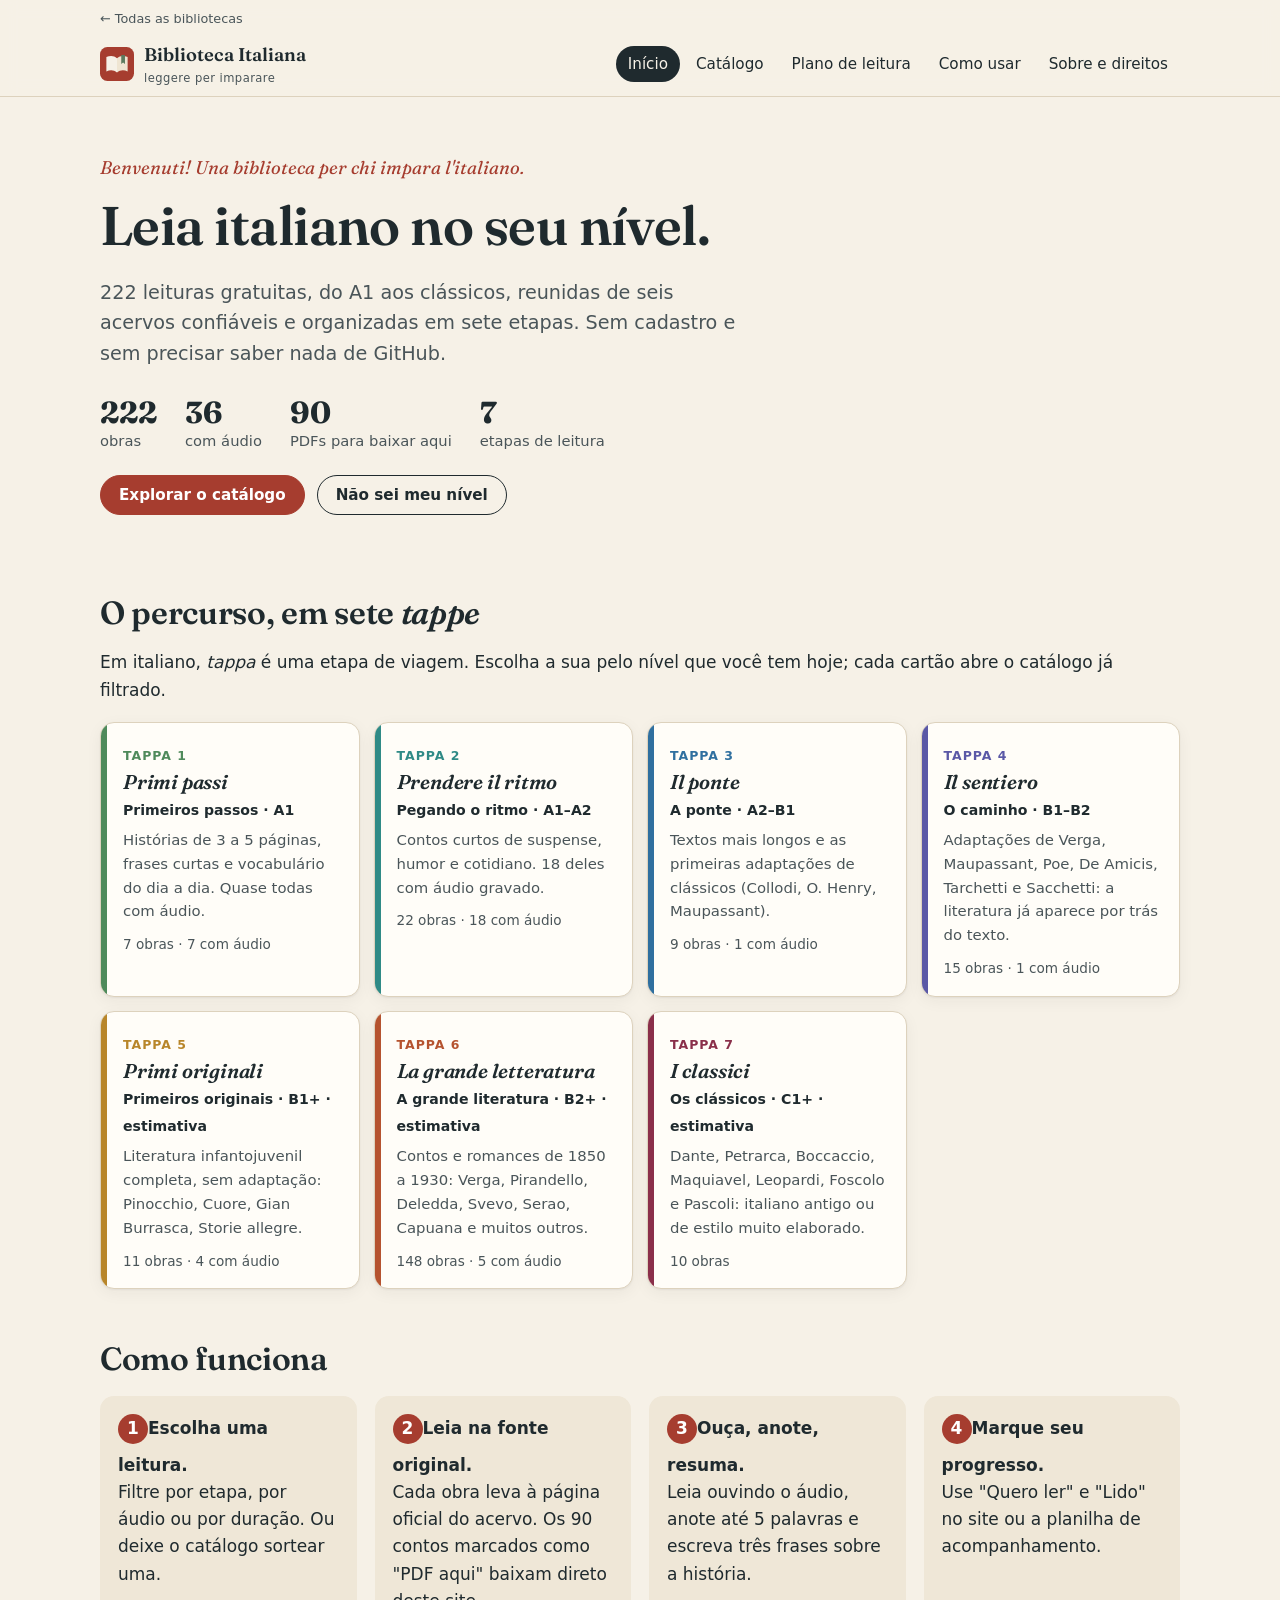
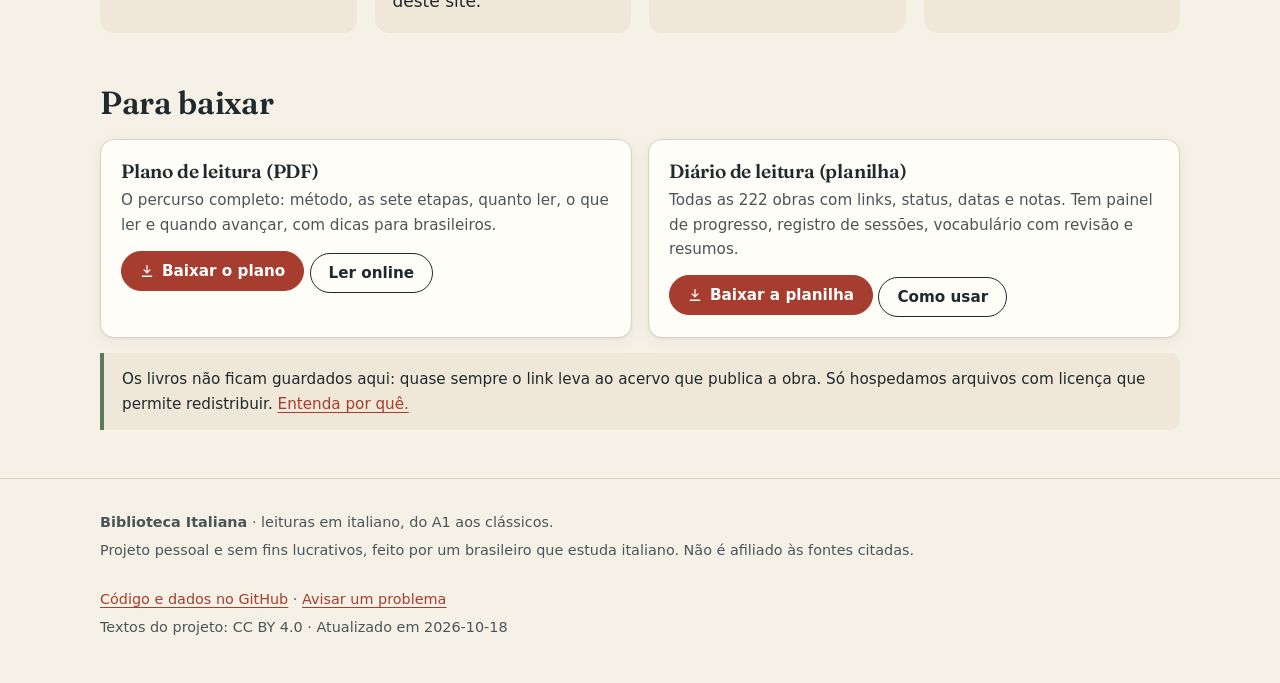
<file: docs/index.html>
<!doctype html>
<html lang="pt-BR">
<head>
<meta charset="utf-8">
<meta name="viewport" content="width=device-width, initial-scale=1">
<title>Biblioteca Italiana — leituras em italiano por nível, do A1 aos clássicos</title>
<meta name="description" content="222 leituras gratuitas em italiano organizadas por nível (A1 a C1): histórias graduadas com áudio, contos e clássicos. Com plano de leitura em PDF e planilha de acompanhamento.">
<link rel="canonical" href="https://oaleffemanuel.github.io/biblioteca-italiana/">
<meta property="og:url" content="https://oaleffemanuel.github.io/biblioteca-italiana/">
<meta property="og:type" content="website">
<meta property="og:site_name" content="Biblioteca Italiana">
<meta property="og:title" content="Biblioteca Italiana — leituras em italiano por nível, do A1 aos clássicos">
<meta property="og:description" content="222 leituras gratuitas em italiano organizadas por nível (A1 a C1): histórias graduadas com áudio, contos e clássicos. Com plano de leitura em PDF e planilha de acompanhamento.">
<meta property="og:image" content="https://oaleffemanuel.github.io/biblioteca-italiana/assets/og.png">
<meta property="og:locale" content="pt_BR">
<meta name="twitter:card" content="summary_large_image">
<meta name="theme-color" content="#a63d2f">
<link rel="icon" href="assets/favicon.svg" type="image/svg+xml">
<link rel="preconnect" href="https://fonts.googleapis.com">
<link rel="preconnect" href="https://fonts.gstatic.com" crossorigin>
<link href="https://fonts.googleapis.com/css2?family=Fraunces:ital,opsz,wght@0,9..144,500;0,9..144,600;1,9..144,500;1,9..144,600&display=swap" rel="stylesheet">
<link rel="stylesheet" href="assets/style.css?v=6dc48381">
<script type="application/ld+json">{"@context": "https://schema.org", "@type": "WebSite", "name": "Biblioteca Italiana", "url": "https://oaleffemanuel.github.io/biblioteca-italiana/", "inLanguage": "pt-BR", "description": "Catálogo gratuito de leituras em italiano organizadas por nível, do A1 à literatura clássica."}</script>
</head>
<body>
<a class="skip" href="#conteudo">Pular para o conteúdo</a>
<header class="site-header">
<div class="eco"><a href="https://lg.korium.co/">← Todas as bibliotecas</a></div>
<div class="wrap">
<a class="brand" href="./"><img src="assets/favicon.svg" alt="" width="34" height="34"><span>Biblioteca Italiana<small>leggere per imparare</small></span></a>
<button class="nav-toggle" type="button" id="nav-toggle" aria-expanded="false" aria-controls="menu" hidden>Menu</button>
<nav class="nav" id="menu" aria-label="Principal"><a href="./" aria-current="page">Início</a><a href="catalogo.html">Catálogo</a><a href="plano.html">Plano de leitura</a><a href="guia.html">Como usar</a><a href="sobre.html">Sobre e direitos</a></nav>
</div></header>
<main id="conteudo">
<section class="hero"><div class="wrap">
<p class="kicker">Benvenuti! Una biblioteca per chi impara l'italiano.</p>
<h1>Leia italiano no seu nível.</h1>
<p class="lead">222 leituras gratuitas, do A1 aos clássicos, reunidas de seis acervos confiáveis e organizadas em sete etapas. Sem cadastro e sem precisar saber nada de GitHub.</p>
<ul class="stats"><li><b>222</b>obras</li><li><b>36</b>com áudio</li><li><b>90</b>PDFs para baixar aqui</li><li><b>7</b>etapas de leitura</li></ul>
<div class="cta"><a class="btn accent" href="catalogo.html">Explorar o catálogo</a><a class="btn ghost" href="plano.html#onde-comecar">Não sei meu nível</a></div>
</div></section>
<section class="wrap"><h2>O percurso, em sete <i>tappe</i></h2>
<p>Em italiano, <i>tappa</i> é uma etapa de viagem. Escolha a sua pelo nível que você tem hoje; cada cartão abre o catálogo já filtrado.</p>
<div class="tappe"><a class="tappa c1" href="catalogo.html?tappa=1"><span class="num">Tappa 1</span><h3>Primi passi</h3><span class="lvl">Primeiros passos · A1</span><p>Histórias de 3 a 5 páginas, frases curtas e vocabulário do dia a dia. Quase todas com áudio.</p><div class="count">7 obras · 7 com áudio</div></a><a class="tappa c2" href="catalogo.html?tappa=2"><span class="num">Tappa 2</span><h3>Prendere il ritmo</h3><span class="lvl">Pegando o ritmo · A1–A2</span><p>Contos curtos de suspense, humor e cotidiano. 18 deles com áudio gravado.</p><div class="count">22 obras · 18 com áudio</div></a><a class="tappa c3" href="catalogo.html?tappa=3"><span class="num">Tappa 3</span><h3>Il ponte</h3><span class="lvl">A ponte · A2–B1</span><p>Textos mais longos e as primeiras adaptações de clássicos (Collodi, O. Henry, Maupassant).</p><div class="count">9 obras · 1 com áudio</div></a><a class="tappa c4" href="catalogo.html?tappa=4"><span class="num">Tappa 4</span><h3>Il sentiero</h3><span class="lvl">O caminho · B1–B2</span><p>Adaptações de Verga, Maupassant, Poe, De Amicis, Tarchetti e Sacchetti: a literatura já aparece por trás do texto.</p><div class="count">15 obras · 1 com áudio</div></a><a class="tappa c5" href="catalogo.html?tappa=5"><span class="num">Tappa 5</span><h3>Primi originali</h3><span class="lvl">Primeiros originais · B1+ · estimativa</span><p>Literatura infantojuvenil completa, sem adaptação: Pinocchio, Cuore, Gian Burrasca, Storie allegre.</p><div class="count">11 obras · 4 com áudio</div></a><a class="tappa c6" href="catalogo.html?tappa=6"><span class="num">Tappa 6</span><h3>La grande letteratura</h3><span class="lvl">A grande literatura · B2+ · estimativa</span><p>Contos e romances de 1850 a 1930: Verga, Pirandello, Deledda, Svevo, Serao, Capuana e muitos outros.</p><div class="count">148 obras · 5 com áudio</div></a><a class="tappa c7" href="catalogo.html?tappa=7"><span class="num">Tappa 7</span><h3>I classici</h3><span class="lvl">Os clássicos · C1+ · estimativa</span><p>Dante, Petrarca, Boccaccio, Maquiavel, Leopardi, Foscolo e Pascoli: italiano antigo ou de estilo muito elaborado.</p><div class="count">10 obras</div></a></div>
</section>
<section class="wrap"><h2>Como funciona</h2>
<ol class="steps">
<li><b>Escolha uma leitura.</b><br>Filtre por etapa, por áudio ou por duração. Ou deixe o catálogo sortear uma.</li>
<li><b>Leia na fonte original.</b><br>Cada obra leva à página oficial do acervo. Os 90 contos marcados como "PDF aqui" baixam direto deste site.</li>
<li><b>Ouça, anote, resuma.</b><br>Leia ouvindo o áudio, anote até 5 palavras e escreva três frases sobre a história.</li>
<li><b>Marque seu progresso.</b><br>Use "Quero ler" e "Lido" no site ou a planilha de acompanhamento.</li>
</ol></section>
<section class="wrap"><h2>Para baixar</h2>
<div class="downloads">
<div class="dl"><h3>Plano de leitura (PDF)</h3><p>O percurso completo: método, as sete etapas, quanto ler, o que ler e quando avançar, com dicas para brasileiros.</p><a class="btn accent" href="downloads/plano-de-leitura-biblioteca-italiana.pdf" download><svg aria-hidden="true" width="14" height="14" viewBox="0 0 24 24" fill="none" stroke="currentColor" stroke-width="2.2" stroke-linecap="round"><path d="M12 3v12m0 0-5-5m5 5 5-5M4 21h16"/></svg> Baixar o plano</a> <a class="btn ghost" href="plano.html">Ler online</a></div>
<div class="dl"><h3>Diário de leitura (planilha)</h3><p>Todas as 222 obras com links, status, datas e notas. Tem painel de progresso, registro de sessões, vocabulário com revisão e resumos.</p><a class="btn accent" href="downloads/diario-de-leitura-biblioteca-italiana.xlsx" download><svg aria-hidden="true" width="14" height="14" viewBox="0 0 24 24" fill="none" stroke="currentColor" stroke-width="2.2" stroke-linecap="round"><path d="M12 3v12m0 0-5-5m5 5 5-5M4 21h16"/></svg> Baixar a planilha</a> <a class="btn ghost" href="guia.html#planilha">Como usar</a></div>
</div>
<p class="note">Os livros não ficam guardados aqui: quase sempre o link leva ao acervo que publica a obra. Só hospedamos arquivos com licença que permite redistribuir. <a href="sobre.html#direitos">Entenda por quê.</a></p>
</section>
</main>
<footer class="site-footer"><div class="wrap">
<div><p><b>Biblioteca Italiana</b> · leituras em italiano, do A1 aos clássicos.</p>
<p>Projeto pessoal e sem fins lucrativos, feito por um brasileiro que estuda italiano. Não é afiliado às fontes citadas.</p></div>
<div><p><a href="https://github.com/oaleffemanuel/biblioteca-italiana">Código e dados no GitHub</a> · <a href="https://github.com/oaleffemanuel/biblioteca-italiana/issues">Avisar um problema</a></p>
<p>Textos do projeto: CC BY 4.0 · Atualizado em 2026-10-18</p></div>
</div></footer>
<script src="assets/app.js?v=6dc48381" defer></script>
</body>
</html>
</file>
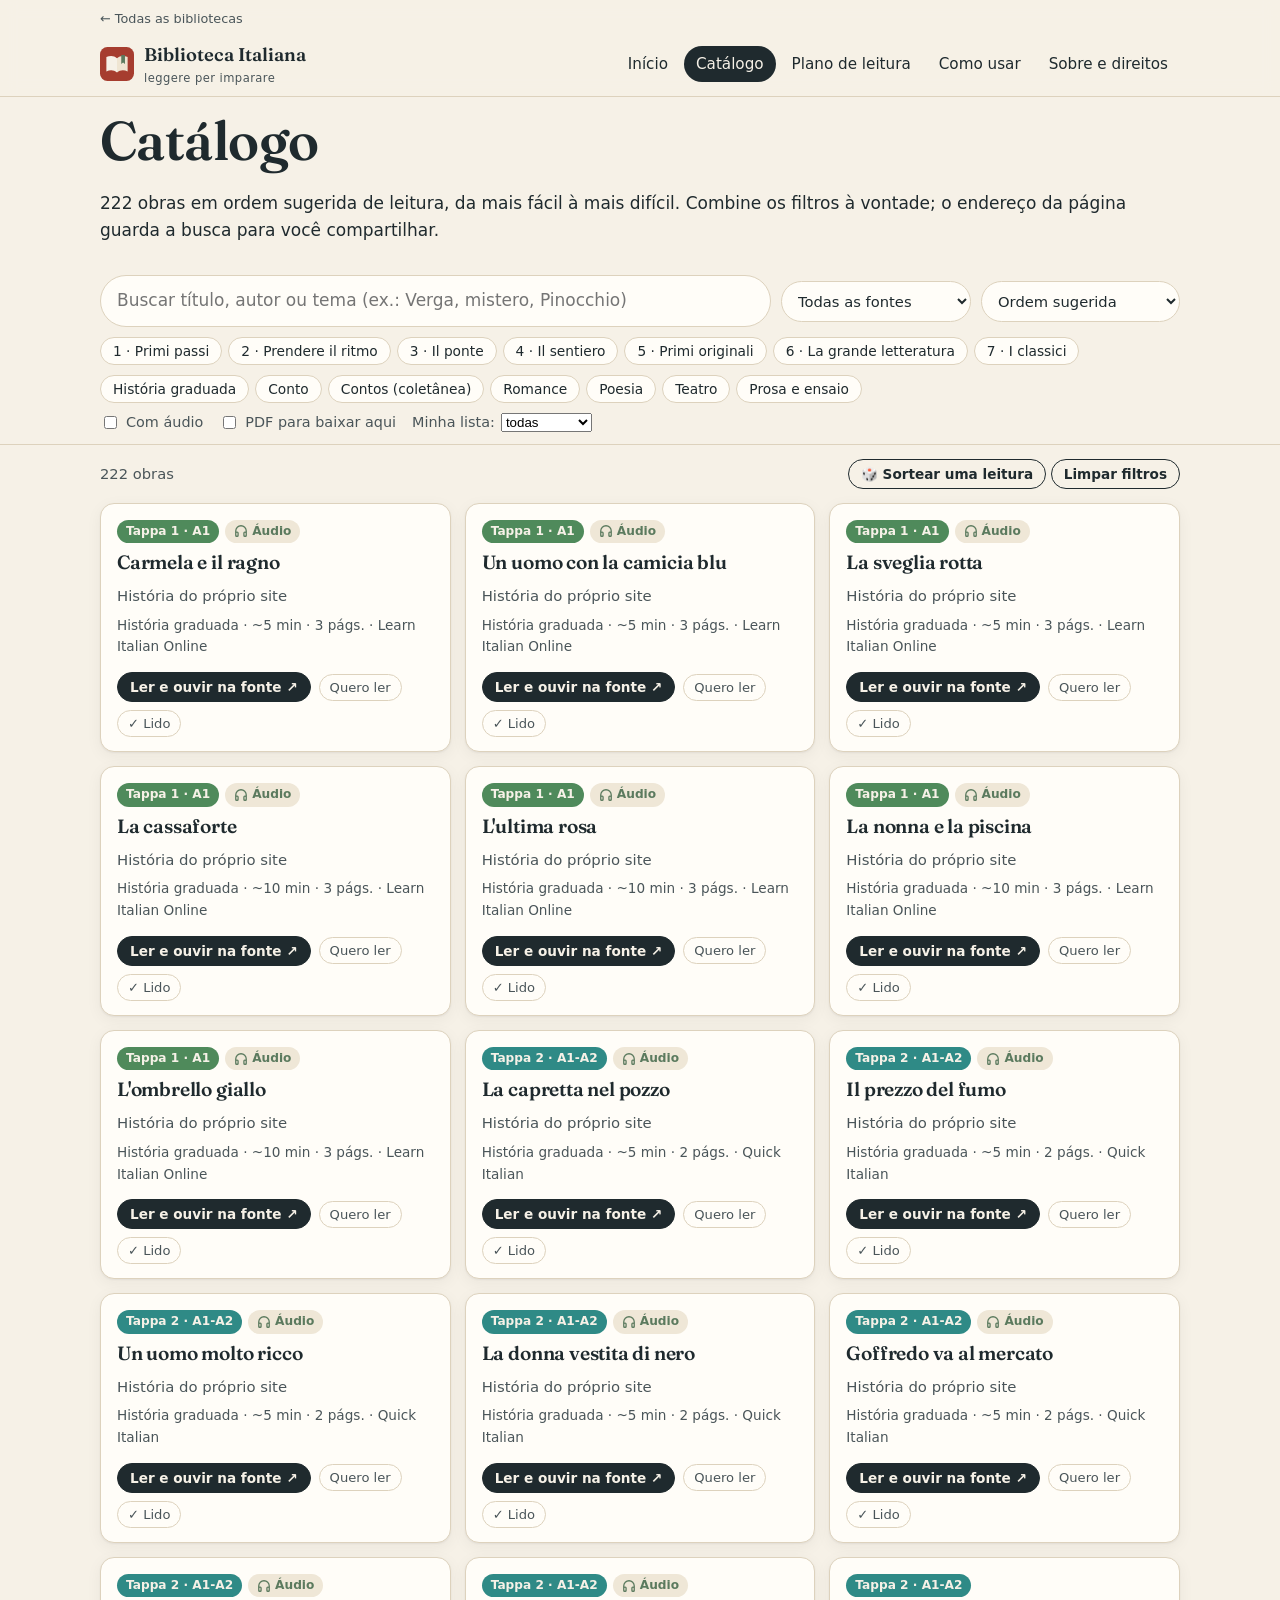
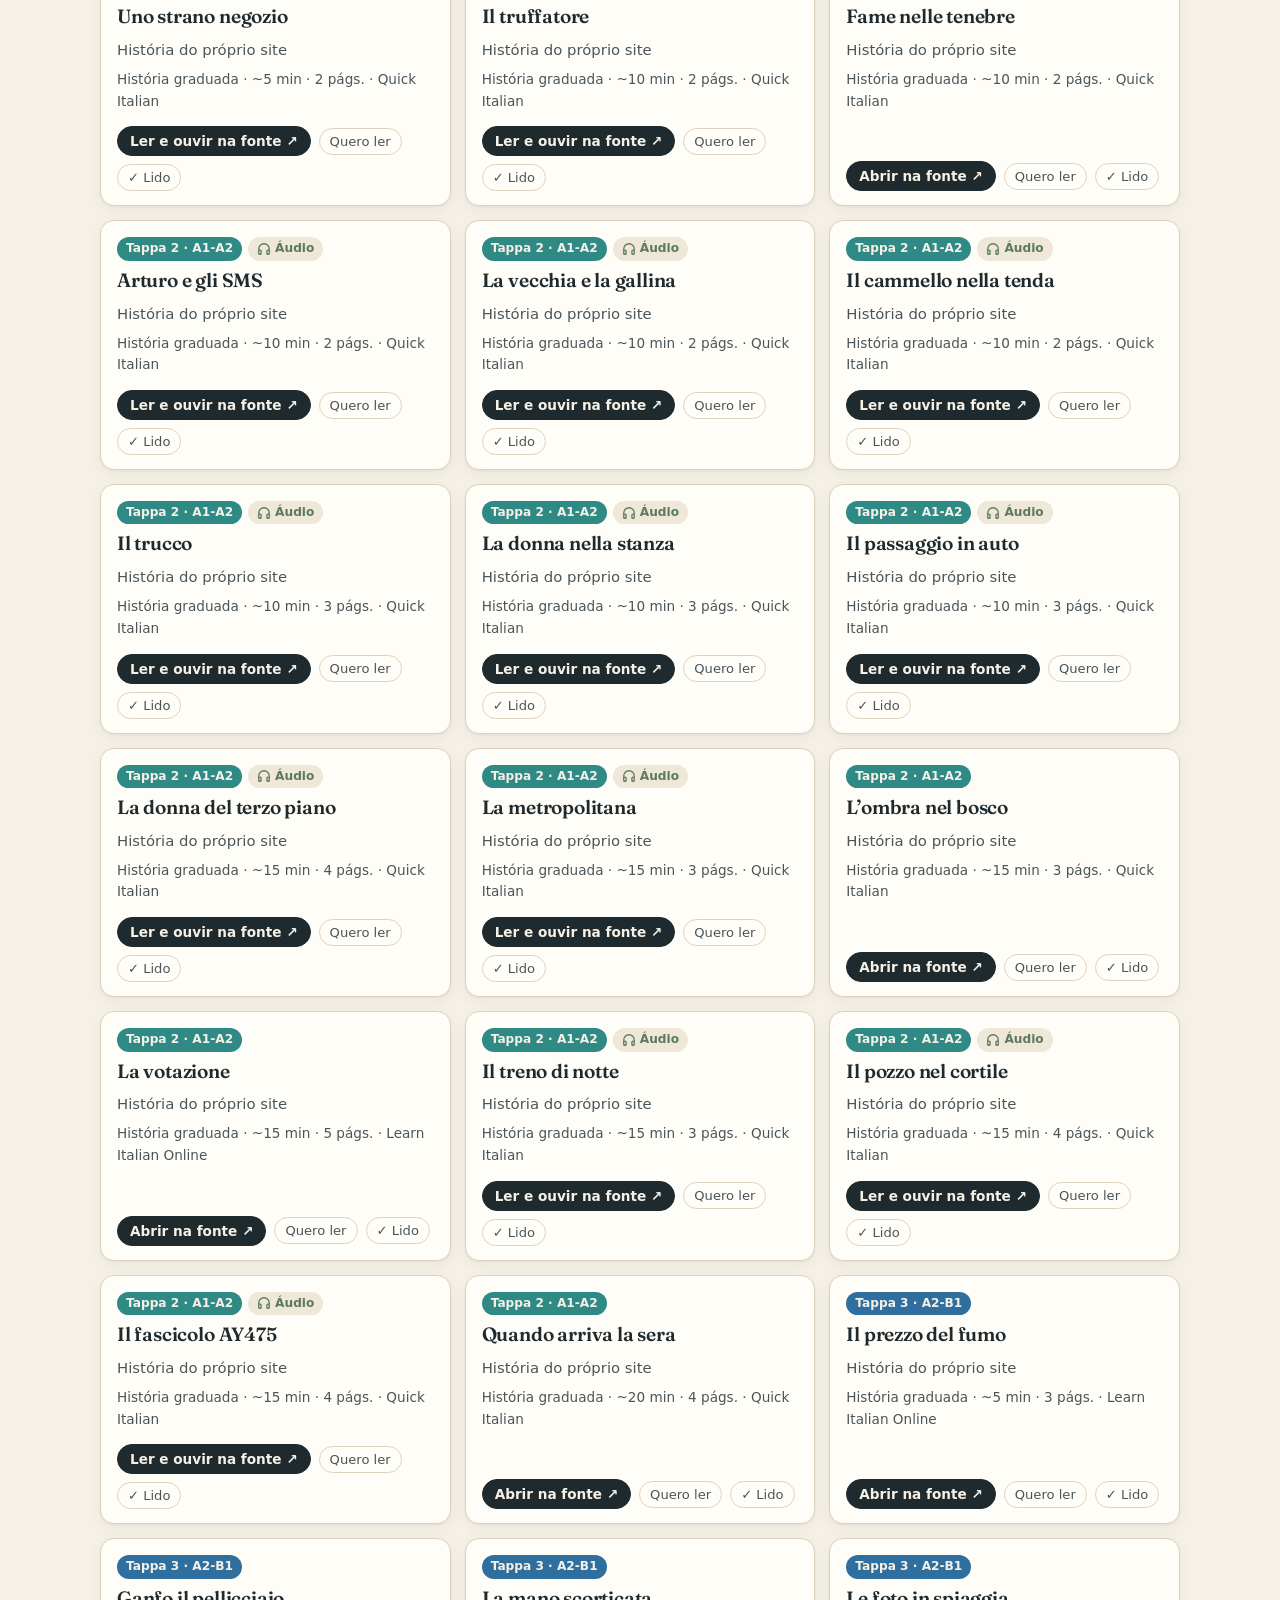
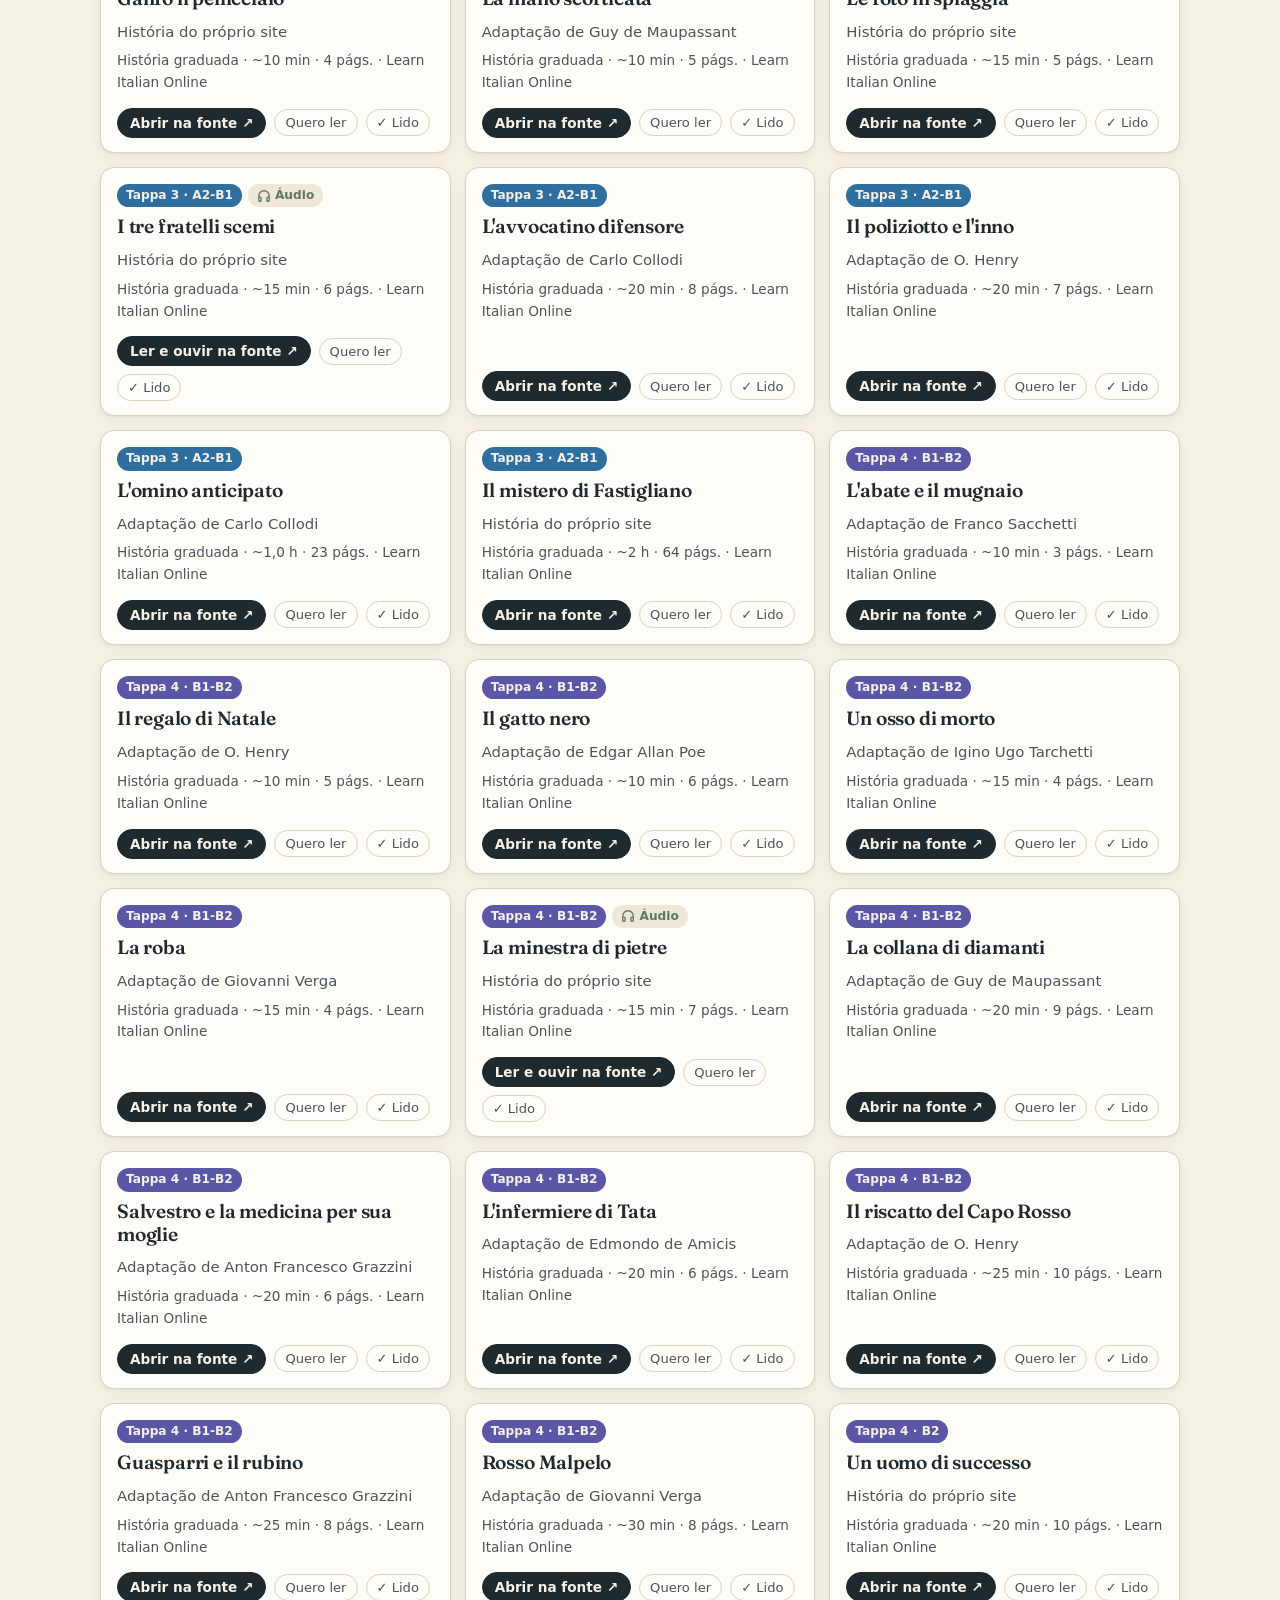
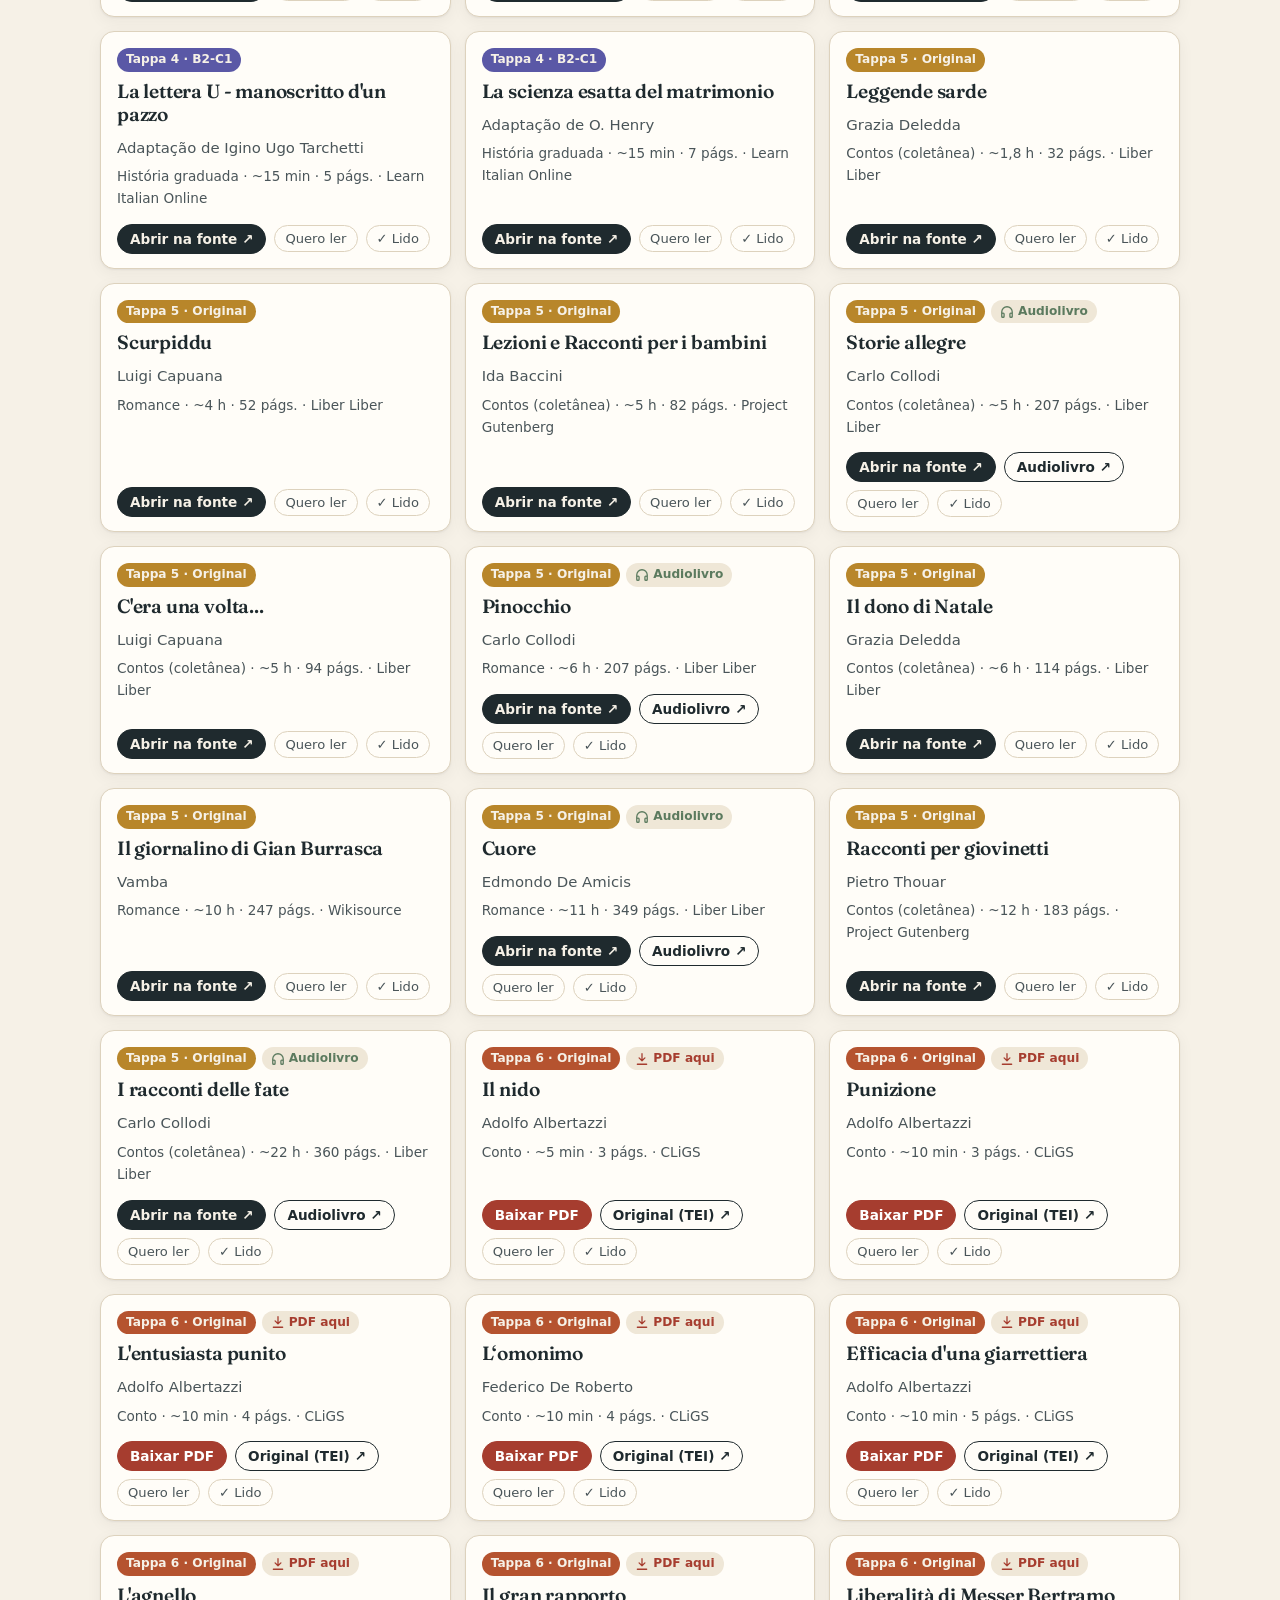
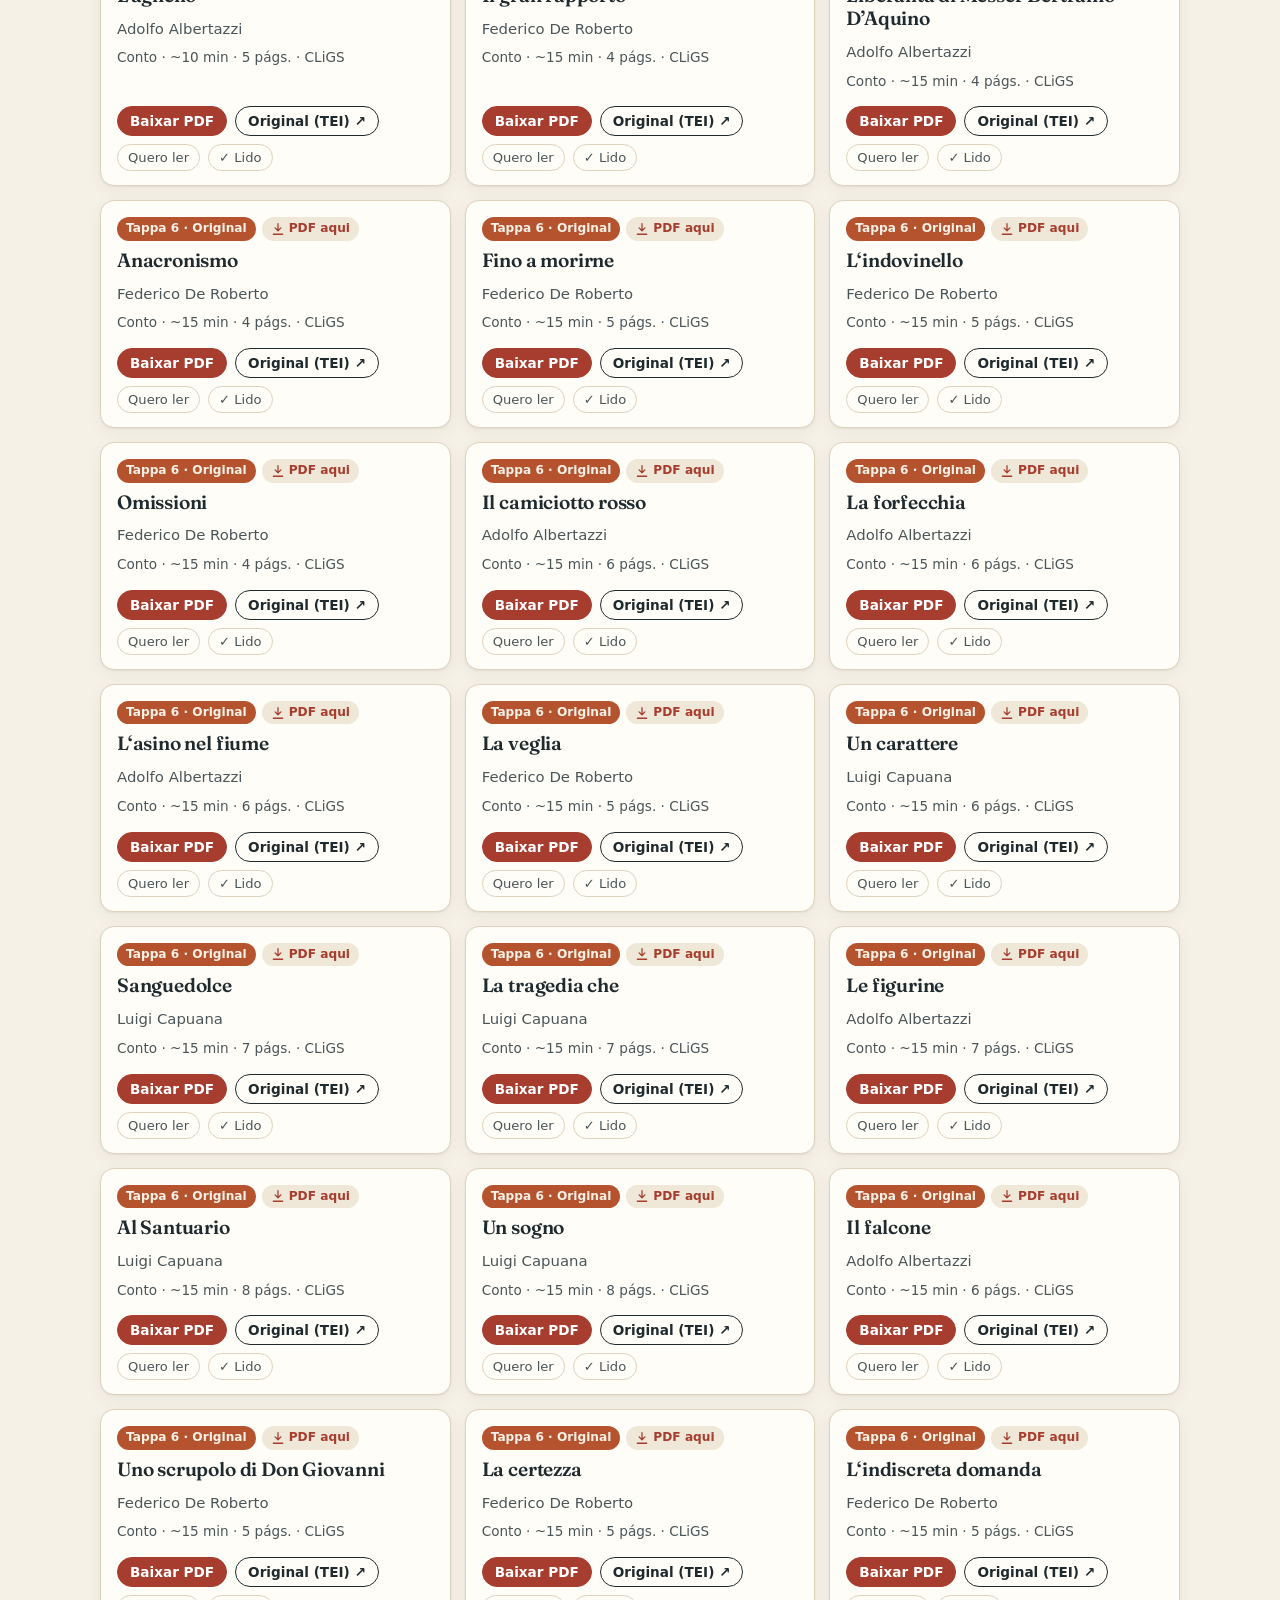
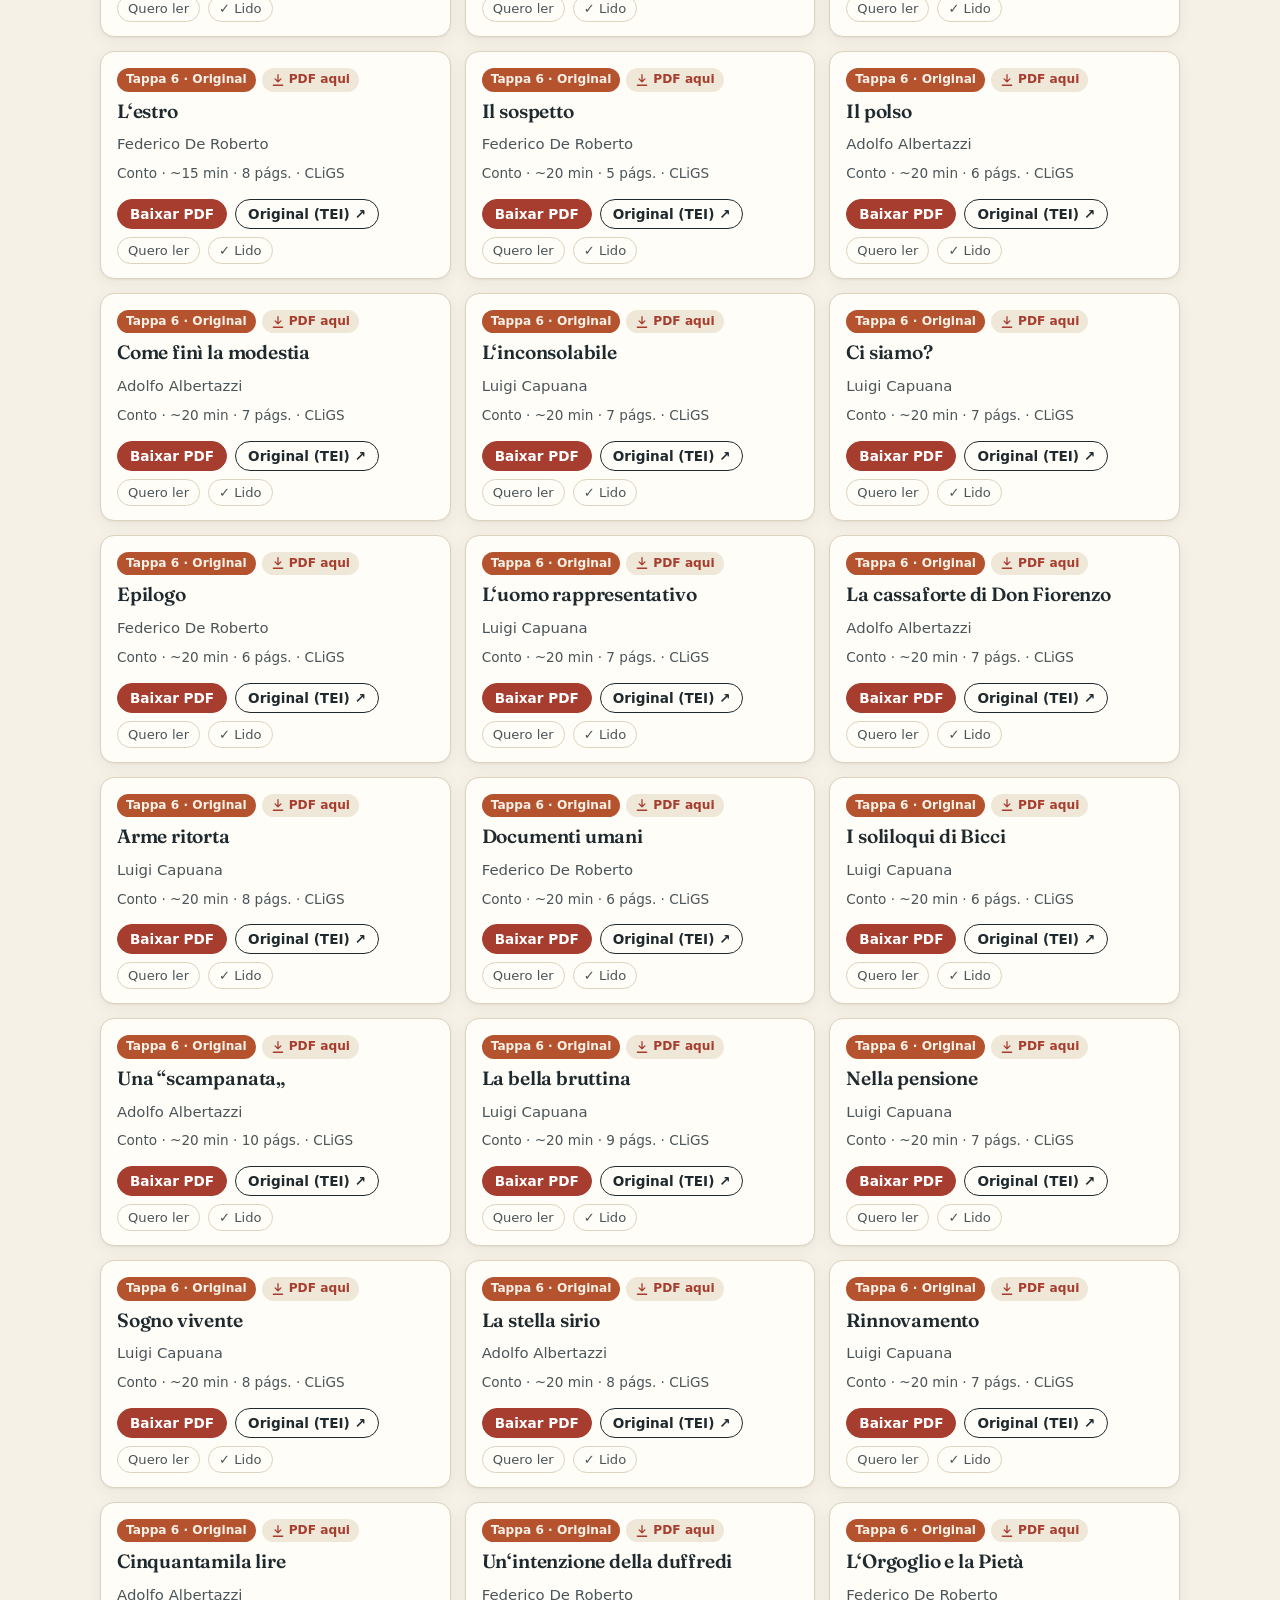
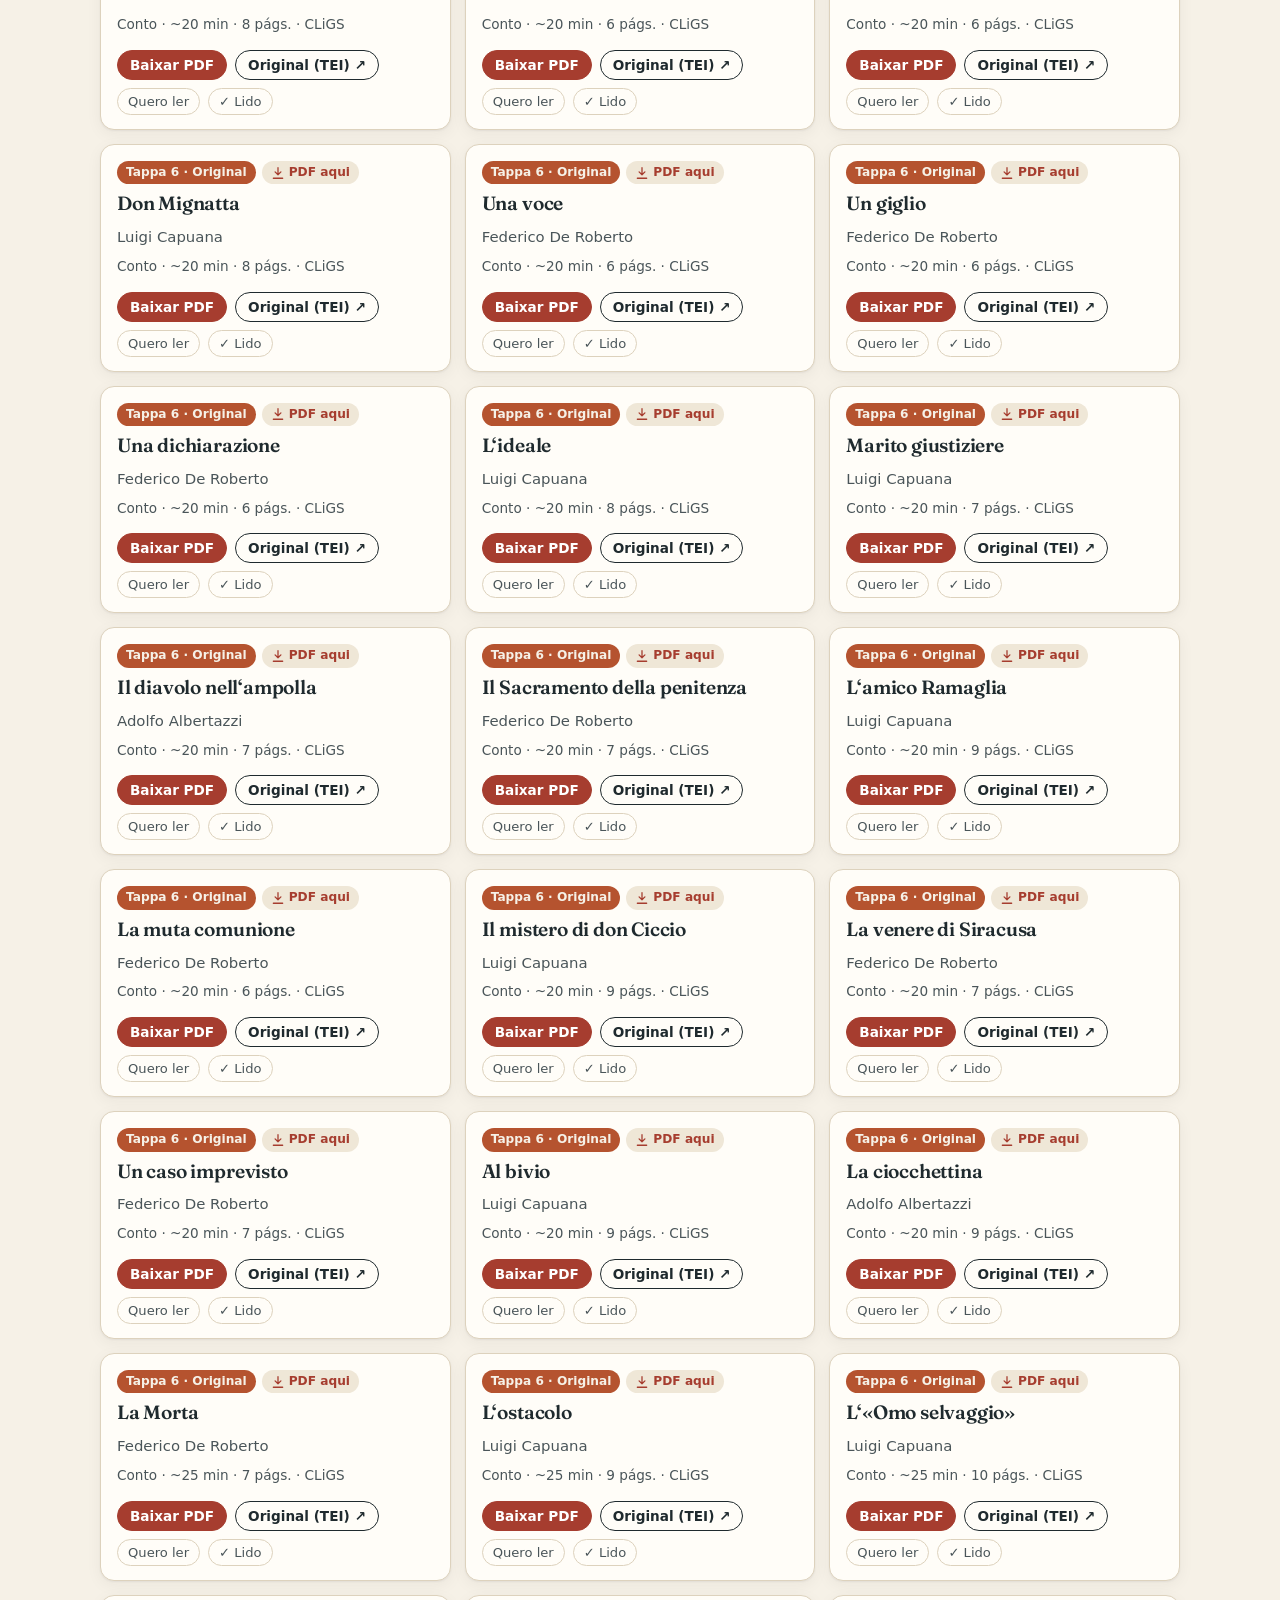
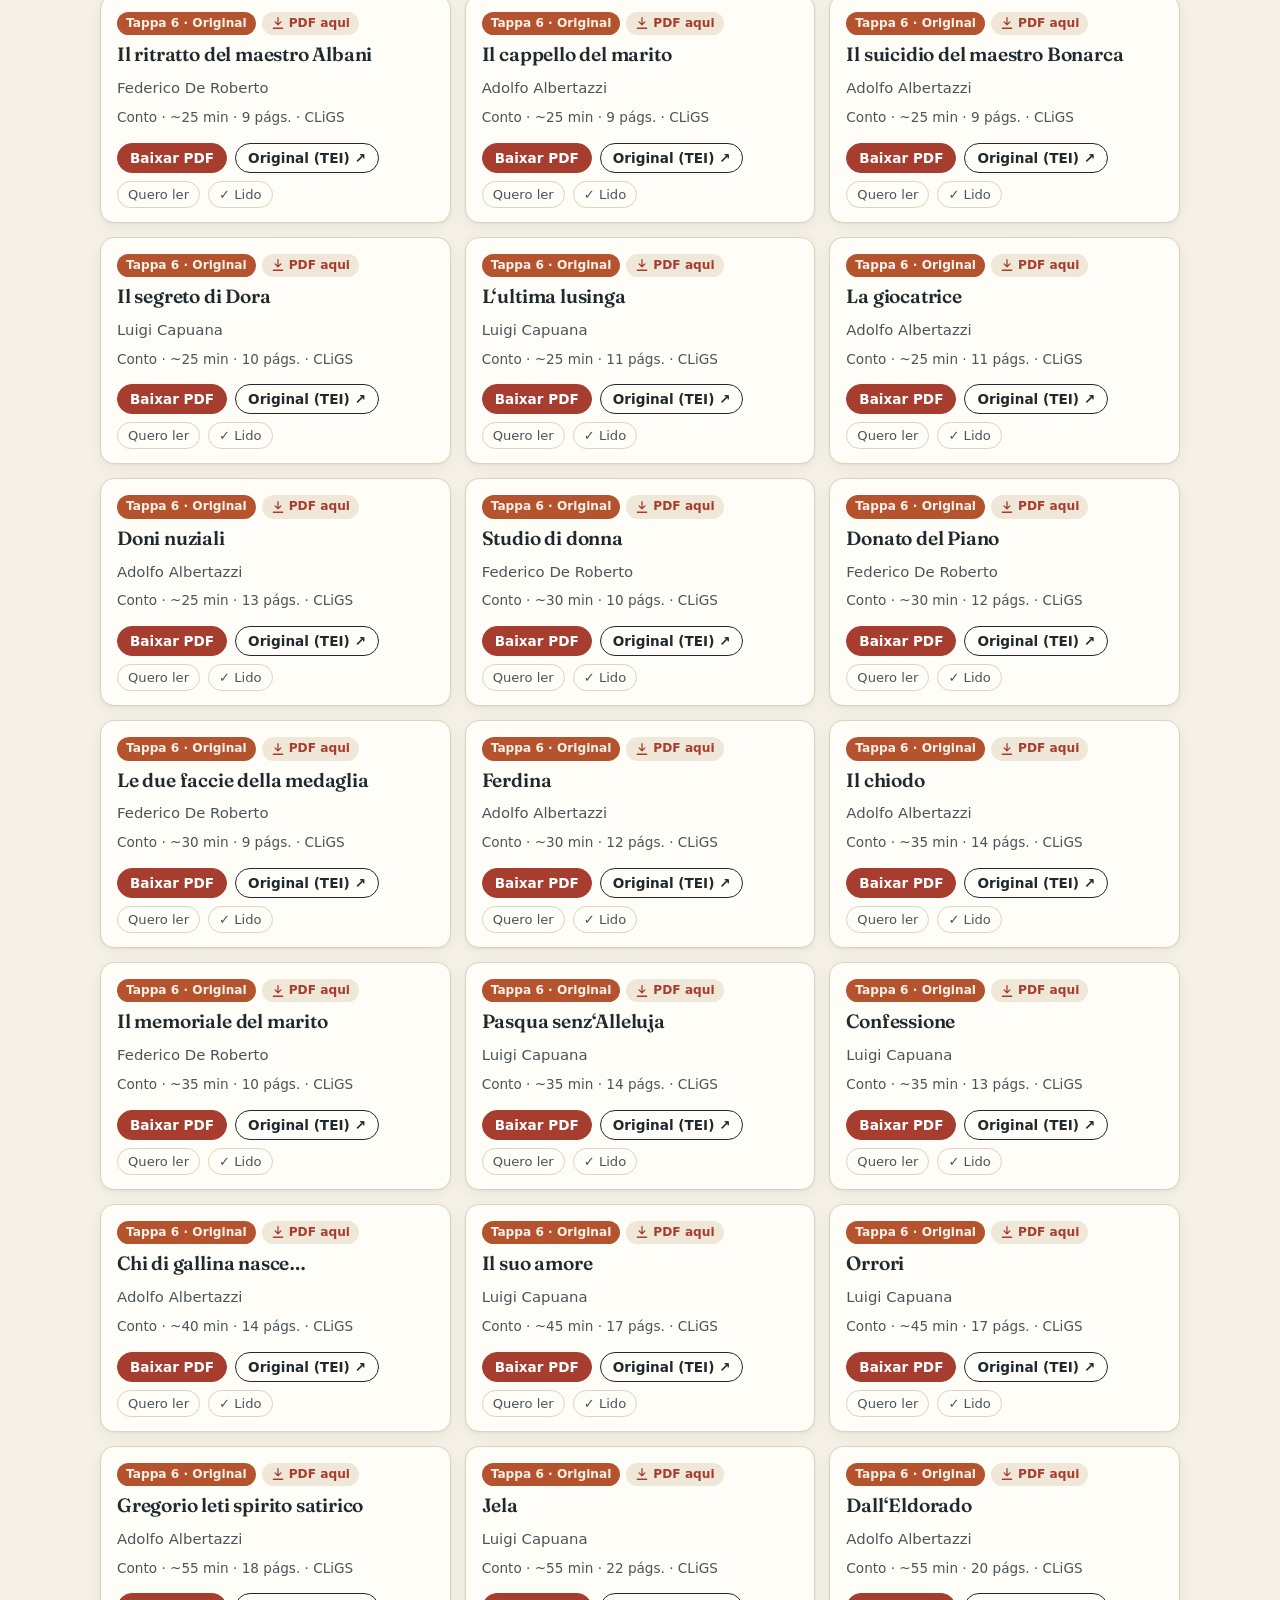
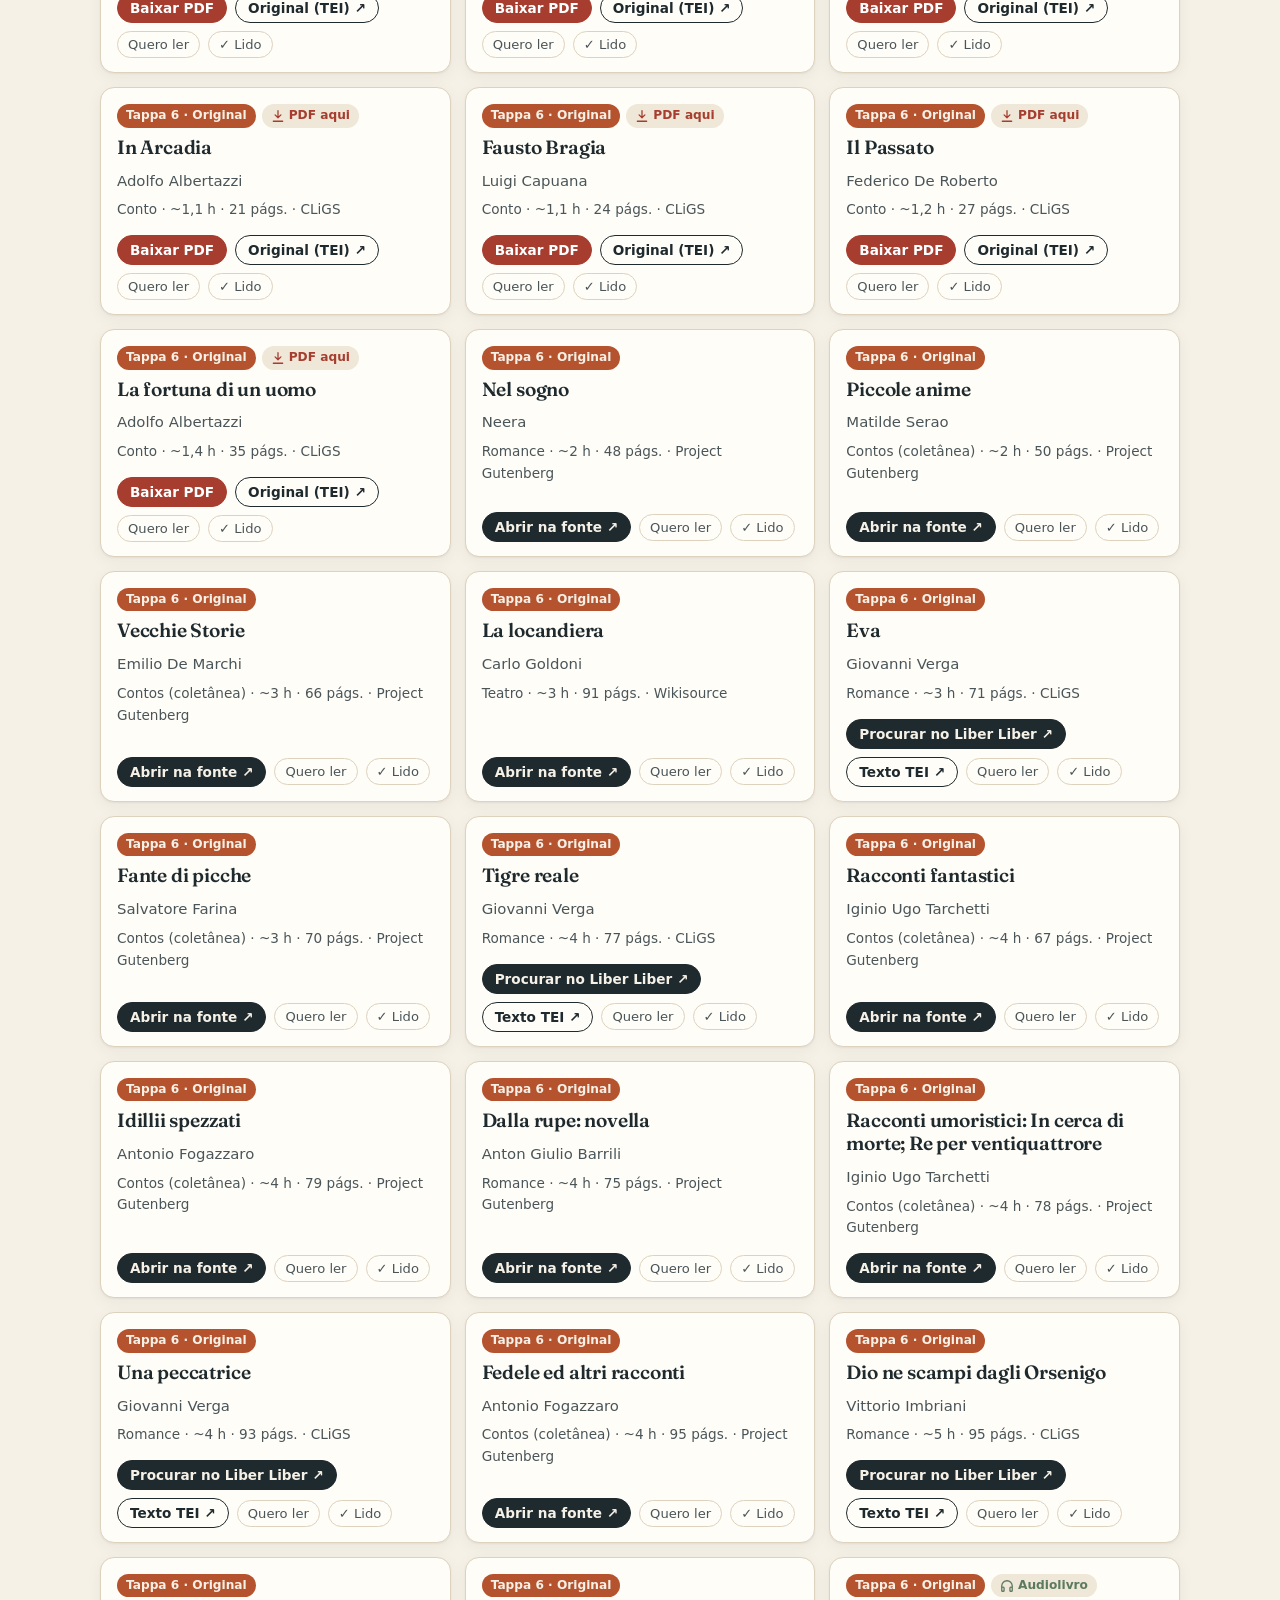
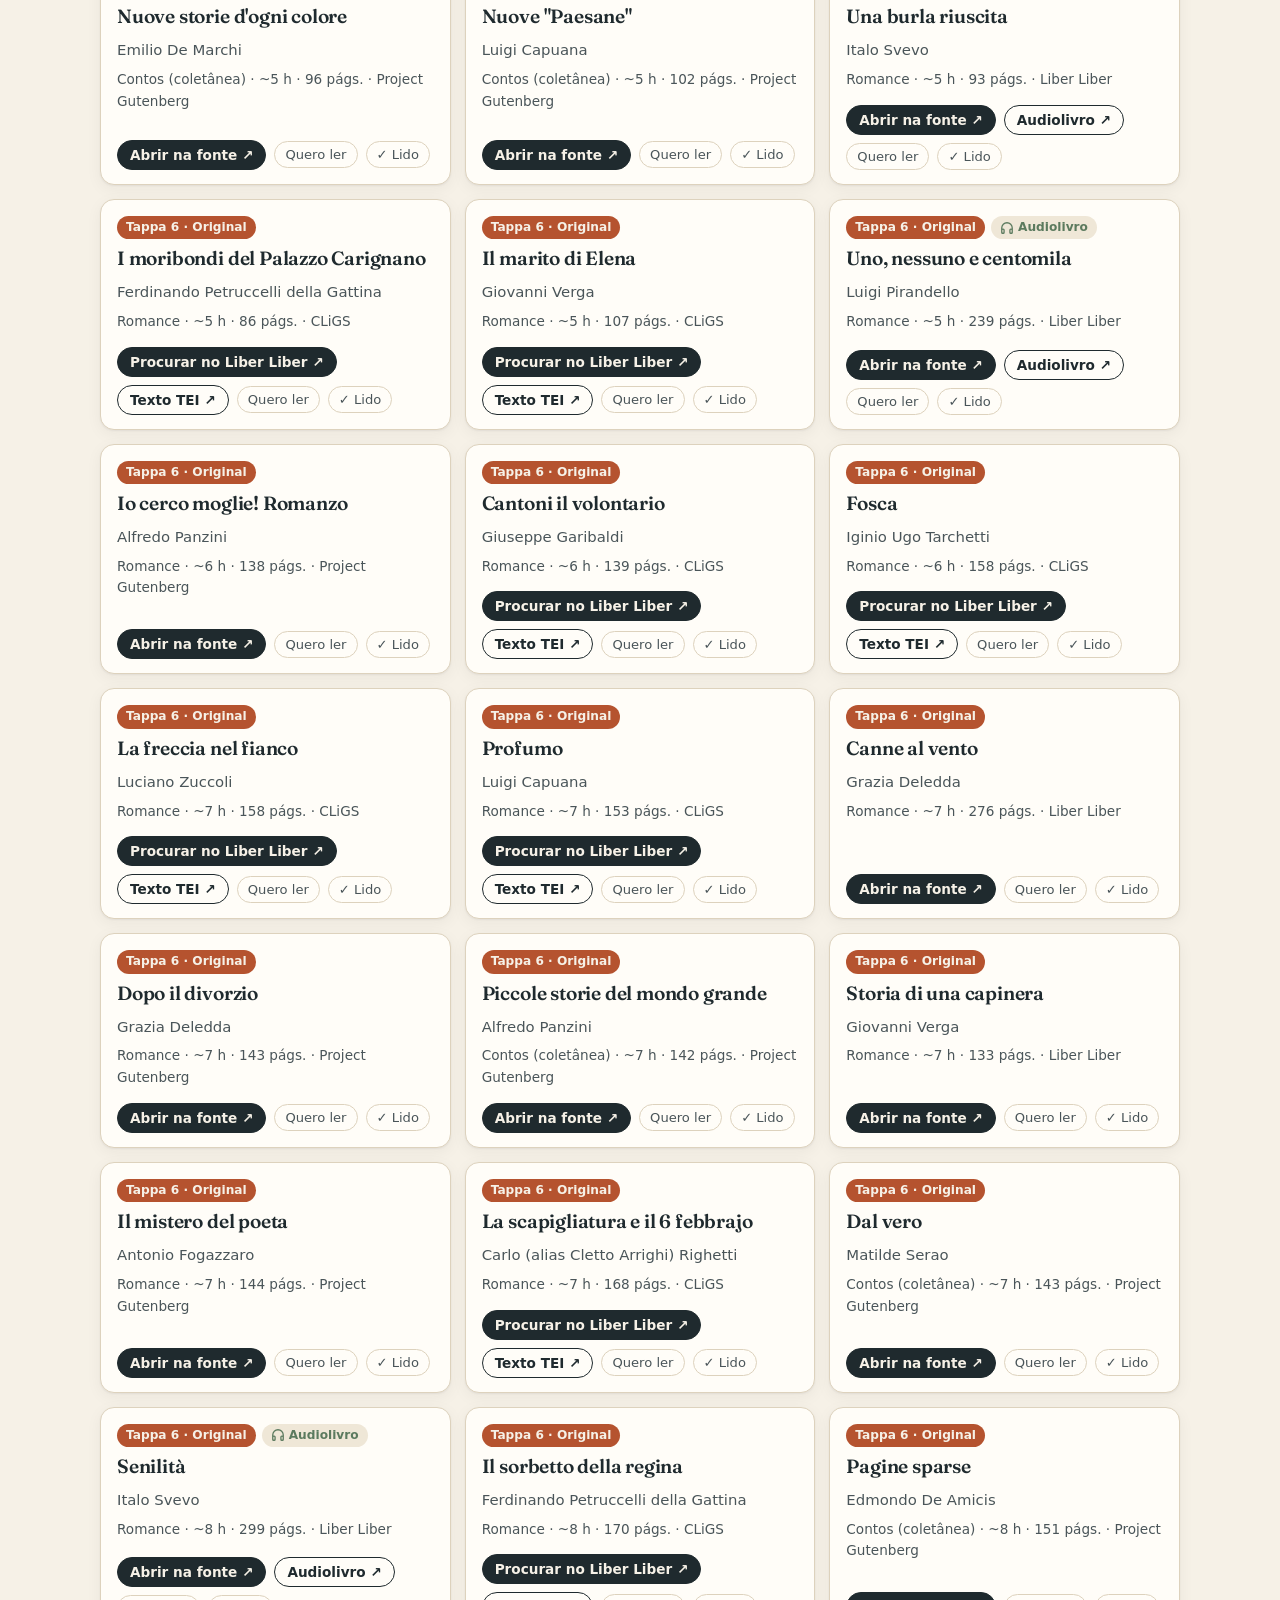
<file: docs/catalogo.html>
<!doctype html>
<html lang="pt-BR">
<head>
<meta charset="utf-8">
<meta name="viewport" content="width=device-width, initial-scale=1">
<title>Catálogo de leituras em italiano por nível · Biblioteca Italiana</title>
<meta name="description" content="Catálogo com 222 leituras em italiano: filtre por nível (A1 a C1), áudio, duração e forma. Histórias graduadas, contos e romances clássicos com links para as fontes oficiais.">
<link rel="canonical" href="https://oaleffemanuel.github.io/biblioteca-italiana/catalogo.html">
<meta property="og:url" content="https://oaleffemanuel.github.io/biblioteca-italiana/catalogo.html">
<meta property="og:type" content="website">
<meta property="og:site_name" content="Biblioteca Italiana">
<meta property="og:title" content="Catálogo de leituras em italiano por nível · Biblioteca Italiana">
<meta property="og:description" content="Catálogo com 222 leituras em italiano: filtre por nível (A1 a C1), áudio, duração e forma. Histórias graduadas, contos e romances clássicos com links para as fontes oficiais.">
<meta property="og:image" content="https://oaleffemanuel.github.io/biblioteca-italiana/assets/og.png">
<meta property="og:locale" content="pt_BR">
<meta name="twitter:card" content="summary_large_image">
<meta name="theme-color" content="#a63d2f">
<link rel="icon" href="assets/favicon.svg" type="image/svg+xml">
<link rel="preconnect" href="https://fonts.googleapis.com">
<link rel="preconnect" href="https://fonts.gstatic.com" crossorigin>
<link href="https://fonts.googleapis.com/css2?family=Fraunces:ital,opsz,wght@0,9..144,500;0,9..144,600;1,9..144,500;1,9..144,600&display=swap" rel="stylesheet">
<link rel="stylesheet" href="assets/style.css?v=6dc48381">
</head>
<body>
<a class="skip" href="#conteudo">Pular para o conteúdo</a>
<header class="site-header">
<div class="eco"><a href="https://lg.korium.co/">← Todas as bibliotecas</a></div>
<div class="wrap">
<a class="brand" href="./"><img src="assets/favicon.svg" alt="" width="34" height="34"><span>Biblioteca Italiana<small>leggere per imparare</small></span></a>
<button class="nav-toggle" type="button" id="nav-toggle" aria-expanded="false" aria-controls="menu" hidden>Menu</button>
<nav class="nav" id="menu" aria-label="Principal"><a href="./">Início</a><a href="catalogo.html" aria-current="page">Catálogo</a><a href="plano.html">Plano de leitura</a><a href="guia.html">Como usar</a><a href="sobre.html">Sobre e direitos</a></nav>
</div></header>
<main id="conteudo">
<div class="wrap"><h1>Catálogo</h1>
<p>222 obras em ordem sugerida de leitura, da mais fácil à mais difícil. Combine os filtros à vontade; o endereço da página guarda a busca para você compartilhar.</p></div>
<div class="filters"><div class="wrap">
<div class="search">
<label class="sr" for="q" hidden>Buscar</label>
<input id="q" type="search" placeholder="Buscar título, autor ou tema (ex.: Verga, mistero, Pinocchio)" autocomplete="off">
<select id="fonte" aria-label="Fonte"><option value="">Todas as fontes</option><option>CLiGS</option><option>Learn Italian Online</option><option>Liber Liber</option><option>Project Gutenberg</option><option>Quick Italian</option><option>Wikisource</option></select>
<select id="ordem" aria-label="Ordenar"><option value="sugerida">Ordem sugerida</option><option value="curtas">Mais curtas primeiro</option><option value="longas">Mais longas primeiro</option><option value="titulo">Título (A–Z)</option></select>
</div>
<button type="button" class="filters-toggle" id="filtros-botao" aria-expanded="true" aria-controls="filtros-mais" hidden>Mais filtros</button>
<div class="filters-more" id="filtros-mais">
<div class="chips" role="group" aria-label="Etapa"><button type="button" class="chip-btn c1" data-group="tappa" data-value="1" aria-pressed="false">1 · Primi passi</button><button type="button" class="chip-btn c2" data-group="tappa" data-value="2" aria-pressed="false">2 · Prendere il ritmo</button><button type="button" class="chip-btn c3" data-group="tappa" data-value="3" aria-pressed="false">3 · Il ponte</button><button type="button" class="chip-btn c4" data-group="tappa" data-value="4" aria-pressed="false">4 · Il sentiero</button><button type="button" class="chip-btn c5" data-group="tappa" data-value="5" aria-pressed="false">5 · Primi originali</button><button type="button" class="chip-btn c6" data-group="tappa" data-value="6" aria-pressed="false">6 · La grande letteratura</button><button type="button" class="chip-btn c7" data-group="tappa" data-value="7" aria-pressed="false">7 · I classici</button></div>
<div class="chips" role="group" aria-label="Forma"><button type="button" class="chip-btn" data-group="forma" data-value="História graduada" aria-pressed="false">História graduada</button><button type="button" class="chip-btn" data-group="forma" data-value="Conto" aria-pressed="false">Conto</button><button type="button" class="chip-btn" data-group="forma" data-value="Contos (coletânea)" aria-pressed="false">Contos (coletânea)</button><button type="button" class="chip-btn" data-group="forma" data-value="Romance" aria-pressed="false">Romance</button><button type="button" class="chip-btn" data-group="forma" data-value="Poesia" aria-pressed="false">Poesia</button><button type="button" class="chip-btn" data-group="forma" data-value="Teatro" aria-pressed="false">Teatro</button><button type="button" class="chip-btn" data-group="forma" data-value="Prosa e ensaio" aria-pressed="false">Prosa e ensaio</button></div>
<div class="toggles">
<label><input type="checkbox" id="f-audio"> Com áudio</label>
<label><input type="checkbox" id="f-pdf"> PDF para baixar aqui</label>
<label>Minha lista: <select id="lista"><option value="">todas</option><option value="quero">quero ler</option><option value="lido">já li</option><option value="nao-lido">ainda não li</option></select></label>
</div></div></div></div>
<div class="wrap">
<div class="result-bar"><span id="count" aria-live="polite">222 obras</span>
<span><button type="button" class="btn small ghost" id="sorteio">🎲 Sortear uma leitura</button> <button type="button" class="btn small ghost" id="limpar">Limpar filtros</button></span></div>
<div class="grid" id="grid"><article class="obra c1" id="learn-italian-online-carmela-e-il-ragno" data-i="0" data-tappa="1" data-forma="História graduada" data-fonte="Learn Italian Online" data-audio="1" data-pdf="0" data-min="5" data-t="Carmela e il ragno" data-q="carmela e il ragno learn italian online historia graduada a1 realista"><div class="top"><span class="tag t">Tappa 1 · A1</span><span class="tag audio"><svg aria-hidden="true" width="14" height="14" viewBox="0 0 24 24" fill="none" stroke="currentColor" stroke-width="2.2" stroke-linecap="round"><path d="M3 14v-2a9 9 0 0 1 18 0v2"/><rect x="3" y="14" width="4" height="7" rx="1.5"/><rect x="17" y="14" width="4" height="7" rx="1.5"/></svg> Áudio</span></div><h3>Carmela e il ragno</h3><p class="autor">História do próprio site</p><p class="meta">História graduada · ~5 min · 3 págs. · Learn Italian Online</p><div class="acts"><a class="btn small" href="https://learn-italian-online.net/resources/italian-short-stories/1110-carmela-e-il-ragno.html" target="_blank" rel="noopener">Ler e ouvir na fonte ↗</a><button type="button" class="mark want" data-kind="quero" aria-pressed="false">Quero ler</button><button type="button" class="mark" data-kind="lido" aria-pressed="false">✓ Lido</button></div></article><article class="obra c1" id="learn-italian-online-un-uomo-con-la-camicia-blu" data-i="1" data-tappa="1" data-forma="História graduada" data-fonte="Learn Italian Online" data-audio="1" data-pdf="0" data-min="5" data-t="Un uomo con la camicia blu" data-q="un uomo con la camicia blu learn italian online historia graduada a1 realista humor"><div class="top"><span class="tag t">Tappa 1 · A1</span><span class="tag audio"><svg aria-hidden="true" width="14" height="14" viewBox="0 0 24 24" fill="none" stroke="currentColor" stroke-width="2.2" stroke-linecap="round"><path d="M3 14v-2a9 9 0 0 1 18 0v2"/><rect x="3" y="14" width="4" height="7" rx="1.5"/><rect x="17" y="14" width="4" height="7" rx="1.5"/></svg> Áudio</span></div><h3>Un uomo con la camicia blu</h3><p class="autor">História do próprio site</p><p class="meta">História graduada · ~5 min · 3 págs. · Learn Italian Online</p><div class="acts"><a class="btn small" href="https://learn-italian-online.net/resources/italian-short-stories/1108-un-uomo-con-la-camicia-bl.html" target="_blank" rel="noopener">Ler e ouvir na fonte ↗</a><button type="button" class="mark want" data-kind="quero" aria-pressed="false">Quero ler</button><button type="button" class="mark" data-kind="lido" aria-pressed="false">✓ Lido</button></div></article><article class="obra c1" id="learn-italian-online-la-sveglia-rotta" data-i="2" data-tappa="1" data-forma="História graduada" data-fonte="Learn Italian Online" data-audio="1" data-pdf="0" data-min="5" data-t="La sveglia rotta" data-q="la sveglia rotta learn italian online historia graduada a1 realista"><div class="top"><span class="tag t">Tappa 1 · A1</span><span class="tag audio"><svg aria-hidden="true" width="14" height="14" viewBox="0 0 24 24" fill="none" stroke="currentColor" stroke-width="2.2" stroke-linecap="round"><path d="M3 14v-2a9 9 0 0 1 18 0v2"/><rect x="3" y="14" width="4" height="7" rx="1.5"/><rect x="17" y="14" width="4" height="7" rx="1.5"/></svg> Áudio</span></div><h3>La sveglia rotta</h3><p class="autor">História do próprio site</p><p class="meta">História graduada · ~5 min · 3 págs. · Learn Italian Online</p><div class="acts"><a class="btn small" href="https://learn-italian-online.net/resources/italian-short-stories/1113-la-sveglia-rotta.html" target="_blank" rel="noopener">Ler e ouvir na fonte ↗</a><button type="button" class="mark want" data-kind="quero" aria-pressed="false">Quero ler</button><button type="button" class="mark" data-kind="lido" aria-pressed="false">✓ Lido</button></div></article><article class="obra c1" id="learn-italian-online-la-cassaforte" data-i="3" data-tappa="1" data-forma="História graduada" data-fonte="Learn Italian Online" data-audio="1" data-pdf="0" data-min="10" data-t="La cassaforte" data-q="la cassaforte learn italian online historia graduada a1 realista"><div class="top"><span class="tag t">Tappa 1 · A1</span><span class="tag audio"><svg aria-hidden="true" width="14" height="14" viewBox="0 0 24 24" fill="none" stroke="currentColor" stroke-width="2.2" stroke-linecap="round"><path d="M3 14v-2a9 9 0 0 1 18 0v2"/><rect x="3" y="14" width="4" height="7" rx="1.5"/><rect x="17" y="14" width="4" height="7" rx="1.5"/></svg> Áudio</span></div><h3>La cassaforte</h3><p class="autor">História do próprio site</p><p class="meta">História graduada · ~10 min · 3 págs. · Learn Italian Online</p><div class="acts"><a class="btn small" href="https://learn-italian-online.net/resources/italian-short-stories/1111-la-cassaforte.html" target="_blank" rel="noopener">Ler e ouvir na fonte ↗</a><button type="button" class="mark want" data-kind="quero" aria-pressed="false">Quero ler</button><button type="button" class="mark" data-kind="lido" aria-pressed="false">✓ Lido</button></div></article><article class="obra c1" id="learn-italian-online-l-ultima-rosa" data-i="4" data-tappa="1" data-forma="História graduada" data-fonte="Learn Italian Online" data-audio="1" data-pdf="0" data-min="10" data-t="L&#x27;ultima rosa" data-q="l&#x27;ultima rosa learn italian online historia graduada a1 realista drama"><div class="top"><span class="tag t">Tappa 1 · A1</span><span class="tag audio"><svg aria-hidden="true" width="14" height="14" viewBox="0 0 24 24" fill="none" stroke="currentColor" stroke-width="2.2" stroke-linecap="round"><path d="M3 14v-2a9 9 0 0 1 18 0v2"/><rect x="3" y="14" width="4" height="7" rx="1.5"/><rect x="17" y="14" width="4" height="7" rx="1.5"/></svg> Áudio</span></div><h3>L&#x27;ultima rosa</h3><p class="autor">História do próprio site</p><p class="meta">História graduada · ~10 min · 3 págs. · Learn Italian Online</p><div class="acts"><a class="btn small" href="https://learn-italian-online.net/resources/italian-short-stories/1114-l-ultima-rosa.html" target="_blank" rel="noopener">Ler e ouvir na fonte ↗</a><button type="button" class="mark want" data-kind="quero" aria-pressed="false">Quero ler</button><button type="button" class="mark" data-kind="lido" aria-pressed="false">✓ Lido</button></div></article><article class="obra c1" id="learn-italian-online-la-nonna-e-la-piscina" data-i="5" data-tappa="1" data-forma="História graduada" data-fonte="Learn Italian Online" data-audio="1" data-pdf="0" data-min="10" data-t="La nonna e la piscina" data-q="la nonna e la piscina learn italian online historia graduada a1 realista"><div class="top"><span class="tag t">Tappa 1 · A1</span><span class="tag audio"><svg aria-hidden="true" width="14" height="14" viewBox="0 0 24 24" fill="none" stroke="currentColor" stroke-width="2.2" stroke-linecap="round"><path d="M3 14v-2a9 9 0 0 1 18 0v2"/><rect x="3" y="14" width="4" height="7" rx="1.5"/><rect x="17" y="14" width="4" height="7" rx="1.5"/></svg> Áudio</span></div><h3>La nonna e la piscina</h3><p class="autor">História do próprio site</p><p class="meta">História graduada · ~10 min · 3 págs. · Learn Italian Online</p><div class="acts"><a class="btn small" href="https://learn-italian-online.net/resources/italian-short-stories/1112-la-nonna-e-la-piscina.html" target="_blank" rel="noopener">Ler e ouvir na fonte ↗</a><button type="button" class="mark want" data-kind="quero" aria-pressed="false">Quero ler</button><button type="button" class="mark" data-kind="lido" aria-pressed="false">✓ Lido</button></div></article><article class="obra c1" id="learn-italian-online-l-ombrello-giallo" data-i="6" data-tappa="1" data-forma="História graduada" data-fonte="Learn Italian Online" data-audio="1" data-pdf="0" data-min="10" data-t="L&#x27;ombrello giallo" data-q="l&#x27;ombrello giallo learn italian online historia graduada a1 realista"><div class="top"><span class="tag t">Tappa 1 · A1</span><span class="tag audio"><svg aria-hidden="true" width="14" height="14" viewBox="0 0 24 24" fill="none" stroke="currentColor" stroke-width="2.2" stroke-linecap="round"><path d="M3 14v-2a9 9 0 0 1 18 0v2"/><rect x="3" y="14" width="4" height="7" rx="1.5"/><rect x="17" y="14" width="4" height="7" rx="1.5"/></svg> Áudio</span></div><h3>L&#x27;ombrello giallo</h3><p class="autor">História do próprio site</p><p class="meta">História graduada · ~10 min · 3 págs. · Learn Italian Online</p><div class="acts"><a class="btn small" href="https://learn-italian-online.net/resources/italian-short-stories/1109-l-ombrello-giallo.html" target="_blank" rel="noopener">Ler e ouvir na fonte ↗</a><button type="button" class="mark want" data-kind="quero" aria-pressed="false">Quero ler</button><button type="button" class="mark" data-kind="lido" aria-pressed="false">✓ Lido</button></div></article><article class="obra c2" id="quick-italian-la-capretta-nel-pozzo" data-i="7" data-tappa="2" data-forma="História graduada" data-fonte="Quick Italian" data-audio="1" data-pdf="0" data-min="5" data-t="La capretta nel pozzo" data-q="la capretta nel pozzo quick italian historia graduada a1-a2"><div class="top"><span class="tag t">Tappa 2 · A1-A2</span><span class="tag audio"><svg aria-hidden="true" width="14" height="14" viewBox="0 0 24 24" fill="none" stroke="currentColor" stroke-width="2.2" stroke-linecap="round"><path d="M3 14v-2a9 9 0 0 1 18 0v2"/><rect x="3" y="14" width="4" height="7" rx="1.5"/><rect x="17" y="14" width="4" height="7" rx="1.5"/></svg> Áudio</span></div><h3>La capretta nel pozzo</h3><p class="autor">História do próprio site</p><p class="meta">História graduada · ~5 min · 2 págs. · Quick Italian</p><div class="acts"><a class="btn small" href="https://quickitalian.eu/la-capretta-nel-pozzo/" target="_blank" rel="noopener">Ler e ouvir na fonte ↗</a><button type="button" class="mark want" data-kind="quero" aria-pressed="false">Quero ler</button><button type="button" class="mark" data-kind="lido" aria-pressed="false">✓ Lido</button></div></article><article class="obra c2" id="quick-italian-il-prezzo-del-fumo" data-i="8" data-tappa="2" data-forma="História graduada" data-fonte="Quick Italian" data-audio="1" data-pdf="0" data-min="5" data-t="Il prezzo del fumo" data-q="il prezzo del fumo quick italian historia graduada a1-a2"><div class="top"><span class="tag t">Tappa 2 · A1-A2</span><span class="tag audio"><svg aria-hidden="true" width="14" height="14" viewBox="0 0 24 24" fill="none" stroke="currentColor" stroke-width="2.2" stroke-linecap="round"><path d="M3 14v-2a9 9 0 0 1 18 0v2"/><rect x="3" y="14" width="4" height="7" rx="1.5"/><rect x="17" y="14" width="4" height="7" rx="1.5"/></svg> Áudio</span></div><h3>Il prezzo del fumo</h3><p class="autor">História do próprio site</p><p class="meta">História graduada · ~5 min · 2 págs. · Quick Italian</p><div class="acts"><a class="btn small" href="https://quickitalian.eu/il-prezzo-del-fumo/" target="_blank" rel="noopener">Ler e ouvir na fonte ↗</a><button type="button" class="mark want" data-kind="quero" aria-pressed="false">Quero ler</button><button type="button" class="mark" data-kind="lido" aria-pressed="false">✓ Lido</button></div></article><article class="obra c2" id="quick-italian-un-uomo-molto-ricco" data-i="9" data-tappa="2" data-forma="História graduada" data-fonte="Quick Italian" data-audio="1" data-pdf="0" data-min="5" data-t="Un uomo molto ricco" data-q="un uomo molto ricco quick italian historia graduada a1-a2"><div class="top"><span class="tag t">Tappa 2 · A1-A2</span><span class="tag audio"><svg aria-hidden="true" width="14" height="14" viewBox="0 0 24 24" fill="none" stroke="currentColor" stroke-width="2.2" stroke-linecap="round"><path d="M3 14v-2a9 9 0 0 1 18 0v2"/><rect x="3" y="14" width="4" height="7" rx="1.5"/><rect x="17" y="14" width="4" height="7" rx="1.5"/></svg> Áudio</span></div><h3>Un uomo molto ricco</h3><p class="autor">História do próprio site</p><p class="meta">História graduada · ~5 min · 2 págs. · Quick Italian</p><div class="acts"><a class="btn small" href="https://quickitalian.eu/un-uomo-molto-ricco/" target="_blank" rel="noopener">Ler e ouvir na fonte ↗</a><button type="button" class="mark want" data-kind="quero" aria-pressed="false">Quero ler</button><button type="button" class="mark" data-kind="lido" aria-pressed="false">✓ Lido</button></div></article><article class="obra c2" id="quick-italian-la-donna-vestita-di-nero" data-i="10" data-tappa="2" data-forma="História graduada" data-fonte="Quick Italian" data-audio="1" data-pdf="0" data-min="5" data-t="La donna vestita di nero" data-q="la donna vestita di nero quick italian historia graduada a1-a2"><div class="top"><span class="tag t">Tappa 2 · A1-A2</span><span class="tag audio"><svg aria-hidden="true" width="14" height="14" viewBox="0 0 24 24" fill="none" stroke="currentColor" stroke-width="2.2" stroke-linecap="round"><path d="M3 14v-2a9 9 0 0 1 18 0v2"/><rect x="3" y="14" width="4" height="7" rx="1.5"/><rect x="17" y="14" width="4" height="7" rx="1.5"/></svg> Áudio</span></div><h3>La donna vestita di nero</h3><p class="autor">História do próprio site</p><p class="meta">História graduada · ~5 min · 2 págs. · Quick Italian</p><div class="acts"><a class="btn small" href="https://quickitalian.eu/la-donna-vestita-di-nero/" target="_blank" rel="noopener">Ler e ouvir na fonte ↗</a><button type="button" class="mark want" data-kind="quero" aria-pressed="false">Quero ler</button><button type="button" class="mark" data-kind="lido" aria-pressed="false">✓ Lido</button></div></article><article class="obra c2" id="quick-italian-goffredo-va-al-mercato" data-i="11" data-tappa="2" data-forma="História graduada" data-fonte="Quick Italian" data-audio="1" data-pdf="0" data-min="5" data-t="Goffredo va al mercato" data-q="goffredo va al mercato quick italian historia graduada a1-a2"><div class="top"><span class="tag t">Tappa 2 · A1-A2</span><span class="tag audio"><svg aria-hidden="true" width="14" height="14" viewBox="0 0 24 24" fill="none" stroke="currentColor" stroke-width="2.2" stroke-linecap="round"><path d="M3 14v-2a9 9 0 0 1 18 0v2"/><rect x="3" y="14" width="4" height="7" rx="1.5"/><rect x="17" y="14" width="4" height="7" rx="1.5"/></svg> Áudio</span></div><h3>Goffredo va al mercato</h3><p class="autor">História do próprio site</p><p class="meta">História graduada · ~5 min · 2 págs. · Quick Italian</p><div class="acts"><a class="btn small" href="https://quickitalian.eu/goffredo-va-al-mercato/" target="_blank" rel="noopener">Ler e ouvir na fonte ↗</a><button type="button" class="mark want" data-kind="quero" aria-pressed="false">Quero ler</button><button type="button" class="mark" data-kind="lido" aria-pressed="false">✓ Lido</button></div></article><article class="obra c2" id="quick-italian-uno-strano-negozio" data-i="12" data-tappa="2" data-forma="História graduada" data-fonte="Quick Italian" data-audio="1" data-pdf="0" data-min="5" data-t="Uno strano negozio" data-q="uno strano negozio quick italian historia graduada a1-a2"><div class="top"><span class="tag t">Tappa 2 · A1-A2</span><span class="tag audio"><svg aria-hidden="true" width="14" height="14" viewBox="0 0 24 24" fill="none" stroke="currentColor" stroke-width="2.2" stroke-linecap="round"><path d="M3 14v-2a9 9 0 0 1 18 0v2"/><rect x="3" y="14" width="4" height="7" rx="1.5"/><rect x="17" y="14" width="4" height="7" rx="1.5"/></svg> Áudio</span></div><h3>Uno strano negozio</h3><p class="autor">História do próprio site</p><p class="meta">História graduada · ~5 min · 2 págs. · Quick Italian</p><div class="acts"><a class="btn small" href="https://quickitalian.eu/uno-strano-negozio/" target="_blank" rel="noopener">Ler e ouvir na fonte ↗</a><button type="button" class="mark want" data-kind="quero" aria-pressed="false">Quero ler</button><button type="button" class="mark" data-kind="lido" aria-pressed="false">✓ Lido</button></div></article><article class="obra c2" id="quick-italian-il-truffatore" data-i="13" data-tappa="2" data-forma="História graduada" data-fonte="Quick Italian" data-audio="1" data-pdf="0" data-min="10" data-t="Il truffatore" data-q="il truffatore quick italian historia graduada a1-a2"><div class="top"><span class="tag t">Tappa 2 · A1-A2</span><span class="tag audio"><svg aria-hidden="true" width="14" height="14" viewBox="0 0 24 24" fill="none" stroke="currentColor" stroke-width="2.2" stroke-linecap="round"><path d="M3 14v-2a9 9 0 0 1 18 0v2"/><rect x="3" y="14" width="4" height="7" rx="1.5"/><rect x="17" y="14" width="4" height="7" rx="1.5"/></svg> Áudio</span></div><h3>Il truffatore</h3><p class="autor">História do próprio site</p><p class="meta">História graduada · ~10 min · 2 págs. · Quick Italian</p><div class="acts"><a class="btn small" href="https://quickitalian.eu/il-truffatore/" target="_blank" rel="noopener">Ler e ouvir na fonte ↗</a><button type="button" class="mark want" data-kind="quero" aria-pressed="false">Quero ler</button><button type="button" class="mark" data-kind="lido" aria-pressed="false">✓ Lido</button></div></article><article class="obra c2" id="quick-italian-fame-nelle-tenebre" data-i="14" data-tappa="2" data-forma="História graduada" data-fonte="Quick Italian" data-audio="0" data-pdf="0" data-min="10" data-t="Fame nelle tenebre" data-q="fame nelle tenebre quick italian historia graduada a1-a2"><div class="top"><span class="tag t">Tappa 2 · A1-A2</span></div><h3>Fame nelle tenebre</h3><p class="autor">História do próprio site</p><p class="meta">História graduada · ~10 min · 2 págs. · Quick Italian</p><div class="acts"><a class="btn small" href="https://quickitalian.eu/fame-nelle-tenebre/" target="_blank" rel="noopener">Abrir na fonte ↗</a><button type="button" class="mark want" data-kind="quero" aria-pressed="false">Quero ler</button><button type="button" class="mark" data-kind="lido" aria-pressed="false">✓ Lido</button></div></article><article class="obra c2" id="quick-italian-arturo-e-gli-sms" data-i="15" data-tappa="2" data-forma="História graduada" data-fonte="Quick Italian" data-audio="1" data-pdf="0" data-min="10" data-t="Arturo e gli SMS" data-q="arturo e gli sms quick italian historia graduada a1-a2"><div class="top"><span class="tag t">Tappa 2 · A1-A2</span><span class="tag audio"><svg aria-hidden="true" width="14" height="14" viewBox="0 0 24 24" fill="none" stroke="currentColor" stroke-width="2.2" stroke-linecap="round"><path d="M3 14v-2a9 9 0 0 1 18 0v2"/><rect x="3" y="14" width="4" height="7" rx="1.5"/><rect x="17" y="14" width="4" height="7" rx="1.5"/></svg> Áudio</span></div><h3>Arturo e gli SMS</h3><p class="autor">História do próprio site</p><p class="meta">História graduada · ~10 min · 2 págs. · Quick Italian</p><div class="acts"><a class="btn small" href="https://quickitalian.eu/arturo-e-gli-sms/" target="_blank" rel="noopener">Ler e ouvir na fonte ↗</a><button type="button" class="mark want" data-kind="quero" aria-pressed="false">Quero ler</button><button type="button" class="mark" data-kind="lido" aria-pressed="false">✓ Lido</button></div></article><article class="obra c2" id="quick-italian-la-vecchia-e-la-gallina" data-i="16" data-tappa="2" data-forma="História graduada" data-fonte="Quick Italian" data-audio="1" data-pdf="0" data-min="10" data-t="La vecchia e la gallina" data-q="la vecchia e la gallina quick italian historia graduada a1-a2"><div class="top"><span class="tag t">Tappa 2 · A1-A2</span><span class="tag audio"><svg aria-hidden="true" width="14" height="14" viewBox="0 0 24 24" fill="none" stroke="currentColor" stroke-width="2.2" stroke-linecap="round"><path d="M3 14v-2a9 9 0 0 1 18 0v2"/><rect x="3" y="14" width="4" height="7" rx="1.5"/><rect x="17" y="14" width="4" height="7" rx="1.5"/></svg> Áudio</span></div><h3>La vecchia e la gallina</h3><p class="autor">História do próprio site</p><p class="meta">História graduada · ~10 min · 2 págs. · Quick Italian</p><div class="acts"><a class="btn small" href="https://quickitalian.eu/la-vecchia-e-la-gallina/" target="_blank" rel="noopener">Ler e ouvir na fonte ↗</a><button type="button" class="mark want" data-kind="quero" aria-pressed="false">Quero ler</button><button type="button" class="mark" data-kind="lido" aria-pressed="false">✓ Lido</button></div></article><article class="obra c2" id="quick-italian-il-cammello-nella-tenda" data-i="17" data-tappa="2" data-forma="História graduada" data-fonte="Quick Italian" data-audio="1" data-pdf="0" data-min="10" data-t="Il cammello nella tenda" data-q="il cammello nella tenda quick italian historia graduada a1-a2"><div class="top"><span class="tag t">Tappa 2 · A1-A2</span><span class="tag audio"><svg aria-hidden="true" width="14" height="14" viewBox="0 0 24 24" fill="none" stroke="currentColor" stroke-width="2.2" stroke-linecap="round"><path d="M3 14v-2a9 9 0 0 1 18 0v2"/><rect x="3" y="14" width="4" height="7" rx="1.5"/><rect x="17" y="14" width="4" height="7" rx="1.5"/></svg> Áudio</span></div><h3>Il cammello nella tenda</h3><p class="autor">História do próprio site</p><p class="meta">História graduada · ~10 min · 2 págs. · Quick Italian</p><div class="acts"><a class="btn small" href="https://quickitalian.eu/il-cammello-nella-tenda/" target="_blank" rel="noopener">Ler e ouvir na fonte ↗</a><button type="button" class="mark want" data-kind="quero" aria-pressed="false">Quero ler</button><button type="button" class="mark" data-kind="lido" aria-pressed="false">✓ Lido</button></div></article><article class="obra c2" id="quick-italian-il-trucco" data-i="18" data-tappa="2" data-forma="História graduada" data-fonte="Quick Italian" data-audio="1" data-pdf="0" data-min="10" data-t="Il trucco" data-q="il trucco quick italian historia graduada a1-a2"><div class="top"><span class="tag t">Tappa 2 · A1-A2</span><span class="tag audio"><svg aria-hidden="true" width="14" height="14" viewBox="0 0 24 24" fill="none" stroke="currentColor" stroke-width="2.2" stroke-linecap="round"><path d="M3 14v-2a9 9 0 0 1 18 0v2"/><rect x="3" y="14" width="4" height="7" rx="1.5"/><rect x="17" y="14" width="4" height="7" rx="1.5"/></svg> Áudio</span></div><h3>Il trucco</h3><p class="autor">História do próprio site</p><p class="meta">História graduada · ~10 min · 3 págs. · Quick Italian</p><div class="acts"><a class="btn small" href="https://quickitalian.eu/il-trucco/" target="_blank" rel="noopener">Ler e ouvir na fonte ↗</a><button type="button" class="mark want" data-kind="quero" aria-pressed="false">Quero ler</button><button type="button" class="mark" data-kind="lido" aria-pressed="false">✓ Lido</button></div></article><article class="obra c2" id="quick-italian-la-donna-nella-stanza" data-i="19" data-tappa="2" data-forma="História graduada" data-fonte="Quick Italian" data-audio="1" data-pdf="0" data-min="10" data-t="La donna nella stanza" data-q="la donna nella stanza quick italian historia graduada a1-a2"><div class="top"><span class="tag t">Tappa 2 · A1-A2</span><span class="tag audio"><svg aria-hidden="true" width="14" height="14" viewBox="0 0 24 24" fill="none" stroke="currentColor" stroke-width="2.2" stroke-linecap="round"><path d="M3 14v-2a9 9 0 0 1 18 0v2"/><rect x="3" y="14" width="4" height="7" rx="1.5"/><rect x="17" y="14" width="4" height="7" rx="1.5"/></svg> Áudio</span></div><h3>La donna nella stanza</h3><p class="autor">História do próprio site</p><p class="meta">História graduada · ~10 min · 3 págs. · Quick Italian</p><div class="acts"><a class="btn small" href="https://quickitalian.eu/la-donna-nella-stanza/" target="_blank" rel="noopener">Ler e ouvir na fonte ↗</a><button type="button" class="mark want" data-kind="quero" aria-pressed="false">Quero ler</button><button type="button" class="mark" data-kind="lido" aria-pressed="false">✓ Lido</button></div></article><article class="obra c2" id="quick-italian-il-passaggio-in-auto" data-i="20" data-tappa="2" data-forma="História graduada" data-fonte="Quick Italian" data-audio="1" data-pdf="0" data-min="10" data-t="Il passaggio in auto" data-q="il passaggio in auto quick italian historia graduada a1-a2"><div class="top"><span class="tag t">Tappa 2 · A1-A2</span><span class="tag audio"><svg aria-hidden="true" width="14" height="14" viewBox="0 0 24 24" fill="none" stroke="currentColor" stroke-width="2.2" stroke-linecap="round"><path d="M3 14v-2a9 9 0 0 1 18 0v2"/><rect x="3" y="14" width="4" height="7" rx="1.5"/><rect x="17" y="14" width="4" height="7" rx="1.5"/></svg> Áudio</span></div><h3>Il passaggio in auto</h3><p class="autor">História do próprio site</p><p class="meta">História graduada · ~10 min · 3 págs. · Quick Italian</p><div class="acts"><a class="btn small" href="https://quickitalian.eu/il-passaggio-in-auto/" target="_blank" rel="noopener">Ler e ouvir na fonte ↗</a><button type="button" class="mark want" data-kind="quero" aria-pressed="false">Quero ler</button><button type="button" class="mark" data-kind="lido" aria-pressed="false">✓ Lido</button></div></article><article class="obra c2" id="quick-italian-la-donna-del-terzo-piano" data-i="21" data-tappa="2" data-forma="História graduada" data-fonte="Quick Italian" data-audio="1" data-pdf="0" data-min="15" data-t="La donna del terzo piano" data-q="la donna del terzo piano quick italian historia graduada a1-a2"><div class="top"><span class="tag t">Tappa 2 · A1-A2</span><span class="tag audio"><svg aria-hidden="true" width="14" height="14" viewBox="0 0 24 24" fill="none" stroke="currentColor" stroke-width="2.2" stroke-linecap="round"><path d="M3 14v-2a9 9 0 0 1 18 0v2"/><rect x="3" y="14" width="4" height="7" rx="1.5"/><rect x="17" y="14" width="4" height="7" rx="1.5"/></svg> Áudio</span></div><h3>La donna del terzo piano</h3><p class="autor">História do próprio site</p><p class="meta">História graduada · ~15 min · 4 págs. · Quick Italian</p><div class="acts"><a class="btn small" href="https://quickitalian.eu/la-donna-del-terzo-piano/" target="_blank" rel="noopener">Ler e ouvir na fonte ↗</a><button type="button" class="mark want" data-kind="quero" aria-pressed="false">Quero ler</button><button type="button" class="mark" data-kind="lido" aria-pressed="false">✓ Lido</button></div></article><article class="obra c2" id="quick-italian-la-metropolitana" data-i="22" data-tappa="2" data-forma="História graduada" data-fonte="Quick Italian" data-audio="1" data-pdf="0" data-min="15" data-t="La metropolitana" data-q="la metropolitana quick italian historia graduada a1-a2"><div class="top"><span class="tag t">Tappa 2 · A1-A2</span><span class="tag audio"><svg aria-hidden="true" width="14" height="14" viewBox="0 0 24 24" fill="none" stroke="currentColor" stroke-width="2.2" stroke-linecap="round"><path d="M3 14v-2a9 9 0 0 1 18 0v2"/><rect x="3" y="14" width="4" height="7" rx="1.5"/><rect x="17" y="14" width="4" height="7" rx="1.5"/></svg> Áudio</span></div><h3>La metropolitana</h3><p class="autor">História do próprio site</p><p class="meta">História graduada · ~15 min · 3 págs. · Quick Italian</p><div class="acts"><a class="btn small" href="https://quickitalian.eu/la-metropolitana/" target="_blank" rel="noopener">Ler e ouvir na fonte ↗</a><button type="button" class="mark want" data-kind="quero" aria-pressed="false">Quero ler</button><button type="button" class="mark" data-kind="lido" aria-pressed="false">✓ Lido</button></div></article><article class="obra c2" id="quick-italian-lombra-nel-bosco" data-i="23" data-tappa="2" data-forma="História graduada" data-fonte="Quick Italian" data-audio="0" data-pdf="0" data-min="15" data-t="L’ombra nel bosco" data-q="l’ombra nel bosco quick italian historia graduada a1-a2"><div class="top"><span class="tag t">Tappa 2 · A1-A2</span></div><h3>L’ombra nel bosco</h3><p class="autor">História do próprio site</p><p class="meta">História graduada · ~15 min · 3 págs. · Quick Italian</p><div class="acts"><a class="btn small" href="https://quickitalian.eu/lombra-nel-bosco/" target="_blank" rel="noopener">Abrir na fonte ↗</a><button type="button" class="mark want" data-kind="quero" aria-pressed="false">Quero ler</button><button type="button" class="mark" data-kind="lido" aria-pressed="false">✓ Lido</button></div></article><article class="obra c2" id="learn-italian-online-la-votazione" data-i="24" data-tappa="2" data-forma="História graduada" data-fonte="Learn Italian Online" data-audio="0" data-pdf="0" data-min="15" data-t="La votazione" data-q="la votazione learn italian online historia graduada a1-a2 distopia"><div class="top"><span class="tag t">Tappa 2 · A1-A2</span></div><h3>La votazione</h3><p class="autor">História do próprio site</p><p class="meta">História graduada · ~15 min · 5 págs. · Learn Italian Online</p><div class="acts"><a class="btn small" href="https://learn-italian-online.net/resources/italian-short-stories/1086-la-votazione.html" target="_blank" rel="noopener">Abrir na fonte ↗</a><button type="button" class="mark want" data-kind="quero" aria-pressed="false">Quero ler</button><button type="button" class="mark" data-kind="lido" aria-pressed="false">✓ Lido</button></div></article><article class="obra c2" id="quick-italian-il-treno-di-notte" data-i="25" data-tappa="2" data-forma="História graduada" data-fonte="Quick Italian" data-audio="1" data-pdf="0" data-min="15" data-t="Il treno di notte" data-q="il treno di notte quick italian historia graduada a1-a2"><div class="top"><span class="tag t">Tappa 2 · A1-A2</span><span class="tag audio"><svg aria-hidden="true" width="14" height="14" viewBox="0 0 24 24" fill="none" stroke="currentColor" stroke-width="2.2" stroke-linecap="round"><path d="M3 14v-2a9 9 0 0 1 18 0v2"/><rect x="3" y="14" width="4" height="7" rx="1.5"/><rect x="17" y="14" width="4" height="7" rx="1.5"/></svg> Áudio</span></div><h3>Il treno di notte</h3><p class="autor">História do próprio site</p><p class="meta">História graduada · ~15 min · 3 págs. · Quick Italian</p><div class="acts"><a class="btn small" href="https://quickitalian.eu/il-treno-di-notte/" target="_blank" rel="noopener">Ler e ouvir na fonte ↗</a><button type="button" class="mark want" data-kind="quero" aria-pressed="false">Quero ler</button><button type="button" class="mark" data-kind="lido" aria-pressed="false">✓ Lido</button></div></article><article class="obra c2" id="quick-italian-il-pozzo-nel-cortile" data-i="26" data-tappa="2" data-forma="História graduada" data-fonte="Quick Italian" data-audio="1" data-pdf="0" data-min="15" data-t="Il pozzo nel cortile" data-q="il pozzo nel cortile quick italian historia graduada a1-a2"><div class="top"><span class="tag t">Tappa 2 · A1-A2</span><span class="tag audio"><svg aria-hidden="true" width="14" height="14" viewBox="0 0 24 24" fill="none" stroke="currentColor" stroke-width="2.2" stroke-linecap="round"><path d="M3 14v-2a9 9 0 0 1 18 0v2"/><rect x="3" y="14" width="4" height="7" rx="1.5"/><rect x="17" y="14" width="4" height="7" rx="1.5"/></svg> Áudio</span></div><h3>Il pozzo nel cortile</h3><p class="autor">História do próprio site</p><p class="meta">História graduada · ~15 min · 4 págs. · Quick Italian</p><div class="acts"><a class="btn small" href="https://quickitalian.eu/il-pozzo-nel-cortile/" target="_blank" rel="noopener">Ler e ouvir na fonte ↗</a><button type="button" class="mark want" data-kind="quero" aria-pressed="false">Quero ler</button><button type="button" class="mark" data-kind="lido" aria-pressed="false">✓ Lido</button></div></article><article class="obra c2" id="quick-italian-il-fascicolo-ay475" data-i="27" data-tappa="2" data-forma="História graduada" data-fonte="Quick Italian" data-audio="1" data-pdf="0" data-min="15" data-t="Il fascicolo AY475" data-q="il fascicolo ay475 quick italian historia graduada a1-a2"><div class="top"><span class="tag t">Tappa 2 · A1-A2</span><span class="tag audio"><svg aria-hidden="true" width="14" height="14" viewBox="0 0 24 24" fill="none" stroke="currentColor" stroke-width="2.2" stroke-linecap="round"><path d="M3 14v-2a9 9 0 0 1 18 0v2"/><rect x="3" y="14" width="4" height="7" rx="1.5"/><rect x="17" y="14" width="4" height="7" rx="1.5"/></svg> Áudio</span></div><h3>Il fascicolo AY475</h3><p class="autor">História do próprio site</p><p class="meta">História graduada · ~15 min · 4 págs. · Quick Italian</p><div class="acts"><a class="btn small" href="https://quickitalian.eu/il-fascicolo-ay475/" target="_blank" rel="noopener">Ler e ouvir na fonte ↗</a><button type="button" class="mark want" data-kind="quero" aria-pressed="false">Quero ler</button><button type="button" class="mark" data-kind="lido" aria-pressed="false">✓ Lido</button></div></article><article class="obra c2" id="quick-italian-quando-arriva-la-sera" data-i="28" data-tappa="2" data-forma="História graduada" data-fonte="Quick Italian" data-audio="0" data-pdf="0" data-min="20" data-t="Quando arriva la sera" data-q="quando arriva la sera quick italian historia graduada a1-a2"><div class="top"><span class="tag t">Tappa 2 · A1-A2</span></div><h3>Quando arriva la sera</h3><p class="autor">História do próprio site</p><p class="meta">História graduada · ~20 min · 4 págs. · Quick Italian</p><div class="acts"><a class="btn small" href="https://quickitalian.eu/quando-arriva-la-sera/" target="_blank" rel="noopener">Abrir na fonte ↗</a><button type="button" class="mark want" data-kind="quero" aria-pressed="false">Quero ler</button><button type="button" class="mark" data-kind="lido" aria-pressed="false">✓ Lido</button></div></article><article class="obra c3" id="learn-italian-online-il-prezzo-del-fumo" data-i="29" data-tappa="3" data-forma="História graduada" data-fonte="Learn Italian Online" data-audio="0" data-pdf="0" data-min="5" data-t="Il prezzo del fumo" data-q="il prezzo del fumo learn italian online historia graduada a2-b1 humor medieval"><div class="top"><span class="tag t">Tappa 3 · A2-B1</span></div><h3>Il prezzo del fumo</h3><p class="autor">História do próprio site</p><p class="meta">História graduada · ~5 min · 3 págs. · Learn Italian Online</p><div class="acts"><a class="btn small" href="https://learn-italian-online.net/resources/italian-short-stories/1081-il-prezzo-del-fumo.html" target="_blank" rel="noopener">Abrir na fonte ↗</a><button type="button" class="mark want" data-kind="quero" aria-pressed="false">Quero ler</button><button type="button" class="mark" data-kind="lido" aria-pressed="false">✓ Lido</button></div></article><article class="obra c3" id="learn-italian-online-ganfo-il-pellicciaio" data-i="30" data-tappa="3" data-forma="História graduada" data-fonte="Learn Italian Online" data-audio="0" data-pdf="0" data-min="10" data-t="Ganfo il pellicciaio" data-q="ganfo il pellicciaio learn italian online historia graduada a2-b1 humor medieval"><div class="top"><span class="tag t">Tappa 3 · A2-B1</span></div><h3>Ganfo il pellicciaio</h3><p class="autor">História do próprio site</p><p class="meta">História graduada · ~10 min · 4 págs. · Learn Italian Online</p><div class="acts"><a class="btn small" href="https://learn-italian-online.net/resources/italian-short-stories/1080-ganfo-il-pellicciaio.html" target="_blank" rel="noopener">Abrir na fonte ↗</a><button type="button" class="mark want" data-kind="quero" aria-pressed="false">Quero ler</button><button type="button" class="mark" data-kind="lido" aria-pressed="false">✓ Lido</button></div></article><article class="obra c3" id="learn-italian-online-la-mano-scorticata" data-i="31" data-tappa="3" data-forma="História graduada" data-fonte="Learn Italian Online" data-audio="0" data-pdf="0" data-min="10" data-t="La mano scorticata" data-q="la mano scorticata guy de maupassant learn italian online historia graduada a2-b1 terror"><div class="top"><span class="tag t">Tappa 3 · A2-B1</span></div><h3>La mano scorticata</h3><p class="autor">Adaptação de Guy de Maupassant</p><p class="meta">História graduada · ~10 min · 5 págs. · Learn Italian Online</p><div class="acts"><a class="btn small" href="https://learn-italian-online.net/resources/italian-short-stories/1099-la-mano-scorticata.html" target="_blank" rel="noopener">Abrir na fonte ↗</a><button type="button" class="mark want" data-kind="quero" aria-pressed="false">Quero ler</button><button type="button" class="mark" data-kind="lido" aria-pressed="false">✓ Lido</button></div></article><article class="obra c3" id="learn-italian-online-le-foto-in-spiaggia" data-i="32" data-tappa="3" data-forma="História graduada" data-fonte="Learn Italian Online" data-audio="0" data-pdf="0" data-min="15" data-t="Le foto in spiaggia" data-q="le foto in spiaggia learn italian online historia graduada a2-b1 realista humor"><div class="top"><span class="tag t">Tappa 3 · A2-B1</span></div><h3>Le foto in spiaggia</h3><p class="autor">História do próprio site</p><p class="meta">História graduada · ~15 min · 5 págs. · Learn Italian Online</p><div class="acts"><a class="btn small" href="https://learn-italian-online.net/resources/italian-short-stories/1115-le-foto-in-spiaggia.html" target="_blank" rel="noopener">Abrir na fonte ↗</a><button type="button" class="mark want" data-kind="quero" aria-pressed="false">Quero ler</button><button type="button" class="mark" data-kind="lido" aria-pressed="false">✓ Lido</button></div></article><article class="obra c3" id="learn-italian-online-i-tre-fratelli-scemi" data-i="33" data-tappa="3" data-forma="História graduada" data-fonte="Learn Italian Online" data-audio="1" data-pdf="0" data-min="15" data-t="I tre fratelli scemi" data-q="i tre fratelli scemi learn italian online historia graduada a2-b1 humor conto popular"><div class="top"><span class="tag t">Tappa 3 · A2-B1</span><span class="tag audio"><svg aria-hidden="true" width="14" height="14" viewBox="0 0 24 24" fill="none" stroke="currentColor" stroke-width="2.2" stroke-linecap="round"><path d="M3 14v-2a9 9 0 0 1 18 0v2"/><rect x="3" y="14" width="4" height="7" rx="1.5"/><rect x="17" y="14" width="4" height="7" rx="1.5"/></svg> Áudio</span></div><h3>I tre fratelli scemi</h3><p class="autor">História do próprio site</p><p class="meta">História graduada · ~15 min · 6 págs. · Learn Italian Online</p><div class="acts"><a class="btn small" href="https://learn-italian-online.net/resources/italian-short-stories/399-i-tre-fratelli-scemi.html" target="_blank" rel="noopener">Ler e ouvir na fonte ↗</a><button type="button" class="mark want" data-kind="quero" aria-pressed="false">Quero ler</button><button type="button" class="mark" data-kind="lido" aria-pressed="false">✓ Lido</button></div></article><article class="obra c3" id="learn-italian-online-l-avvocatino-difensore" data-i="34" data-tappa="3" data-forma="História graduada" data-fonte="Learn Italian Online" data-audio="0" data-pdf="0" data-min="20" data-t="L&#x27;avvocatino difensore" data-q="l&#x27;avvocatino difensore carlo collodi learn italian online historia graduada a2-b1 humor"><div class="top"><span class="tag t">Tappa 3 · A2-B1</span></div><h3>L&#x27;avvocatino difensore</h3><p class="autor">Adaptação de Carlo Collodi</p><p class="meta">História graduada · ~20 min · 8 págs. · Learn Italian Online</p><div class="acts"><a class="btn small" href="https://learn-italian-online.net/resources/italian-short-stories/595-l-avvocatino-difensore.html" target="_blank" rel="noopener">Abrir na fonte ↗</a><button type="button" class="mark want" data-kind="quero" aria-pressed="false">Quero ler</button><button type="button" class="mark" data-kind="lido" aria-pressed="false">✓ Lido</button></div></article><article class="obra c3" id="learn-italian-online-il-poliziotto-e-l-inno" data-i="35" data-tappa="3" data-forma="História graduada" data-fonte="Learn Italian Online" data-audio="0" data-pdf="0" data-min="20" data-t="Il poliziotto e l&#x27;inno" data-q="il poliziotto e l&#x27;inno o. henry learn italian online historia graduada a2-b1 humor"><div class="top"><span class="tag t">Tappa 3 · A2-B1</span></div><h3>Il poliziotto e l&#x27;inno</h3><p class="autor">Adaptação de O. Henry</p><p class="meta">História graduada · ~20 min · 7 págs. · Learn Italian Online</p><div class="acts"><a class="btn small" href="https://learn-italian-online.net/resources/italian-short-stories/1076-il-poliziotto-e-l’inno.html" target="_blank" rel="noopener">Abrir na fonte ↗</a><button type="button" class="mark want" data-kind="quero" aria-pressed="false">Quero ler</button><button type="button" class="mark" data-kind="lido" aria-pressed="false">✓ Lido</button></div></article><article class="obra c3" id="learn-italian-online-l-omino-anticipato" data-i="36" data-tappa="3" data-forma="História graduada" data-fonte="Learn Italian Online" data-audio="0" data-pdf="0" data-min="60" data-t="L&#x27;omino anticipato" data-q="l&#x27;omino anticipato carlo collodi learn italian online historia graduada a2-b1 humor"><div class="top"><span class="tag t">Tappa 3 · A2-B1</span></div><h3>L&#x27;omino anticipato</h3><p class="autor">Adaptação de Carlo Collodi</p><p class="meta">História graduada · ~1,0 h · 23 págs. · Learn Italian Online</p><div class="acts"><a class="btn small" href="https://learn-italian-online.net/resources/italian-short-stories/598-l-omino-anticipato.html" target="_blank" rel="noopener">Abrir na fonte ↗</a><button type="button" class="mark want" data-kind="quero" aria-pressed="false">Quero ler</button><button type="button" class="mark" data-kind="lido" aria-pressed="false">✓ Lido</button></div></article><article class="obra c3" id="learn-italian-online-il-mistero-di-fastigliano" data-i="37" data-tappa="3" data-forma="História graduada" data-fonte="Learn Italian Online" data-audio="0" data-pdf="0" data-min="130" data-t="Il mistero di Fastigliano" data-q="il mistero di fastigliano learn italian online historia graduada a2-b1 drama misterio"><div class="top"><span class="tag t">Tappa 3 · A2-B1</span></div><h3>Il mistero di Fastigliano</h3><p class="autor">História do próprio site</p><p class="meta">História graduada · ~2 h · 64 págs. · Learn Italian Online</p><div class="acts"><a class="btn small" href="https://learn-italian-online.net/resources/italian-short-stories/1077-il-mistero-di-fastigliano.html" target="_blank" rel="noopener">Abrir na fonte ↗</a><button type="button" class="mark want" data-kind="quero" aria-pressed="false">Quero ler</button><button type="button" class="mark" data-kind="lido" aria-pressed="false">✓ Lido</button></div></article><article class="obra c4" id="learn-italian-online-l-abate-e-il-mugnaio" data-i="38" data-tappa="4" data-forma="História graduada" data-fonte="Learn Italian Online" data-audio="0" data-pdf="0" data-min="10" data-t="L&#x27;abate e il mugnaio" data-q="l&#x27;abate e il mugnaio franco sacchetti learn italian online historia graduada b1-b2 humor"><div class="top"><span class="tag t">Tappa 4 · B1-B2</span></div><h3>L&#x27;abate e il mugnaio</h3><p class="autor">Adaptação de Franco Sacchetti</p><p class="meta">História graduada · ~10 min · 3 págs. · Learn Italian Online</p><div class="acts"><a class="btn small" href="https://learn-italian-online.net/resources/italian-short-stories/703-l-abate-e-il-mugnaio.html" target="_blank" rel="noopener">Abrir na fonte ↗</a><button type="button" class="mark want" data-kind="quero" aria-pressed="false">Quero ler</button><button type="button" class="mark" data-kind="lido" aria-pressed="false">✓ Lido</button></div></article><article class="obra c4" id="learn-italian-online-il-regalo-di-natale" data-i="39" data-tappa="4" data-forma="História graduada" data-fonte="Learn Italian Online" data-audio="0" data-pdf="0" data-min="10" data-t="Il regalo di Natale" data-q="il regalo di natale o. henry learn italian online historia graduada b1-b2 sentimental"><div class="top"><span class="tag t">Tappa 4 · B1-B2</span></div><h3>Il regalo di Natale</h3><p class="autor">Adaptação de O. Henry</p><p class="meta">História graduada · ~10 min · 5 págs. · Learn Italian Online</p><div class="acts"><a class="btn small" href="https://learn-italian-online.net/resources/italian-short-stories/333-il-regalo-di-natale.html" target="_blank" rel="noopener">Abrir na fonte ↗</a><button type="button" class="mark want" data-kind="quero" aria-pressed="false">Quero ler</button><button type="button" class="mark" data-kind="lido" aria-pressed="false">✓ Lido</button></div></article><article class="obra c4" id="learn-italian-online-il-gatto-nero" data-i="40" data-tappa="4" data-forma="História graduada" data-fonte="Learn Italian Online" data-audio="0" data-pdf="0" data-min="10" data-t="Il gatto nero" data-q="il gatto nero edgar allan poe learn italian online historia graduada b1-b2 terror"><div class="top"><span class="tag t">Tappa 4 · B1-B2</span></div><h3>Il gatto nero</h3><p class="autor">Adaptação de Edgar Allan Poe</p><p class="meta">História graduada · ~10 min · 6 págs. · Learn Italian Online</p><div class="acts"><a class="btn small" href="https://learn-italian-online.net/resources/italian-short-stories/1082-il-gatto-nero.html" target="_blank" rel="noopener">Abrir na fonte ↗</a><button type="button" class="mark want" data-kind="quero" aria-pressed="false">Quero ler</button><button type="button" class="mark" data-kind="lido" aria-pressed="false">✓ Lido</button></div></article><article class="obra c4" id="learn-italian-online-un-osso-di-morto" data-i="41" data-tappa="4" data-forma="História graduada" data-fonte="Learn Italian Online" data-audio="0" data-pdf="0" data-min="15" data-t="Un osso di morto" data-q="un osso di morto igino ugo tarchetti learn italian online historia graduada b1-b2 humor misterio surreal"><div class="top"><span class="tag t">Tappa 4 · B1-B2</span></div><h3>Un osso di morto</h3><p class="autor">Adaptação de Igino Ugo Tarchetti</p><p class="meta">História graduada · ~15 min · 4 págs. · Learn Italian Online</p><div class="acts"><a class="btn small" href="https://learn-italian-online.net/resources/italian-short-stories/709-un-osso-di-morto.html" target="_blank" rel="noopener">Abrir na fonte ↗</a><button type="button" class="mark want" data-kind="quero" aria-pressed="false">Quero ler</button><button type="button" class="mark" data-kind="lido" aria-pressed="false">✓ Lido</button></div></article><article class="obra c4" id="learn-italian-online-la-roba" data-i="42" data-tappa="4" data-forma="História graduada" data-fonte="Learn Italian Online" data-audio="0" data-pdf="0" data-min="15" data-t="La roba" data-q="la roba giovanni verga learn italian online historia graduada b1-b2 drama"><div class="top"><span class="tag t">Tappa 4 · B1-B2</span></div><h3>La roba</h3><p class="autor">Adaptação de Giovanni Verga</p><p class="meta">História graduada · ~15 min · 4 págs. · Learn Italian Online</p><div class="acts"><a class="btn small" href="https://learn-italian-online.net/resources/italian-short-stories/704-la-roba.html" target="_blank" rel="noopener">Abrir na fonte ↗</a><button type="button" class="mark want" data-kind="quero" aria-pressed="false">Quero ler</button><button type="button" class="mark" data-kind="lido" aria-pressed="false">✓ Lido</button></div></article><article class="obra c4" id="learn-italian-online-la-minestra-di-pietre" data-i="43" data-tappa="4" data-forma="História graduada" data-fonte="Learn Italian Online" data-audio="1" data-pdf="0" data-min="15" data-t="La minestra di pietre" data-q="la minestra di pietre learn italian online historia graduada b1-b2 sentimental conto popular"><div class="top"><span class="tag t">Tappa 4 · B1-B2</span><span class="tag audio"><svg aria-hidden="true" width="14" height="14" viewBox="0 0 24 24" fill="none" stroke="currentColor" stroke-width="2.2" stroke-linecap="round"><path d="M3 14v-2a9 9 0 0 1 18 0v2"/><rect x="3" y="14" width="4" height="7" rx="1.5"/><rect x="17" y="14" width="4" height="7" rx="1.5"/></svg> Áudio</span></div><h3>La minestra di pietre</h3><p class="autor">História do próprio site</p><p class="meta">História graduada · ~15 min · 7 págs. · Learn Italian Online</p><div class="acts"><a class="btn small" href="https://learn-italian-online.net/resources/italian-short-stories/332-la-minestra-di-pietre.html" target="_blank" rel="noopener">Ler e ouvir na fonte ↗</a><button type="button" class="mark want" data-kind="quero" aria-pressed="false">Quero ler</button><button type="button" class="mark" data-kind="lido" aria-pressed="false">✓ Lido</button></div></article><article class="obra c4" id="learn-italian-online-la-collana-di-diamanti" data-i="44" data-tappa="4" data-forma="História graduada" data-fonte="Learn Italian Online" data-audio="0" data-pdf="0" data-min="20" data-t="La collana di diamanti" data-q="la collana di diamanti guy de maupassant learn italian online historia graduada b1-b2 drama"><div class="top"><span class="tag t">Tappa 4 · B1-B2</span></div><h3>La collana di diamanti</h3><p class="autor">Adaptação de Guy de Maupassant</p><p class="meta">História graduada · ~20 min · 9 págs. · Learn Italian Online</p><div class="acts"><a class="btn small" href="https://learn-italian-online.net/resources/italian-short-stories/334-la-collana-di-diamanti.html" target="_blank" rel="noopener">Abrir na fonte ↗</a><button type="button" class="mark want" data-kind="quero" aria-pressed="false">Quero ler</button><button type="button" class="mark" data-kind="lido" aria-pressed="false">✓ Lido</button></div></article><article class="obra c4" id="learn-italian-online-salvestro-e-la-medicina-per-sua-moglie" data-i="45" data-tappa="4" data-forma="História graduada" data-fonte="Learn Italian Online" data-audio="0" data-pdf="0" data-min="20" data-t="Salvestro e la medicina per sua moglie" data-q="salvestro e la medicina per sua moglie anton francesco grazzini learn italian online historia graduada b1-b2 humor adulto"><div class="top"><span class="tag t">Tappa 4 · B1-B2</span></div><h3>Salvestro e la medicina per sua moglie</h3><p class="autor">Adaptação de Anton Francesco Grazzini</p><p class="meta">História graduada · ~20 min · 6 págs. · Learn Italian Online</p><div class="acts"><a class="btn small" href="https://learn-italian-online.net/resources/italian-short-stories/697-salvestro-e-la-medicina-per-sua-moglie.html" target="_blank" rel="noopener">Abrir na fonte ↗</a><button type="button" class="mark want" data-kind="quero" aria-pressed="false">Quero ler</button><button type="button" class="mark" data-kind="lido" aria-pressed="false">✓ Lido</button></div></article><article class="obra c4" id="learn-italian-online-l-infermiere-di-tata" data-i="46" data-tappa="4" data-forma="História graduada" data-fonte="Learn Italian Online" data-audio="0" data-pdf="0" data-min="20" data-t="L&#x27;infermiere di Tata" data-q="l&#x27;infermiere di tata edmondo de amicis learn italian online historia graduada b1-b2 drama sentimental"><div class="top"><span class="tag t">Tappa 4 · B1-B2</span></div><h3>L&#x27;infermiere di Tata</h3><p class="autor">Adaptação de Edmondo de Amicis</p><p class="meta">História graduada · ~20 min · 6 págs. · Learn Italian Online</p><div class="acts"><a class="btn small" href="https://learn-italian-online.net/resources/italian-short-stories/702-l-infermiere-di-tata.html" target="_blank" rel="noopener">Abrir na fonte ↗</a><button type="button" class="mark want" data-kind="quero" aria-pressed="false">Quero ler</button><button type="button" class="mark" data-kind="lido" aria-pressed="false">✓ Lido</button></div></article><article class="obra c4" id="learn-italian-online-il-riscatto-del-capo-rosso" data-i="47" data-tappa="4" data-forma="História graduada" data-fonte="Learn Italian Online" data-audio="0" data-pdf="0" data-min="25" data-t="Il riscatto del Capo Rosso" data-q="il riscatto del capo rosso o. henry learn italian online historia graduada b1-b2 humor"><div class="top"><span class="tag t">Tappa 4 · B1-B2</span></div><h3>Il riscatto del Capo Rosso</h3><p class="autor">Adaptação de O. Henry</p><p class="meta">História graduada · ~25 min · 10 págs. · Learn Italian Online</p><div class="acts"><a class="btn small" href="https://learn-italian-online.net/resources/italian-short-stories/1075-il-riscatto-del-capo-rosso.html" target="_blank" rel="noopener">Abrir na fonte ↗</a><button type="button" class="mark want" data-kind="quero" aria-pressed="false">Quero ler</button><button type="button" class="mark" data-kind="lido" aria-pressed="false">✓ Lido</button></div></article><article class="obra c4" id="learn-italian-online-guasparri-e-il-rubino" data-i="48" data-tappa="4" data-forma="História graduada" data-fonte="Learn Italian Online" data-audio="0" data-pdf="0" data-min="25" data-t="Guasparri e il rubino" data-q="guasparri e il rubino anton francesco grazzini learn italian online historia graduada b1-b2 humor"><div class="top"><span class="tag t">Tappa 4 · B1-B2</span></div><h3>Guasparri e il rubino</h3><p class="autor">Adaptação de Anton Francesco Grazzini</p><p class="meta">História graduada · ~25 min · 8 págs. · Learn Italian Online</p><div class="acts"><a class="btn small" href="https://learn-italian-online.net/resources/italian-short-stories/701-guasparri-e-il-rubino.html" target="_blank" rel="noopener">Abrir na fonte ↗</a><button type="button" class="mark want" data-kind="quero" aria-pressed="false">Quero ler</button><button type="button" class="mark" data-kind="lido" aria-pressed="false">✓ Lido</button></div></article><article class="obra c4" id="learn-italian-online-rosso-malpelo" data-i="49" data-tappa="4" data-forma="História graduada" data-fonte="Learn Italian Online" data-audio="0" data-pdf="0" data-min="30" data-t="Rosso Malpelo" data-q="rosso malpelo giovanni verga learn italian online historia graduada b1-b2 drama"><div class="top"><span class="tag t">Tappa 4 · B1-B2</span></div><h3>Rosso Malpelo</h3><p class="autor">Adaptação de Giovanni Verga</p><p class="meta">História graduada · ~30 min · 8 págs. · Learn Italian Online</p><div class="acts"><a class="btn small" href="https://learn-italian-online.net/resources/italian-short-stories/705-rosso-malpelo.html" target="_blank" rel="noopener">Abrir na fonte ↗</a><button type="button" class="mark want" data-kind="quero" aria-pressed="false">Quero ler</button><button type="button" class="mark" data-kind="lido" aria-pressed="false">✓ Lido</button></div></article><article class="obra c4" id="learn-italian-online-un-uomo-di-successo" data-i="50" data-tappa="4" data-forma="História graduada" data-fonte="Learn Italian Online" data-audio="0" data-pdf="0" data-min="20" data-t="Un uomo di successo" data-q="un uomo di successo learn italian online historia graduada b2 sentimental conto popular"><div class="top"><span class="tag t">Tappa 4 · B2</span></div><h3>Un uomo di successo</h3><p class="autor">História do próprio site</p><p class="meta">História graduada · ~20 min · 10 págs. · Learn Italian Online</p><div class="acts"><a class="btn small" href="https://learn-italian-online.net/resources/italian-short-stories/1079-un-uomo-di-successo.html" target="_blank" rel="noopener">Abrir na fonte ↗</a><button type="button" class="mark want" data-kind="quero" aria-pressed="false">Quero ler</button><button type="button" class="mark" data-kind="lido" aria-pressed="false">✓ Lido</button></div></article><article class="obra c4" id="learn-italian-online-la-lettera-u-manoscritto-d-un-pazzo" data-i="51" data-tappa="4" data-forma="História graduada" data-fonte="Learn Italian Online" data-audio="0" data-pdf="0" data-min="15" data-t="La lettera U - manoscritto d&#x27;un pazzo" data-q="la lettera u - manoscritto d&#x27;un pazzo igino ugo tarchetti learn italian online historia graduada b2-c1 misterio surreal grotesco"><div class="top"><span class="tag t">Tappa 4 · B2-C1</span></div><h3>La lettera U - manoscritto d&#x27;un pazzo</h3><p class="autor">Adaptação de Igino Ugo Tarchetti</p><p class="meta">História graduada · ~15 min · 5 págs. · Learn Italian Online</p><div class="acts"><a class="btn small" href="https://learn-italian-online.net/resources/italian-short-stories/708-la-lettera-u-manoscritto-d-un-pazzo.html" target="_blank" rel="noopener">Abrir na fonte ↗</a><button type="button" class="mark want" data-kind="quero" aria-pressed="false">Quero ler</button><button type="button" class="mark" data-kind="lido" aria-pressed="false">✓ Lido</button></div></article><article class="obra c4" id="learn-italian-online-la-scienza-esatta-del-matrimonio" data-i="52" data-tappa="4" data-forma="História graduada" data-fonte="Learn Italian Online" data-audio="0" data-pdf="0" data-min="15" data-t="La scienza esatta del matrimonio" data-q="la scienza esatta del matrimonio o. henry learn italian online historia graduada b2-c1 humor"><div class="top"><span class="tag t">Tappa 4 · B2-C1</span></div><h3>La scienza esatta del matrimonio</h3><p class="autor">Adaptação de O. Henry</p><p class="meta">História graduada · ~15 min · 7 págs. · Learn Italian Online</p><div class="acts"><a class="btn small" href="https://learn-italian-online.net/resources/italian-short-stories/335-la-scienza-esatta-del-matrimonio.html" target="_blank" rel="noopener">Abrir na fonte ↗</a><button type="button" class="mark want" data-kind="quero" aria-pressed="false">Quero ler</button><button type="button" class="mark" data-kind="lido" aria-pressed="false">✓ Lido</button></div></article><article class="obra c5" id="liber-liber-grazia-deledda-leggende-sarde" data-i="53" data-tappa="5" data-forma="Contos (coletânea)" data-fonte="Liber Liber" data-audio="0" data-pdf="0" data-min="110" data-t="Leggende sarde" data-q="leggende sarde grazia deledda liber liber contos (coletanea) original"><div class="top"><span class="tag t">Tappa 5 · Original</span></div><h3>Leggende sarde</h3><p class="autor">Grazia Deledda</p><p class="meta">Contos (coletânea) · ~1,8 h · 32 págs. · Liber Liber</p><div class="acts"><a class="btn small" href="https://liberliber.it/autori/autori-d/grazia-deledda/leggende-sarde/" target="_blank" rel="noopener">Abrir na fonte ↗</a><button type="button" class="mark want" data-kind="quero" aria-pressed="false">Quero ler</button><button type="button" class="mark" data-kind="lido" aria-pressed="false">✓ Lido</button></div></article><article class="obra c5" id="liber-liber-luigi-capuana-scurpiddu" data-i="54" data-tappa="5" data-forma="Romance" data-fonte="Liber Liber" data-audio="0" data-pdf="0" data-min="225" data-t="Scurpiddu" data-q="scurpiddu luigi capuana liber liber romance original infantojuvenil"><div class="top"><span class="tag t">Tappa 5 · Original</span></div><h3>Scurpiddu</h3><p class="autor">Luigi Capuana</p><p class="meta">Romance · ~4 h · 52 págs. · Liber Liber</p><div class="acts"><a class="btn small" href="https://liberliber.it/autori/autori-c/luigi-capuana/scurpiddu/" target="_blank" rel="noopener">Abrir na fonte ↗</a><button type="button" class="mark want" data-kind="quero" aria-pressed="false">Quero ler</button><button type="button" class="mark" data-kind="lido" aria-pressed="false">✓ Lido</button></div></article><article class="obra c5" id="project-gutenberg-ida-baccini-lezioni-e-racconti-per-i-bambini" data-i="55" data-tappa="5" data-forma="Contos (coletânea)" data-fonte="Project Gutenberg" data-audio="0" data-pdf="0" data-min="280" data-t="Lezioni e Racconti per i bambini" data-q="lezioni e racconti per i bambini ida baccini project gutenberg contos (coletanea) original infantojuvenil"><div class="top"><span class="tag t">Tappa 5 · Original</span></div><h3>Lezioni e Racconti per i bambini</h3><p class="autor">Ida Baccini</p><p class="meta">Contos (coletânea) · ~5 h · 82 págs. · Project Gutenberg</p><div class="acts"><a class="btn small" href="https://www.gutenberg.org/ebooks/17805" target="_blank" rel="noopener">Abrir na fonte ↗</a><button type="button" class="mark want" data-kind="quero" aria-pressed="false">Quero ler</button><button type="button" class="mark" data-kind="lido" aria-pressed="false">✓ Lido</button></div></article><article class="obra c5" id="liber-liber-carlo-collodi-storie-allegre" data-i="56" data-tappa="5" data-forma="Contos (coletânea)" data-fonte="Liber Liber" data-audio="1" data-pdf="0" data-min="295" data-t="Storie allegre" data-q="storie allegre carlo collodi liber liber contos (coletanea) original infantojuvenil"><div class="top"><span class="tag t">Tappa 5 · Original</span><span class="tag audio"><svg aria-hidden="true" width="14" height="14" viewBox="0 0 24 24" fill="none" stroke="currentColor" stroke-width="2.2" stroke-linecap="round"><path d="M3 14v-2a9 9 0 0 1 18 0v2"/><rect x="3" y="14" width="4" height="7" rx="1.5"/><rect x="17" y="14" width="4" height="7" rx="1.5"/></svg> Audiolivro</span></div><h3>Storie allegre</h3><p class="autor">Carlo Collodi</p><p class="meta">Contos (coletânea) · ~5 h · 207 págs. · Liber Liber</p><div class="acts"><a class="btn small" href="https://liberliber.it/autori/autori-c/carlo-collodi-alias-carlo-lorenzini/storie-allegre/" target="_blank" rel="noopener">Abrir na fonte ↗</a><a class="btn small ghost" href="https://liberliber.it/autori/autori-c/carlo-collodi-alias-carlo-lorenzini/storie-allegre-audiolibro/" target="_blank" rel="noopener">Audiolivro ↗</a><button type="button" class="mark want" data-kind="quero" aria-pressed="false">Quero ler</button><button type="button" class="mark" data-kind="lido" aria-pressed="false">✓ Lido</button></div></article><article class="obra c5" id="liber-liber-luigi-capuana-c-era-una-volta" data-i="57" data-tappa="5" data-forma="Contos (coletânea)" data-fonte="Liber Liber" data-audio="0" data-pdf="0" data-min="300" data-t="C&#x27;era una volta..." data-q="c&#x27;era una volta... luigi capuana liber liber contos (coletanea) original infantojuvenil"><div class="top"><span class="tag t">Tappa 5 · Original</span></div><h3>C&#x27;era una volta...</h3><p class="autor">Luigi Capuana</p><p class="meta">Contos (coletânea) · ~5 h · 94 págs. · Liber Liber</p><div class="acts"><a class="btn small" href="https://liberliber.it/autori/autori-c/luigi-capuana/cera-una-volta/" target="_blank" rel="noopener">Abrir na fonte ↗</a><button type="button" class="mark want" data-kind="quero" aria-pressed="false">Quero ler</button><button type="button" class="mark" data-kind="lido" aria-pressed="false">✓ Lido</button></div></article><article class="obra c5" id="liber-liber-carlo-collodi-pinocchio" data-i="58" data-tappa="5" data-forma="Romance" data-fonte="Liber Liber" data-audio="1" data-pdf="0" data-min="330" data-t="Pinocchio" data-q="pinocchio carlo collodi liber liber romance original infantojuvenil"><div class="top"><span class="tag t">Tappa 5 · Original</span><span class="tag audio"><svg aria-hidden="true" width="14" height="14" viewBox="0 0 24 24" fill="none" stroke="currentColor" stroke-width="2.2" stroke-linecap="round"><path d="M3 14v-2a9 9 0 0 1 18 0v2"/><rect x="3" y="14" width="4" height="7" rx="1.5"/><rect x="17" y="14" width="4" height="7" rx="1.5"/></svg> Audiolivro</span></div><h3>Pinocchio</h3><p class="autor">Carlo Collodi</p><p class="meta">Romance · ~6 h · 207 págs. · Liber Liber</p><div class="acts"><a class="btn small" href="https://liberliber.it/autori/autori-c/carlo-collodi-alias-carlo-lorenzini/pinocchio/" target="_blank" rel="noopener">Abrir na fonte ↗</a><a class="btn small ghost" href="https://liberliber.it/autori/autori-c/carlo-collodi-alias-carlo-lorenzini/pinocchio-audiolibro/" target="_blank" rel="noopener">Audiolivro ↗</a><button type="button" class="mark want" data-kind="quero" aria-pressed="false">Quero ler</button><button type="button" class="mark" data-kind="lido" aria-pressed="false">✓ Lido</button></div></article><article class="obra c5" id="liber-liber-grazia-deledda-il-dono-di-natale" data-i="59" data-tappa="5" data-forma="Contos (coletânea)" data-fonte="Liber Liber" data-audio="0" data-pdf="0" data-min="385" data-t="Il dono di Natale" data-q="il dono di natale grazia deledda liber liber contos (coletanea) original"><div class="top"><span class="tag t">Tappa 5 · Original</span></div><h3>Il dono di Natale</h3><p class="autor">Grazia Deledda</p><p class="meta">Contos (coletânea) · ~6 h · 114 págs. · Liber Liber</p><div class="acts"><a class="btn small" href="https://liberliber.it/autori/autori-d/grazia-deledda/il-dono-di-natale/" target="_blank" rel="noopener">Abrir na fonte ↗</a><button type="button" class="mark want" data-kind="quero" aria-pressed="false">Quero ler</button><button type="button" class="mark" data-kind="lido" aria-pressed="false">✓ Lido</button></div></article><article class="obra c5" id="wikisource-vamba-il-giornalino-di-gian-burrasca" data-i="60" data-tappa="5" data-forma="Romance" data-fonte="Wikisource" data-audio="0" data-pdf="0" data-min="580" data-t="Il giornalino di Gian Burrasca" data-q="il giornalino di gian burrasca vamba wikisource romance original infantojuvenil"><div class="top"><span class="tag t">Tappa 5 · Original</span></div><h3>Il giornalino di Gian Burrasca</h3><p class="autor">Vamba</p><p class="meta">Romance · ~10 h · 247 págs. · Wikisource</p><div class="acts"><a class="btn small" href="https://it.wikisource.org/wiki/Il_giornalino_di_Gian_Burrasca" target="_blank" rel="noopener">Abrir na fonte ↗</a><button type="button" class="mark want" data-kind="quero" aria-pressed="false">Quero ler</button><button type="button" class="mark" data-kind="lido" aria-pressed="false">✓ Lido</button></div></article><article class="obra c5" id="liber-liber-edmondo-de-amicis-cuore" data-i="61" data-tappa="5" data-forma="Romance" data-fonte="Liber Liber" data-audio="1" data-pdf="0" data-min="675" data-t="Cuore" data-q="cuore edmondo de amicis liber liber romance original"><div class="top"><span class="tag t">Tappa 5 · Original</span><span class="tag audio"><svg aria-hidden="true" width="14" height="14" viewBox="0 0 24 24" fill="none" stroke="currentColor" stroke-width="2.2" stroke-linecap="round"><path d="M3 14v-2a9 9 0 0 1 18 0v2"/><rect x="3" y="14" width="4" height="7" rx="1.5"/><rect x="17" y="14" width="4" height="7" rx="1.5"/></svg> Audiolivro</span></div><h3>Cuore</h3><p class="autor">Edmondo De Amicis</p><p class="meta">Romance · ~11 h · 349 págs. · Liber Liber</p><div class="acts"><a class="btn small" href="https://liberliber.it/autori/autori-d/edmondo-de-amicis/cuore/" target="_blank" rel="noopener">Abrir na fonte ↗</a><a class="btn small ghost" href="https://liberliber.it/autori/autori-d/edmondo-de-amicis/cuore-audiolibro/" target="_blank" rel="noopener">Audiolivro ↗</a><button type="button" class="mark want" data-kind="quero" aria-pressed="false">Quero ler</button><button type="button" class="mark" data-kind="lido" aria-pressed="false">✓ Lido</button></div></article><article class="obra c5" id="project-gutenberg-pietro-thouar-racconti-per-giovinetti" data-i="62" data-tappa="5" data-forma="Contos (coletânea)" data-fonte="Project Gutenberg" data-audio="0" data-pdf="0" data-min="725" data-t="Racconti per giovinetti" data-q="racconti per giovinetti pietro thouar project gutenberg contos (coletanea) original"><div class="top"><span class="tag t">Tappa 5 · Original</span></div><h3>Racconti per giovinetti</h3><p class="autor">Pietro Thouar</p><p class="meta">Contos (coletânea) · ~12 h · 183 págs. · Project Gutenberg</p><div class="acts"><a class="btn small" href="https://www.gutenberg.org/ebooks/49463" target="_blank" rel="noopener">Abrir na fonte ↗</a><button type="button" class="mark want" data-kind="quero" aria-pressed="false">Quero ler</button><button type="button" class="mark" data-kind="lido" aria-pressed="false">✓ Lido</button></div></article><article class="obra c5" id="liber-liber-carlo-collodi-i-racconti-delle-fate" data-i="63" data-tappa="5" data-forma="Contos (coletânea)" data-fonte="Liber Liber" data-audio="1" data-pdf="0" data-min="1320" data-t="I racconti delle fate" data-q="i racconti delle fate carlo collodi liber liber contos (coletanea) original infantojuvenil"><div class="top"><span class="tag t">Tappa 5 · Original</span><span class="tag audio"><svg aria-hidden="true" width="14" height="14" viewBox="0 0 24 24" fill="none" stroke="currentColor" stroke-width="2.2" stroke-linecap="round"><path d="M3 14v-2a9 9 0 0 1 18 0v2"/><rect x="3" y="14" width="4" height="7" rx="1.5"/><rect x="17" y="14" width="4" height="7" rx="1.5"/></svg> Audiolivro</span></div><h3>I racconti delle fate</h3><p class="autor">Carlo Collodi</p><p class="meta">Contos (coletânea) · ~22 h · 360 págs. · Liber Liber</p><div class="acts"><a class="btn small" href="https://liberliber.it/autori/autori-c/carlo-collodi-alias-carlo-lorenzini/i-racconti-delle-fate/" target="_blank" rel="noopener">Abrir na fonte ↗</a><a class="btn small ghost" href="https://liberliber.it/autori/autori-c/carlo-collodi-alias-carlo-lorenzini/i-racconti-delle-fate-audiolibro/" target="_blank" rel="noopener">Audiolivro ↗</a><button type="button" class="mark want" data-kind="quero" aria-pressed="false">Quero ler</button><button type="button" class="mark" data-kind="lido" aria-pressed="false">✓ Lido</button></div></article><article class="obra c6" id="cligs-adolfo-albertazzi-il-nido" data-i="64" data-tappa="6" data-forma="Conto" data-fonte="CLiGS" data-audio="0" data-pdf="1" data-min="5" data-t="Il nido" data-q="il nido adolfo albertazzi cligs conto original"><div class="top"><span class="tag t">Tappa 6 · Original</span><span class="tag dl-tag"><svg aria-hidden="true" width="14" height="14" viewBox="0 0 24 24" fill="none" stroke="currentColor" stroke-width="2.2" stroke-linecap="round"><path d="M12 3v12m0 0-5-5m5 5 5-5M4 21h16"/></svg> PDF aqui</span></div><h3>Il nido</h3><p class="autor">Adolfo Albertazzi</p><p class="meta">Conto · ~5 min · 3 págs. · CLiGS</p><div class="acts"><a class="btn small accent" href="textos/adolfo-albertazzi-il-nido.pdf" download>Baixar PDF</a><a class="btn small ghost" href="https://github.com/cligs/textbox/blob/master/italian/short19-20/tei/it0006.xml" target="_blank" rel="noopener">Original (TEI) ↗</a><button type="button" class="mark want" data-kind="quero" aria-pressed="false">Quero ler</button><button type="button" class="mark" data-kind="lido" aria-pressed="false">✓ Lido</button></div></article><article class="obra c6" id="cligs-adolfo-albertazzi-punizione" data-i="65" data-tappa="6" data-forma="Conto" data-fonte="CLiGS" data-audio="0" data-pdf="1" data-min="10" data-t="Punizione" data-q="punizione adolfo albertazzi cligs conto original"><div class="top"><span class="tag t">Tappa 6 · Original</span><span class="tag dl-tag"><svg aria-hidden="true" width="14" height="14" viewBox="0 0 24 24" fill="none" stroke="currentColor" stroke-width="2.2" stroke-linecap="round"><path d="M12 3v12m0 0-5-5m5 5 5-5M4 21h16"/></svg> PDF aqui</span></div><h3>Punizione</h3><p class="autor">Adolfo Albertazzi</p><p class="meta">Conto · ~10 min · 3 págs. · CLiGS</p><div class="acts"><a class="btn small accent" href="textos/adolfo-albertazzi-punizione.pdf" download>Baixar PDF</a><a class="btn small ghost" href="https://github.com/cligs/textbox/blob/master/italian/short19-20/tei/it0030.xml" target="_blank" rel="noopener">Original (TEI) ↗</a><button type="button" class="mark want" data-kind="quero" aria-pressed="false">Quero ler</button><button type="button" class="mark" data-kind="lido" aria-pressed="false">✓ Lido</button></div></article><article class="obra c6" id="cligs-adolfo-albertazzi-l-entusiasta-punito" data-i="66" data-tappa="6" data-forma="Conto" data-fonte="CLiGS" data-audio="0" data-pdf="1" data-min="10" data-t="L&#x27;entusiasta punito" data-q="l&#x27;entusiasta punito adolfo albertazzi cligs conto original"><div class="top"><span class="tag t">Tappa 6 · Original</span><span class="tag dl-tag"><svg aria-hidden="true" width="14" height="14" viewBox="0 0 24 24" fill="none" stroke="currentColor" stroke-width="2.2" stroke-linecap="round"><path d="M12 3v12m0 0-5-5m5 5 5-5M4 21h16"/></svg> PDF aqui</span></div><h3>L&#x27;entusiasta punito</h3><p class="autor">Adolfo Albertazzi</p><p class="meta">Conto · ~10 min · 4 págs. · CLiGS</p><div class="acts"><a class="btn small accent" href="textos/adolfo-albertazzi-l-entusiasta-punito.pdf" download>Baixar PDF</a><a class="btn small ghost" href="https://github.com/cligs/textbox/blob/master/italian/short19-20/tei/it0023.xml" target="_blank" rel="noopener">Original (TEI) ↗</a><button type="button" class="mark want" data-kind="quero" aria-pressed="false">Quero ler</button><button type="button" class="mark" data-kind="lido" aria-pressed="false">✓ Lido</button></div></article><article class="obra c6" id="cligs-federico-de-roberto-lomonimo" data-i="67" data-tappa="6" data-forma="Conto" data-fonte="CLiGS" data-audio="0" data-pdf="1" data-min="10" data-t="L‘omonimo" data-q="l‘omonimo federico de roberto cligs conto original"><div class="top"><span class="tag t">Tappa 6 · Original</span><span class="tag dl-tag"><svg aria-hidden="true" width="14" height="14" viewBox="0 0 24 24" fill="none" stroke="currentColor" stroke-width="2.2" stroke-linecap="round"><path d="M12 3v12m0 0-5-5m5 5 5-5M4 21h16"/></svg> PDF aqui</span></div><h3>L‘omonimo</h3><p class="autor">Federico De Roberto</p><p class="meta">Conto · ~10 min · 4 págs. · CLiGS</p><div class="acts"><a class="btn small accent" href="textos/federico-de-roberto-lomonimo.pdf" download>Baixar PDF</a><a class="btn small ghost" href="https://github.com/cligs/textbox/blob/master/italian/short19-20/tei/it0290.xml" target="_blank" rel="noopener">Original (TEI) ↗</a><button type="button" class="mark want" data-kind="quero" aria-pressed="false">Quero ler</button><button type="button" class="mark" data-kind="lido" aria-pressed="false">✓ Lido</button></div></article><article class="obra c6" id="cligs-adolfo-albertazzi-efficacia-d-una-giarrettiera" data-i="68" data-tappa="6" data-forma="Conto" data-fonte="CLiGS" data-audio="0" data-pdf="1" data-min="10" data-t="Efficacia d&#x27;una giarrettiera" data-q="efficacia d&#x27;una giarrettiera adolfo albertazzi cligs conto original"><div class="top"><span class="tag t">Tappa 6 · Original</span><span class="tag dl-tag"><svg aria-hidden="true" width="14" height="14" viewBox="0 0 24 24" fill="none" stroke="currentColor" stroke-width="2.2" stroke-linecap="round"><path d="M12 3v12m0 0-5-5m5 5 5-5M4 21h16"/></svg> PDF aqui</span></div><h3>Efficacia d&#x27;una giarrettiera</h3><p class="autor">Adolfo Albertazzi</p><p class="meta">Conto · ~10 min · 5 págs. · CLiGS</p><div class="acts"><a class="btn small accent" href="textos/adolfo-albertazzi-efficacia-d-una-giarrettiera.pdf" download>Baixar PDF</a><a class="btn small ghost" href="https://github.com/cligs/textbox/blob/master/italian/short19-20/tei/it0018.xml" target="_blank" rel="noopener">Original (TEI) ↗</a><button type="button" class="mark want" data-kind="quero" aria-pressed="false">Quero ler</button><button type="button" class="mark" data-kind="lido" aria-pressed="false">✓ Lido</button></div></article><article class="obra c6" id="cligs-adolfo-albertazzi-l-agnello" data-i="69" data-tappa="6" data-forma="Conto" data-fonte="CLiGS" data-audio="0" data-pdf="1" data-min="10" data-t="L&#x27;agnello" data-q="l&#x27;agnello adolfo albertazzi cligs conto original"><div class="top"><span class="tag t">Tappa 6 · Original</span><span class="tag dl-tag"><svg aria-hidden="true" width="14" height="14" viewBox="0 0 24 24" fill="none" stroke="currentColor" stroke-width="2.2" stroke-linecap="round"><path d="M12 3v12m0 0-5-5m5 5 5-5M4 21h16"/></svg> PDF aqui</span></div><h3>L&#x27;agnello</h3><p class="autor">Adolfo Albertazzi</p><p class="meta">Conto · ~10 min · 5 págs. · CLiGS</p><div class="acts"><a class="btn small accent" href="textos/adolfo-albertazzi-l-agnello.pdf" download>Baixar PDF</a><a class="btn small ghost" href="https://github.com/cligs/textbox/blob/master/italian/short19-20/tei/it0024.xml" target="_blank" rel="noopener">Original (TEI) ↗</a><button type="button" class="mark want" data-kind="quero" aria-pressed="false">Quero ler</button><button type="button" class="mark" data-kind="lido" aria-pressed="false">✓ Lido</button></div></article><article class="obra c6" id="cligs-federico-de-roberto-il-gran-rapporto" data-i="70" data-tappa="6" data-forma="Conto" data-fonte="CLiGS" data-audio="0" data-pdf="1" data-min="15" data-t="Il gran rapporto" data-q="il gran rapporto federico de roberto cligs conto original"><div class="top"><span class="tag t">Tappa 6 · Original</span><span class="tag dl-tag"><svg aria-hidden="true" width="14" height="14" viewBox="0 0 24 24" fill="none" stroke="currentColor" stroke-width="2.2" stroke-linecap="round"><path d="M12 3v12m0 0-5-5m5 5 5-5M4 21h16"/></svg> PDF aqui</span></div><h3>Il gran rapporto</h3><p class="autor">Federico De Roberto</p><p class="meta">Conto · ~15 min · 4 págs. · CLiGS</p><div class="acts"><a class="btn small accent" href="textos/federico-de-roberto-il-gran-rapporto.pdf" download>Baixar PDF</a><a class="btn small ghost" href="https://github.com/cligs/textbox/blob/master/italian/short19-20/tei/it0303.xml" target="_blank" rel="noopener">Original (TEI) ↗</a><button type="button" class="mark want" data-kind="quero" aria-pressed="false">Quero ler</button><button type="button" class="mark" data-kind="lido" aria-pressed="false">✓ Lido</button></div></article><article class="obra c6" id="cligs-adolfo-albertazzi-liberalita-di-messer-bertramo-daquino" data-i="71" data-tappa="6" data-forma="Conto" data-fonte="CLiGS" data-audio="0" data-pdf="1" data-min="15" data-t="Liberalità di Messer Bertramo D’Aquino" data-q="liberalita di messer bertramo d’aquino adolfo albertazzi cligs conto original"><div class="top"><span class="tag t">Tappa 6 · Original</span><span class="tag dl-tag"><svg aria-hidden="true" width="14" height="14" viewBox="0 0 24 24" fill="none" stroke="currentColor" stroke-width="2.2" stroke-linecap="round"><path d="M12 3v12m0 0-5-5m5 5 5-5M4 21h16"/></svg> PDF aqui</span></div><h3>Liberalità di Messer Bertramo D’Aquino</h3><p class="autor">Adolfo Albertazzi</p><p class="meta">Conto · ~15 min · 4 págs. · CLiGS</p><div class="acts"><a class="btn small accent" href="textos/adolfo-albertazzi-liberalita-di-messer-bertramo-daquino.pdf" download>Baixar PDF</a><a class="btn small ghost" href="https://github.com/cligs/textbox/blob/master/italian/short19-20/tei/it0027.xml" target="_blank" rel="noopener">Original (TEI) ↗</a><button type="button" class="mark want" data-kind="quero" aria-pressed="false">Quero ler</button><button type="button" class="mark" data-kind="lido" aria-pressed="false">✓ Lido</button></div></article><article class="obra c6" id="cligs-federico-de-roberto-anacronismo" data-i="72" data-tappa="6" data-forma="Conto" data-fonte="CLiGS" data-audio="0" data-pdf="1" data-min="15" data-t="Anacronismo" data-q="anacronismo federico de roberto cligs conto original"><div class="top"><span class="tag t">Tappa 6 · Original</span><span class="tag dl-tag"><svg aria-hidden="true" width="14" height="14" viewBox="0 0 24 24" fill="none" stroke="currentColor" stroke-width="2.2" stroke-linecap="round"><path d="M12 3v12m0 0-5-5m5 5 5-5M4 21h16"/></svg> PDF aqui</span></div><h3>Anacronismo</h3><p class="autor">Federico De Roberto</p><p class="meta">Conto · ~15 min · 4 págs. · CLiGS</p><div class="acts"><a class="btn small accent" href="textos/federico-de-roberto-anacronismo.pdf" download>Baixar PDF</a><a class="btn small ghost" href="https://github.com/cligs/textbox/blob/master/italian/short19-20/tei/it0302.xml" target="_blank" rel="noopener">Original (TEI) ↗</a><button type="button" class="mark want" data-kind="quero" aria-pressed="false">Quero ler</button><button type="button" class="mark" data-kind="lido" aria-pressed="false">✓ Lido</button></div></article><article class="obra c6" id="cligs-federico-de-roberto-fino-a-morirne" data-i="73" data-tappa="6" data-forma="Conto" data-fonte="CLiGS" data-audio="0" data-pdf="1" data-min="15" data-t="Fino a morirne" data-q="fino a morirne federico de roberto cligs conto original"><div class="top"><span class="tag t">Tappa 6 · Original</span><span class="tag dl-tag"><svg aria-hidden="true" width="14" height="14" viewBox="0 0 24 24" fill="none" stroke="currentColor" stroke-width="2.2" stroke-linecap="round"><path d="M12 3v12m0 0-5-5m5 5 5-5M4 21h16"/></svg> PDF aqui</span></div><h3>Fino a morirne</h3><p class="autor">Federico De Roberto</p><p class="meta">Conto · ~15 min · 5 págs. · CLiGS</p><div class="acts"><a class="btn small accent" href="textos/federico-de-roberto-fino-a-morirne.pdf" download>Baixar PDF</a><a class="btn small ghost" href="https://github.com/cligs/textbox/blob/master/italian/short19-20/tei/it0296.xml" target="_blank" rel="noopener">Original (TEI) ↗</a><button type="button" class="mark want" data-kind="quero" aria-pressed="false">Quero ler</button><button type="button" class="mark" data-kind="lido" aria-pressed="false">✓ Lido</button></div></article><article class="obra c6" id="cligs-federico-de-roberto-lindovinello" data-i="74" data-tappa="6" data-forma="Conto" data-fonte="CLiGS" data-audio="0" data-pdf="1" data-min="15" data-t="L‘indovinello" data-q="l‘indovinello federico de roberto cligs conto original"><div class="top"><span class="tag t">Tappa 6 · Original</span><span class="tag dl-tag"><svg aria-hidden="true" width="14" height="14" viewBox="0 0 24 24" fill="none" stroke="currentColor" stroke-width="2.2" stroke-linecap="round"><path d="M12 3v12m0 0-5-5m5 5 5-5M4 21h16"/></svg> PDF aqui</span></div><h3>L‘indovinello</h3><p class="autor">Federico De Roberto</p><p class="meta">Conto · ~15 min · 5 págs. · CLiGS</p><div class="acts"><a class="btn small accent" href="textos/federico-de-roberto-lindovinello.pdf" download>Baixar PDF</a><a class="btn small ghost" href="https://github.com/cligs/textbox/blob/master/italian/short19-20/tei/it0295.xml" target="_blank" rel="noopener">Original (TEI) ↗</a><button type="button" class="mark want" data-kind="quero" aria-pressed="false">Quero ler</button><button type="button" class="mark" data-kind="lido" aria-pressed="false">✓ Lido</button></div></article><article class="obra c6" id="cligs-federico-de-roberto-omissioni" data-i="75" data-tappa="6" data-forma="Conto" data-fonte="CLiGS" data-audio="0" data-pdf="1" data-min="15" data-t="Omissioni" data-q="omissioni federico de roberto cligs conto original"><div class="top"><span class="tag t">Tappa 6 · Original</span><span class="tag dl-tag"><svg aria-hidden="true" width="14" height="14" viewBox="0 0 24 24" fill="none" stroke="currentColor" stroke-width="2.2" stroke-linecap="round"><path d="M12 3v12m0 0-5-5m5 5 5-5M4 21h16"/></svg> PDF aqui</span></div><h3>Omissioni</h3><p class="autor">Federico De Roberto</p><p class="meta">Conto · ~15 min · 4 págs. · CLiGS</p><div class="acts"><a class="btn small accent" href="textos/federico-de-roberto-omissioni.pdf" download>Baixar PDF</a><a class="btn small ghost" href="https://github.com/cligs/textbox/blob/master/italian/short19-20/tei/it0297.xml" target="_blank" rel="noopener">Original (TEI) ↗</a><button type="button" class="mark want" data-kind="quero" aria-pressed="false">Quero ler</button><button type="button" class="mark" data-kind="lido" aria-pressed="false">✓ Lido</button></div></article><article class="obra c6" id="cligs-adolfo-albertazzi-il-camiciotto-rosso" data-i="76" data-tappa="6" data-forma="Conto" data-fonte="CLiGS" data-audio="0" data-pdf="1" data-min="15" data-t="Il camiciotto rosso" data-q="il camiciotto rosso adolfo albertazzi cligs conto original"><div class="top"><span class="tag t">Tappa 6 · Original</span><span class="tag dl-tag"><svg aria-hidden="true" width="14" height="14" viewBox="0 0 24 24" fill="none" stroke="currentColor" stroke-width="2.2" stroke-linecap="round"><path d="M12 3v12m0 0-5-5m5 5 5-5M4 21h16"/></svg> PDF aqui</span></div><h3>Il camiciotto rosso</h3><p class="autor">Adolfo Albertazzi</p><p class="meta">Conto · ~15 min · 6 págs. · CLiGS</p><div class="acts"><a class="btn small accent" href="textos/adolfo-albertazzi-il-camiciotto-rosso.pdf" download>Baixar PDF</a><a class="btn small ghost" href="https://github.com/cligs/textbox/blob/master/italian/short19-20/tei/it0002.xml" target="_blank" rel="noopener">Original (TEI) ↗</a><button type="button" class="mark want" data-kind="quero" aria-pressed="false">Quero ler</button><button type="button" class="mark" data-kind="lido" aria-pressed="false">✓ Lido</button></div></article><article class="obra c6" id="cligs-adolfo-albertazzi-la-forfecchia" data-i="77" data-tappa="6" data-forma="Conto" data-fonte="CLiGS" data-audio="0" data-pdf="1" data-min="15" data-t="La forfecchia" data-q="la forfecchia adolfo albertazzi cligs conto original"><div class="top"><span class="tag t">Tappa 6 · Original</span><span class="tag dl-tag"><svg aria-hidden="true" width="14" height="14" viewBox="0 0 24 24" fill="none" stroke="currentColor" stroke-width="2.2" stroke-linecap="round"><path d="M12 3v12m0 0-5-5m5 5 5-5M4 21h16"/></svg> PDF aqui</span></div><h3>La forfecchia</h3><p class="autor">Adolfo Albertazzi</p><p class="meta">Conto · ~15 min · 6 págs. · CLiGS</p><div class="acts"><a class="btn small accent" href="textos/adolfo-albertazzi-la-forfecchia.pdf" download>Baixar PDF</a><a class="btn small ghost" href="https://github.com/cligs/textbox/blob/master/italian/short19-20/tei/it0004.xml" target="_blank" rel="noopener">Original (TEI) ↗</a><button type="button" class="mark want" data-kind="quero" aria-pressed="false">Quero ler</button><button type="button" class="mark" data-kind="lido" aria-pressed="false">✓ Lido</button></div></article><article class="obra c6" id="cligs-adolfo-albertazzi-lasino-nel-fiume" data-i="78" data-tappa="6" data-forma="Conto" data-fonte="CLiGS" data-audio="0" data-pdf="1" data-min="15" data-t="L‘asino nel fiume" data-q="l‘asino nel fiume adolfo albertazzi cligs conto original"><div class="top"><span class="tag t">Tappa 6 · Original</span><span class="tag dl-tag"><svg aria-hidden="true" width="14" height="14" viewBox="0 0 24 24" fill="none" stroke="currentColor" stroke-width="2.2" stroke-linecap="round"><path d="M12 3v12m0 0-5-5m5 5 5-5M4 21h16"/></svg> PDF aqui</span></div><h3>L‘asino nel fiume</h3><p class="autor">Adolfo Albertazzi</p><p class="meta">Conto · ~15 min · 6 págs. · CLiGS</p><div class="acts"><a class="btn small accent" href="textos/adolfo-albertazzi-lasino-nel-fiume.pdf" download>Baixar PDF</a><a class="btn small ghost" href="https://github.com/cligs/textbox/blob/master/italian/short19-20/tei/it0011.xml" target="_blank" rel="noopener">Original (TEI) ↗</a><button type="button" class="mark want" data-kind="quero" aria-pressed="false">Quero ler</button><button type="button" class="mark" data-kind="lido" aria-pressed="false">✓ Lido</button></div></article><article class="obra c6" id="cligs-federico-de-roberto-la-veglia" data-i="79" data-tappa="6" data-forma="Conto" data-fonte="CLiGS" data-audio="0" data-pdf="1" data-min="15" data-t="La veglia" data-q="la veglia federico de roberto cligs conto original"><div class="top"><span class="tag t">Tappa 6 · Original</span><span class="tag dl-tag"><svg aria-hidden="true" width="14" height="14" viewBox="0 0 24 24" fill="none" stroke="currentColor" stroke-width="2.2" stroke-linecap="round"><path d="M12 3v12m0 0-5-5m5 5 5-5M4 21h16"/></svg> PDF aqui</span></div><h3>La veglia</h3><p class="autor">Federico De Roberto</p><p class="meta">Conto · ~15 min · 5 págs. · CLiGS</p><div class="acts"><a class="btn small accent" href="textos/federico-de-roberto-la-veglia.pdf" download>Baixar PDF</a><a class="btn small ghost" href="https://github.com/cligs/textbox/blob/master/italian/short19-20/tei/it0291.xml" target="_blank" rel="noopener">Original (TEI) ↗</a><button type="button" class="mark want" data-kind="quero" aria-pressed="false">Quero ler</button><button type="button" class="mark" data-kind="lido" aria-pressed="false">✓ Lido</button></div></article><article class="obra c6" id="cligs-luigi-capuana-un-carattere" data-i="80" data-tappa="6" data-forma="Conto" data-fonte="CLiGS" data-audio="0" data-pdf="1" data-min="15" data-t="Un carattere" data-q="un carattere luigi capuana cligs conto original"><div class="top"><span class="tag t">Tappa 6 · Original</span><span class="tag dl-tag"><svg aria-hidden="true" width="14" height="14" viewBox="0 0 24 24" fill="none" stroke="currentColor" stroke-width="2.2" stroke-linecap="round"><path d="M12 3v12m0 0-5-5m5 5 5-5M4 21h16"/></svg> PDF aqui</span></div><h3>Un carattere</h3><p class="autor">Luigi Capuana</p><p class="meta">Conto · ~15 min · 6 págs. · CLiGS</p><div class="acts"><a class="btn small accent" href="textos/luigi-capuana-un-carattere.pdf" download>Baixar PDF</a><a class="btn small ghost" href="https://github.com/cligs/textbox/blob/master/italian/short19-20/tei/it0155.xml" target="_blank" rel="noopener">Original (TEI) ↗</a><button type="button" class="mark want" data-kind="quero" aria-pressed="false">Quero ler</button><button type="button" class="mark" data-kind="lido" aria-pressed="false">✓ Lido</button></div></article><article class="obra c6" id="cligs-luigi-capuana-sanguedolce" data-i="81" data-tappa="6" data-forma="Conto" data-fonte="CLiGS" data-audio="0" data-pdf="1" data-min="15" data-t="Sanguedolce" data-q="sanguedolce luigi capuana cligs conto original"><div class="top"><span class="tag t">Tappa 6 · Original</span><span class="tag dl-tag"><svg aria-hidden="true" width="14" height="14" viewBox="0 0 24 24" fill="none" stroke="currentColor" stroke-width="2.2" stroke-linecap="round"><path d="M12 3v12m0 0-5-5m5 5 5-5M4 21h16"/></svg> PDF aqui</span></div><h3>Sanguedolce</h3><p class="autor">Luigi Capuana</p><p class="meta">Conto · ~15 min · 7 págs. · CLiGS</p><div class="acts"><a class="btn small accent" href="textos/luigi-capuana-sanguedolce.pdf" download>Baixar PDF</a><a class="btn small ghost" href="https://github.com/cligs/textbox/blob/master/italian/short19-20/tei/it0141.xml" target="_blank" rel="noopener">Original (TEI) ↗</a><button type="button" class="mark want" data-kind="quero" aria-pressed="false">Quero ler</button><button type="button" class="mark" data-kind="lido" aria-pressed="false">✓ Lido</button></div></article><article class="obra c6" id="cligs-luigi-capuana-la-tragedia-che" data-i="82" data-tappa="6" data-forma="Conto" data-fonte="CLiGS" data-audio="0" data-pdf="1" data-min="15" data-t="La tragedia che" data-q="la tragedia che luigi capuana cligs conto original"><div class="top"><span class="tag t">Tappa 6 · Original</span><span class="tag dl-tag"><svg aria-hidden="true" width="14" height="14" viewBox="0 0 24 24" fill="none" stroke="currentColor" stroke-width="2.2" stroke-linecap="round"><path d="M12 3v12m0 0-5-5m5 5 5-5M4 21h16"/></svg> PDF aqui</span></div><h3>La tragedia che</h3><p class="autor">Luigi Capuana</p><p class="meta">Conto · ~15 min · 7 págs. · CLiGS</p><div class="acts"><a class="btn small accent" href="textos/luigi-capuana-la-tragedia-che.pdf" download>Baixar PDF</a><a class="btn small ghost" href="https://github.com/cligs/textbox/blob/master/italian/short19-20/tei/it0151.xml" target="_blank" rel="noopener">Original (TEI) ↗</a><button type="button" class="mark want" data-kind="quero" aria-pressed="false">Quero ler</button><button type="button" class="mark" data-kind="lido" aria-pressed="false">✓ Lido</button></div></article><article class="obra c6" id="cligs-adolfo-albertazzi-le-figurine" data-i="83" data-tappa="6" data-forma="Conto" data-fonte="CLiGS" data-audio="0" data-pdf="1" data-min="15" data-t="Le figurine" data-q="le figurine adolfo albertazzi cligs conto original"><div class="top"><span class="tag t">Tappa 6 · Original</span><span class="tag dl-tag"><svg aria-hidden="true" width="14" height="14" viewBox="0 0 24 24" fill="none" stroke="currentColor" stroke-width="2.2" stroke-linecap="round"><path d="M12 3v12m0 0-5-5m5 5 5-5M4 21h16"/></svg> PDF aqui</span></div><h3>Le figurine</h3><p class="autor">Adolfo Albertazzi</p><p class="meta">Conto · ~15 min · 7 págs. · CLiGS</p><div class="acts"><a class="btn small accent" href="textos/adolfo-albertazzi-le-figurine.pdf" download>Baixar PDF</a><a class="btn small ghost" href="https://github.com/cligs/textbox/blob/master/italian/short19-20/tei/it0001.xml" target="_blank" rel="noopener">Original (TEI) ↗</a><button type="button" class="mark want" data-kind="quero" aria-pressed="false">Quero ler</button><button type="button" class="mark" data-kind="lido" aria-pressed="false">✓ Lido</button></div></article><article class="obra c6" id="cligs-luigi-capuana-al-santuario" data-i="84" data-tappa="6" data-forma="Conto" data-fonte="CLiGS" data-audio="0" data-pdf="1" data-min="15" data-t="Al Santuario" data-q="al santuario luigi capuana cligs conto original"><div class="top"><span class="tag t">Tappa 6 · Original</span><span class="tag dl-tag"><svg aria-hidden="true" width="14" height="14" viewBox="0 0 24 24" fill="none" stroke="currentColor" stroke-width="2.2" stroke-linecap="round"><path d="M12 3v12m0 0-5-5m5 5 5-5M4 21h16"/></svg> PDF aqui</span></div><h3>Al Santuario</h3><p class="autor">Luigi Capuana</p><p class="meta">Conto · ~15 min · 8 págs. · CLiGS</p><div class="acts"><a class="btn small accent" href="textos/luigi-capuana-al-santuario.pdf" download>Baixar PDF</a><a class="btn small ghost" href="https://github.com/cligs/textbox/blob/master/italian/short19-20/tei/it0144.xml" target="_blank" rel="noopener">Original (TEI) ↗</a><button type="button" class="mark want" data-kind="quero" aria-pressed="false">Quero ler</button><button type="button" class="mark" data-kind="lido" aria-pressed="false">✓ Lido</button></div></article><article class="obra c6" id="cligs-luigi-capuana-un-sogno" data-i="85" data-tappa="6" data-forma="Conto" data-fonte="CLiGS" data-audio="0" data-pdf="1" data-min="15" data-t="Un sogno" data-q="un sogno luigi capuana cligs conto original"><div class="top"><span class="tag t">Tappa 6 · Original</span><span class="tag dl-tag"><svg aria-hidden="true" width="14" height="14" viewBox="0 0 24 24" fill="none" stroke="currentColor" stroke-width="2.2" stroke-linecap="round"><path d="M12 3v12m0 0-5-5m5 5 5-5M4 21h16"/></svg> PDF aqui</span></div><h3>Un sogno</h3><p class="autor">Luigi Capuana</p><p class="meta">Conto · ~15 min · 8 págs. · CLiGS</p><div class="acts"><a class="btn small accent" href="textos/luigi-capuana-un-sogno.pdf" download>Baixar PDF</a><a class="btn small ghost" href="https://github.com/cligs/textbox/blob/master/italian/short19-20/tei/it0149.xml" target="_blank" rel="noopener">Original (TEI) ↗</a><button type="button" class="mark want" data-kind="quero" aria-pressed="false">Quero ler</button><button type="button" class="mark" data-kind="lido" aria-pressed="false">✓ Lido</button></div></article><article class="obra c6" id="cligs-adolfo-albertazzi-il-falcone" data-i="86" data-tappa="6" data-forma="Conto" data-fonte="CLiGS" data-audio="0" data-pdf="1" data-min="15" data-t="Il falcone" data-q="il falcone adolfo albertazzi cligs conto original"><div class="top"><span class="tag t">Tappa 6 · Original</span><span class="tag dl-tag"><svg aria-hidden="true" width="14" height="14" viewBox="0 0 24 24" fill="none" stroke="currentColor" stroke-width="2.2" stroke-linecap="round"><path d="M12 3v12m0 0-5-5m5 5 5-5M4 21h16"/></svg> PDF aqui</span></div><h3>Il falcone</h3><p class="autor">Adolfo Albertazzi</p><p class="meta">Conto · ~15 min · 6 págs. · CLiGS</p><div class="acts"><a class="btn small accent" href="textos/adolfo-albertazzi-il-falcone.pdf" download>Baixar PDF</a><a class="btn small ghost" href="https://github.com/cligs/textbox/blob/master/italian/short19-20/tei/it0025.xml" target="_blank" rel="noopener">Original (TEI) ↗</a><button type="button" class="mark want" data-kind="quero" aria-pressed="false">Quero ler</button><button type="button" class="mark" data-kind="lido" aria-pressed="false">✓ Lido</button></div></article><article class="obra c6" id="cligs-federico-de-roberto-uno-scrupolo-di-don-giovanni" data-i="87" data-tappa="6" data-forma="Conto" data-fonte="CLiGS" data-audio="0" data-pdf="1" data-min="15" data-t="Uno scrupolo di Don Giovanni" data-q="uno scrupolo di don giovanni federico de roberto cligs conto original"><div class="top"><span class="tag t">Tappa 6 · Original</span><span class="tag dl-tag"><svg aria-hidden="true" width="14" height="14" viewBox="0 0 24 24" fill="none" stroke="currentColor" stroke-width="2.2" stroke-linecap="round"><path d="M12 3v12m0 0-5-5m5 5 5-5M4 21h16"/></svg> PDF aqui</span></div><h3>Uno scrupolo di Don Giovanni</h3><p class="autor">Federico De Roberto</p><p class="meta">Conto · ~15 min · 5 págs. · CLiGS</p><div class="acts"><a class="btn small accent" href="textos/federico-de-roberto-uno-scrupolo-di-don-giovanni.pdf" download>Baixar PDF</a><a class="btn small ghost" href="https://github.com/cligs/textbox/blob/master/italian/short19-20/tei/it0298.xml" target="_blank" rel="noopener">Original (TEI) ↗</a><button type="button" class="mark want" data-kind="quero" aria-pressed="false">Quero ler</button><button type="button" class="mark" data-kind="lido" aria-pressed="false">✓ Lido</button></div></article><article class="obra c6" id="cligs-federico-de-roberto-la-certezza" data-i="88" data-tappa="6" data-forma="Conto" data-fonte="CLiGS" data-audio="0" data-pdf="1" data-min="15" data-t="La certezza" data-q="la certezza federico de roberto cligs conto original"><div class="top"><span class="tag t">Tappa 6 · Original</span><span class="tag dl-tag"><svg aria-hidden="true" width="14" height="14" viewBox="0 0 24 24" fill="none" stroke="currentColor" stroke-width="2.2" stroke-linecap="round"><path d="M12 3v12m0 0-5-5m5 5 5-5M4 21h16"/></svg> PDF aqui</span></div><h3>La certezza</h3><p class="autor">Federico De Roberto</p><p class="meta">Conto · ~15 min · 5 págs. · CLiGS</p><div class="acts"><a class="btn small accent" href="textos/federico-de-roberto-la-certezza.pdf" download>Baixar PDF</a><a class="btn small ghost" href="https://github.com/cligs/textbox/blob/master/italian/short19-20/tei/it0293.xml" target="_blank" rel="noopener">Original (TEI) ↗</a><button type="button" class="mark want" data-kind="quero" aria-pressed="false">Quero ler</button><button type="button" class="mark" data-kind="lido" aria-pressed="false">✓ Lido</button></div></article><article class="obra c6" id="cligs-federico-de-roberto-lindiscreta-domanda" data-i="89" data-tappa="6" data-forma="Conto" data-fonte="CLiGS" data-audio="0" data-pdf="1" data-min="15" data-t="L‘indiscreta domanda" data-q="l‘indiscreta domanda federico de roberto cligs conto original"><div class="top"><span class="tag t">Tappa 6 · Original</span><span class="tag dl-tag"><svg aria-hidden="true" width="14" height="14" viewBox="0 0 24 24" fill="none" stroke="currentColor" stroke-width="2.2" stroke-linecap="round"><path d="M12 3v12m0 0-5-5m5 5 5-5M4 21h16"/></svg> PDF aqui</span></div><h3>L‘indiscreta domanda</h3><p class="autor">Federico De Roberto</p><p class="meta">Conto · ~15 min · 5 págs. · CLiGS</p><div class="acts"><a class="btn small accent" href="textos/federico-de-roberto-lindiscreta-domanda.pdf" download>Baixar PDF</a><a class="btn small ghost" href="https://github.com/cligs/textbox/blob/master/italian/short19-20/tei/it0289.xml" target="_blank" rel="noopener">Original (TEI) ↗</a><button type="button" class="mark want" data-kind="quero" aria-pressed="false">Quero ler</button><button type="button" class="mark" data-kind="lido" aria-pressed="false">✓ Lido</button></div></article><article class="obra c6" id="cligs-federico-de-roberto-lestro" data-i="90" data-tappa="6" data-forma="Conto" data-fonte="CLiGS" data-audio="0" data-pdf="1" data-min="15" data-t="L‘estro" data-q="l‘estro federico de roberto cligs conto original"><div class="top"><span class="tag t">Tappa 6 · Original</span><span class="tag dl-tag"><svg aria-hidden="true" width="14" height="14" viewBox="0 0 24 24" fill="none" stroke="currentColor" stroke-width="2.2" stroke-linecap="round"><path d="M12 3v12m0 0-5-5m5 5 5-5M4 21h16"/></svg> PDF aqui</span></div><h3>L‘estro</h3><p class="autor">Federico De Roberto</p><p class="meta">Conto · ~15 min · 8 págs. · CLiGS</p><div class="acts"><a class="btn small accent" href="textos/federico-de-roberto-lestro.pdf" download>Baixar PDF</a><a class="btn small ghost" href="https://github.com/cligs/textbox/blob/master/italian/short19-20/tei/it0301.xml" target="_blank" rel="noopener">Original (TEI) ↗</a><button type="button" class="mark want" data-kind="quero" aria-pressed="false">Quero ler</button><button type="button" class="mark" data-kind="lido" aria-pressed="false">✓ Lido</button></div></article><article class="obra c6" id="cligs-federico-de-roberto-il-sospetto" data-i="91" data-tappa="6" data-forma="Conto" data-fonte="CLiGS" data-audio="0" data-pdf="1" data-min="20" data-t="Il sospetto" data-q="il sospetto federico de roberto cligs conto original"><div class="top"><span class="tag t">Tappa 6 · Original</span><span class="tag dl-tag"><svg aria-hidden="true" width="14" height="14" viewBox="0 0 24 24" fill="none" stroke="currentColor" stroke-width="2.2" stroke-linecap="round"><path d="M12 3v12m0 0-5-5m5 5 5-5M4 21h16"/></svg> PDF aqui</span></div><h3>Il sospetto</h3><p class="autor">Federico De Roberto</p><p class="meta">Conto · ~20 min · 5 págs. · CLiGS</p><div class="acts"><a class="btn small accent" href="textos/federico-de-roberto-il-sospetto.pdf" download>Baixar PDF</a><a class="btn small ghost" href="https://github.com/cligs/textbox/blob/master/italian/short19-20/tei/it0292.xml" target="_blank" rel="noopener">Original (TEI) ↗</a><button type="button" class="mark want" data-kind="quero" aria-pressed="false">Quero ler</button><button type="button" class="mark" data-kind="lido" aria-pressed="false">✓ Lido</button></div></article><article class="obra c6" id="cligs-adolfo-albertazzi-il-polso" data-i="92" data-tappa="6" data-forma="Conto" data-fonte="CLiGS" data-audio="0" data-pdf="1" data-min="20" data-t="Il polso" data-q="il polso adolfo albertazzi cligs conto original"><div class="top"><span class="tag t">Tappa 6 · Original</span><span class="tag dl-tag"><svg aria-hidden="true" width="14" height="14" viewBox="0 0 24 24" fill="none" stroke="currentColor" stroke-width="2.2" stroke-linecap="round"><path d="M12 3v12m0 0-5-5m5 5 5-5M4 21h16"/></svg> PDF aqui</span></div><h3>Il polso</h3><p class="autor">Adolfo Albertazzi</p><p class="meta">Conto · ~20 min · 6 págs. · CLiGS</p><div class="acts"><a class="btn small accent" href="textos/adolfo-albertazzi-il-polso.pdf" download>Baixar PDF</a><a class="btn small ghost" href="https://github.com/cligs/textbox/blob/master/italian/short19-20/tei/it0021.xml" target="_blank" rel="noopener">Original (TEI) ↗</a><button type="button" class="mark want" data-kind="quero" aria-pressed="false">Quero ler</button><button type="button" class="mark" data-kind="lido" aria-pressed="false">✓ Lido</button></div></article><article class="obra c6" id="cligs-adolfo-albertazzi-come-fini-la-modestia" data-i="93" data-tappa="6" data-forma="Conto" data-fonte="CLiGS" data-audio="0" data-pdf="1" data-min="20" data-t="Come finì la modestia" data-q="come fini la modestia adolfo albertazzi cligs conto original"><div class="top"><span class="tag t">Tappa 6 · Original</span><span class="tag dl-tag"><svg aria-hidden="true" width="14" height="14" viewBox="0 0 24 24" fill="none" stroke="currentColor" stroke-width="2.2" stroke-linecap="round"><path d="M12 3v12m0 0-5-5m5 5 5-5M4 21h16"/></svg> PDF aqui</span></div><h3>Come finì la modestia</h3><p class="autor">Adolfo Albertazzi</p><p class="meta">Conto · ~20 min · 7 págs. · CLiGS</p><div class="acts"><a class="btn small accent" href="textos/adolfo-albertazzi-come-fini-la-modestia.pdf" download>Baixar PDF</a><a class="btn small ghost" href="https://github.com/cligs/textbox/blob/master/italian/short19-20/tei/it0022.xml" target="_blank" rel="noopener">Original (TEI) ↗</a><button type="button" class="mark want" data-kind="quero" aria-pressed="false">Quero ler</button><button type="button" class="mark" data-kind="lido" aria-pressed="false">✓ Lido</button></div></article><article class="obra c6" id="cligs-luigi-capuana-linconsolabile" data-i="94" data-tappa="6" data-forma="Conto" data-fonte="CLiGS" data-audio="0" data-pdf="1" data-min="20" data-t="L‘inconsolabile" data-q="l‘inconsolabile luigi capuana cligs conto original"><div class="top"><span class="tag t">Tappa 6 · Original</span><span class="tag dl-tag"><svg aria-hidden="true" width="14" height="14" viewBox="0 0 24 24" fill="none" stroke="currentColor" stroke-width="2.2" stroke-linecap="round"><path d="M12 3v12m0 0-5-5m5 5 5-5M4 21h16"/></svg> PDF aqui</span></div><h3>L‘inconsolabile</h3><p class="autor">Luigi Capuana</p><p class="meta">Conto · ~20 min · 7 págs. · CLiGS</p><div class="acts"><a class="btn small accent" href="textos/luigi-capuana-linconsolabile.pdf" download>Baixar PDF</a><a class="btn small ghost" href="https://github.com/cligs/textbox/blob/master/italian/short19-20/tei/it0146.xml" target="_blank" rel="noopener">Original (TEI) ↗</a><button type="button" class="mark want" data-kind="quero" aria-pressed="false">Quero ler</button><button type="button" class="mark" data-kind="lido" aria-pressed="false">✓ Lido</button></div></article><article class="obra c6" id="cligs-luigi-capuana-ci-siamo" data-i="95" data-tappa="6" data-forma="Conto" data-fonte="CLiGS" data-audio="0" data-pdf="1" data-min="20" data-t="Ci siamo?" data-q="ci siamo? luigi capuana cligs conto original"><div class="top"><span class="tag t">Tappa 6 · Original</span><span class="tag dl-tag"><svg aria-hidden="true" width="14" height="14" viewBox="0 0 24 24" fill="none" stroke="currentColor" stroke-width="2.2" stroke-linecap="round"><path d="M12 3v12m0 0-5-5m5 5 5-5M4 21h16"/></svg> PDF aqui</span></div><h3>Ci siamo?</h3><p class="autor">Luigi Capuana</p><p class="meta">Conto · ~20 min · 7 págs. · CLiGS</p><div class="acts"><a class="btn small accent" href="textos/luigi-capuana-ci-siamo.pdf" download>Baixar PDF</a><a class="btn small ghost" href="https://github.com/cligs/textbox/blob/master/italian/short19-20/tei/it0133.xml" target="_blank" rel="noopener">Original (TEI) ↗</a><button type="button" class="mark want" data-kind="quero" aria-pressed="false">Quero ler</button><button type="button" class="mark" data-kind="lido" aria-pressed="false">✓ Lido</button></div></article><article class="obra c6" id="cligs-federico-de-roberto-epilogo" data-i="96" data-tappa="6" data-forma="Conto" data-fonte="CLiGS" data-audio="0" data-pdf="1" data-min="20" data-t="Epilogo" data-q="epilogo federico de roberto cligs conto original"><div class="top"><span class="tag t">Tappa 6 · Original</span><span class="tag dl-tag"><svg aria-hidden="true" width="14" height="14" viewBox="0 0 24 24" fill="none" stroke="currentColor" stroke-width="2.2" stroke-linecap="round"><path d="M12 3v12m0 0-5-5m5 5 5-5M4 21h16"/></svg> PDF aqui</span></div><h3>Epilogo</h3><p class="autor">Federico De Roberto</p><p class="meta">Conto · ~20 min · 6 págs. · CLiGS</p><div class="acts"><a class="btn small accent" href="textos/federico-de-roberto-epilogo.pdf" download>Baixar PDF</a><a class="btn small ghost" href="https://github.com/cligs/textbox/blob/master/italian/short19-20/tei/it0286.xml" target="_blank" rel="noopener">Original (TEI) ↗</a><button type="button" class="mark want" data-kind="quero" aria-pressed="false">Quero ler</button><button type="button" class="mark" data-kind="lido" aria-pressed="false">✓ Lido</button></div></article><article class="obra c6" id="cligs-luigi-capuana-luomo-rappresentativo" data-i="97" data-tappa="6" data-forma="Conto" data-fonte="CLiGS" data-audio="0" data-pdf="1" data-min="20" data-t="L‘uomo rappresentativo" data-q="l‘uomo rappresentativo luigi capuana cligs conto original"><div class="top"><span class="tag t">Tappa 6 · Original</span><span class="tag dl-tag"><svg aria-hidden="true" width="14" height="14" viewBox="0 0 24 24" fill="none" stroke="currentColor" stroke-width="2.2" stroke-linecap="round"><path d="M12 3v12m0 0-5-5m5 5 5-5M4 21h16"/></svg> PDF aqui</span></div><h3>L‘uomo rappresentativo</h3><p class="autor">Luigi Capuana</p><p class="meta">Conto · ~20 min · 7 págs. · CLiGS</p><div class="acts"><a class="btn small accent" href="textos/luigi-capuana-luomo-rappresentativo.pdf" download>Baixar PDF</a><a class="btn small ghost" href="https://github.com/cligs/textbox/blob/master/italian/short19-20/tei/it0134.xml" target="_blank" rel="noopener">Original (TEI) ↗</a><button type="button" class="mark want" data-kind="quero" aria-pressed="false">Quero ler</button><button type="button" class="mark" data-kind="lido" aria-pressed="false">✓ Lido</button></div></article><article class="obra c6" id="cligs-adolfo-albertazzi-la-cassaforte-di-don-fiorenzo" data-i="98" data-tappa="6" data-forma="Conto" data-fonte="CLiGS" data-audio="0" data-pdf="1" data-min="20" data-t="La cassaforte di Don Fiorenzo" data-q="la cassaforte di don fiorenzo adolfo albertazzi cligs conto original"><div class="top"><span class="tag t">Tappa 6 · Original</span><span class="tag dl-tag"><svg aria-hidden="true" width="14" height="14" viewBox="0 0 24 24" fill="none" stroke="currentColor" stroke-width="2.2" stroke-linecap="round"><path d="M12 3v12m0 0-5-5m5 5 5-5M4 21h16"/></svg> PDF aqui</span></div><h3>La cassaforte di Don Fiorenzo</h3><p class="autor">Adolfo Albertazzi</p><p class="meta">Conto · ~20 min · 7 págs. · CLiGS</p><div class="acts"><a class="btn small accent" href="textos/adolfo-albertazzi-la-cassaforte-di-don-fiorenzo.pdf" download>Baixar PDF</a><a class="btn small ghost" href="https://github.com/cligs/textbox/blob/master/italian/short19-20/tei/it0003.xml" target="_blank" rel="noopener">Original (TEI) ↗</a><button type="button" class="mark want" data-kind="quero" aria-pressed="false">Quero ler</button><button type="button" class="mark" data-kind="lido" aria-pressed="false">✓ Lido</button></div></article><article class="obra c6" id="cligs-luigi-capuana-arme-ritorta" data-i="99" data-tappa="6" data-forma="Conto" data-fonte="CLiGS" data-audio="0" data-pdf="1" data-min="20" data-t="Arme ritorta" data-q="arme ritorta luigi capuana cligs conto original"><div class="top"><span class="tag t">Tappa 6 · Original</span><span class="tag dl-tag"><svg aria-hidden="true" width="14" height="14" viewBox="0 0 24 24" fill="none" stroke="currentColor" stroke-width="2.2" stroke-linecap="round"><path d="M12 3v12m0 0-5-5m5 5 5-5M4 21h16"/></svg> PDF aqui</span></div><h3>Arme ritorta</h3><p class="autor">Luigi Capuana</p><p class="meta">Conto · ~20 min · 8 págs. · CLiGS</p><div class="acts"><a class="btn small accent" href="textos/luigi-capuana-arme-ritorta.pdf" download>Baixar PDF</a><a class="btn small ghost" href="https://github.com/cligs/textbox/blob/master/italian/short19-20/tei/it0150.xml" target="_blank" rel="noopener">Original (TEI) ↗</a><button type="button" class="mark want" data-kind="quero" aria-pressed="false">Quero ler</button><button type="button" class="mark" data-kind="lido" aria-pressed="false">✓ Lido</button></div></article><article class="obra c6" id="cligs-federico-de-roberto-documenti-umani" data-i="100" data-tappa="6" data-forma="Conto" data-fonte="CLiGS" data-audio="0" data-pdf="1" data-min="20" data-t="Documenti umani" data-q="documenti umani federico de roberto cligs conto original"><div class="top"><span class="tag t">Tappa 6 · Original</span><span class="tag dl-tag"><svg aria-hidden="true" width="14" height="14" viewBox="0 0 24 24" fill="none" stroke="currentColor" stroke-width="2.2" stroke-linecap="round"><path d="M12 3v12m0 0-5-5m5 5 5-5M4 21h16"/></svg> PDF aqui</span></div><h3>Documenti umani</h3><p class="autor">Federico De Roberto</p><p class="meta">Conto · ~20 min · 6 págs. · CLiGS</p><div class="acts"><a class="btn small accent" href="textos/federico-de-roberto-documenti-umani.pdf" download>Baixar PDF</a><a class="btn small ghost" href="https://github.com/cligs/textbox/blob/master/italian/short19-20/tei/it0274.xml" target="_blank" rel="noopener">Original (TEI) ↗</a><button type="button" class="mark want" data-kind="quero" aria-pressed="false">Quero ler</button><button type="button" class="mark" data-kind="lido" aria-pressed="false">✓ Lido</button></div></article><article class="obra c6" id="cligs-luigi-capuana-i-soliloqui-di-bicci" data-i="101" data-tappa="6" data-forma="Conto" data-fonte="CLiGS" data-audio="0" data-pdf="1" data-min="20" data-t="I soliloqui di Bicci" data-q="i soliloqui di bicci luigi capuana cligs conto original"><div class="top"><span class="tag t">Tappa 6 · Original</span><span class="tag dl-tag"><svg aria-hidden="true" width="14" height="14" viewBox="0 0 24 24" fill="none" stroke="currentColor" stroke-width="2.2" stroke-linecap="round"><path d="M12 3v12m0 0-5-5m5 5 5-5M4 21h16"/></svg> PDF aqui</span></div><h3>I soliloqui di Bicci</h3><p class="autor">Luigi Capuana</p><p class="meta">Conto · ~20 min · 6 págs. · CLiGS</p><div class="acts"><a class="btn small accent" href="textos/luigi-capuana-i-soliloqui-di-bicci.pdf" download>Baixar PDF</a><a class="btn small ghost" href="https://github.com/cligs/textbox/blob/master/italian/short19-20/tei/it0145.xml" target="_blank" rel="noopener">Original (TEI) ↗</a><button type="button" class="mark want" data-kind="quero" aria-pressed="false">Quero ler</button><button type="button" class="mark" data-kind="lido" aria-pressed="false">✓ Lido</button></div></article><article class="obra c6" id="cligs-adolfo-albertazzi-una-scampanata" data-i="102" data-tappa="6" data-forma="Conto" data-fonte="CLiGS" data-audio="0" data-pdf="1" data-min="20" data-t="Una “scampanata„" data-q="una “scampanata„ adolfo albertazzi cligs conto original"><div class="top"><span class="tag t">Tappa 6 · Original</span><span class="tag dl-tag"><svg aria-hidden="true" width="14" height="14" viewBox="0 0 24 24" fill="none" stroke="currentColor" stroke-width="2.2" stroke-linecap="round"><path d="M12 3v12m0 0-5-5m5 5 5-5M4 21h16"/></svg> PDF aqui</span></div><h3>Una “scampanata„</h3><p class="autor">Adolfo Albertazzi</p><p class="meta">Conto · ~20 min · 10 págs. · CLiGS</p><div class="acts"><a class="btn small accent" href="textos/adolfo-albertazzi-una-scampanata.pdf" download>Baixar PDF</a><a class="btn small ghost" href="https://github.com/cligs/textbox/blob/master/italian/short19-20/tei/it0020.xml" target="_blank" rel="noopener">Original (TEI) ↗</a><button type="button" class="mark want" data-kind="quero" aria-pressed="false">Quero ler</button><button type="button" class="mark" data-kind="lido" aria-pressed="false">✓ Lido</button></div></article><article class="obra c6" id="cligs-luigi-capuana-la-bella-bruttina" data-i="103" data-tappa="6" data-forma="Conto" data-fonte="CLiGS" data-audio="0" data-pdf="1" data-min="20" data-t="La bella bruttina" data-q="la bella bruttina luigi capuana cligs conto original"><div class="top"><span class="tag t">Tappa 6 · Original</span><span class="tag dl-tag"><svg aria-hidden="true" width="14" height="14" viewBox="0 0 24 24" fill="none" stroke="currentColor" stroke-width="2.2" stroke-linecap="round"><path d="M12 3v12m0 0-5-5m5 5 5-5M4 21h16"/></svg> PDF aqui</span></div><h3>La bella bruttina</h3><p class="autor">Luigi Capuana</p><p class="meta">Conto · ~20 min · 9 págs. · CLiGS</p><div class="acts"><a class="btn small accent" href="textos/luigi-capuana-la-bella-bruttina.pdf" download>Baixar PDF</a><a class="btn small ghost" href="https://github.com/cligs/textbox/blob/master/italian/short19-20/tei/it0130.xml" target="_blank" rel="noopener">Original (TEI) ↗</a><button type="button" class="mark want" data-kind="quero" aria-pressed="false">Quero ler</button><button type="button" class="mark" data-kind="lido" aria-pressed="false">✓ Lido</button></div></article><article class="obra c6" id="cligs-luigi-capuana-nella-pensione" data-i="104" data-tappa="6" data-forma="Conto" data-fonte="CLiGS" data-audio="0" data-pdf="1" data-min="20" data-t="Nella pensione" data-q="nella pensione luigi capuana cligs conto original"><div class="top"><span class="tag t">Tappa 6 · Original</span><span class="tag dl-tag"><svg aria-hidden="true" width="14" height="14" viewBox="0 0 24 24" fill="none" stroke="currentColor" stroke-width="2.2" stroke-linecap="round"><path d="M12 3v12m0 0-5-5m5 5 5-5M4 21h16"/></svg> PDF aqui</span></div><h3>Nella pensione</h3><p class="autor">Luigi Capuana</p><p class="meta">Conto · ~20 min · 7 págs. · CLiGS</p><div class="acts"><a class="btn small accent" href="textos/luigi-capuana-nella-pensione.pdf" download>Baixar PDF</a><a class="btn small ghost" href="https://github.com/cligs/textbox/blob/master/italian/short19-20/tei/it0135.xml" target="_blank" rel="noopener">Original (TEI) ↗</a><button type="button" class="mark want" data-kind="quero" aria-pressed="false">Quero ler</button><button type="button" class="mark" data-kind="lido" aria-pressed="false">✓ Lido</button></div></article><article class="obra c6" id="cligs-luigi-capuana-sogno-vivente" data-i="105" data-tappa="6" data-forma="Conto" data-fonte="CLiGS" data-audio="0" data-pdf="1" data-min="20" data-t="Sogno vivente" data-q="sogno vivente luigi capuana cligs conto original"><div class="top"><span class="tag t">Tappa 6 · Original</span><span class="tag dl-tag"><svg aria-hidden="true" width="14" height="14" viewBox="0 0 24 24" fill="none" stroke="currentColor" stroke-width="2.2" stroke-linecap="round"><path d="M12 3v12m0 0-5-5m5 5 5-5M4 21h16"/></svg> PDF aqui</span></div><h3>Sogno vivente</h3><p class="autor">Luigi Capuana</p><p class="meta">Conto · ~20 min · 8 págs. · CLiGS</p><div class="acts"><a class="btn small accent" href="textos/luigi-capuana-sogno-vivente.pdf" download>Baixar PDF</a><a class="btn small ghost" href="https://github.com/cligs/textbox/blob/master/italian/short19-20/tei/it0129.xml" target="_blank" rel="noopener">Original (TEI) ↗</a><button type="button" class="mark want" data-kind="quero" aria-pressed="false">Quero ler</button><button type="button" class="mark" data-kind="lido" aria-pressed="false">✓ Lido</button></div></article><article class="obra c6" id="cligs-adolfo-albertazzi-la-stella-sirio" data-i="106" data-tappa="6" data-forma="Conto" data-fonte="CLiGS" data-audio="0" data-pdf="1" data-min="20" data-t="La stella sirio" data-q="la stella sirio adolfo albertazzi cligs conto original"><div class="top"><span class="tag t">Tappa 6 · Original</span><span class="tag dl-tag"><svg aria-hidden="true" width="14" height="14" viewBox="0 0 24 24" fill="none" stroke="currentColor" stroke-width="2.2" stroke-linecap="round"><path d="M12 3v12m0 0-5-5m5 5 5-5M4 21h16"/></svg> PDF aqui</span></div><h3>La stella sirio</h3><p class="autor">Adolfo Albertazzi</p><p class="meta">Conto · ~20 min · 8 págs. · CLiGS</p><div class="acts"><a class="btn small accent" href="textos/adolfo-albertazzi-la-stella-sirio.pdf" download>Baixar PDF</a><a class="btn small ghost" href="https://github.com/cligs/textbox/blob/master/italian/short19-20/tei/it0010.xml" target="_blank" rel="noopener">Original (TEI) ↗</a><button type="button" class="mark want" data-kind="quero" aria-pressed="false">Quero ler</button><button type="button" class="mark" data-kind="lido" aria-pressed="false">✓ Lido</button></div></article><article class="obra c6" id="cligs-luigi-capuana-rinnovamento" data-i="107" data-tappa="6" data-forma="Conto" data-fonte="CLiGS" data-audio="0" data-pdf="1" data-min="20" data-t="Rinnovamento" data-q="rinnovamento luigi capuana cligs conto original"><div class="top"><span class="tag t">Tappa 6 · Original</span><span class="tag dl-tag"><svg aria-hidden="true" width="14" height="14" viewBox="0 0 24 24" fill="none" stroke="currentColor" stroke-width="2.2" stroke-linecap="round"><path d="M12 3v12m0 0-5-5m5 5 5-5M4 21h16"/></svg> PDF aqui</span></div><h3>Rinnovamento</h3><p class="autor">Luigi Capuana</p><p class="meta">Conto · ~20 min · 7 págs. · CLiGS</p><div class="acts"><a class="btn small accent" href="textos/luigi-capuana-rinnovamento.pdf" download>Baixar PDF</a><a class="btn small ghost" href="https://github.com/cligs/textbox/blob/master/italian/short19-20/tei/it0142.xml" target="_blank" rel="noopener">Original (TEI) ↗</a><button type="button" class="mark want" data-kind="quero" aria-pressed="false">Quero ler</button><button type="button" class="mark" data-kind="lido" aria-pressed="false">✓ Lido</button></div></article><article class="obra c6" id="cligs-adolfo-albertazzi-cinquantamila-lire" data-i="108" data-tappa="6" data-forma="Conto" data-fonte="CLiGS" data-audio="0" data-pdf="1" data-min="20" data-t="Cinquantamila lire" data-q="cinquantamila lire adolfo albertazzi cligs conto original"><div class="top"><span class="tag t">Tappa 6 · Original</span><span class="tag dl-tag"><svg aria-hidden="true" width="14" height="14" viewBox="0 0 24 24" fill="none" stroke="currentColor" stroke-width="2.2" stroke-linecap="round"><path d="M12 3v12m0 0-5-5m5 5 5-5M4 21h16"/></svg> PDF aqui</span></div><h3>Cinquantamila lire</h3><p class="autor">Adolfo Albertazzi</p><p class="meta">Conto · ~20 min · 8 págs. · CLiGS</p><div class="acts"><a class="btn small accent" href="textos/adolfo-albertazzi-cinquantamila-lire.pdf" download>Baixar PDF</a><a class="btn small ghost" href="https://github.com/cligs/textbox/blob/master/italian/short19-20/tei/it0009.xml" target="_blank" rel="noopener">Original (TEI) ↗</a><button type="button" class="mark want" data-kind="quero" aria-pressed="false">Quero ler</button><button type="button" class="mark" data-kind="lido" aria-pressed="false">✓ Lido</button></div></article><article class="obra c6" id="cligs-federico-de-roberto-unintenzione-della-duffredi" data-i="109" data-tappa="6" data-forma="Conto" data-fonte="CLiGS" data-audio="0" data-pdf="1" data-min="20" data-t="Un‘intenzione della duffredi" data-q="un‘intenzione della duffredi federico de roberto cligs conto original"><div class="top"><span class="tag t">Tappa 6 · Original</span><span class="tag dl-tag"><svg aria-hidden="true" width="14" height="14" viewBox="0 0 24 24" fill="none" stroke="currentColor" stroke-width="2.2" stroke-linecap="round"><path d="M12 3v12m0 0-5-5m5 5 5-5M4 21h16"/></svg> PDF aqui</span></div><h3>Un‘intenzione della duffredi</h3><p class="autor">Federico De Roberto</p><p class="meta">Conto · ~20 min · 6 págs. · CLiGS</p><div class="acts"><a class="btn small accent" href="textos/federico-de-roberto-unintenzione-della-duffredi.pdf" download>Baixar PDF</a><a class="btn small ghost" href="https://github.com/cligs/textbox/blob/master/italian/short19-20/tei/it0294.xml" target="_blank" rel="noopener">Original (TEI) ↗</a><button type="button" class="mark want" data-kind="quero" aria-pressed="false">Quero ler</button><button type="button" class="mark" data-kind="lido" aria-pressed="false">✓ Lido</button></div></article><article class="obra c6" id="cligs-federico-de-roberto-lorgoglio-e-la-pieta" data-i="110" data-tappa="6" data-forma="Conto" data-fonte="CLiGS" data-audio="0" data-pdf="1" data-min="20" data-t="L‘Orgoglio e la Pietà" data-q="l‘orgoglio e la pieta federico de roberto cligs conto original"><div class="top"><span class="tag t">Tappa 6 · Original</span><span class="tag dl-tag"><svg aria-hidden="true" width="14" height="14" viewBox="0 0 24 24" fill="none" stroke="currentColor" stroke-width="2.2" stroke-linecap="round"><path d="M12 3v12m0 0-5-5m5 5 5-5M4 21h16"/></svg> PDF aqui</span></div><h3>L‘Orgoglio e la Pietà</h3><p class="autor">Federico De Roberto</p><p class="meta">Conto · ~20 min · 6 págs. · CLiGS</p><div class="acts"><a class="btn small accent" href="textos/federico-de-roberto-lorgoglio-e-la-pieta.pdf" download>Baixar PDF</a><a class="btn small ghost" href="https://github.com/cligs/textbox/blob/master/italian/short19-20/tei/it0287.xml" target="_blank" rel="noopener">Original (TEI) ↗</a><button type="button" class="mark want" data-kind="quero" aria-pressed="false">Quero ler</button><button type="button" class="mark" data-kind="lido" aria-pressed="false">✓ Lido</button></div></article><article class="obra c6" id="cligs-luigi-capuana-don-mignatta" data-i="111" data-tappa="6" data-forma="Conto" data-fonte="CLiGS" data-audio="0" data-pdf="1" data-min="20" data-t="Don Mignatta" data-q="don mignatta luigi capuana cligs conto original"><div class="top"><span class="tag t">Tappa 6 · Original</span><span class="tag dl-tag"><svg aria-hidden="true" width="14" height="14" viewBox="0 0 24 24" fill="none" stroke="currentColor" stroke-width="2.2" stroke-linecap="round"><path d="M12 3v12m0 0-5-5m5 5 5-5M4 21h16"/></svg> PDF aqui</span></div><h3>Don Mignatta</h3><p class="autor">Luigi Capuana</p><p class="meta">Conto · ~20 min · 8 págs. · CLiGS</p><div class="acts"><a class="btn small accent" href="textos/luigi-capuana-don-mignatta.pdf" download>Baixar PDF</a><a class="btn small ghost" href="https://github.com/cligs/textbox/blob/master/italian/short19-20/tei/it0143.xml" target="_blank" rel="noopener">Original (TEI) ↗</a><button type="button" class="mark want" data-kind="quero" aria-pressed="false">Quero ler</button><button type="button" class="mark" data-kind="lido" aria-pressed="false">✓ Lido</button></div></article><article class="obra c6" id="cligs-federico-de-roberto-una-voce" data-i="112" data-tappa="6" data-forma="Conto" data-fonte="CLiGS" data-audio="0" data-pdf="1" data-min="20" data-t="Una voce" data-q="una voce federico de roberto cligs conto original"><div class="top"><span class="tag t">Tappa 6 · Original</span><span class="tag dl-tag"><svg aria-hidden="true" width="14" height="14" viewBox="0 0 24 24" fill="none" stroke="currentColor" stroke-width="2.2" stroke-linecap="round"><path d="M12 3v12m0 0-5-5m5 5 5-5M4 21h16"/></svg> PDF aqui</span></div><h3>Una voce</h3><p class="autor">Federico De Roberto</p><p class="meta">Conto · ~20 min · 6 págs. · CLiGS</p><div class="acts"><a class="btn small accent" href="textos/federico-de-roberto-una-voce.pdf" download>Baixar PDF</a><a class="btn small ghost" href="https://github.com/cligs/textbox/blob/master/italian/short19-20/tei/it0285.xml" target="_blank" rel="noopener">Original (TEI) ↗</a><button type="button" class="mark want" data-kind="quero" aria-pressed="false">Quero ler</button><button type="button" class="mark" data-kind="lido" aria-pressed="false">✓ Lido</button></div></article><article class="obra c6" id="cligs-federico-de-roberto-un-giglio" data-i="113" data-tappa="6" data-forma="Conto" data-fonte="CLiGS" data-audio="0" data-pdf="1" data-min="20" data-t="Un giglio" data-q="un giglio federico de roberto cligs conto original"><div class="top"><span class="tag t">Tappa 6 · Original</span><span class="tag dl-tag"><svg aria-hidden="true" width="14" height="14" viewBox="0 0 24 24" fill="none" stroke="currentColor" stroke-width="2.2" stroke-linecap="round"><path d="M12 3v12m0 0-5-5m5 5 5-5M4 21h16"/></svg> PDF aqui</span></div><h3>Un giglio</h3><p class="autor">Federico De Roberto</p><p class="meta">Conto · ~20 min · 6 págs. · CLiGS</p><div class="acts"><a class="btn small accent" href="textos/federico-de-roberto-un-giglio.pdf" download>Baixar PDF</a><a class="btn small ghost" href="https://github.com/cligs/textbox/blob/master/italian/short19-20/tei/it0299.xml" target="_blank" rel="noopener">Original (TEI) ↗</a><button type="button" class="mark want" data-kind="quero" aria-pressed="false">Quero ler</button><button type="button" class="mark" data-kind="lido" aria-pressed="false">✓ Lido</button></div></article><article class="obra c6" id="cligs-federico-de-roberto-una-dichiarazione" data-i="114" data-tappa="6" data-forma="Conto" data-fonte="CLiGS" data-audio="0" data-pdf="1" data-min="20" data-t="Una dichiarazione" data-q="una dichiarazione federico de roberto cligs conto original"><div class="top"><span class="tag t">Tappa 6 · Original</span><span class="tag dl-tag"><svg aria-hidden="true" width="14" height="14" viewBox="0 0 24 24" fill="none" stroke="currentColor" stroke-width="2.2" stroke-linecap="round"><path d="M12 3v12m0 0-5-5m5 5 5-5M4 21h16"/></svg> PDF aqui</span></div><h3>Una dichiarazione</h3><p class="autor">Federico De Roberto</p><p class="meta">Conto · ~20 min · 6 págs. · CLiGS</p><div class="acts"><a class="btn small accent" href="textos/federico-de-roberto-una-dichiarazione.pdf" download>Baixar PDF</a><a class="btn small ghost" href="https://github.com/cligs/textbox/blob/master/italian/short19-20/tei/it0276.xml" target="_blank" rel="noopener">Original (TEI) ↗</a><button type="button" class="mark want" data-kind="quero" aria-pressed="false">Quero ler</button><button type="button" class="mark" data-kind="lido" aria-pressed="false">✓ Lido</button></div></article><article class="obra c6" id="cligs-luigi-capuana-lideale" data-i="115" data-tappa="6" data-forma="Conto" data-fonte="CLiGS" data-audio="0" data-pdf="1" data-min="20" data-t="L‘ideale" data-q="l‘ideale luigi capuana cligs conto original"><div class="top"><span class="tag t">Tappa 6 · Original</span><span class="tag dl-tag"><svg aria-hidden="true" width="14" height="14" viewBox="0 0 24 24" fill="none" stroke="currentColor" stroke-width="2.2" stroke-linecap="round"><path d="M12 3v12m0 0-5-5m5 5 5-5M4 21h16"/></svg> PDF aqui</span></div><h3>L‘ideale</h3><p class="autor">Luigi Capuana</p><p class="meta">Conto · ~20 min · 8 págs. · CLiGS</p><div class="acts"><a class="btn small accent" href="textos/luigi-capuana-lideale.pdf" download>Baixar PDF</a><a class="btn small ghost" href="https://github.com/cligs/textbox/blob/master/italian/short19-20/tei/it0148.xml" target="_blank" rel="noopener">Original (TEI) ↗</a><button type="button" class="mark want" data-kind="quero" aria-pressed="false">Quero ler</button><button type="button" class="mark" data-kind="lido" aria-pressed="false">✓ Lido</button></div></article><article class="obra c6" id="cligs-luigi-capuana-marito-giustiziere" data-i="116" data-tappa="6" data-forma="Conto" data-fonte="CLiGS" data-audio="0" data-pdf="1" data-min="20" data-t="Marito giustiziere" data-q="marito giustiziere luigi capuana cligs conto original"><div class="top"><span class="tag t">Tappa 6 · Original</span><span class="tag dl-tag"><svg aria-hidden="true" width="14" height="14" viewBox="0 0 24 24" fill="none" stroke="currentColor" stroke-width="2.2" stroke-linecap="round"><path d="M12 3v12m0 0-5-5m5 5 5-5M4 21h16"/></svg> PDF aqui</span></div><h3>Marito giustiziere</h3><p class="autor">Luigi Capuana</p><p class="meta">Conto · ~20 min · 7 págs. · CLiGS</p><div class="acts"><a class="btn small accent" href="textos/luigi-capuana-marito-giustiziere.pdf" download>Baixar PDF</a><a class="btn small ghost" href="https://github.com/cligs/textbox/blob/master/italian/short19-20/tei/it0131.xml" target="_blank" rel="noopener">Original (TEI) ↗</a><button type="button" class="mark want" data-kind="quero" aria-pressed="false">Quero ler</button><button type="button" class="mark" data-kind="lido" aria-pressed="false">✓ Lido</button></div></article><article class="obra c6" id="cligs-adolfo-albertazzi-il-diavolo-nellampolla" data-i="117" data-tappa="6" data-forma="Conto" data-fonte="CLiGS" data-audio="0" data-pdf="1" data-min="20" data-t="Il diavolo nell‘ampolla" data-q="il diavolo nell‘ampolla adolfo albertazzi cligs conto original"><div class="top"><span class="tag t">Tappa 6 · Original</span><span class="tag dl-tag"><svg aria-hidden="true" width="14" height="14" viewBox="0 0 24 24" fill="none" stroke="currentColor" stroke-width="2.2" stroke-linecap="round"><path d="M12 3v12m0 0-5-5m5 5 5-5M4 21h16"/></svg> PDF aqui</span></div><h3>Il diavolo nell‘ampolla</h3><p class="autor">Adolfo Albertazzi</p><p class="meta">Conto · ~20 min · 7 págs. · CLiGS</p><div class="acts"><a class="btn small accent" href="textos/adolfo-albertazzi-il-diavolo-nellampolla.pdf" download>Baixar PDF</a><a class="btn small ghost" href="https://github.com/cligs/textbox/blob/master/italian/short19-20/tei/it0012.xml" target="_blank" rel="noopener">Original (TEI) ↗</a><button type="button" class="mark want" data-kind="quero" aria-pressed="false">Quero ler</button><button type="button" class="mark" data-kind="lido" aria-pressed="false">✓ Lido</button></div></article><article class="obra c6" id="cligs-federico-de-roberto-il-sacramento-della-penitenza" data-i="118" data-tappa="6" data-forma="Conto" data-fonte="CLiGS" data-audio="0" data-pdf="1" data-min="20" data-t="Il Sacramento della penitenza" data-q="il sacramento della penitenza federico de roberto cligs conto original"><div class="top"><span class="tag t">Tappa 6 · Original</span><span class="tag dl-tag"><svg aria-hidden="true" width="14" height="14" viewBox="0 0 24 24" fill="none" stroke="currentColor" stroke-width="2.2" stroke-linecap="round"><path d="M12 3v12m0 0-5-5m5 5 5-5M4 21h16"/></svg> PDF aqui</span></div><h3>Il Sacramento della penitenza</h3><p class="autor">Federico De Roberto</p><p class="meta">Conto · ~20 min · 7 págs. · CLiGS</p><div class="acts"><a class="btn small accent" href="textos/federico-de-roberto-il-sacramento-della-penitenza.pdf" download>Baixar PDF</a><a class="btn small ghost" href="https://github.com/cligs/textbox/blob/master/italian/short19-20/tei/it0280.xml" target="_blank" rel="noopener">Original (TEI) ↗</a><button type="button" class="mark want" data-kind="quero" aria-pressed="false">Quero ler</button><button type="button" class="mark" data-kind="lido" aria-pressed="false">✓ Lido</button></div></article><article class="obra c6" id="cligs-luigi-capuana-lamico-ramaglia" data-i="119" data-tappa="6" data-forma="Conto" data-fonte="CLiGS" data-audio="0" data-pdf="1" data-min="20" data-t="L‘amico Ramaglia" data-q="l‘amico ramaglia luigi capuana cligs conto original"><div class="top"><span class="tag t">Tappa 6 · Original</span><span class="tag dl-tag"><svg aria-hidden="true" width="14" height="14" viewBox="0 0 24 24" fill="none" stroke="currentColor" stroke-width="2.2" stroke-linecap="round"><path d="M12 3v12m0 0-5-5m5 5 5-5M4 21h16"/></svg> PDF aqui</span></div><h3>L‘amico Ramaglia</h3><p class="autor">Luigi Capuana</p><p class="meta">Conto · ~20 min · 9 págs. · CLiGS</p><div class="acts"><a class="btn small accent" href="textos/luigi-capuana-lamico-ramaglia.pdf" download>Baixar PDF</a><a class="btn small ghost" href="https://github.com/cligs/textbox/blob/master/italian/short19-20/tei/it0152.xml" target="_blank" rel="noopener">Original (TEI) ↗</a><button type="button" class="mark want" data-kind="quero" aria-pressed="false">Quero ler</button><button type="button" class="mark" data-kind="lido" aria-pressed="false">✓ Lido</button></div></article><article class="obra c6" id="cligs-federico-de-roberto-la-muta-comunione" data-i="120" data-tappa="6" data-forma="Conto" data-fonte="CLiGS" data-audio="0" data-pdf="1" data-min="20" data-t="La muta comunione" data-q="la muta comunione federico de roberto cligs conto original"><div class="top"><span class="tag t">Tappa 6 · Original</span><span class="tag dl-tag"><svg aria-hidden="true" width="14" height="14" viewBox="0 0 24 24" fill="none" stroke="currentColor" stroke-width="2.2" stroke-linecap="round"><path d="M12 3v12m0 0-5-5m5 5 5-5M4 21h16"/></svg> PDF aqui</span></div><h3>La muta comunione</h3><p class="autor">Federico De Roberto</p><p class="meta">Conto · ~20 min · 6 págs. · CLiGS</p><div class="acts"><a class="btn small accent" href="textos/federico-de-roberto-la-muta-comunione.pdf" download>Baixar PDF</a><a class="btn small ghost" href="https://github.com/cligs/textbox/blob/master/italian/short19-20/tei/it0288.xml" target="_blank" rel="noopener">Original (TEI) ↗</a><button type="button" class="mark want" data-kind="quero" aria-pressed="false">Quero ler</button><button type="button" class="mark" data-kind="lido" aria-pressed="false">✓ Lido</button></div></article><article class="obra c6" id="cligs-luigi-capuana-il-mistero-di-don-ciccio" data-i="121" data-tappa="6" data-forma="Conto" data-fonte="CLiGS" data-audio="0" data-pdf="1" data-min="20" data-t="Il mistero di don Ciccio" data-q="il mistero di don ciccio luigi capuana cligs conto original"><div class="top"><span class="tag t">Tappa 6 · Original</span><span class="tag dl-tag"><svg aria-hidden="true" width="14" height="14" viewBox="0 0 24 24" fill="none" stroke="currentColor" stroke-width="2.2" stroke-linecap="round"><path d="M12 3v12m0 0-5-5m5 5 5-5M4 21h16"/></svg> PDF aqui</span></div><h3>Il mistero di don Ciccio</h3><p class="autor">Luigi Capuana</p><p class="meta">Conto · ~20 min · 9 págs. · CLiGS</p><div class="acts"><a class="btn small accent" href="textos/luigi-capuana-il-mistero-di-don-ciccio.pdf" download>Baixar PDF</a><a class="btn small ghost" href="https://github.com/cligs/textbox/blob/master/italian/short19-20/tei/it0138.xml" target="_blank" rel="noopener">Original (TEI) ↗</a><button type="button" class="mark want" data-kind="quero" aria-pressed="false">Quero ler</button><button type="button" class="mark" data-kind="lido" aria-pressed="false">✓ Lido</button></div></article><article class="obra c6" id="cligs-federico-de-roberto-la-venere-di-siracusa" data-i="122" data-tappa="6" data-forma="Conto" data-fonte="CLiGS" data-audio="0" data-pdf="1" data-min="20" data-t="La venere di Siracusa" data-q="la venere di siracusa federico de roberto cligs conto original"><div class="top"><span class="tag t">Tappa 6 · Original</span><span class="tag dl-tag"><svg aria-hidden="true" width="14" height="14" viewBox="0 0 24 24" fill="none" stroke="currentColor" stroke-width="2.2" stroke-linecap="round"><path d="M12 3v12m0 0-5-5m5 5 5-5M4 21h16"/></svg> PDF aqui</span></div><h3>La venere di Siracusa</h3><p class="autor">Federico De Roberto</p><p class="meta">Conto · ~20 min · 7 págs. · CLiGS</p><div class="acts"><a class="btn small accent" href="textos/federico-de-roberto-la-venere-di-siracusa.pdf" download>Baixar PDF</a><a class="btn small ghost" href="https://github.com/cligs/textbox/blob/master/italian/short19-20/tei/it0300.xml" target="_blank" rel="noopener">Original (TEI) ↗</a><button type="button" class="mark want" data-kind="quero" aria-pressed="false">Quero ler</button><button type="button" class="mark" data-kind="lido" aria-pressed="false">✓ Lido</button></div></article><article class="obra c6" id="cligs-federico-de-roberto-un-caso-imprevisto" data-i="123" data-tappa="6" data-forma="Conto" data-fonte="CLiGS" data-audio="0" data-pdf="1" data-min="20" data-t="Un caso imprevisto" data-q="un caso imprevisto federico de roberto cligs conto original"><div class="top"><span class="tag t">Tappa 6 · Original</span><span class="tag dl-tag"><svg aria-hidden="true" width="14" height="14" viewBox="0 0 24 24" fill="none" stroke="currentColor" stroke-width="2.2" stroke-linecap="round"><path d="M12 3v12m0 0-5-5m5 5 5-5M4 21h16"/></svg> PDF aqui</span></div><h3>Un caso imprevisto</h3><p class="autor">Federico De Roberto</p><p class="meta">Conto · ~20 min · 7 págs. · CLiGS</p><div class="acts"><a class="btn small accent" href="textos/federico-de-roberto-un-caso-imprevisto.pdf" download>Baixar PDF</a><a class="btn small ghost" href="https://github.com/cligs/textbox/blob/master/italian/short19-20/tei/it0281.xml" target="_blank" rel="noopener">Original (TEI) ↗</a><button type="button" class="mark want" data-kind="quero" aria-pressed="false">Quero ler</button><button type="button" class="mark" data-kind="lido" aria-pressed="false">✓ Lido</button></div></article><article class="obra c6" id="cligs-luigi-capuana-al-bivio" data-i="124" data-tappa="6" data-forma="Conto" data-fonte="CLiGS" data-audio="0" data-pdf="1" data-min="20" data-t="Al bivio" data-q="al bivio luigi capuana cligs conto original"><div class="top"><span class="tag t">Tappa 6 · Original</span><span class="tag dl-tag"><svg aria-hidden="true" width="14" height="14" viewBox="0 0 24 24" fill="none" stroke="currentColor" stroke-width="2.2" stroke-linecap="round"><path d="M12 3v12m0 0-5-5m5 5 5-5M4 21h16"/></svg> PDF aqui</span></div><h3>Al bivio</h3><p class="autor">Luigi Capuana</p><p class="meta">Conto · ~20 min · 9 págs. · CLiGS</p><div class="acts"><a class="btn small accent" href="textos/luigi-capuana-al-bivio.pdf" download>Baixar PDF</a><a class="btn small ghost" href="https://github.com/cligs/textbox/blob/master/italian/short19-20/tei/it0136.xml" target="_blank" rel="noopener">Original (TEI) ↗</a><button type="button" class="mark want" data-kind="quero" aria-pressed="false">Quero ler</button><button type="button" class="mark" data-kind="lido" aria-pressed="false">✓ Lido</button></div></article><article class="obra c6" id="cligs-adolfo-albertazzi-la-ciocchettina" data-i="125" data-tappa="6" data-forma="Conto" data-fonte="CLiGS" data-audio="0" data-pdf="1" data-min="20" data-t="La ciocchettina" data-q="la ciocchettina adolfo albertazzi cligs conto original"><div class="top"><span class="tag t">Tappa 6 · Original</span><span class="tag dl-tag"><svg aria-hidden="true" width="14" height="14" viewBox="0 0 24 24" fill="none" stroke="currentColor" stroke-width="2.2" stroke-linecap="round"><path d="M12 3v12m0 0-5-5m5 5 5-5M4 21h16"/></svg> PDF aqui</span></div><h3>La ciocchettina</h3><p class="autor">Adolfo Albertazzi</p><p class="meta">Conto · ~20 min · 9 págs. · CLiGS</p><div class="acts"><a class="btn small accent" href="textos/adolfo-albertazzi-la-ciocchettina.pdf" download>Baixar PDF</a><a class="btn small ghost" href="https://github.com/cligs/textbox/blob/master/italian/short19-20/tei/it0005.xml" target="_blank" rel="noopener">Original (TEI) ↗</a><button type="button" class="mark want" data-kind="quero" aria-pressed="false">Quero ler</button><button type="button" class="mark" data-kind="lido" aria-pressed="false">✓ Lido</button></div></article><article class="obra c6" id="cligs-federico-de-roberto-la-morta" data-i="126" data-tappa="6" data-forma="Conto" data-fonte="CLiGS" data-audio="0" data-pdf="1" data-min="25" data-t="La Morta" data-q="la morta federico de roberto cligs conto original"><div class="top"><span class="tag t">Tappa 6 · Original</span><span class="tag dl-tag"><svg aria-hidden="true" width="14" height="14" viewBox="0 0 24 24" fill="none" stroke="currentColor" stroke-width="2.2" stroke-linecap="round"><path d="M12 3v12m0 0-5-5m5 5 5-5M4 21h16"/></svg> PDF aqui</span></div><h3>La Morta</h3><p class="autor">Federico De Roberto</p><p class="meta">Conto · ~25 min · 7 págs. · CLiGS</p><div class="acts"><a class="btn small accent" href="textos/federico-de-roberto-la-morta.pdf" download>Baixar PDF</a><a class="btn small ghost" href="https://github.com/cligs/textbox/blob/master/italian/short19-20/tei/it0283.xml" target="_blank" rel="noopener">Original (TEI) ↗</a><button type="button" class="mark want" data-kind="quero" aria-pressed="false">Quero ler</button><button type="button" class="mark" data-kind="lido" aria-pressed="false">✓ Lido</button></div></article><article class="obra c6" id="cligs-luigi-capuana-lostacolo" data-i="127" data-tappa="6" data-forma="Conto" data-fonte="CLiGS" data-audio="0" data-pdf="1" data-min="25" data-t="L‘ostacolo" data-q="l‘ostacolo luigi capuana cligs conto original"><div class="top"><span class="tag t">Tappa 6 · Original</span><span class="tag dl-tag"><svg aria-hidden="true" width="14" height="14" viewBox="0 0 24 24" fill="none" stroke="currentColor" stroke-width="2.2" stroke-linecap="round"><path d="M12 3v12m0 0-5-5m5 5 5-5M4 21h16"/></svg> PDF aqui</span></div><h3>L‘ostacolo</h3><p class="autor">Luigi Capuana</p><p class="meta">Conto · ~25 min · 9 págs. · CLiGS</p><div class="acts"><a class="btn small accent" href="textos/luigi-capuana-lostacolo.pdf" download>Baixar PDF</a><a class="btn small ghost" href="https://github.com/cligs/textbox/blob/master/italian/short19-20/tei/it0137.xml" target="_blank" rel="noopener">Original (TEI) ↗</a><button type="button" class="mark want" data-kind="quero" aria-pressed="false">Quero ler</button><button type="button" class="mark" data-kind="lido" aria-pressed="false">✓ Lido</button></div></article><article class="obra c6" id="cligs-luigi-capuana-lomo-selvaggio" data-i="128" data-tappa="6" data-forma="Conto" data-fonte="CLiGS" data-audio="0" data-pdf="1" data-min="25" data-t="L‘«Omo selvaggio»" data-q="l‘«omo selvaggio» luigi capuana cligs conto original"><div class="top"><span class="tag t">Tappa 6 · Original</span><span class="tag dl-tag"><svg aria-hidden="true" width="14" height="14" viewBox="0 0 24 24" fill="none" stroke="currentColor" stroke-width="2.2" stroke-linecap="round"><path d="M12 3v12m0 0-5-5m5 5 5-5M4 21h16"/></svg> PDF aqui</span></div><h3>L‘«Omo selvaggio»</h3><p class="autor">Luigi Capuana</p><p class="meta">Conto · ~25 min · 10 págs. · CLiGS</p><div class="acts"><a class="btn small accent" href="textos/luigi-capuana-lomo-selvaggio.pdf" download>Baixar PDF</a><a class="btn small ghost" href="https://github.com/cligs/textbox/blob/master/italian/short19-20/tei/it0153.xml" target="_blank" rel="noopener">Original (TEI) ↗</a><button type="button" class="mark want" data-kind="quero" aria-pressed="false">Quero ler</button><button type="button" class="mark" data-kind="lido" aria-pressed="false">✓ Lido</button></div></article><article class="obra c6" id="cligs-federico-de-roberto-il-ritratto-del-maestro-albani" data-i="129" data-tappa="6" data-forma="Conto" data-fonte="CLiGS" data-audio="0" data-pdf="1" data-min="25" data-t="Il ritratto del maestro Albani" data-q="il ritratto del maestro albani federico de roberto cligs conto original"><div class="top"><span class="tag t">Tappa 6 · Original</span><span class="tag dl-tag"><svg aria-hidden="true" width="14" height="14" viewBox="0 0 24 24" fill="none" stroke="currentColor" stroke-width="2.2" stroke-linecap="round"><path d="M12 3v12m0 0-5-5m5 5 5-5M4 21h16"/></svg> PDF aqui</span></div><h3>Il ritratto del maestro Albani</h3><p class="autor">Federico De Roberto</p><p class="meta">Conto · ~25 min · 9 págs. · CLiGS</p><div class="acts"><a class="btn small accent" href="textos/federico-de-roberto-il-ritratto-del-maestro-albani.pdf" download>Baixar PDF</a><a class="btn small ghost" href="https://github.com/cligs/textbox/blob/master/italian/short19-20/tei/it0278.xml" target="_blank" rel="noopener">Original (TEI) ↗</a><button type="button" class="mark want" data-kind="quero" aria-pressed="false">Quero ler</button><button type="button" class="mark" data-kind="lido" aria-pressed="false">✓ Lido</button></div></article><article class="obra c6" id="cligs-adolfo-albertazzi-il-cappello-del-marito" data-i="130" data-tappa="6" data-forma="Conto" data-fonte="CLiGS" data-audio="0" data-pdf="1" data-min="25" data-t="Il cappello del marito" data-q="il cappello del marito adolfo albertazzi cligs conto original"><div class="top"><span class="tag t">Tappa 6 · Original</span><span class="tag dl-tag"><svg aria-hidden="true" width="14" height="14" viewBox="0 0 24 24" fill="none" stroke="currentColor" stroke-width="2.2" stroke-linecap="round"><path d="M12 3v12m0 0-5-5m5 5 5-5M4 21h16"/></svg> PDF aqui</span></div><h3>Il cappello del marito</h3><p class="autor">Adolfo Albertazzi</p><p class="meta">Conto · ~25 min · 9 págs. · CLiGS</p><div class="acts"><a class="btn small accent" href="textos/adolfo-albertazzi-il-cappello-del-marito.pdf" download>Baixar PDF</a><a class="btn small ghost" href="https://github.com/cligs/textbox/blob/master/italian/short19-20/tei/it0017.xml" target="_blank" rel="noopener">Original (TEI) ↗</a><button type="button" class="mark want" data-kind="quero" aria-pressed="false">Quero ler</button><button type="button" class="mark" data-kind="lido" aria-pressed="false">✓ Lido</button></div></article><article class="obra c6" id="cligs-adolfo-albertazzi-il-suicidio-del-maestro-bonarca" data-i="131" data-tappa="6" data-forma="Conto" data-fonte="CLiGS" data-audio="0" data-pdf="1" data-min="25" data-t="Il suicidio del maestro Bonarca" data-q="il suicidio del maestro bonarca adolfo albertazzi cligs conto original"><div class="top"><span class="tag t">Tappa 6 · Original</span><span class="tag dl-tag"><svg aria-hidden="true" width="14" height="14" viewBox="0 0 24 24" fill="none" stroke="currentColor" stroke-width="2.2" stroke-linecap="round"><path d="M12 3v12m0 0-5-5m5 5 5-5M4 21h16"/></svg> PDF aqui</span></div><h3>Il suicidio del maestro Bonarca</h3><p class="autor">Adolfo Albertazzi</p><p class="meta">Conto · ~25 min · 9 págs. · CLiGS</p><div class="acts"><a class="btn small accent" href="textos/adolfo-albertazzi-il-suicidio-del-maestro-bonarca.pdf" download>Baixar PDF</a><a class="btn small ghost" href="https://github.com/cligs/textbox/blob/master/italian/short19-20/tei/it0013.xml" target="_blank" rel="noopener">Original (TEI) ↗</a><button type="button" class="mark want" data-kind="quero" aria-pressed="false">Quero ler</button><button type="button" class="mark" data-kind="lido" aria-pressed="false">✓ Lido</button></div></article><article class="obra c6" id="cligs-luigi-capuana-il-segreto-di-dora" data-i="132" data-tappa="6" data-forma="Conto" data-fonte="CLiGS" data-audio="0" data-pdf="1" data-min="25" data-t="Il segreto di Dora" data-q="il segreto di dora luigi capuana cligs conto original"><div class="top"><span class="tag t">Tappa 6 · Original</span><span class="tag dl-tag"><svg aria-hidden="true" width="14" height="14" viewBox="0 0 24 24" fill="none" stroke="currentColor" stroke-width="2.2" stroke-linecap="round"><path d="M12 3v12m0 0-5-5m5 5 5-5M4 21h16"/></svg> PDF aqui</span></div><h3>Il segreto di Dora</h3><p class="autor">Luigi Capuana</p><p class="meta">Conto · ~25 min · 10 págs. · CLiGS</p><div class="acts"><a class="btn small accent" href="textos/luigi-capuana-il-segreto-di-dora.pdf" download>Baixar PDF</a><a class="btn small ghost" href="https://github.com/cligs/textbox/blob/master/italian/short19-20/tei/it0140.xml" target="_blank" rel="noopener">Original (TEI) ↗</a><button type="button" class="mark want" data-kind="quero" aria-pressed="false">Quero ler</button><button type="button" class="mark" data-kind="lido" aria-pressed="false">✓ Lido</button></div></article><article class="obra c6" id="cligs-luigi-capuana-lultima-lusinga" data-i="133" data-tappa="6" data-forma="Conto" data-fonte="CLiGS" data-audio="0" data-pdf="1" data-min="25" data-t="L‘ultima lusinga" data-q="l‘ultima lusinga luigi capuana cligs conto original"><div class="top"><span class="tag t">Tappa 6 · Original</span><span class="tag dl-tag"><svg aria-hidden="true" width="14" height="14" viewBox="0 0 24 24" fill="none" stroke="currentColor" stroke-width="2.2" stroke-linecap="round"><path d="M12 3v12m0 0-5-5m5 5 5-5M4 21h16"/></svg> PDF aqui</span></div><h3>L‘ultima lusinga</h3><p class="autor">Luigi Capuana</p><p class="meta">Conto · ~25 min · 11 págs. · CLiGS</p><div class="acts"><a class="btn small accent" href="textos/luigi-capuana-lultima-lusinga.pdf" download>Baixar PDF</a><a class="btn small ghost" href="https://github.com/cligs/textbox/blob/master/italian/short19-20/tei/it0147.xml" target="_blank" rel="noopener">Original (TEI) ↗</a><button type="button" class="mark want" data-kind="quero" aria-pressed="false">Quero ler</button><button type="button" class="mark" data-kind="lido" aria-pressed="false">✓ Lido</button></div></article><article class="obra c6" id="cligs-adolfo-albertazzi-la-giocatrice" data-i="134" data-tappa="6" data-forma="Conto" data-fonte="CLiGS" data-audio="0" data-pdf="1" data-min="25" data-t="La giocatrice" data-q="la giocatrice adolfo albertazzi cligs conto original"><div class="top"><span class="tag t">Tappa 6 · Original</span><span class="tag dl-tag"><svg aria-hidden="true" width="14" height="14" viewBox="0 0 24 24" fill="none" stroke="currentColor" stroke-width="2.2" stroke-linecap="round"><path d="M12 3v12m0 0-5-5m5 5 5-5M4 21h16"/></svg> PDF aqui</span></div><h3>La giocatrice</h3><p class="autor">Adolfo Albertazzi</p><p class="meta">Conto · ~25 min · 11 págs. · CLiGS</p><div class="acts"><a class="btn small accent" href="textos/adolfo-albertazzi-la-giocatrice.pdf" download>Baixar PDF</a><a class="btn small ghost" href="https://github.com/cligs/textbox/blob/master/italian/short19-20/tei/it0014.xml" target="_blank" rel="noopener">Original (TEI) ↗</a><button type="button" class="mark want" data-kind="quero" aria-pressed="false">Quero ler</button><button type="button" class="mark" data-kind="lido" aria-pressed="false">✓ Lido</button></div></article><article class="obra c6" id="cligs-adolfo-albertazzi-doni-nuziali" data-i="135" data-tappa="6" data-forma="Conto" data-fonte="CLiGS" data-audio="0" data-pdf="1" data-min="25" data-t="Doni nuziali" data-q="doni nuziali adolfo albertazzi cligs conto original"><div class="top"><span class="tag t">Tappa 6 · Original</span><span class="tag dl-tag"><svg aria-hidden="true" width="14" height="14" viewBox="0 0 24 24" fill="none" stroke="currentColor" stroke-width="2.2" stroke-linecap="round"><path d="M12 3v12m0 0-5-5m5 5 5-5M4 21h16"/></svg> PDF aqui</span></div><h3>Doni nuziali</h3><p class="autor">Adolfo Albertazzi</p><p class="meta">Conto · ~25 min · 13 págs. · CLiGS</p><div class="acts"><a class="btn small accent" href="textos/adolfo-albertazzi-doni-nuziali.pdf" download>Baixar PDF</a><a class="btn small ghost" href="https://github.com/cligs/textbox/blob/master/italian/short19-20/tei/it0015.xml" target="_blank" rel="noopener">Original (TEI) ↗</a><button type="button" class="mark want" data-kind="quero" aria-pressed="false">Quero ler</button><button type="button" class="mark" data-kind="lido" aria-pressed="false">✓ Lido</button></div></article><article class="obra c6" id="cligs-federico-de-roberto-studio-di-donna" data-i="136" data-tappa="6" data-forma="Conto" data-fonte="CLiGS" data-audio="0" data-pdf="1" data-min="30" data-t="Studio di donna" data-q="studio di donna federico de roberto cligs conto original"><div class="top"><span class="tag t">Tappa 6 · Original</span><span class="tag dl-tag"><svg aria-hidden="true" width="14" height="14" viewBox="0 0 24 24" fill="none" stroke="currentColor" stroke-width="2.2" stroke-linecap="round"><path d="M12 3v12m0 0-5-5m5 5 5-5M4 21h16"/></svg> PDF aqui</span></div><h3>Studio di donna</h3><p class="autor">Federico De Roberto</p><p class="meta">Conto · ~30 min · 10 págs. · CLiGS</p><div class="acts"><a class="btn small accent" href="textos/federico-de-roberto-studio-di-donna.pdf" download>Baixar PDF</a><a class="btn small ghost" href="https://github.com/cligs/textbox/blob/master/italian/short19-20/tei/it0279.xml" target="_blank" rel="noopener">Original (TEI) ↗</a><button type="button" class="mark want" data-kind="quero" aria-pressed="false">Quero ler</button><button type="button" class="mark" data-kind="lido" aria-pressed="false">✓ Lido</button></div></article><article class="obra c6" id="cligs-federico-de-roberto-donato-del-piano" data-i="137" data-tappa="6" data-forma="Conto" data-fonte="CLiGS" data-audio="0" data-pdf="1" data-min="30" data-t="Donato del Piano" data-q="donato del piano federico de roberto cligs conto original"><div class="top"><span class="tag t">Tappa 6 · Original</span><span class="tag dl-tag"><svg aria-hidden="true" width="14" height="14" viewBox="0 0 24 24" fill="none" stroke="currentColor" stroke-width="2.2" stroke-linecap="round"><path d="M12 3v12m0 0-5-5m5 5 5-5M4 21h16"/></svg> PDF aqui</span></div><h3>Donato del Piano</h3><p class="autor">Federico De Roberto</p><p class="meta">Conto · ~30 min · 12 págs. · CLiGS</p><div class="acts"><a class="btn small accent" href="textos/federico-de-roberto-donato-del-piano.pdf" download>Baixar PDF</a><a class="btn small ghost" href="https://github.com/cligs/textbox/blob/master/italian/short19-20/tei/it0282.xml" target="_blank" rel="noopener">Original (TEI) ↗</a><button type="button" class="mark want" data-kind="quero" aria-pressed="false">Quero ler</button><button type="button" class="mark" data-kind="lido" aria-pressed="false">✓ Lido</button></div></article><article class="obra c6" id="cligs-federico-de-roberto-le-due-faccie-della-medaglia" data-i="138" data-tappa="6" data-forma="Conto" data-fonte="CLiGS" data-audio="0" data-pdf="1" data-min="30" data-t="Le due faccie della medaglia" data-q="le due faccie della medaglia federico de roberto cligs conto original"><div class="top"><span class="tag t">Tappa 6 · Original</span><span class="tag dl-tag"><svg aria-hidden="true" width="14" height="14" viewBox="0 0 24 24" fill="none" stroke="currentColor" stroke-width="2.2" stroke-linecap="round"><path d="M12 3v12m0 0-5-5m5 5 5-5M4 21h16"/></svg> PDF aqui</span></div><h3>Le due faccie della medaglia</h3><p class="autor">Federico De Roberto</p><p class="meta">Conto · ~30 min · 9 págs. · CLiGS</p><div class="acts"><a class="btn small accent" href="textos/federico-de-roberto-le-due-faccie-della-medaglia.pdf" download>Baixar PDF</a><a class="btn small ghost" href="https://github.com/cligs/textbox/blob/master/italian/short19-20/tei/it0284.xml" target="_blank" rel="noopener">Original (TEI) ↗</a><button type="button" class="mark want" data-kind="quero" aria-pressed="false">Quero ler</button><button type="button" class="mark" data-kind="lido" aria-pressed="false">✓ Lido</button></div></article><article class="obra c6" id="cligs-adolfo-albertazzi-ferdina" data-i="139" data-tappa="6" data-forma="Conto" data-fonte="CLiGS" data-audio="0" data-pdf="1" data-min="30" data-t="Ferdina" data-q="ferdina adolfo albertazzi cligs conto original"><div class="top"><span class="tag t">Tappa 6 · Original</span><span class="tag dl-tag"><svg aria-hidden="true" width="14" height="14" viewBox="0 0 24 24" fill="none" stroke="currentColor" stroke-width="2.2" stroke-linecap="round"><path d="M12 3v12m0 0-5-5m5 5 5-5M4 21h16"/></svg> PDF aqui</span></div><h3>Ferdina</h3><p class="autor">Adolfo Albertazzi</p><p class="meta">Conto · ~30 min · 12 págs. · CLiGS</p><div class="acts"><a class="btn small accent" href="textos/adolfo-albertazzi-ferdina.pdf" download>Baixar PDF</a><a class="btn small ghost" href="https://github.com/cligs/textbox/blob/master/italian/short19-20/tei/it0007.xml" target="_blank" rel="noopener">Original (TEI) ↗</a><button type="button" class="mark want" data-kind="quero" aria-pressed="false">Quero ler</button><button type="button" class="mark" data-kind="lido" aria-pressed="false">✓ Lido</button></div></article><article class="obra c6" id="cligs-adolfo-albertazzi-il-chiodo" data-i="140" data-tappa="6" data-forma="Conto" data-fonte="CLiGS" data-audio="0" data-pdf="1" data-min="35" data-t="Il chiodo" data-q="il chiodo adolfo albertazzi cligs conto original"><div class="top"><span class="tag t">Tappa 6 · Original</span><span class="tag dl-tag"><svg aria-hidden="true" width="14" height="14" viewBox="0 0 24 24" fill="none" stroke="currentColor" stroke-width="2.2" stroke-linecap="round"><path d="M12 3v12m0 0-5-5m5 5 5-5M4 21h16"/></svg> PDF aqui</span></div><h3>Il chiodo</h3><p class="autor">Adolfo Albertazzi</p><p class="meta">Conto · ~35 min · 14 págs. · CLiGS</p><div class="acts"><a class="btn small accent" href="textos/adolfo-albertazzi-il-chiodo.pdf" download>Baixar PDF</a><a class="btn small ghost" href="https://github.com/cligs/textbox/blob/master/italian/short19-20/tei/it0008.xml" target="_blank" rel="noopener">Original (TEI) ↗</a><button type="button" class="mark want" data-kind="quero" aria-pressed="false">Quero ler</button><button type="button" class="mark" data-kind="lido" aria-pressed="false">✓ Lido</button></div></article><article class="obra c6" id="cligs-federico-de-roberto-il-memoriale-del-marito" data-i="141" data-tappa="6" data-forma="Conto" data-fonte="CLiGS" data-audio="0" data-pdf="1" data-min="35" data-t="Il memoriale del marito" data-q="il memoriale del marito federico de roberto cligs conto original"><div class="top"><span class="tag t">Tappa 6 · Original</span><span class="tag dl-tag"><svg aria-hidden="true" width="14" height="14" viewBox="0 0 24 24" fill="none" stroke="currentColor" stroke-width="2.2" stroke-linecap="round"><path d="M12 3v12m0 0-5-5m5 5 5-5M4 21h16"/></svg> PDF aqui</span></div><h3>Il memoriale del marito</h3><p class="autor">Federico De Roberto</p><p class="meta">Conto · ~35 min · 10 págs. · CLiGS</p><div class="acts"><a class="btn small accent" href="textos/federico-de-roberto-il-memoriale-del-marito.pdf" download>Baixar PDF</a><a class="btn small ghost" href="https://github.com/cligs/textbox/blob/master/italian/short19-20/tei/it0277.xml" target="_blank" rel="noopener">Original (TEI) ↗</a><button type="button" class="mark want" data-kind="quero" aria-pressed="false">Quero ler</button><button type="button" class="mark" data-kind="lido" aria-pressed="false">✓ Lido</button></div></article><article class="obra c6" id="cligs-luigi-capuana-pasqua-senzalleluja" data-i="142" data-tappa="6" data-forma="Conto" data-fonte="CLiGS" data-audio="0" data-pdf="1" data-min="35" data-t="Pasqua senz‘Alleluja" data-q="pasqua senz‘alleluja luigi capuana cligs conto original"><div class="top"><span class="tag t">Tappa 6 · Original</span><span class="tag dl-tag"><svg aria-hidden="true" width="14" height="14" viewBox="0 0 24 24" fill="none" stroke="currentColor" stroke-width="2.2" stroke-linecap="round"><path d="M12 3v12m0 0-5-5m5 5 5-5M4 21h16"/></svg> PDF aqui</span></div><h3>Pasqua senz‘Alleluja</h3><p class="autor">Luigi Capuana</p><p class="meta">Conto · ~35 min · 14 págs. · CLiGS</p><div class="acts"><a class="btn small accent" href="textos/luigi-capuana-pasqua-senzalleluja.pdf" download>Baixar PDF</a><a class="btn small ghost" href="https://github.com/cligs/textbox/blob/master/italian/short19-20/tei/it0139.xml" target="_blank" rel="noopener">Original (TEI) ↗</a><button type="button" class="mark want" data-kind="quero" aria-pressed="false">Quero ler</button><button type="button" class="mark" data-kind="lido" aria-pressed="false">✓ Lido</button></div></article><article class="obra c6" id="cligs-luigi-capuana-confessione" data-i="143" data-tappa="6" data-forma="Conto" data-fonte="CLiGS" data-audio="0" data-pdf="1" data-min="35" data-t="Confessione" data-q="confessione luigi capuana cligs conto original"><div class="top"><span class="tag t">Tappa 6 · Original</span><span class="tag dl-tag"><svg aria-hidden="true" width="14" height="14" viewBox="0 0 24 24" fill="none" stroke="currentColor" stroke-width="2.2" stroke-linecap="round"><path d="M12 3v12m0 0-5-5m5 5 5-5M4 21h16"/></svg> PDF aqui</span></div><h3>Confessione</h3><p class="autor">Luigi Capuana</p><p class="meta">Conto · ~35 min · 13 págs. · CLiGS</p><div class="acts"><a class="btn small accent" href="textos/luigi-capuana-confessione.pdf" download>Baixar PDF</a><a class="btn small ghost" href="https://github.com/cligs/textbox/blob/master/italian/short19-20/tei/it0156.xml" target="_blank" rel="noopener">Original (TEI) ↗</a><button type="button" class="mark want" data-kind="quero" aria-pressed="false">Quero ler</button><button type="button" class="mark" data-kind="lido" aria-pressed="false">✓ Lido</button></div></article><article class="obra c6" id="cligs-adolfo-albertazzi-chi-di-gallina-nasce" data-i="144" data-tappa="6" data-forma="Conto" data-fonte="CLiGS" data-audio="0" data-pdf="1" data-min="40" data-t="Chi di gallina nasce…" data-q="chi di gallina nasce… adolfo albertazzi cligs conto original"><div class="top"><span class="tag t">Tappa 6 · Original</span><span class="tag dl-tag"><svg aria-hidden="true" width="14" height="14" viewBox="0 0 24 24" fill="none" stroke="currentColor" stroke-width="2.2" stroke-linecap="round"><path d="M12 3v12m0 0-5-5m5 5 5-5M4 21h16"/></svg> PDF aqui</span></div><h3>Chi di gallina nasce…</h3><p class="autor">Adolfo Albertazzi</p><p class="meta">Conto · ~40 min · 14 págs. · CLiGS</p><div class="acts"><a class="btn small accent" href="textos/adolfo-albertazzi-chi-di-gallina-nasce.pdf" download>Baixar PDF</a><a class="btn small ghost" href="https://github.com/cligs/textbox/blob/master/italian/short19-20/tei/it0028.xml" target="_blank" rel="noopener">Original (TEI) ↗</a><button type="button" class="mark want" data-kind="quero" aria-pressed="false">Quero ler</button><button type="button" class="mark" data-kind="lido" aria-pressed="false">✓ Lido</button></div></article><article class="obra c6" id="cligs-luigi-capuana-il-suo-amore" data-i="145" data-tappa="6" data-forma="Conto" data-fonte="CLiGS" data-audio="0" data-pdf="1" data-min="45" data-t="Il suo amore" data-q="il suo amore luigi capuana cligs conto original"><div class="top"><span class="tag t">Tappa 6 · Original</span><span class="tag dl-tag"><svg aria-hidden="true" width="14" height="14" viewBox="0 0 24 24" fill="none" stroke="currentColor" stroke-width="2.2" stroke-linecap="round"><path d="M12 3v12m0 0-5-5m5 5 5-5M4 21h16"/></svg> PDF aqui</span></div><h3>Il suo amore</h3><p class="autor">Luigi Capuana</p><p class="meta">Conto · ~45 min · 17 págs. · CLiGS</p><div class="acts"><a class="btn small accent" href="textos/luigi-capuana-il-suo-amore.pdf" download>Baixar PDF</a><a class="btn small ghost" href="https://github.com/cligs/textbox/blob/master/italian/short19-20/tei/it0132.xml" target="_blank" rel="noopener">Original (TEI) ↗</a><button type="button" class="mark want" data-kind="quero" aria-pressed="false">Quero ler</button><button type="button" class="mark" data-kind="lido" aria-pressed="false">✓ Lido</button></div></article><article class="obra c6" id="cligs-luigi-capuana-orrori" data-i="146" data-tappa="6" data-forma="Conto" data-fonte="CLiGS" data-audio="0" data-pdf="1" data-min="45" data-t="Orrori" data-q="orrori luigi capuana cligs conto original"><div class="top"><span class="tag t">Tappa 6 · Original</span><span class="tag dl-tag"><svg aria-hidden="true" width="14" height="14" viewBox="0 0 24 24" fill="none" stroke="currentColor" stroke-width="2.2" stroke-linecap="round"><path d="M12 3v12m0 0-5-5m5 5 5-5M4 21h16"/></svg> PDF aqui</span></div><h3>Orrori</h3><p class="autor">Luigi Capuana</p><p class="meta">Conto · ~45 min · 17 págs. · CLiGS</p><div class="acts"><a class="btn small accent" href="textos/luigi-capuana-orrori.pdf" download>Baixar PDF</a><a class="btn small ghost" href="https://github.com/cligs/textbox/blob/master/italian/short19-20/tei/it0128.xml" target="_blank" rel="noopener">Original (TEI) ↗</a><button type="button" class="mark want" data-kind="quero" aria-pressed="false">Quero ler</button><button type="button" class="mark" data-kind="lido" aria-pressed="false">✓ Lido</button></div></article><article class="obra c6" id="cligs-adolfo-albertazzi-gregorio-leti-spirito-satirico" data-i="147" data-tappa="6" data-forma="Conto" data-fonte="CLiGS" data-audio="0" data-pdf="1" data-min="55" data-t="Gregorio leti spirito satirico" data-q="gregorio leti spirito satirico adolfo albertazzi cligs conto original"><div class="top"><span class="tag t">Tappa 6 · Original</span><span class="tag dl-tag"><svg aria-hidden="true" width="14" height="14" viewBox="0 0 24 24" fill="none" stroke="currentColor" stroke-width="2.2" stroke-linecap="round"><path d="M12 3v12m0 0-5-5m5 5 5-5M4 21h16"/></svg> PDF aqui</span></div><h3>Gregorio leti spirito satirico</h3><p class="autor">Adolfo Albertazzi</p><p class="meta">Conto · ~55 min · 18 págs. · CLiGS</p><div class="acts"><a class="btn small accent" href="textos/adolfo-albertazzi-gregorio-leti-spirito-satirico.pdf" download>Baixar PDF</a><a class="btn small ghost" href="https://github.com/cligs/textbox/blob/master/italian/short19-20/tei/it0029.xml" target="_blank" rel="noopener">Original (TEI) ↗</a><button type="button" class="mark want" data-kind="quero" aria-pressed="false">Quero ler</button><button type="button" class="mark" data-kind="lido" aria-pressed="false">✓ Lido</button></div></article><article class="obra c6" id="cligs-luigi-capuana-jela" data-i="148" data-tappa="6" data-forma="Conto" data-fonte="CLiGS" data-audio="0" data-pdf="1" data-min="55" data-t="Jela" data-q="jela luigi capuana cligs conto original"><div class="top"><span class="tag t">Tappa 6 · Original</span><span class="tag dl-tag"><svg aria-hidden="true" width="14" height="14" viewBox="0 0 24 24" fill="none" stroke="currentColor" stroke-width="2.2" stroke-linecap="round"><path d="M12 3v12m0 0-5-5m5 5 5-5M4 21h16"/></svg> PDF aqui</span></div><h3>Jela</h3><p class="autor">Luigi Capuana</p><p class="meta">Conto · ~55 min · 22 págs. · CLiGS</p><div class="acts"><a class="btn small accent" href="textos/luigi-capuana-jela.pdf" download>Baixar PDF</a><a class="btn small ghost" href="https://github.com/cligs/textbox/blob/master/italian/short19-20/tei/it0127.xml" target="_blank" rel="noopener">Original (TEI) ↗</a><button type="button" class="mark want" data-kind="quero" aria-pressed="false">Quero ler</button><button type="button" class="mark" data-kind="lido" aria-pressed="false">✓ Lido</button></div></article><article class="obra c6" id="cligs-adolfo-albertazzi-dalleldorado" data-i="149" data-tappa="6" data-forma="Conto" data-fonte="CLiGS" data-audio="0" data-pdf="1" data-min="55" data-t="Dall‘Eldorado" data-q="dall‘eldorado adolfo albertazzi cligs conto original"><div class="top"><span class="tag t">Tappa 6 · Original</span><span class="tag dl-tag"><svg aria-hidden="true" width="14" height="14" viewBox="0 0 24 24" fill="none" stroke="currentColor" stroke-width="2.2" stroke-linecap="round"><path d="M12 3v12m0 0-5-5m5 5 5-5M4 21h16"/></svg> PDF aqui</span></div><h3>Dall‘Eldorado</h3><p class="autor">Adolfo Albertazzi</p><p class="meta">Conto · ~55 min · 20 págs. · CLiGS</p><div class="acts"><a class="btn small accent" href="textos/adolfo-albertazzi-dalleldorado.pdf" download>Baixar PDF</a><a class="btn small ghost" href="https://github.com/cligs/textbox/blob/master/italian/short19-20/tei/it0016.xml" target="_blank" rel="noopener">Original (TEI) ↗</a><button type="button" class="mark want" data-kind="quero" aria-pressed="false">Quero ler</button><button type="button" class="mark" data-kind="lido" aria-pressed="false">✓ Lido</button></div></article><article class="obra c6" id="cligs-adolfo-albertazzi-in-arcadia" data-i="150" data-tappa="6" data-forma="Conto" data-fonte="CLiGS" data-audio="0" data-pdf="1" data-min="65" data-t="In Arcadia" data-q="in arcadia adolfo albertazzi cligs conto original"><div class="top"><span class="tag t">Tappa 6 · Original</span><span class="tag dl-tag"><svg aria-hidden="true" width="14" height="14" viewBox="0 0 24 24" fill="none" stroke="currentColor" stroke-width="2.2" stroke-linecap="round"><path d="M12 3v12m0 0-5-5m5 5 5-5M4 21h16"/></svg> PDF aqui</span></div><h3>In Arcadia</h3><p class="autor">Adolfo Albertazzi</p><p class="meta">Conto · ~1,1 h · 21 págs. · CLiGS</p><div class="acts"><a class="btn small accent" href="textos/adolfo-albertazzi-in-arcadia.pdf" download>Baixar PDF</a><a class="btn small ghost" href="https://github.com/cligs/textbox/blob/master/italian/short19-20/tei/it0026.xml" target="_blank" rel="noopener">Original (TEI) ↗</a><button type="button" class="mark want" data-kind="quero" aria-pressed="false">Quero ler</button><button type="button" class="mark" data-kind="lido" aria-pressed="false">✓ Lido</button></div></article><article class="obra c6" id="cligs-luigi-capuana-fausto-bragia" data-i="151" data-tappa="6" data-forma="Conto" data-fonte="CLiGS" data-audio="0" data-pdf="1" data-min="65" data-t="Fausto Bragia" data-q="fausto bragia luigi capuana cligs conto original"><div class="top"><span class="tag t">Tappa 6 · Original</span><span class="tag dl-tag"><svg aria-hidden="true" width="14" height="14" viewBox="0 0 24 24" fill="none" stroke="currentColor" stroke-width="2.2" stroke-linecap="round"><path d="M12 3v12m0 0-5-5m5 5 5-5M4 21h16"/></svg> PDF aqui</span></div><h3>Fausto Bragia</h3><p class="autor">Luigi Capuana</p><p class="meta">Conto · ~1,1 h · 24 págs. · CLiGS</p><div class="acts"><a class="btn small accent" href="textos/luigi-capuana-fausto-bragia.pdf" download>Baixar PDF</a><a class="btn small ghost" href="https://github.com/cligs/textbox/blob/master/italian/short19-20/tei/it0154.xml" target="_blank" rel="noopener">Original (TEI) ↗</a><button type="button" class="mark want" data-kind="quero" aria-pressed="false">Quero ler</button><button type="button" class="mark" data-kind="lido" aria-pressed="false">✓ Lido</button></div></article><article class="obra c6" id="cligs-federico-de-roberto-il-passato" data-i="152" data-tappa="6" data-forma="Conto" data-fonte="CLiGS" data-audio="0" data-pdf="1" data-min="75" data-t="Il Passato" data-q="il passato federico de roberto cligs conto original"><div class="top"><span class="tag t">Tappa 6 · Original</span><span class="tag dl-tag"><svg aria-hidden="true" width="14" height="14" viewBox="0 0 24 24" fill="none" stroke="currentColor" stroke-width="2.2" stroke-linecap="round"><path d="M12 3v12m0 0-5-5m5 5 5-5M4 21h16"/></svg> PDF aqui</span></div><h3>Il Passato</h3><p class="autor">Federico De Roberto</p><p class="meta">Conto · ~1,2 h · 27 págs. · CLiGS</p><div class="acts"><a class="btn small accent" href="textos/federico-de-roberto-il-passato.pdf" download>Baixar PDF</a><a class="btn small ghost" href="https://github.com/cligs/textbox/blob/master/italian/short19-20/tei/it0275.xml" target="_blank" rel="noopener">Original (TEI) ↗</a><button type="button" class="mark want" data-kind="quero" aria-pressed="false">Quero ler</button><button type="button" class="mark" data-kind="lido" aria-pressed="false">✓ Lido</button></div></article><article class="obra c6" id="cligs-adolfo-albertazzi-la-fortuna-di-un-uomo" data-i="153" data-tappa="6" data-forma="Conto" data-fonte="CLiGS" data-audio="0" data-pdf="1" data-min="85" data-t="La fortuna di un uomo" data-q="la fortuna di un uomo adolfo albertazzi cligs conto original"><div class="top"><span class="tag t">Tappa 6 · Original</span><span class="tag dl-tag"><svg aria-hidden="true" width="14" height="14" viewBox="0 0 24 24" fill="none" stroke="currentColor" stroke-width="2.2" stroke-linecap="round"><path d="M12 3v12m0 0-5-5m5 5 5-5M4 21h16"/></svg> PDF aqui</span></div><h3>La fortuna di un uomo</h3><p class="autor">Adolfo Albertazzi</p><p class="meta">Conto · ~1,4 h · 35 págs. · CLiGS</p><div class="acts"><a class="btn small accent" href="textos/adolfo-albertazzi-la-fortuna-di-un-uomo.pdf" download>Baixar PDF</a><a class="btn small ghost" href="https://github.com/cligs/textbox/blob/master/italian/short19-20/tei/it0019.xml" target="_blank" rel="noopener">Original (TEI) ↗</a><button type="button" class="mark want" data-kind="quero" aria-pressed="false">Quero ler</button><button type="button" class="mark" data-kind="lido" aria-pressed="false">✓ Lido</button></div></article><article class="obra c6" id="project-gutenberg-neera-nel-sogno" data-i="154" data-tappa="6" data-forma="Romance" data-fonte="Project Gutenberg" data-audio="0" data-pdf="0" data-min="130" data-t="Nel sogno" data-q="nel sogno neera project gutenberg romance original"><div class="top"><span class="tag t">Tappa 6 · Original</span></div><h3>Nel sogno</h3><p class="autor">Neera</p><p class="meta">Romance · ~2 h · 48 págs. · Project Gutenberg</p><div class="acts"><a class="btn small" href="https://www.gutenberg.org/ebooks/17908" target="_blank" rel="noopener">Abrir na fonte ↗</a><button type="button" class="mark want" data-kind="quero" aria-pressed="false">Quero ler</button><button type="button" class="mark" data-kind="lido" aria-pressed="false">✓ Lido</button></div></article><article class="obra c6" id="project-gutenberg-matilde-serao-piccole-anime" data-i="155" data-tappa="6" data-forma="Contos (coletânea)" data-fonte="Project Gutenberg" data-audio="0" data-pdf="0" data-min="140" data-t="Piccole anime" data-q="piccole anime matilde serao project gutenberg contos (coletanea) original"><div class="top"><span class="tag t">Tappa 6 · Original</span></div><h3>Piccole anime</h3><p class="autor">Matilde Serao</p><p class="meta">Contos (coletânea) · ~2 h · 50 págs. · Project Gutenberg</p><div class="acts"><a class="btn small" href="https://www.gutenberg.org/ebooks/42416" target="_blank" rel="noopener">Abrir na fonte ↗</a><button type="button" class="mark want" data-kind="quero" aria-pressed="false">Quero ler</button><button type="button" class="mark" data-kind="lido" aria-pressed="false">✓ Lido</button></div></article><article class="obra c6" id="project-gutenberg-emilio-de-marchi-vecchie-storie" data-i="156" data-tappa="6" data-forma="Contos (coletânea)" data-fonte="Project Gutenberg" data-audio="0" data-pdf="0" data-min="170" data-t="Vecchie Storie" data-q="vecchie storie emilio de marchi project gutenberg contos (coletanea) original"><div class="top"><span class="tag t">Tappa 6 · Original</span></div><h3>Vecchie Storie</h3><p class="autor">Emilio De Marchi</p><p class="meta">Contos (coletânea) · ~3 h · 66 págs. · Project Gutenberg</p><div class="acts"><a class="btn small" href="https://www.gutenberg.org/ebooks/10502" target="_blank" rel="noopener">Abrir na fonte ↗</a><button type="button" class="mark want" data-kind="quero" aria-pressed="false">Quero ler</button><button type="button" class="mark" data-kind="lido" aria-pressed="false">✓ Lido</button></div></article><article class="obra c6" id="wikisource-carlo-goldoni-la-locandiera" data-i="157" data-tappa="6" data-forma="Teatro" data-fonte="Wikisource" data-audio="0" data-pdf="0" data-min="185" data-t="La locandiera" data-q="la locandiera carlo goldoni wikisource teatro original"><div class="top"><span class="tag t">Tappa 6 · Original</span></div><h3>La locandiera</h3><p class="autor">Carlo Goldoni</p><p class="meta">Teatro · ~3 h · 91 págs. · Wikisource</p><div class="acts"><a class="btn small" href="https://it.wikisource.org/wiki/La_locandiera" target="_blank" rel="noopener">Abrir na fonte ↗</a><button type="button" class="mark want" data-kind="quero" aria-pressed="false">Quero ler</button><button type="button" class="mark" data-kind="lido" aria-pressed="false">✓ Lido</button></div></article><article class="obra c6" id="cligs-giovanni-verga-eva" data-i="158" data-tappa="6" data-forma="Romance" data-fonte="CLiGS" data-audio="0" data-pdf="0" data-min="190" data-t="Eva" data-q="eva giovanni verga cligs romance original sentimental"><div class="top"><span class="tag t">Tappa 6 · Original</span></div><h3>Eva</h3><p class="autor">Giovanni Verga</p><p class="meta">Romance · ~3 h · 71 págs. · CLiGS</p><div class="acts"><a class="btn small" href="https://liberliber.it/?s=Eva" target="_blank" rel="noopener">Procurar no Liber Liber ↗</a><a class="btn small ghost" href="https://github.com/cligs/textbox/blob/master/italian/romanzi/tei/li0431.xml" target="_blank" rel="noopener">Texto TEI ↗</a><button type="button" class="mark want" data-kind="quero" aria-pressed="false">Quero ler</button><button type="button" class="mark" data-kind="lido" aria-pressed="false">✓ Lido</button></div></article><article class="obra c6" id="project-gutenberg-salvatore-farina-fante-di-picche" data-i="159" data-tappa="6" data-forma="Contos (coletânea)" data-fonte="Project Gutenberg" data-audio="0" data-pdf="0" data-min="195" data-t="Fante di picche" data-q="fante di picche salvatore farina project gutenberg contos (coletanea) original"><div class="top"><span class="tag t">Tappa 6 · Original</span></div><h3>Fante di picche</h3><p class="autor">Salvatore Farina</p><p class="meta">Contos (coletânea) · ~3 h · 70 págs. · Project Gutenberg</p><div class="acts"><a class="btn small" href="https://www.gutenberg.org/ebooks/19884" target="_blank" rel="noopener">Abrir na fonte ↗</a><button type="button" class="mark want" data-kind="quero" aria-pressed="false">Quero ler</button><button type="button" class="mark" data-kind="lido" aria-pressed="false">✓ Lido</button></div></article><article class="obra c6" id="cligs-giovanni-verga-tigre-reale" data-i="160" data-tappa="6" data-forma="Romance" data-fonte="CLiGS" data-audio="0" data-pdf="0" data-min="210" data-t="Tigre reale" data-q="tigre reale giovanni verga cligs romance original sentimental"><div class="top"><span class="tag t">Tappa 6 · Original</span></div><h3>Tigre reale</h3><p class="autor">Giovanni Verga</p><p class="meta">Romance · ~4 h · 77 págs. · CLiGS</p><div class="acts"><a class="btn small" href="https://liberliber.it/?s=Tigre+reale" target="_blank" rel="noopener">Procurar no Liber Liber ↗</a><a class="btn small ghost" href="https://github.com/cligs/textbox/blob/master/italian/romanzi/tei/li1693.xml" target="_blank" rel="noopener">Texto TEI ↗</a><button type="button" class="mark want" data-kind="quero" aria-pressed="false">Quero ler</button><button type="button" class="mark" data-kind="lido" aria-pressed="false">✓ Lido</button></div></article><article class="obra c6" id="project-gutenberg-iginio-ugo-tarchetti-racconti-fantastici" data-i="161" data-tappa="6" data-forma="Contos (coletânea)" data-fonte="Project Gutenberg" data-audio="0" data-pdf="0" data-min="210" data-t="Racconti fantastici" data-q="racconti fantastici iginio ugo tarchetti project gutenberg contos (coletanea) original fantastico"><div class="top"><span class="tag t">Tappa 6 · Original</span></div><h3>Racconti fantastici</h3><p class="autor">Iginio Ugo Tarchetti</p><p class="meta">Contos (coletânea) · ~4 h · 67 págs. · Project Gutenberg</p><div class="acts"><a class="btn small" href="https://www.gutenberg.org/ebooks/28867" target="_blank" rel="noopener">Abrir na fonte ↗</a><button type="button" class="mark want" data-kind="quero" aria-pressed="false">Quero ler</button><button type="button" class="mark" data-kind="lido" aria-pressed="false">✓ Lido</button></div></article><article class="obra c6" id="project-gutenberg-antonio-fogazzaro-idillii-spezzati" data-i="162" data-tappa="6" data-forma="Contos (coletânea)" data-fonte="Project Gutenberg" data-audio="0" data-pdf="0" data-min="240" data-t="Idillii spezzati" data-q="idillii spezzati antonio fogazzaro project gutenberg contos (coletanea) original"><div class="top"><span class="tag t">Tappa 6 · Original</span></div><h3>Idillii spezzati</h3><p class="autor">Antonio Fogazzaro</p><p class="meta">Contos (coletânea) · ~4 h · 79 págs. · Project Gutenberg</p><div class="acts"><a class="btn small" href="https://www.gutenberg.org/ebooks/60115" target="_blank" rel="noopener">Abrir na fonte ↗</a><button type="button" class="mark want" data-kind="quero" aria-pressed="false">Quero ler</button><button type="button" class="mark" data-kind="lido" aria-pressed="false">✓ Lido</button></div></article><article class="obra c6" id="project-gutenberg-anton-giulio-barrili-dalla-rupe-novella" data-i="163" data-tappa="6" data-forma="Romance" data-fonte="Project Gutenberg" data-audio="0" data-pdf="0" data-min="240" data-t="Dalla rupe: novella" data-q="dalla rupe: novella anton giulio barrili project gutenberg romance original"><div class="top"><span class="tag t">Tappa 6 · Original</span></div><h3>Dalla rupe: novella</h3><p class="autor">Anton Giulio Barrili</p><p class="meta">Romance · ~4 h · 75 págs. · Project Gutenberg</p><div class="acts"><a class="btn small" href="https://www.gutenberg.org/ebooks/54831" target="_blank" rel="noopener">Abrir na fonte ↗</a><button type="button" class="mark want" data-kind="quero" aria-pressed="false">Quero ler</button><button type="button" class="mark" data-kind="lido" aria-pressed="false">✓ Lido</button></div></article><article class="obra c6" id="project-gutenberg-iginio-ugo-tarchetti-racconti-umoristici-in-cerca-di" data-i="164" data-tappa="6" data-forma="Contos (coletânea)" data-fonte="Project Gutenberg" data-audio="0" data-pdf="0" data-min="245" data-t="Racconti umoristici: In cerca di morte; Re per ventiquattrore" data-q="racconti umoristici: in cerca di morte; re per ventiquattrore iginio ugo tarchetti project gutenberg contos (coletanea) original humor"><div class="top"><span class="tag t">Tappa 6 · Original</span></div><h3>Racconti umoristici: In cerca di morte; Re per ventiquattrore</h3><p class="autor">Iginio Ugo Tarchetti</p><p class="meta">Contos (coletânea) · ~4 h · 78 págs. · Project Gutenberg</p><div class="acts"><a class="btn small" href="https://www.gutenberg.org/ebooks/28403" target="_blank" rel="noopener">Abrir na fonte ↗</a><button type="button" class="mark want" data-kind="quero" aria-pressed="false">Quero ler</button><button type="button" class="mark" data-kind="lido" aria-pressed="false">✓ Lido</button></div></article><article class="obra c6" id="cligs-giovanni-verga-una-peccatrice" data-i="165" data-tappa="6" data-forma="Romance" data-fonte="CLiGS" data-audio="0" data-pdf="0" data-min="260" data-t="Una peccatrice" data-q="una peccatrice giovanni verga cligs romance original sentimental"><div class="top"><span class="tag t">Tappa 6 · Original</span></div><h3>Una peccatrice</h3><p class="autor">Giovanni Verga</p><p class="meta">Romance · ~4 h · 93 págs. · CLiGS</p><div class="acts"><a class="btn small" href="https://liberliber.it/?s=Una+peccatrice" target="_blank" rel="noopener">Procurar no Liber Liber ↗</a><a class="btn small ghost" href="https://github.com/cligs/textbox/blob/master/italian/romanzi/tei/li1749.xml" target="_blank" rel="noopener">Texto TEI ↗</a><button type="button" class="mark want" data-kind="quero" aria-pressed="false">Quero ler</button><button type="button" class="mark" data-kind="lido" aria-pressed="false">✓ Lido</button></div></article><article class="obra c6" id="project-gutenberg-antonio-fogazzaro-fedele-ed-altri-racconti" data-i="166" data-tappa="6" data-forma="Contos (coletânea)" data-fonte="Project Gutenberg" data-audio="0" data-pdf="0" data-min="260" data-t="Fedele ed altri racconti" data-q="fedele ed altri racconti antonio fogazzaro project gutenberg contos (coletanea) original"><div class="top"><span class="tag t">Tappa 6 · Original</span></div><h3>Fedele ed altri racconti</h3><p class="autor">Antonio Fogazzaro</p><p class="meta">Contos (coletânea) · ~4 h · 95 págs. · Project Gutenberg</p><div class="acts"><a class="btn small" href="https://www.gutenberg.org/ebooks/57082" target="_blank" rel="noopener">Abrir na fonte ↗</a><button type="button" class="mark want" data-kind="quero" aria-pressed="false">Quero ler</button><button type="button" class="mark" data-kind="lido" aria-pressed="false">✓ Lido</button></div></article><article class="obra c6" id="cligs-vittorio-imbriani-dio-ne-scampi-dagli-orsenigo" data-i="167" data-tappa="6" data-forma="Romance" data-fonte="CLiGS" data-audio="0" data-pdf="0" data-min="275" data-t="Dio ne scampi dagli Orsenigo" data-q="dio ne scampi dagli orsenigo vittorio imbriani cligs romance original folhetim"><div class="top"><span class="tag t">Tappa 6 · Original</span></div><h3>Dio ne scampi dagli Orsenigo</h3><p class="autor">Vittorio Imbriani</p><p class="meta">Romance · ~5 h · 95 págs. · CLiGS</p><div class="acts"><a class="btn small" href="https://liberliber.it/?s=Dio+ne+scampi+dagli+Orsenigo" target="_blank" rel="noopener">Procurar no Liber Liber ↗</a><a class="btn small ghost" href="https://github.com/cligs/textbox/blob/master/italian/romanzi/tei/li0368.xml" target="_blank" rel="noopener">Texto TEI ↗</a><button type="button" class="mark want" data-kind="quero" aria-pressed="false">Quero ler</button><button type="button" class="mark" data-kind="lido" aria-pressed="false">✓ Lido</button></div></article><article class="obra c6" id="project-gutenberg-emilio-de-marchi-nuove-storie-d-ogni-colore" data-i="168" data-tappa="6" data-forma="Contos (coletânea)" data-fonte="Project Gutenberg" data-audio="0" data-pdf="0" data-min="280" data-t="Nuove storie d&#x27;ogni colore" data-q="nuove storie d&#x27;ogni colore emilio de marchi project gutenberg contos (coletanea) original"><div class="top"><span class="tag t">Tappa 6 · Original</span></div><h3>Nuove storie d&#x27;ogni colore</h3><p class="autor">Emilio De Marchi</p><p class="meta">Contos (coletânea) · ~5 h · 96 págs. · Project Gutenberg</p><div class="acts"><a class="btn small" href="https://www.gutenberg.org/ebooks/19888" target="_blank" rel="noopener">Abrir na fonte ↗</a><button type="button" class="mark want" data-kind="quero" aria-pressed="false">Quero ler</button><button type="button" class="mark" data-kind="lido" aria-pressed="false">✓ Lido</button></div></article><article class="obra c6" id="project-gutenberg-luigi-capuana-nuove-paesane" data-i="169" data-tappa="6" data-forma="Contos (coletânea)" data-fonte="Project Gutenberg" data-audio="0" data-pdf="0" data-min="290" data-t="Nuove &quot;Paesane&quot;" data-q="nuove &quot;paesane&quot; luigi capuana project gutenberg contos (coletanea) original"><div class="top"><span class="tag t">Tappa 6 · Original</span></div><h3>Nuove &quot;Paesane&quot;</h3><p class="autor">Luigi Capuana</p><p class="meta">Contos (coletânea) · ~5 h · 102 págs. · Project Gutenberg</p><div class="acts"><a class="btn small" href="https://www.gutenberg.org/ebooks/42608" target="_blank" rel="noopener">Abrir na fonte ↗</a><button type="button" class="mark want" data-kind="quero" aria-pressed="false">Quero ler</button><button type="button" class="mark" data-kind="lido" aria-pressed="false">✓ Lido</button></div></article><article class="obra c6" id="liber-liber-italo-svevo-una-burla-riuscita" data-i="170" data-tappa="6" data-forma="Romance" data-fonte="Liber Liber" data-audio="1" data-pdf="0" data-min="300" data-t="Una burla riuscita" data-q="una burla riuscita italo svevo liber liber romance original"><div class="top"><span class="tag t">Tappa 6 · Original</span><span class="tag audio"><svg aria-hidden="true" width="14" height="14" viewBox="0 0 24 24" fill="none" stroke="currentColor" stroke-width="2.2" stroke-linecap="round"><path d="M3 14v-2a9 9 0 0 1 18 0v2"/><rect x="3" y="14" width="4" height="7" rx="1.5"/><rect x="17" y="14" width="4" height="7" rx="1.5"/></svg> Audiolivro</span></div><h3>Una burla riuscita</h3><p class="autor">Italo Svevo</p><p class="meta">Romance · ~5 h · 93 págs. · Liber Liber</p><div class="acts"><a class="btn small" href="https://liberliber.it/autori/autori-s/italo-alias-ettore-schmitz-svevo/una-burla-riuscita/" target="_blank" rel="noopener">Abrir na fonte ↗</a><a class="btn small ghost" href="https://liberliber.it/autori/autori-s/italo-alias-ettore-schmitz-svevo/una-burla-riuscita-audiolibro/" target="_blank" rel="noopener">Audiolivro ↗</a><button type="button" class="mark want" data-kind="quero" aria-pressed="false">Quero ler</button><button type="button" class="mark" data-kind="lido" aria-pressed="false">✓ Lido</button></div></article><article class="obra c6" id="cligs-ferdinando-petruccelli-della-gattina-i-moribondi-del-palazzo-car" data-i="171" data-tappa="6" data-forma="Romance" data-fonte="CLiGS" data-audio="0" data-pdf="0" data-min="300" data-t="I moribondi del Palazzo Carignano" data-q="i moribondi del palazzo carignano ferdinando petruccelli della gattina cligs romance original historico"><div class="top"><span class="tag t">Tappa 6 · Original</span></div><h3>I moribondi del Palazzo Carignano</h3><p class="autor">Ferdinando Petruccelli della Gattina</p><p class="meta">Romance · ~5 h · 86 págs. · CLiGS</p><div class="acts"><a class="btn small" href="https://liberliber.it/?s=I+moribondi+del+Palazzo+Carignano" target="_blank" rel="noopener">Procurar no Liber Liber ↗</a><a class="btn small ghost" href="https://github.com/cligs/textbox/blob/master/italian/romanzi/tei/li0614.xml" target="_blank" rel="noopener">Texto TEI ↗</a><button type="button" class="mark want" data-kind="quero" aria-pressed="false">Quero ler</button><button type="button" class="mark" data-kind="lido" aria-pressed="false">✓ Lido</button></div></article><article class="obra c6" id="cligs-giovanni-verga-il-marito-di-elena" data-i="172" data-tappa="6" data-forma="Romance" data-fonte="CLiGS" data-audio="0" data-pdf="0" data-min="315" data-t="Il marito di Elena" data-q="il marito di elena giovanni verga cligs romance original sentimental"><div class="top"><span class="tag t">Tappa 6 · Original</span></div><h3>Il marito di Elena</h3><p class="autor">Giovanni Verga</p><p class="meta">Romance · ~5 h · 107 págs. · CLiGS</p><div class="acts"><a class="btn small" href="https://liberliber.it/?s=Il+marito+di+Elena" target="_blank" rel="noopener">Procurar no Liber Liber ↗</a><a class="btn small ghost" href="https://github.com/cligs/textbox/blob/master/italian/romanzi/tei/li0735.xml" target="_blank" rel="noopener">Texto TEI ↗</a><button type="button" class="mark want" data-kind="quero" aria-pressed="false">Quero ler</button><button type="button" class="mark" data-kind="lido" aria-pressed="false">✓ Lido</button></div></article><article class="obra c6" id="liber-liber-luigi-pirandello-uno-nessuno-e-centomila" data-i="173" data-tappa="6" data-forma="Romance" data-fonte="Liber Liber" data-audio="1" data-pdf="0" data-min="325" data-t="Uno, nessuno e centomila" data-q="uno, nessuno e centomila luigi pirandello liber liber romance original"><div class="top"><span class="tag t">Tappa 6 · Original</span><span class="tag audio"><svg aria-hidden="true" width="14" height="14" viewBox="0 0 24 24" fill="none" stroke="currentColor" stroke-width="2.2" stroke-linecap="round"><path d="M3 14v-2a9 9 0 0 1 18 0v2"/><rect x="3" y="14" width="4" height="7" rx="1.5"/><rect x="17" y="14" width="4" height="7" rx="1.5"/></svg> Audiolivro</span></div><h3>Uno, nessuno e centomila</h3><p class="autor">Luigi Pirandello</p><p class="meta">Romance · ~5 h · 239 págs. · Liber Liber</p><div class="acts"><a class="btn small" href="https://liberliber.it/autori/autori-p/luigi-pirandello/uno-nessuno-e-centomila/" target="_blank" rel="noopener">Abrir na fonte ↗</a><a class="btn small ghost" href="https://liberliber.it/autori/autori-p/luigi-pirandello/uno-nessuno-e-centomila-audiolibro/" target="_blank" rel="noopener">Audiolivro ↗</a><button type="button" class="mark want" data-kind="quero" aria-pressed="false">Quero ler</button><button type="button" class="mark" data-kind="lido" aria-pressed="false">✓ Lido</button></div></article><article class="obra c6" id="project-gutenberg-alfredo-panzini-io-cerco-moglie-romanzo" data-i="174" data-tappa="6" data-forma="Romance" data-fonte="Project Gutenberg" data-audio="0" data-pdf="0" data-min="330" data-t="Io cerco moglie! Romanzo" data-q="io cerco moglie! romanzo alfredo panzini project gutenberg romance original humor"><div class="top"><span class="tag t">Tappa 6 · Original</span></div><h3>Io cerco moglie! Romanzo</h3><p class="autor">Alfredo Panzini</p><p class="meta">Romance · ~6 h · 138 págs. · Project Gutenberg</p><div class="acts"><a class="btn small" href="https://www.gutenberg.org/ebooks/39506" target="_blank" rel="noopener">Abrir na fonte ↗</a><button type="button" class="mark want" data-kind="quero" aria-pressed="false">Quero ler</button><button type="button" class="mark" data-kind="lido" aria-pressed="false">✓ Lido</button></div></article><article class="obra c6" id="cligs-giuseppe-garibaldi-cantoni-il-volontario" data-i="175" data-tappa="6" data-forma="Romance" data-fonte="CLiGS" data-audio="0" data-pdf="0" data-min="345" data-t="Cantoni il volontario" data-q="cantoni il volontario giuseppe garibaldi cligs romance original historico"><div class="top"><span class="tag t">Tappa 6 · Original</span></div><h3>Cantoni il volontario</h3><p class="autor">Giuseppe Garibaldi</p><p class="meta">Romance · ~6 h · 139 págs. · CLiGS</p><div class="acts"><a class="btn small" href="https://liberliber.it/?s=Cantoni+il+volontario" target="_blank" rel="noopener">Procurar no Liber Liber ↗</a><a class="btn small ghost" href="https://github.com/cligs/textbox/blob/master/italian/romanzi/tei/li0166.xml" target="_blank" rel="noopener">Texto TEI ↗</a><button type="button" class="mark want" data-kind="quero" aria-pressed="false">Quero ler</button><button type="button" class="mark" data-kind="lido" aria-pressed="false">✓ Lido</button></div></article><article class="obra c6" id="cligs-iginio-ugo-tarchetti-fosca" data-i="176" data-tappa="6" data-forma="Romance" data-fonte="CLiGS" data-audio="0" data-pdf="0" data-min="385" data-t="Fosca" data-q="fosca iginio ugo tarchetti cligs romance original folhetim"><div class="top"><span class="tag t">Tappa 6 · Original</span></div><h3>Fosca</h3><p class="autor">Iginio Ugo Tarchetti</p><p class="meta">Romance · ~6 h · 158 págs. · CLiGS</p><div class="acts"><a class="btn small" href="https://liberliber.it/?s=Fosca" target="_blank" rel="noopener">Procurar no Liber Liber ↗</a><a class="btn small ghost" href="https://github.com/cligs/textbox/blob/master/italian/romanzi/tei/li0477.xml" target="_blank" rel="noopener">Texto TEI ↗</a><button type="button" class="mark want" data-kind="quero" aria-pressed="false">Quero ler</button><button type="button" class="mark" data-kind="lido" aria-pressed="false">✓ Lido</button></div></article><article class="obra c6" id="cligs-luciano-zuccoli-la-freccia-nel-fianco" data-i="177" data-tappa="6" data-forma="Romance" data-fonte="CLiGS" data-audio="0" data-pdf="0" data-min="395" data-t="La freccia nel fianco" data-q="la freccia nel fianco luciano zuccoli cligs romance original folhetim"><div class="top"><span class="tag t">Tappa 6 · Original</span></div><h3>La freccia nel fianco</h3><p class="autor">Luciano Zuccoli</p><p class="meta">Romance · ~7 h · 158 págs. · CLiGS</p><div class="acts"><a class="btn small" href="https://liberliber.it/?s=La+freccia+nel+fianco" target="_blank" rel="noopener">Procurar no Liber Liber ↗</a><a class="btn small ghost" href="https://github.com/cligs/textbox/blob/master/italian/romanzi/tei/li1026.xml" target="_blank" rel="noopener">Texto TEI ↗</a><button type="button" class="mark want" data-kind="quero" aria-pressed="false">Quero ler</button><button type="button" class="mark" data-kind="lido" aria-pressed="false">✓ Lido</button></div></article><article class="obra c6" id="cligs-luigi-capuana-profumo" data-i="178" data-tappa="6" data-forma="Romance" data-fonte="CLiGS" data-audio="0" data-pdf="0" data-min="400" data-t="Profumo" data-q="profumo luigi capuana cligs romance original sentimental"><div class="top"><span class="tag t">Tappa 6 · Original</span></div><h3>Profumo</h3><p class="autor">Luigi Capuana</p><p class="meta">Romance · ~7 h · 153 págs. · CLiGS</p><div class="acts"><a class="btn small" href="https://liberliber.it/?s=Profumo" target="_blank" rel="noopener">Procurar no Liber Liber ↗</a><a class="btn small ghost" href="https://github.com/cligs/textbox/blob/master/italian/romanzi/tei/li1489.xml" target="_blank" rel="noopener">Texto TEI ↗</a><button type="button" class="mark want" data-kind="quero" aria-pressed="false">Quero ler</button><button type="button" class="mark" data-kind="lido" aria-pressed="false">✓ Lido</button></div></article><article class="obra c6" id="liber-liber-grazia-deledda-canne-al-vento" data-i="179" data-tappa="6" data-forma="Romance" data-fonte="Liber Liber" data-audio="0" data-pdf="0" data-min="410" data-t="Canne al vento" data-q="canne al vento grazia deledda liber liber romance original"><div class="top"><span class="tag t">Tappa 6 · Original</span></div><h3>Canne al vento</h3><p class="autor">Grazia Deledda</p><p class="meta">Romance · ~7 h · 276 págs. · Liber Liber</p><div class="acts"><a class="btn small" href="https://liberliber.it/autori/autori-d/grazia-deledda/canne-al-vento/" target="_blank" rel="noopener">Abrir na fonte ↗</a><button type="button" class="mark want" data-kind="quero" aria-pressed="false">Quero ler</button><button type="button" class="mark" data-kind="lido" aria-pressed="false">✓ Lido</button></div></article><article class="obra c6" id="project-gutenberg-grazia-deledda-dopo-il-divorzio" data-i="180" data-tappa="6" data-forma="Romance" data-fonte="Project Gutenberg" data-audio="0" data-pdf="0" data-min="410" data-t="Dopo il divorzio" data-q="dopo il divorzio grazia deledda project gutenberg romance original"><div class="top"><span class="tag t">Tappa 6 · Original</span></div><h3>Dopo il divorzio</h3><p class="autor">Grazia Deledda</p><p class="meta">Romance · ~7 h · 143 págs. · Project Gutenberg</p><div class="acts"><a class="btn small" href="https://www.gutenberg.org/ebooks/43226" target="_blank" rel="noopener">Abrir na fonte ↗</a><button type="button" class="mark want" data-kind="quero" aria-pressed="false">Quero ler</button><button type="button" class="mark" data-kind="lido" aria-pressed="false">✓ Lido</button></div></article><article class="obra c6" id="project-gutenberg-alfredo-panzini-piccole-storie-del-mondo-grande" data-i="181" data-tappa="6" data-forma="Contos (coletânea)" data-fonte="Project Gutenberg" data-audio="0" data-pdf="0" data-min="425" data-t="Piccole storie del mondo grande" data-q="piccole storie del mondo grande alfredo panzini project gutenberg contos (coletanea) original"><div class="top"><span class="tag t">Tappa 6 · Original</span></div><h3>Piccole storie del mondo grande</h3><p class="autor">Alfredo Panzini</p><p class="meta">Contos (coletânea) · ~7 h · 142 págs. · Project Gutenberg</p><div class="acts"><a class="btn small" href="https://www.gutenberg.org/ebooks/41342" target="_blank" rel="noopener">Abrir na fonte ↗</a><button type="button" class="mark want" data-kind="quero" aria-pressed="false">Quero ler</button><button type="button" class="mark" data-kind="lido" aria-pressed="false">✓ Lido</button></div></article><article class="obra c6" id="liber-liber-giovanni-verga-storia-di-una-capinera" data-i="182" data-tappa="6" data-forma="Romance" data-fonte="Liber Liber" data-audio="0" data-pdf="0" data-min="440" data-t="Storia di una capinera" data-q="storia di una capinera giovanni verga liber liber romance original"><div class="top"><span class="tag t">Tappa 6 · Original</span></div><h3>Storia di una capinera</h3><p class="autor">Giovanni Verga</p><p class="meta">Romance · ~7 h · 133 págs. · Liber Liber</p><div class="acts"><a class="btn small" href="https://liberliber.it/autori/autori-v/giovanni-verga/storia-di-una-capinera/" target="_blank" rel="noopener">Abrir na fonte ↗</a><button type="button" class="mark want" data-kind="quero" aria-pressed="false">Quero ler</button><button type="button" class="mark" data-kind="lido" aria-pressed="false">✓ Lido</button></div></article><article class="obra c6" id="project-gutenberg-antonio-fogazzaro-il-mistero-del-poeta" data-i="183" data-tappa="6" data-forma="Romance" data-fonte="Project Gutenberg" data-audio="0" data-pdf="0" data-min="440" data-t="Il mistero del poeta" data-q="il mistero del poeta antonio fogazzaro project gutenberg romance original"><div class="top"><span class="tag t">Tappa 6 · Original</span></div><h3>Il mistero del poeta</h3><p class="autor">Antonio Fogazzaro</p><p class="meta">Romance · ~7 h · 144 págs. · Project Gutenberg</p><div class="acts"><a class="btn small" href="https://www.gutenberg.org/ebooks/22504" target="_blank" rel="noopener">Abrir na fonte ↗</a><button type="button" class="mark want" data-kind="quero" aria-pressed="false">Quero ler</button><button type="button" class="mark" data-kind="lido" aria-pressed="false">✓ Lido</button></div></article><article class="obra c6" id="cligs-carlo-alias-cletto-arrighi-righetti-la-scapigliatura-e-il-6-febb" data-i="184" data-tappa="6" data-forma="Romance" data-fonte="CLiGS" data-audio="0" data-pdf="0" data-min="445" data-t="La scapigliatura e il 6 febbrajo" data-q="la scapigliatura e il 6 febbrajo carlo (alias cletto arrighi) righetti cligs romance original folhetim"><div class="top"><span class="tag t">Tappa 6 · Original</span></div><h3>La scapigliatura e il 6 febbrajo</h3><p class="autor">Carlo (alias Cletto Arrighi) Righetti</p><p class="meta">Romance · ~7 h · 168 págs. · CLiGS</p><div class="acts"><a class="btn small" href="https://liberliber.it/?s=La+scapigliatura+e+il+6+febbrajo" target="_blank" rel="noopener">Procurar no Liber Liber ↗</a><a class="btn small ghost" href="https://github.com/cligs/textbox/blob/master/italian/romanzi/tei/li1099.xml" target="_blank" rel="noopener">Texto TEI ↗</a><button type="button" class="mark want" data-kind="quero" aria-pressed="false">Quero ler</button><button type="button" class="mark" data-kind="lido" aria-pressed="false">✓ Lido</button></div></article><article class="obra c6" id="project-gutenberg-matilde-serao-dal-vero" data-i="185" data-tappa="6" data-forma="Contos (coletânea)" data-fonte="Project Gutenberg" data-audio="0" data-pdf="0" data-min="445" data-t="Dal vero" data-q="dal vero matilde serao project gutenberg contos (coletanea) original"><div class="top"><span class="tag t">Tappa 6 · Original</span></div><h3>Dal vero</h3><p class="autor">Matilde Serao</p><p class="meta">Contos (coletânea) · ~7 h · 143 págs. · Project Gutenberg</p><div class="acts"><a class="btn small" href="https://www.gutenberg.org/ebooks/19887" target="_blank" rel="noopener">Abrir na fonte ↗</a><button type="button" class="mark want" data-kind="quero" aria-pressed="false">Quero ler</button><button type="button" class="mark" data-kind="lido" aria-pressed="false">✓ Lido</button></div></article><article class="obra c6" id="liber-liber-italo-svevo-senilita" data-i="186" data-tappa="6" data-forma="Romance" data-fonte="Liber Liber" data-audio="1" data-pdf="0" data-min="470" data-t="Senilità" data-q="senilita italo svevo liber liber romance original"><div class="top"><span class="tag t">Tappa 6 · Original</span><span class="tag audio"><svg aria-hidden="true" width="14" height="14" viewBox="0 0 24 24" fill="none" stroke="currentColor" stroke-width="2.2" stroke-linecap="round"><path d="M3 14v-2a9 9 0 0 1 18 0v2"/><rect x="3" y="14" width="4" height="7" rx="1.5"/><rect x="17" y="14" width="4" height="7" rx="1.5"/></svg> Audiolivro</span></div><h3>Senilità</h3><p class="autor">Italo Svevo</p><p class="meta">Romance · ~8 h · 299 págs. · Liber Liber</p><div class="acts"><a class="btn small" href="https://liberliber.it/autori/autori-s/italo-alias-ettore-schmitz-svevo/senilita/" target="_blank" rel="noopener">Abrir na fonte ↗</a><a class="btn small ghost" href="https://liberliber.it/autori/autori-s/italo-alias-ettore-schmitz-svevo/senilita-audiolibro/" target="_blank" rel="noopener">Audiolivro ↗</a><button type="button" class="mark want" data-kind="quero" aria-pressed="false">Quero ler</button><button type="button" class="mark" data-kind="lido" aria-pressed="false">✓ Lido</button></div></article><article class="obra c6" id="cligs-ferdinando-petruccelli-della-gattina-il-sorbetto-della-regina" data-i="187" data-tappa="6" data-forma="Romance" data-fonte="CLiGS" data-audio="0" data-pdf="0" data-min="475" data-t="Il sorbetto della regina" data-q="il sorbetto della regina ferdinando petruccelli della gattina cligs romance original historico"><div class="top"><span class="tag t">Tappa 6 · Original</span></div><h3>Il sorbetto della regina</h3><p class="autor">Ferdinando Petruccelli della Gattina</p><p class="meta">Romance · ~8 h · 170 págs. · CLiGS</p><div class="acts"><a class="btn small" href="https://liberliber.it/?s=Il+sorbetto+della+regina" target="_blank" rel="noopener">Procurar no Liber Liber ↗</a><a class="btn small ghost" href="https://github.com/cligs/textbox/blob/master/italian/romanzi/tei/li1442.xml" target="_blank" rel="noopener">Texto TEI ↗</a><button type="button" class="mark want" data-kind="quero" aria-pressed="false">Quero ler</button><button type="button" class="mark" data-kind="lido" aria-pressed="false">✓ Lido</button></div></article><article class="obra c6" id="project-gutenberg-edmondo-de-amicis-pagine-sparse" data-i="188" data-tappa="6" data-forma="Contos (coletânea)" data-fonte="Project Gutenberg" data-audio="0" data-pdf="0" data-min="510" data-t="Pagine sparse" data-q="pagine sparse edmondo de amicis project gutenberg contos (coletanea) original"><div class="top"><span class="tag t">Tappa 6 · Original</span></div><h3>Pagine sparse</h3><p class="autor">Edmondo De Amicis</p><p class="meta">Contos (coletânea) · ~8 h · 151 págs. · Project Gutenberg</p><div class="acts"><a class="btn small" href="https://www.gutenberg.org/ebooks/50806" target="_blank" rel="noopener">Abrir na fonte ↗</a><button type="button" class="mark want" data-kind="quero" aria-pressed="false">Quero ler</button><button type="button" class="mark" data-kind="lido" aria-pressed="false">✓ Lido</button></div></article><article class="obra c6" id="cligs-giuseppe-garibaldi-clelia-ovvero-il-governo-dei-preti" data-i="189" data-tappa="6" data-forma="Romance" data-fonte="CLiGS" data-audio="0" data-pdf="0" data-min="520" data-t="Clelia ovvero Il governo dei preti" data-q="clelia ovvero il governo dei preti giuseppe garibaldi cligs romance original historico"><div class="top"><span class="tag t">Tappa 6 · Original</span></div><h3>Clelia ovvero Il governo dei preti</h3><p class="autor">Giuseppe Garibaldi</p><p class="meta">Romance · ~9 h · 207 págs. · CLiGS</p><div class="acts"><a class="btn small" href="https://liberliber.it/?s=Clelia+ovvero+Il+governo+dei+preti" target="_blank" rel="noopener">Procurar no Liber Liber ↗</a><a class="btn small ghost" href="https://github.com/cligs/textbox/blob/master/italian/romanzi/tei/li0211.xml" target="_blank" rel="noopener">Texto TEI ↗</a><button type="button" class="mark want" data-kind="quero" aria-pressed="false">Quero ler</button><button type="button" class="mark" data-kind="lido" aria-pressed="false">✓ Lido</button></div></article><article class="obra c6" id="project-gutenberg-enrico-castelnuovo-alla-finestra-novelle" data-i="190" data-tappa="6" data-forma="Contos (coletânea)" data-fonte="Project Gutenberg" data-audio="0" data-pdf="0" data-min="585" data-t="Alla finestra: Novelle" data-q="alla finestra: novelle enrico castelnuovo project gutenberg contos (coletanea) original"><div class="top"><span class="tag t">Tappa 6 · Original</span></div><h3>Alla finestra: Novelle</h3><p class="autor">Enrico Castelnuovo</p><p class="meta">Contos (coletânea) · ~10 h · 190 págs. · Project Gutenberg</p><div class="acts"><a class="btn small" href="https://www.gutenberg.org/ebooks/49184" target="_blank" rel="noopener">Abrir na fonte ↗</a><button type="button" class="mark want" data-kind="quero" aria-pressed="false">Quero ler</button><button type="button" class="mark" data-kind="lido" aria-pressed="false">✓ Lido</button></div></article><article class="obra c6" id="liber-liber-giovanni-verga-i-malavoglia" data-i="191" data-tappa="6" data-forma="Romance" data-fonte="Liber Liber" data-audio="0" data-pdf="0" data-min="610" data-t="I Malavoglia" data-q="i malavoglia giovanni verga liber liber romance original"><div class="top"><span class="tag t">Tappa 6 · Original</span></div><h3>I Malavoglia</h3><p class="autor">Giovanni Verga</p><p class="meta">Romance · ~10 h · 355 págs. · Liber Liber</p><div class="acts"><a class="btn small" href="https://liberliber.it/autori/autori-v/giovanni-verga/i-malavoglia/" target="_blank" rel="noopener">Abrir na fonte ↗</a><button type="button" class="mark want" data-kind="quero" aria-pressed="false">Quero ler</button><button type="button" class="mark" data-kind="lido" aria-pressed="false">✓ Lido</button></div></article><article class="obra c6" id="liber-liber-emilio-salgari-il-corsaro-nero" data-i="192" data-tappa="6" data-forma="Romance" data-fonte="Liber Liber" data-audio="0" data-pdf="0" data-min="650" data-t="Il Corsaro Nero" data-q="il corsaro nero emilio salgari liber liber romance original aventura"><div class="top"><span class="tag t">Tappa 6 · Original</span></div><h3>Il Corsaro Nero</h3><p class="autor">Emilio Salgari</p><p class="meta">Romance · ~11 h · 184 págs. · Liber Liber</p><div class="acts"><a class="btn small" href="https://liberliber.it/autori/autori-s/emilio-salgari/il-corsaro-nero/" target="_blank" rel="noopener">Abrir na fonte ↗</a><button type="button" class="mark want" data-kind="quero" aria-pressed="false">Quero ler</button><button type="button" class="mark" data-kind="lido" aria-pressed="false">✓ Lido</button></div></article><article class="obra c6" id="cligs-gabriele-d-annunzio-il-piacere" data-i="193" data-tappa="6" data-forma="Romance" data-fonte="CLiGS" data-audio="0" data-pdf="0" data-min="705" data-t="Il Piacere" data-q="il piacere gabriele d&#x27;annunzio cligs romance original folhetim"><div class="top"><span class="tag t">Tappa 6 · Original</span></div><h3>Il Piacere</h3><p class="autor">Gabriele D&#x27;Annunzio</p><p class="meta">Romance · ~12 h · 237 págs. · CLiGS</p><div class="acts"><a class="btn small" href="https://liberliber.it/?s=Il+Piacere" target="_blank" rel="noopener">Procurar no Liber Liber ↗</a><a class="btn small ghost" href="https://github.com/cligs/textbox/blob/master/italian/romanzi/tei/li0770.xml" target="_blank" rel="noopener">Texto TEI ↗</a><button type="button" class="mark want" data-kind="quero" aria-pressed="false">Quero ler</button><button type="button" class="mark" data-kind="lido" aria-pressed="false">✓ Lido</button></div></article><article class="obra c6" id="cligs-matilde-serao-la-mano-tagliata" data-i="194" data-tappa="6" data-forma="Romance" data-fonte="CLiGS" data-audio="0" data-pdf="0" data-min="730" data-t="La mano tagliata" data-q="la mano tagliata matilde serao cligs romance original sentimental"><div class="top"><span class="tag t">Tappa 6 · Original</span></div><h3>La mano tagliata</h3><p class="autor">Matilde Serao</p><p class="meta">Romance · ~12 h · 303 págs. · CLiGS</p><div class="acts"><a class="btn small" href="https://liberliber.it/?s=La+mano+tagliata" target="_blank" rel="noopener">Procurar no Liber Liber ↗</a><a class="btn small ghost" href="https://github.com/cligs/textbox/blob/master/italian/romanzi/tei/li1050.xml" target="_blank" rel="noopener">Texto TEI ↗</a><button type="button" class="mark want" data-kind="quero" aria-pressed="false">Quero ler</button><button type="button" class="mark" data-kind="lido" aria-pressed="false">✓ Lido</button></div></article><article class="obra c6" id="liber-liber-giovanni-verga-mastro-don-gesualdo" data-i="195" data-tappa="6" data-forma="Romance" data-fonte="Liber Liber" data-audio="0" data-pdf="0" data-min="755" data-t="Mastro-don Gesualdo" data-q="mastro-don gesualdo giovanni verga liber liber romance original"><div class="top"><span class="tag t">Tappa 6 · Original</span></div><h3>Mastro-don Gesualdo</h3><p class="autor">Giovanni Verga</p><p class="meta">Romance · ~13 h · 466 págs. · Liber Liber</p><div class="acts"><a class="btn small" href="https://liberliber.it/autori/autori-v/giovanni-verga/mastro-don-gesualdo/" target="_blank" rel="noopener">Abrir na fonte ↗</a><button type="button" class="mark want" data-kind="quero" aria-pressed="false">Quero ler</button><button type="button" class="mark" data-kind="lido" aria-pressed="false">✓ Lido</button></div></article><article class="obra c6" id="cligs-giovanni-ruffini-lorenzo-benoni-ovvero-scene-della-vita-di-un-it" data-i="196" data-tappa="6" data-forma="Romance" data-fonte="CLiGS" data-audio="0" data-pdf="0" data-min="850" data-t="Lorenzo Benoni, ovvero scene della vita di un italiano" data-q="lorenzo benoni, ovvero scene della vita di un italiano giovanni ruffini cligs romance original historico"><div class="top"><span class="tag t">Tappa 6 · Original</span></div><h3>Lorenzo Benoni, ovvero scene della vita di un italiano</h3><p class="autor">Giovanni Ruffini</p><p class="meta">Romance · ~14 h · 262 págs. · CLiGS</p><div class="acts"><a class="btn small" href="https://liberliber.it/?s=Lorenzo+Benoni%2C+ovvero+scene+della+vita+di+un+italiano" target="_blank" rel="noopener">Procurar no Liber Liber ↗</a><a class="btn small ghost" href="https://github.com/cligs/textbox/blob/master/italian/romanzi/tei/li1236.xml" target="_blank" rel="noopener">Texto TEI ↗</a><button type="button" class="mark want" data-kind="quero" aria-pressed="false">Quero ler</button><button type="button" class="mark" data-kind="lido" aria-pressed="false">✓ Lido</button></div></article><article class="obra c6" id="cligs-ferdinando-petruccelli-della-gattina-memorie-di-giuda" data-i="197" data-tappa="6" data-forma="Romance" data-fonte="CLiGS" data-audio="0" data-pdf="0" data-min="995" data-t="Memorie di Giuda" data-q="memorie di giuda ferdinando petruccelli della gattina cligs romance original historico"><div class="top"><span class="tag t">Tappa 6 · Original</span></div><h3>Memorie di Giuda</h3><p class="autor">Ferdinando Petruccelli della Gattina</p><p class="meta">Romance · ~17 h · 317 págs. · CLiGS</p><div class="acts"><a class="btn small" href="https://liberliber.it/?s=Memorie+di+Giuda" target="_blank" rel="noopener">Procurar no Liber Liber ↗</a><a class="btn small ghost" href="https://github.com/cligs/textbox/blob/master/italian/romanzi/tei/li1445.xml" target="_blank" rel="noopener">Texto TEI ↗</a><button type="button" class="mark want" data-kind="quero" aria-pressed="false">Quero ler</button><button type="button" class="mark" data-kind="lido" aria-pressed="false">✓ Lido</button></div></article><article class="obra c6" id="liber-liber-italo-svevo-la-coscienza-di-zeno" data-i="198" data-tappa="6" data-forma="Romance" data-fonte="Liber Liber" data-audio="1" data-pdf="0" data-min="1005" data-t="La coscienza di Zeno" data-q="la coscienza di zeno italo svevo liber liber romance original"><div class="top"><span class="tag t">Tappa 6 · Original</span><span class="tag audio"><svg aria-hidden="true" width="14" height="14" viewBox="0 0 24 24" fill="none" stroke="currentColor" stroke-width="2.2" stroke-linecap="round"><path d="M3 14v-2a9 9 0 0 1 18 0v2"/><rect x="3" y="14" width="4" height="7" rx="1.5"/><rect x="17" y="14" width="4" height="7" rx="1.5"/></svg> Audiolivro</span></div><h3>La coscienza di Zeno</h3><p class="autor">Italo Svevo</p><p class="meta">Romance · ~17 h · 593 págs. · Liber Liber</p><div class="acts"><a class="btn small" href="https://liberliber.it/autori/autori-s/italo-alias-ettore-schmitz-svevo/la-coscienza-di-zeno/" target="_blank" rel="noopener">Abrir na fonte ↗</a><a class="btn small ghost" href="https://liberliber.it/autori/autori-s/italo-alias-ettore-schmitz-svevo/la-coscienza-di-zeno-audiolibro/" target="_blank" rel="noopener">Audiolivro ↗</a><button type="button" class="mark want" data-kind="quero" aria-pressed="false">Quero ler</button><button type="button" class="mark" data-kind="lido" aria-pressed="false">✓ Lido</button></div></article><article class="obra c6" id="liber-liber-edmondo-de-amicis-novelle" data-i="199" data-tappa="6" data-forma="Contos (coletânea)" data-fonte="Liber Liber" data-audio="0" data-pdf="0" data-min="1015" data-t="Novelle" data-q="novelle edmondo de amicis liber liber contos (coletanea) original"><div class="top"><span class="tag t">Tappa 6 · Original</span></div><h3>Novelle</h3><p class="autor">Edmondo De Amicis</p><p class="meta">Contos (coletânea) · ~17 h · 367 págs. · Liber Liber</p><div class="acts"><a class="btn small" href="https://liberliber.it/autori/autori-d/edmondo-de-amicis/novelle/" target="_blank" rel="noopener">Abrir na fonte ↗</a><button type="button" class="mark want" data-kind="quero" aria-pressed="false">Quero ler</button><button type="button" class="mark" data-kind="lido" aria-pressed="false">✓ Lido</button></div></article><article class="obra c6" id="liber-liber-luigi-pirandello-il-fu-mattia-pascal" data-i="200" data-tappa="6" data-forma="Romance" data-fonte="Liber Liber" data-audio="1" data-pdf="0" data-min="1055" data-t="Il fu Mattia Pascal" data-q="il fu mattia pascal luigi pirandello liber liber romance original"><div class="top"><span class="tag t">Tappa 6 · Original</span><span class="tag audio"><svg aria-hidden="true" width="14" height="14" viewBox="0 0 24 24" fill="none" stroke="currentColor" stroke-width="2.2" stroke-linecap="round"><path d="M3 14v-2a9 9 0 0 1 18 0v2"/><rect x="3" y="14" width="4" height="7" rx="1.5"/><rect x="17" y="14" width="4" height="7" rx="1.5"/></svg> Audiolivro</span></div><h3>Il fu Mattia Pascal</h3><p class="autor">Luigi Pirandello</p><p class="meta">Romance · ~18 h · 359 págs. · Liber Liber</p><div class="acts"><a class="btn small" href="https://liberliber.it/autori/autori-p/luigi-pirandello/il-fu-mattia-pascal/" target="_blank" rel="noopener">Abrir na fonte ↗</a><a class="btn small ghost" href="https://liberliber.it/autori/autori-p/luigi-pirandello/il-fu-mattia-pascal-audiolibro/" target="_blank" rel="noopener">Audiolivro ↗</a><button type="button" class="mark want" data-kind="quero" aria-pressed="false">Quero ler</button><button type="button" class="mark" data-kind="lido" aria-pressed="false">✓ Lido</button></div></article><article class="obra c6" id="project-gutenberg-caterina-percoto-racconti" data-i="201" data-tappa="6" data-forma="Contos (coletânea)" data-fonte="Project Gutenberg" data-audio="0" data-pdf="0" data-min="1115" data-t="Racconti" data-q="racconti caterina percoto project gutenberg contos (coletanea) original"><div class="top"><span class="tag t">Tappa 6 · Original</span></div><h3>Racconti</h3><p class="autor">Caterina Percoto</p><p class="meta">Contos (coletânea) · ~19 h · 296 págs. · Project Gutenberg</p><div class="acts"><a class="btn small" href="https://www.gutenberg.org/ebooks/49510" target="_blank" rel="noopener">Abrir na fonte ↗</a><button type="button" class="mark want" data-kind="quero" aria-pressed="false">Quero ler</button><button type="button" class="mark" data-kind="lido" aria-pressed="false">✓ Lido</button></div></article><article class="obra c6" id="liber-liber-emilio-salgari-le-tigri-di-mompracem" data-i="202" data-tappa="6" data-forma="Romance" data-fonte="Liber Liber" data-audio="0" data-pdf="0" data-min="1215" data-t="Le tigri di Mompracem" data-q="le tigri di mompracem emilio salgari liber liber romance original aventura"><div class="top"><span class="tag t">Tappa 6 · Original</span></div><h3>Le tigri di Mompracem</h3><p class="autor">Emilio Salgari</p><p class="meta">Romance · ~20 h · 500 págs. · Liber Liber</p><div class="acts"><a class="btn small" href="https://liberliber.it/autori/autori-s/emilio-salgari/le-tigri-di-mompracem/" target="_blank" rel="noopener">Abrir na fonte ↗</a><button type="button" class="mark want" data-kind="quero" aria-pressed="false">Quero ler</button><button type="button" class="mark" data-kind="lido" aria-pressed="false">✓ Lido</button></div></article><article class="obra c6" id="cligs-francesco-domenico-guerrazzi-pasquale-paoli-ossia-la-rotta-di-po" data-i="203" data-tappa="6" data-forma="Romance" data-fonte="CLiGS" data-audio="0" data-pdf="0" data-min="1355" data-t="Pasquale Paoli, ossia La rotta di Ponte Nuovo" data-q="pasquale paoli, ossia la rotta di ponte nuovo francesco domenico guerrazzi cligs romance original historico"><div class="top"><span class="tag t">Tappa 6 · Original</span></div><h3>Pasquale Paoli, ossia La rotta di Ponte Nuovo</h3><p class="autor">Francesco Domenico Guerrazzi</p><p class="meta">Romance · ~23 h · 411 págs. · CLiGS</p><div class="acts"><a class="btn small" href="https://liberliber.it/?s=Pasquale+Paoli%2C+ossia+La+rotta+di+Ponte+Nuovo" target="_blank" rel="noopener">Procurar no Liber Liber ↗</a><a class="btn small ghost" href="https://github.com/cligs/textbox/blob/master/italian/romanzi/tei/li0566.xml" target="_blank" rel="noopener">Texto TEI ↗</a><button type="button" class="mark want" data-kind="quero" aria-pressed="false">Quero ler</button><button type="button" class="mark" data-kind="lido" aria-pressed="false">✓ Lido</button></div></article><article class="obra c6" id="cligs-federico-de-roberto-i-vicere" data-i="204" data-tappa="6" data-forma="Romance" data-fonte="CLiGS" data-audio="0" data-pdf="0" data-min="1405" data-t="I Viceré" data-q="i vicere federico de roberto cligs romance original historico"><div class="top"><span class="tag t">Tappa 6 · Original</span></div><h3>I Viceré</h3><p class="autor">Federico De Roberto</p><p class="meta">Romance · ~23 h · 421 págs. · CLiGS</p><div class="acts"><a class="btn small" href="https://liberliber.it/?s=I+Vicer%C3%A9" target="_blank" rel="noopener">Procurar no Liber Liber ↗</a><a class="btn small ghost" href="https://github.com/cligs/textbox/blob/master/italian/romanzi/tei/li0644.xml" target="_blank" rel="noopener">Texto TEI ↗</a><button type="button" class="mark want" data-kind="quero" aria-pressed="false">Quero ler</button><button type="button" class="mark" data-kind="lido" aria-pressed="false">✓ Lido</button></div></article><article class="obra c6" id="liber-liber-italo-svevo-i-racconti" data-i="205" data-tappa="6" data-forma="Contos (coletânea)" data-fonte="Liber Liber" data-audio="0" data-pdf="0" data-min="1410" data-t="I racconti" data-q="i racconti italo svevo liber liber contos (coletanea) original"><div class="top"><span class="tag t">Tappa 6 · Original</span></div><h3>I racconti</h3><p class="autor">Italo Svevo</p><p class="meta">Contos (coletânea) · ~24 h · 430 págs. · Liber Liber</p><p class="verify">Direitos em verificação: só link.</p><div class="acts"><a class="btn small" href="https://liberliber.it/autori/autori-s/italo-alias-ettore-schmitz-svevo/i-racconti/" target="_blank" rel="noopener">Abrir na fonte ↗</a><button type="button" class="mark want" data-kind="quero" aria-pressed="false">Quero ler</button><button type="button" class="mark" data-kind="lido" aria-pressed="false">✓ Lido</button></div></article><article class="obra c6" id="project-gutenberg-vittorio-imbriani-la-novellaja-fiorentina-fiabe-e-no" data-i="206" data-tappa="6" data-forma="Contos (coletânea)" data-fonte="Project Gutenberg" data-audio="0" data-pdf="0" data-min="1490" data-t="La novellaja fiorentina Fiabe e novelline stenografate in Firenze dal dettato popolare" data-q="la novellaja fiorentina fiabe e novelline stenografate in firenze dal dettato popolare vittorio imbriani project gutenberg contos (coletanea) original infantojuvenil"><div class="top"><span class="tag t">Tappa 6 · Original</span></div><h3>La novellaja fiorentina Fiabe e novelline stenografate in Firenze dal dettato popolare</h3><p class="autor">Vittorio Imbriani</p><p class="meta">Contos (coletânea) · ~25 h · 409 págs. · Project Gutenberg</p><div class="acts"><a class="btn small" href="https://www.gutenberg.org/ebooks/46898" target="_blank" rel="noopener">Abrir na fonte ↗</a><button type="button" class="mark want" data-kind="quero" aria-pressed="false">Quero ler</button><button type="button" class="mark" data-kind="lido" aria-pressed="false">✓ Lido</button></div></article><article class="obra c6" id="liber-liber-alessandro-manzoni-i-promessi-sposi" data-i="207" data-tappa="6" data-forma="Romance" data-fonte="Liber Liber" data-audio="0" data-pdf="0" data-min="1550" data-t="I promessi sposi" data-q="i promessi sposi alessandro manzoni liber liber romance original"><div class="top"><span class="tag t">Tappa 6 · Original</span></div><h3>I promessi sposi</h3><p class="autor">Alessandro Manzoni</p><p class="meta">Romance · ~26 h · 1071 págs. · Liber Liber</p><div class="acts"><a class="btn small" href="https://liberliber.it/autori/autori-m/alessandro-francesco-tommaso-manzoni/i-promessi-sposi-edizione-tipografia-guglielmini-e-redaelli-1840/" target="_blank" rel="noopener">Abrir na fonte ↗</a><button type="button" class="mark want" data-kind="quero" aria-pressed="false">Quero ler</button><button type="button" class="mark" data-kind="lido" aria-pressed="false">✓ Lido</button></div></article><article class="obra c6" id="cligs-ippolito-nievo-le-confessioni-d-un-italiano" data-i="208" data-tappa="6" data-forma="Romance" data-fonte="CLiGS" data-audio="0" data-pdf="0" data-min="2275" data-t="Le confessioni d&#x27;un Italiano" data-q="le confessioni d&#x27;un italiano ippolito nievo cligs romance original historico"><div class="top"><span class="tag t">Tappa 6 · Original</span></div><h3>Le confessioni d&#x27;un Italiano</h3><p class="autor">Ippolito Nievo</p><p class="meta">Romance · ~38 h · 629 págs. · CLiGS</p><div class="acts"><a class="btn small" href="https://liberliber.it/?s=Le+confessioni+d%27un+Italiano" target="_blank" rel="noopener">Procurar no Liber Liber ↗</a><a class="btn small ghost" href="https://github.com/cligs/textbox/blob/master/italian/romanzi/tei/li1152.xml" target="_blank" rel="noopener">Texto TEI ↗</a><button type="button" class="mark want" data-kind="quero" aria-pressed="false">Quero ler</button><button type="button" class="mark" data-kind="lido" aria-pressed="false">✓ Lido</button></div></article><article class="obra c6" id="cligs-giuseppe-rovani-cent-anni" data-i="209" data-tappa="6" data-forma="Romance" data-fonte="CLiGS" data-audio="0" data-pdf="0" data-min="2830" data-t="Cent&#x27;anni" data-q="cent&#x27;anni giuseppe rovani cligs romance original historico"><div class="top"><span class="tag t">Tappa 6 · Original</span></div><h3>Cent&#x27;anni</h3><p class="autor">Giuseppe Rovani</p><p class="meta">Romance · ~47 h · 836 págs. · CLiGS</p><div class="acts"><a class="btn small" href="https://liberliber.it/?s=Cent%27anni" target="_blank" rel="noopener">Procurar no Liber Liber ↗</a><a class="btn small ghost" href="https://github.com/cligs/textbox/blob/master/italian/romanzi/tei/li0202.xml" target="_blank" rel="noopener">Texto TEI ↗</a><button type="button" class="mark want" data-kind="quero" aria-pressed="false">Quero ler</button><button type="button" class="mark" data-kind="lido" aria-pressed="false">✓ Lido</button></div></article><article class="obra c6" id="liber-liber-giovanni-verga-tutte-le-novelle" data-i="210" data-tappa="6" data-forma="Contos (coletânea)" data-fonte="Liber Liber" data-audio="0" data-pdf="0" data-min="3645" data-t="Tutte le novelle" data-q="tutte le novelle giovanni verga liber liber contos (coletanea) original"><div class="top"><span class="tag t">Tappa 6 · Original</span></div><h3>Tutte le novelle</h3><p class="autor">Giovanni Verga</p><p class="meta">Contos (coletânea) · ~61 h · 1189 págs. · Liber Liber</p><div class="acts"><a class="btn small" href="https://liberliber.it/autori/autori-v/giovanni-verga/tutte-le-novelle/" target="_blank" rel="noopener">Abrir na fonte ↗</a><button type="button" class="mark want" data-kind="quero" aria-pressed="false">Quero ler</button><button type="button" class="mark" data-kind="lido" aria-pressed="false">✓ Lido</button></div></article><article class="obra c6" id="liber-liber-luigi-pirandello-novelle-per-un-anno" data-i="211" data-tappa="6" data-forma="Contos (coletânea)" data-fonte="Liber Liber" data-audio="0" data-pdf="0" data-min="11880" data-t="Novelle per un anno" data-q="novelle per un anno luigi pirandello liber liber contos (coletanea) original"><div class="top"><span class="tag t">Tappa 6 · Original</span></div><h3>Novelle per un anno</h3><p class="autor">Luigi Pirandello</p><p class="meta">Contos (coletânea) · ~198 h · 3792 págs. · Liber Liber</p><p class="verify">Direitos em verificação: só link.</p><div class="acts"><a class="btn small" href="https://liberliber.it/autori/autori-p/luigi-pirandello/novelle-per-un-anno/" target="_blank" rel="noopener">Abrir na fonte ↗</a><button type="button" class="mark want" data-kind="quero" aria-pressed="false">Quero ler</button><button type="button" class="mark" data-kind="lido" aria-pressed="false">✓ Lido</button></div></article><article class="obra c7" id="wikisource-giovanni-pascoli-myricae" data-i="212" data-tappa="7" data-forma="Poesia" data-fonte="Wikisource" data-audio="0" data-pdf="0" data-min="185" data-t="Myricae" data-q="myricae giovanni pascoli wikisource poesia original"><div class="top"><span class="tag t">Tappa 7 · Original</span></div><h3>Myricae</h3><p class="autor">Giovanni Pascoli</p><p class="meta">Poesia · ~3 h · 212 págs. · Wikisource</p><div class="acts"><a class="btn small" href="https://it.wikisource.org/wiki/Myricae" target="_blank" rel="noopener">Abrir na fonte ↗</a><button type="button" class="mark want" data-kind="quero" aria-pressed="false">Quero ler</button><button type="button" class="mark" data-kind="lido" aria-pressed="false">✓ Lido</button></div></article><article class="obra c7" id="wikisource-niccolo-machiavelli-il-principe" data-i="213" data-tappa="7" data-forma="Prosa e ensaio" data-fonte="Wikisource" data-audio="0" data-pdf="0" data-min="255" data-t="Il Principe" data-q="il principe niccolo machiavelli wikisource prosa e ensaio original"><div class="top"><span class="tag t">Tappa 7 · Original</span></div><h3>Il Principe</h3><p class="autor">Niccolò Machiavelli</p><p class="meta">Prosa e ensaio · ~4 h · 67 págs. · Wikisource</p><div class="acts"><a class="btn small" href="https://it.wikisource.org/wiki/Il_Principe" target="_blank" rel="noopener">Abrir na fonte ↗</a><button type="button" class="mark want" data-kind="quero" aria-pressed="false">Quero ler</button><button type="button" class="mark" data-kind="lido" aria-pressed="false">✓ Lido</button></div></article><article class="obra c7" id="project-gutenberg-giacomo-leopardi-i-canti" data-i="214" data-tappa="7" data-forma="Poesia" data-fonte="Project Gutenberg" data-audio="0" data-pdf="0" data-min="275" data-t="I Canti" data-q="i canti giacomo leopardi project gutenberg poesia original"><div class="top"><span class="tag t">Tappa 7 · Original</span></div><h3>I Canti</h3><p class="autor">Giacomo Leopardi</p><p class="meta">Poesia · ~5 h · 125 págs. · Project Gutenberg</p><div class="acts"><a class="btn small" href="https://www.gutenberg.org/ebooks/55236" target="_blank" rel="noopener">Abrir na fonte ↗</a><button type="button" class="mark want" data-kind="quero" aria-pressed="false">Quero ler</button><button type="button" class="mark" data-kind="lido" aria-pressed="false">✓ Lido</button></div></article><article class="obra c7" id="project-gutenberg-niccolo-machiavelli-la-mandragola-la-clizia-belfagor" data-i="215" data-tappa="7" data-forma="Teatro" data-fonte="Project Gutenberg" data-audio="0" data-pdf="0" data-min="305" data-t="La mandragola - La Clizia - Belfagor" data-q="la mandragola - la clizia - belfagor niccolo machiavelli project gutenberg teatro original"><div class="top"><span class="tag t">Tappa 7 · Original</span></div><h3>La mandragola - La Clizia - Belfagor</h3><p class="autor">Niccolò Machiavelli</p><p class="meta">Teatro · ~5 h · 84 págs. · Project Gutenberg</p><p class="verify">Direitos em verificação: só link.</p><div class="acts"><a class="btn small" href="https://www.gutenberg.org/ebooks/56498" target="_blank" rel="noopener">Abrir na fonte ↗</a><button type="button" class="mark want" data-kind="quero" aria-pressed="false">Quero ler</button><button type="button" class="mark" data-kind="lido" aria-pressed="false">✓ Lido</button></div></article><article class="obra c7" id="wikisource-ugo-foscolo-ultime-lettere-di-jacopo-ortis" data-i="216" data-tappa="7" data-forma="Romance" data-fonte="Wikisource" data-audio="0" data-pdf="0" data-min="455" data-t="Ultime lettere di Jacopo Ortis" data-q="ultime lettere di jacopo ortis ugo foscolo wikisource romance original"><div class="top"><span class="tag t">Tappa 7 · Original</span></div><h3>Ultime lettere di Jacopo Ortis</h3><p class="autor">Ugo Foscolo</p><p class="meta">Romance · ~8 h · 95 págs. · Wikisource</p><div class="acts"><a class="btn small" href="https://it.wikisource.org/wiki/Ultime_lettere_di_Jacopo_Ortis" target="_blank" rel="noopener">Abrir na fonte ↗</a><button type="button" class="mark want" data-kind="quero" aria-pressed="false">Quero ler</button><button type="button" class="mark" data-kind="lido" aria-pressed="false">✓ Lido</button></div></article><article class="obra c7" id="wikisource-francesco-petrarca-canzoniere" data-i="217" data-tappa="7" data-forma="Poesia" data-fonte="Wikisource" data-audio="0" data-pdf="0" data-min="550" data-t="Canzoniere" data-q="canzoniere francesco petrarca wikisource poesia original"><div class="top"><span class="tag t">Tappa 7 · Original</span></div><h3>Canzoniere</h3><p class="autor">Francesco Petrarca</p><p class="meta">Poesia · ~9 h · 437 págs. · Wikisource</p><div class="acts"><a class="btn small" href="https://it.wikisource.org/wiki/Canzoniere_%28Rerum_vulgarium_fragmenta%29" target="_blank" rel="noopener">Abrir na fonte ↗</a><button type="button" class="mark want" data-kind="quero" aria-pressed="false">Quero ler</button><button type="button" class="mark" data-kind="lido" aria-pressed="false">✓ Lido</button></div></article><article class="obra c7" id="wikisource-giacomo-leopardi-operette-morali" data-i="218" data-tappa="7" data-forma="Prosa e ensaio" data-fonte="Wikisource" data-audio="0" data-pdf="0" data-min="765" data-t="Operette morali" data-q="operette morali giacomo leopardi wikisource prosa e ensaio original"><div class="top"><span class="tag t">Tappa 7 · Original</span></div><h3>Operette morali</h3><p class="autor">Giacomo Leopardi</p><p class="meta">Prosa e ensaio · ~13 h · 207 págs. · Wikisource</p><div class="acts"><a class="btn small" href="https://it.wikisource.org/wiki/Operette_morali" target="_blank" rel="noopener">Abrir na fonte ↗</a><button type="button" class="mark want" data-kind="quero" aria-pressed="false">Quero ler</button><button type="button" class="mark" data-kind="lido" aria-pressed="false">✓ Lido</button></div></article><article class="obra c7" id="project-gutenberg-dante-alighieri-la-divina-commedia-di-dante" data-i="219" data-tappa="7" data-forma="Poesia" data-fonte="Project Gutenberg" data-audio="0" data-pdf="0" data-min="960" data-t="La Divina Commedia di Dante" data-q="la divina commedia di dante dante alighieri project gutenberg poesia original"><div class="top"><span class="tag t">Tappa 7 · Original</span></div><h3>La Divina Commedia di Dante</h3><p class="autor">Dante Alighieri</p><p class="meta">Poesia · ~16 h · 412 págs. · Project Gutenberg</p><div class="acts"><a class="btn small" href="https://www.gutenberg.org/ebooks/1000" target="_blank" rel="noopener">Abrir na fonte ↗</a><button type="button" class="mark want" data-kind="quero" aria-pressed="false">Quero ler</button><button type="button" class="mark" data-kind="lido" aria-pressed="false">✓ Lido</button></div></article><article class="obra c7" id="wikisource-franco-sacchetti-il-trecentonovelle" data-i="220" data-tappa="7" data-forma="Contos (coletânea)" data-fonte="Wikisource" data-audio="0" data-pdf="0" data-min="1765" data-t="Il Trecentonovelle" data-q="il trecentonovelle franco sacchetti wikisource contos (coletanea) original"><div class="top"><span class="tag t">Tappa 7 · Original</span></div><h3>Il Trecentonovelle</h3><p class="autor">Franco Sacchetti</p><p class="meta">Contos (coletânea) · ~29 h · 517 págs. · Wikisource</p><div class="acts"><a class="btn small" href="https://it.wikisource.org/wiki/Il_Trecentonovelle" target="_blank" rel="noopener">Abrir na fonte ↗</a><button type="button" class="mark want" data-kind="quero" aria-pressed="false">Quero ler</button><button type="button" class="mark" data-kind="lido" aria-pressed="false">✓ Lido</button></div></article><article class="obra c7" id="liber-liber-giovanni-boccaccio-decameron" data-i="221" data-tappa="7" data-forma="Contos (coletânea)" data-fonte="Liber Liber" data-audio="0" data-pdf="0" data-min="5175" data-t="Decameron" data-q="decameron giovanni boccaccio liber liber contos (coletanea) original"><div class="top"><span class="tag t">Tappa 7 · Original</span></div><h3>Decameron</h3><p class="autor">Giovanni Boccaccio</p><p class="meta">Contos (coletânea) · ~86 h · 1134 págs. · Liber Liber</p><div class="acts"><a class="btn small" href="https://liberliber.it/autori/autori-b/giovanni-boccaccio/decameron-utet/" target="_blank" rel="noopener">Abrir na fonte ↗</a><button type="button" class="mark want" data-kind="quero" aria-pressed="false">Quero ler</button><button type="button" class="mark" data-kind="lido" aria-pressed="false">✓ Lido</button></div></article></div>
<p class="empty" id="empty" hidden>Nenhuma obra com esses filtros. Tente limpar algum deles.</p>
<p class="note">"Quero ler" e "Lido" ficam salvos só neste navegador, sem cadastro. O tempo é uma estimativa para quem está aprendendo. Os níveis das tappe 5 a 7 são estimativas nossas; os das tappe 1 a 4 são os declarados pelas fontes. Também é possível baixar o catálogo como <a href="dados/catalogo.csv">CSV</a> ou <a href="dados/catalogo.json">JSON</a>.</p>
</div>
</main>
<footer class="site-footer"><div class="wrap">
<div><p><b>Biblioteca Italiana</b> · leituras em italiano, do A1 aos clássicos.</p>
<p>Projeto pessoal e sem fins lucrativos, feito por um brasileiro que estuda italiano. Não é afiliado às fontes citadas.</p></div>
<div><p><a href="https://github.com/oaleffemanuel/biblioteca-italiana">Código e dados no GitHub</a> · <a href="https://github.com/oaleffemanuel/biblioteca-italiana/issues">Avisar um problema</a></p>
<p>Textos do projeto: CC BY 4.0 · Atualizado em 2026-10-18</p></div>
</div></footer>
<script src="assets/app.js?v=6dc48381" defer></script>
</body>
</html>
</file>
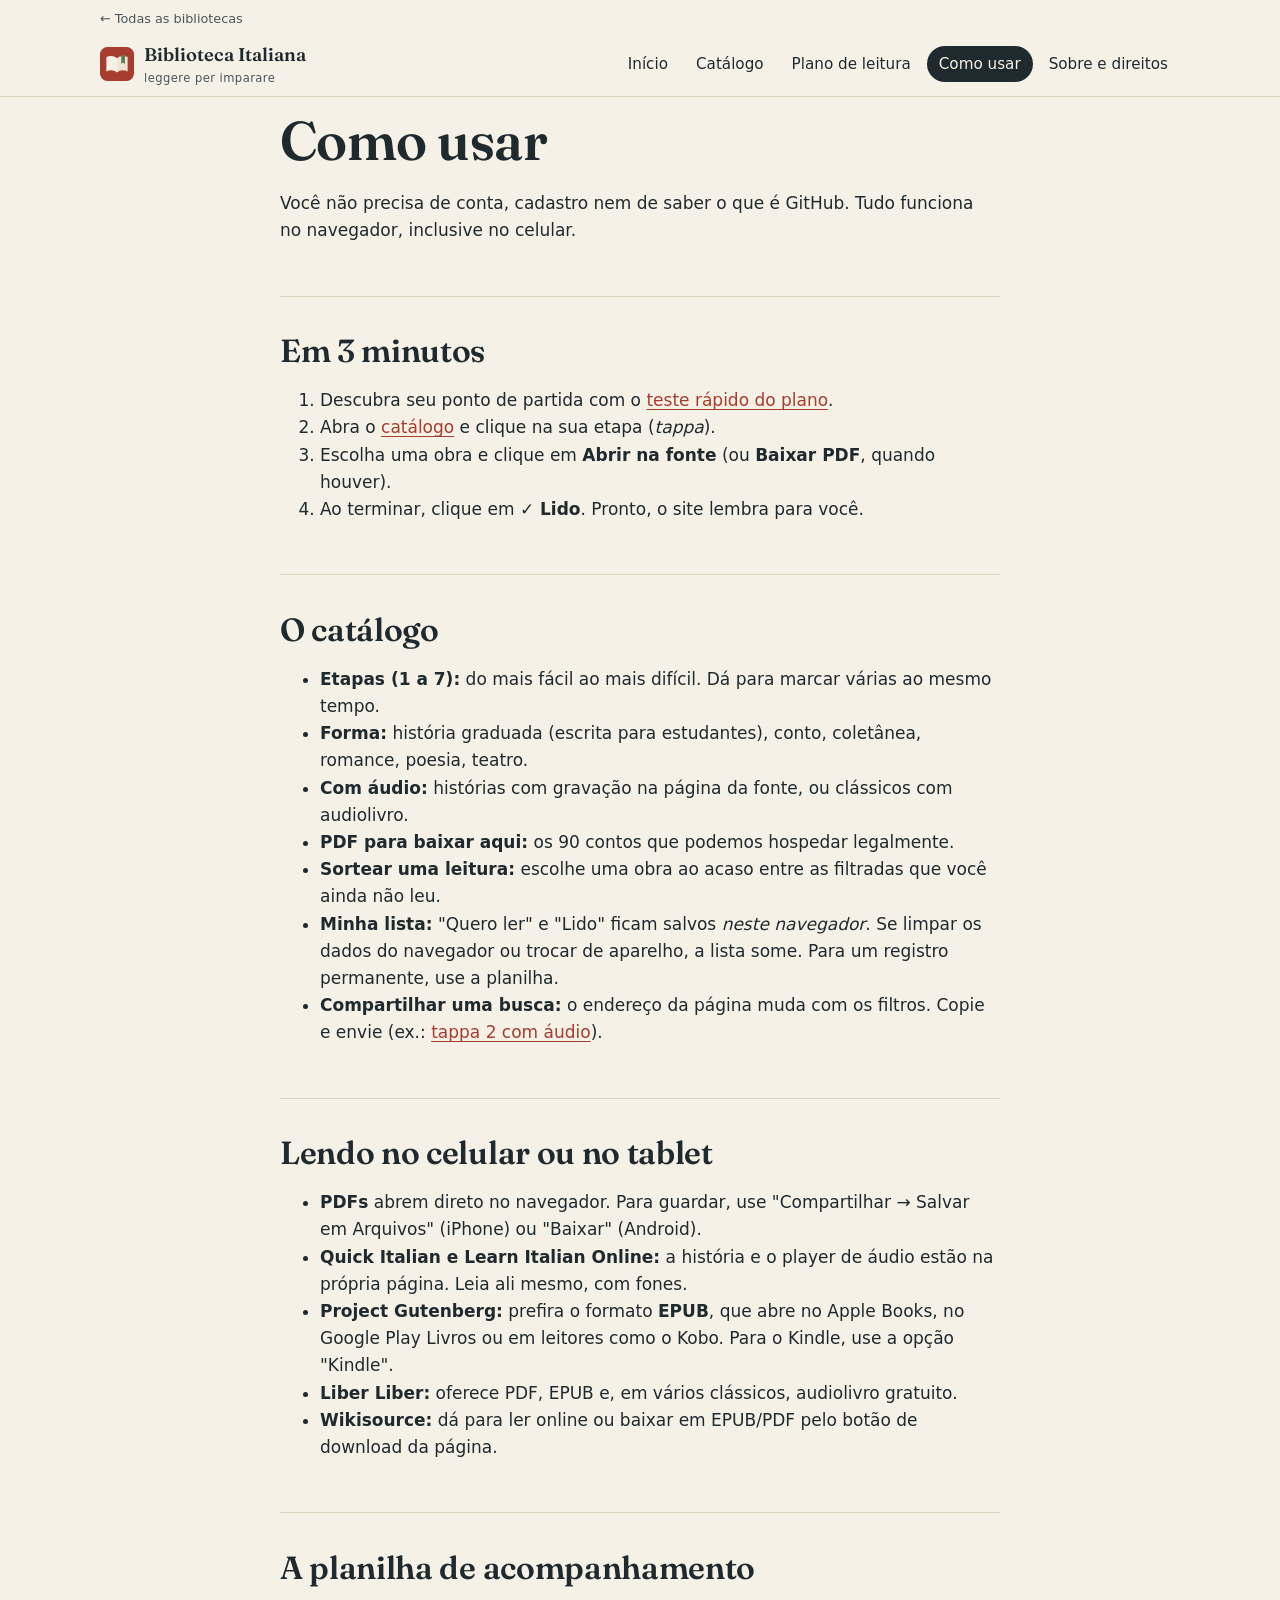
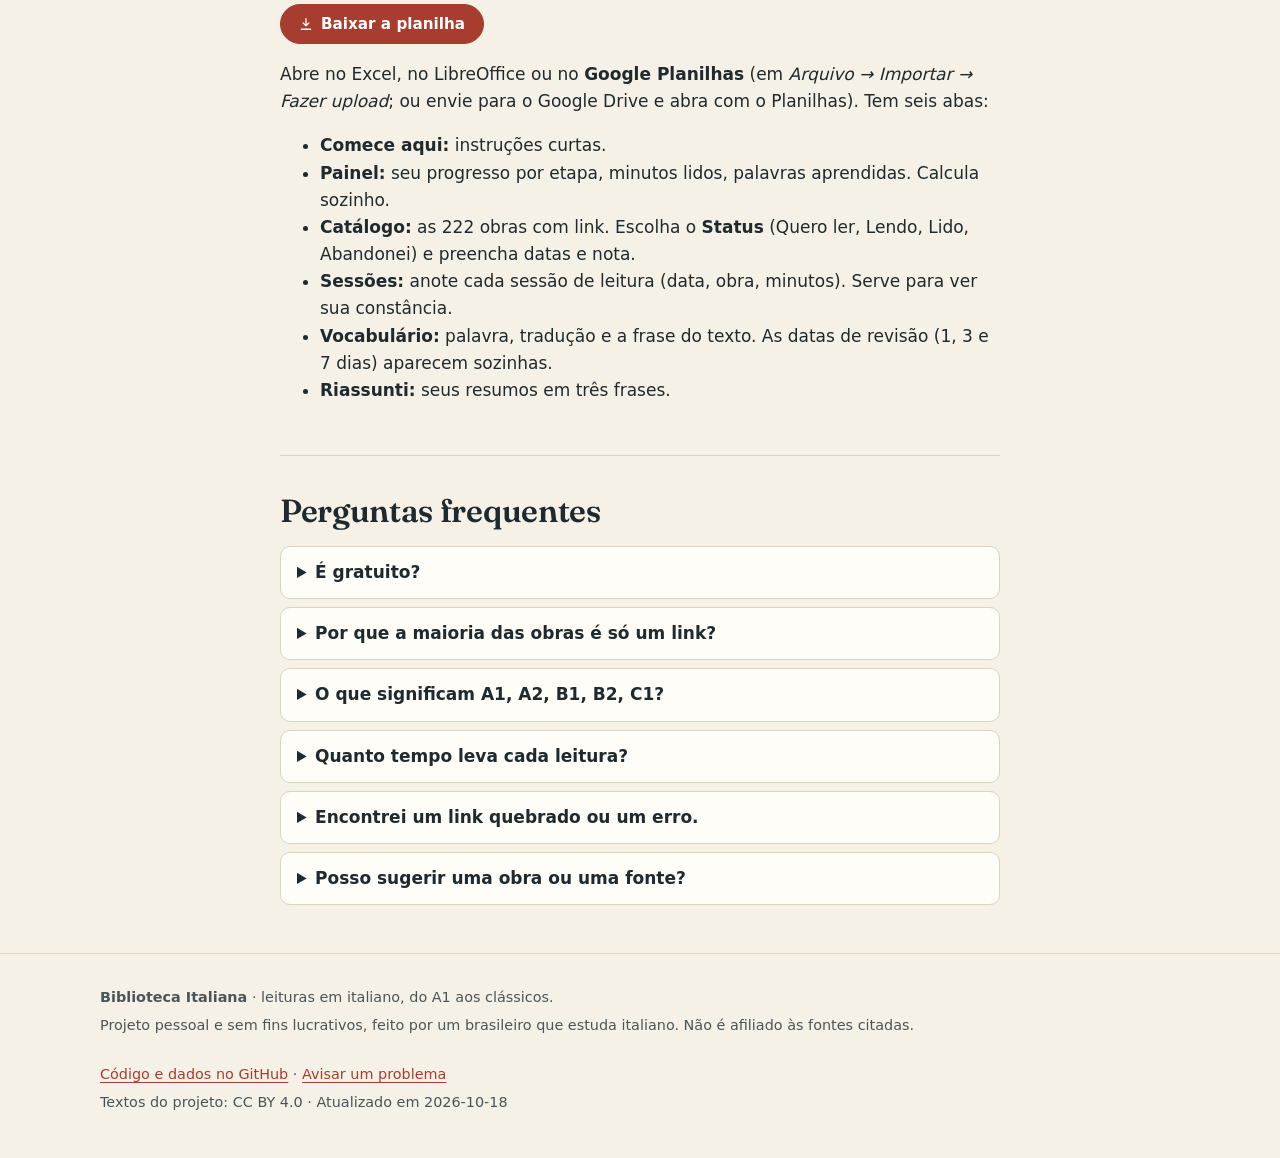
<file: docs/guia.html>
<!doctype html>
<html lang="pt-BR">
<head>
<meta charset="utf-8">
<meta name="viewport" content="width=device-width, initial-scale=1">
<title>Como usar · Biblioteca Italiana</title>
<meta name="description" content="Guia rápido: como usar o catálogo de leituras em italiano, ler no celular, usar a planilha de acompanhamento e perguntas frequentes.">
<link rel="canonical" href="https://oaleffemanuel.github.io/biblioteca-italiana/guia.html">
<meta property="og:url" content="https://oaleffemanuel.github.io/biblioteca-italiana/guia.html">
<meta property="og:type" content="website">
<meta property="og:site_name" content="Biblioteca Italiana">
<meta property="og:title" content="Como usar · Biblioteca Italiana">
<meta property="og:description" content="Guia rápido: como usar o catálogo de leituras em italiano, ler no celular, usar a planilha de acompanhamento e perguntas frequentes.">
<meta property="og:image" content="https://oaleffemanuel.github.io/biblioteca-italiana/assets/og.png">
<meta property="og:locale" content="pt_BR">
<meta name="twitter:card" content="summary_large_image">
<meta name="theme-color" content="#a63d2f">
<link rel="icon" href="assets/favicon.svg" type="image/svg+xml">
<link rel="preconnect" href="https://fonts.googleapis.com">
<link rel="preconnect" href="https://fonts.gstatic.com" crossorigin>
<link href="https://fonts.googleapis.com/css2?family=Fraunces:ital,opsz,wght@0,9..144,500;0,9..144,600;1,9..144,500;1,9..144,600&display=swap" rel="stylesheet">
<link rel="stylesheet" href="assets/style.css?v=6dc48381">
</head>
<body>
<a class="skip" href="#conteudo">Pular para o conteúdo</a>
<header class="site-header">
<div class="eco"><a href="https://lg.korium.co/">← Todas as bibliotecas</a></div>
<div class="wrap">
<a class="brand" href="./"><img src="assets/favicon.svg" alt="" width="34" height="34"><span>Biblioteca Italiana<small>leggere per imparare</small></span></a>
<button class="nav-toggle" type="button" id="nav-toggle" aria-expanded="false" aria-controls="menu" hidden>Menu</button>
<nav class="nav" id="menu" aria-label="Principal"><a href="./">Início</a><a href="catalogo.html">Catálogo</a><a href="plano.html">Plano de leitura</a><a href="guia.html" aria-current="page">Como usar</a><a href="sobre.html">Sobre e direitos</a></nav>
</div></header>
<main id="conteudo">
<div class="wrap narrow prose">
<h1>Como usar</h1>
<p class="lead">Você não precisa de conta, cadastro nem de saber o que é GitHub. Tudo funciona no navegador, inclusive no celular.</p>

<h2>Em 3 minutos</h2>
<ol>
<li>Descubra seu ponto de partida com o <a href="plano.html#onde-comecar">teste rápido do plano</a>.</li>
<li>Abra o <a href="catalogo.html">catálogo</a> e clique na sua etapa (<i>tappa</i>).</li>
<li>Escolha uma obra e clique em <b>Abrir na fonte</b> (ou <b>Baixar PDF</b>, quando houver).</li>
<li>Ao terminar, clique em <b>✓ Lido</b>. Pronto, o site lembra para você.</li>
</ol>

<h2>O catálogo</h2>
<ul>
<li><b>Etapas (1 a 7):</b> do mais fácil ao mais difícil. Dá para marcar várias ao mesmo tempo.</li>
<li><b>Forma:</b> história graduada (escrita para estudantes), conto, coletânea, romance, poesia, teatro.</li>
<li><b>Com áudio:</b> histórias com gravação na página da fonte, ou clássicos com audiolivro.</li>
<li><b>PDF para baixar aqui:</b> os 90 contos que podemos hospedar legalmente.</li>
<li><b>Sortear uma leitura:</b> escolhe uma obra ao acaso entre as filtradas que você ainda não leu.</li>
<li><b>Minha lista:</b> "Quero ler" e "Lido" ficam salvos <i>neste navegador</i>. Se limpar os dados do navegador ou trocar de aparelho, a lista some. Para um registro permanente, use a planilha.</li>
<li><b>Compartilhar uma busca:</b> o endereço da página muda com os filtros. Copie e envie (ex.: <a href="catalogo.html?tappa=2&amp;audio=1">tappa 2 com áudio</a>).</li>
</ul>

<h2>Lendo no celular ou no tablet</h2>
<ul>
<li><b>PDFs</b> abrem direto no navegador. Para guardar, use "Compartilhar → Salvar em Arquivos" (iPhone) ou "Baixar" (Android).</li>
<li><b>Quick Italian e Learn Italian Online:</b> a história e o player de áudio estão na própria página. Leia ali mesmo, com fones.</li>
<li><b>Project Gutenberg:</b> prefira o formato <b>EPUB</b>, que abre no Apple Books, no Google Play Livros ou em leitores como o Kobo. Para o Kindle, use a opção "Kindle".</li>
<li><b>Liber Liber:</b> oferece PDF, EPUB e, em vários clássicos, audiolivro gratuito.</li>
<li><b>Wikisource:</b> dá para ler online ou baixar em EPUB/PDF pelo botão de download da página.</li>
</ul>

<h2 id="planilha">A planilha de acompanhamento</h2>
<p><a class="btn accent" href="downloads/diario-de-leitura-biblioteca-italiana.xlsx" download><svg aria-hidden="true" width="14" height="14" viewBox="0 0 24 24" fill="none" stroke="currentColor" stroke-width="2.2" stroke-linecap="round"><path d="M12 3v12m0 0-5-5m5 5 5-5M4 21h16"/></svg> Baixar a planilha</a></p>
<p>Abre no Excel, no LibreOffice ou no <b>Google Planilhas</b> (em <i>Arquivo → Importar → Fazer upload</i>; ou envie para o Google Drive e abra com o Planilhas). Tem seis abas:</p>
<ul>
<li><b>Comece aqui:</b> instruções curtas.</li>
<li><b>Painel:</b> seu progresso por etapa, minutos lidos, palavras aprendidas. Calcula sozinho.</li>
<li><b>Catálogo:</b> as 222 obras com link. Escolha o <b>Status</b> (Quero ler, Lendo, Lido, Abandonei) e preencha datas e nota.</li>
<li><b>Sessões:</b> anote cada sessão de leitura (data, obra, minutos). Serve para ver sua constância.</li>
<li><b>Vocabulário:</b> palavra, tradução e a frase do texto. As datas de revisão (1, 3 e 7 dias) aparecem sozinhas.</li>
<li><b>Riassunti:</b> seus resumos em três frases.</li>
</ul>

<h2>Perguntas frequentes</h2>
<details><summary>É gratuito?</summary><p>Sim. Todas as obras são de acesso gratuito nas fontes, e o site, o plano e a planilha também são gratuitos.</p></details>
<details><summary>Por que a maioria das obras é só um link?</summary><p>Porque acesso gratuito não é o mesmo que permissão para redistribuir. Só hospedamos arquivos cuja licença permite isso; para o resto, levamos você à página oficial. Veja <a href="sobre.html#direitos">a política de direitos</a>.</p></details>
<details><summary>O que significam A1, A2, B1, B2, C1?</summary><p>São os níveis do Quadro Europeu Comum de Referência (QECR/CEFR). A1 e A2 são o básico, B1 e B2 o intermediário, C1 e C2 o avançado. Nas etapas 1 a 4 o nível é o declarado pelas fontes; nas etapas 5 a 7, como são obras originais, o nível é uma estimativa nossa.</p></details>
<details><summary>Quanto tempo leva cada leitura?</summary><p>O tempo do catálogo é uma estimativa para quem está aprendendo, calculada pelo número de palavras e pela etapa. Leia no seu ritmo.</p></details>
<details><summary>Encontrei um link quebrado ou um erro.</summary><p>Avise abrindo uma <a href="https://github.com/oaleffemanuel/biblioteca-italiana/issues">issue no GitHub</a> (precisa de uma conta gratuita) ou pelo canal indicado no repositório.</p></details>
<details><summary>Posso sugerir uma obra ou uma fonte?</summary><p>Sim, pelo mesmo caminho. Fontes novas só entram com licença clara.</p></details>
</div>
</main>
<footer class="site-footer"><div class="wrap">
<div><p><b>Biblioteca Italiana</b> · leituras em italiano, do A1 aos clássicos.</p>
<p>Projeto pessoal e sem fins lucrativos, feito por um brasileiro que estuda italiano. Não é afiliado às fontes citadas.</p></div>
<div><p><a href="https://github.com/oaleffemanuel/biblioteca-italiana">Código e dados no GitHub</a> · <a href="https://github.com/oaleffemanuel/biblioteca-italiana/issues">Avisar um problema</a></p>
<p>Textos do projeto: CC BY 4.0 · Atualizado em 2026-10-18</p></div>
</div></footer>
<script src="assets/app.js?v=6dc48381" defer></script>
</body>
</html>
</file>
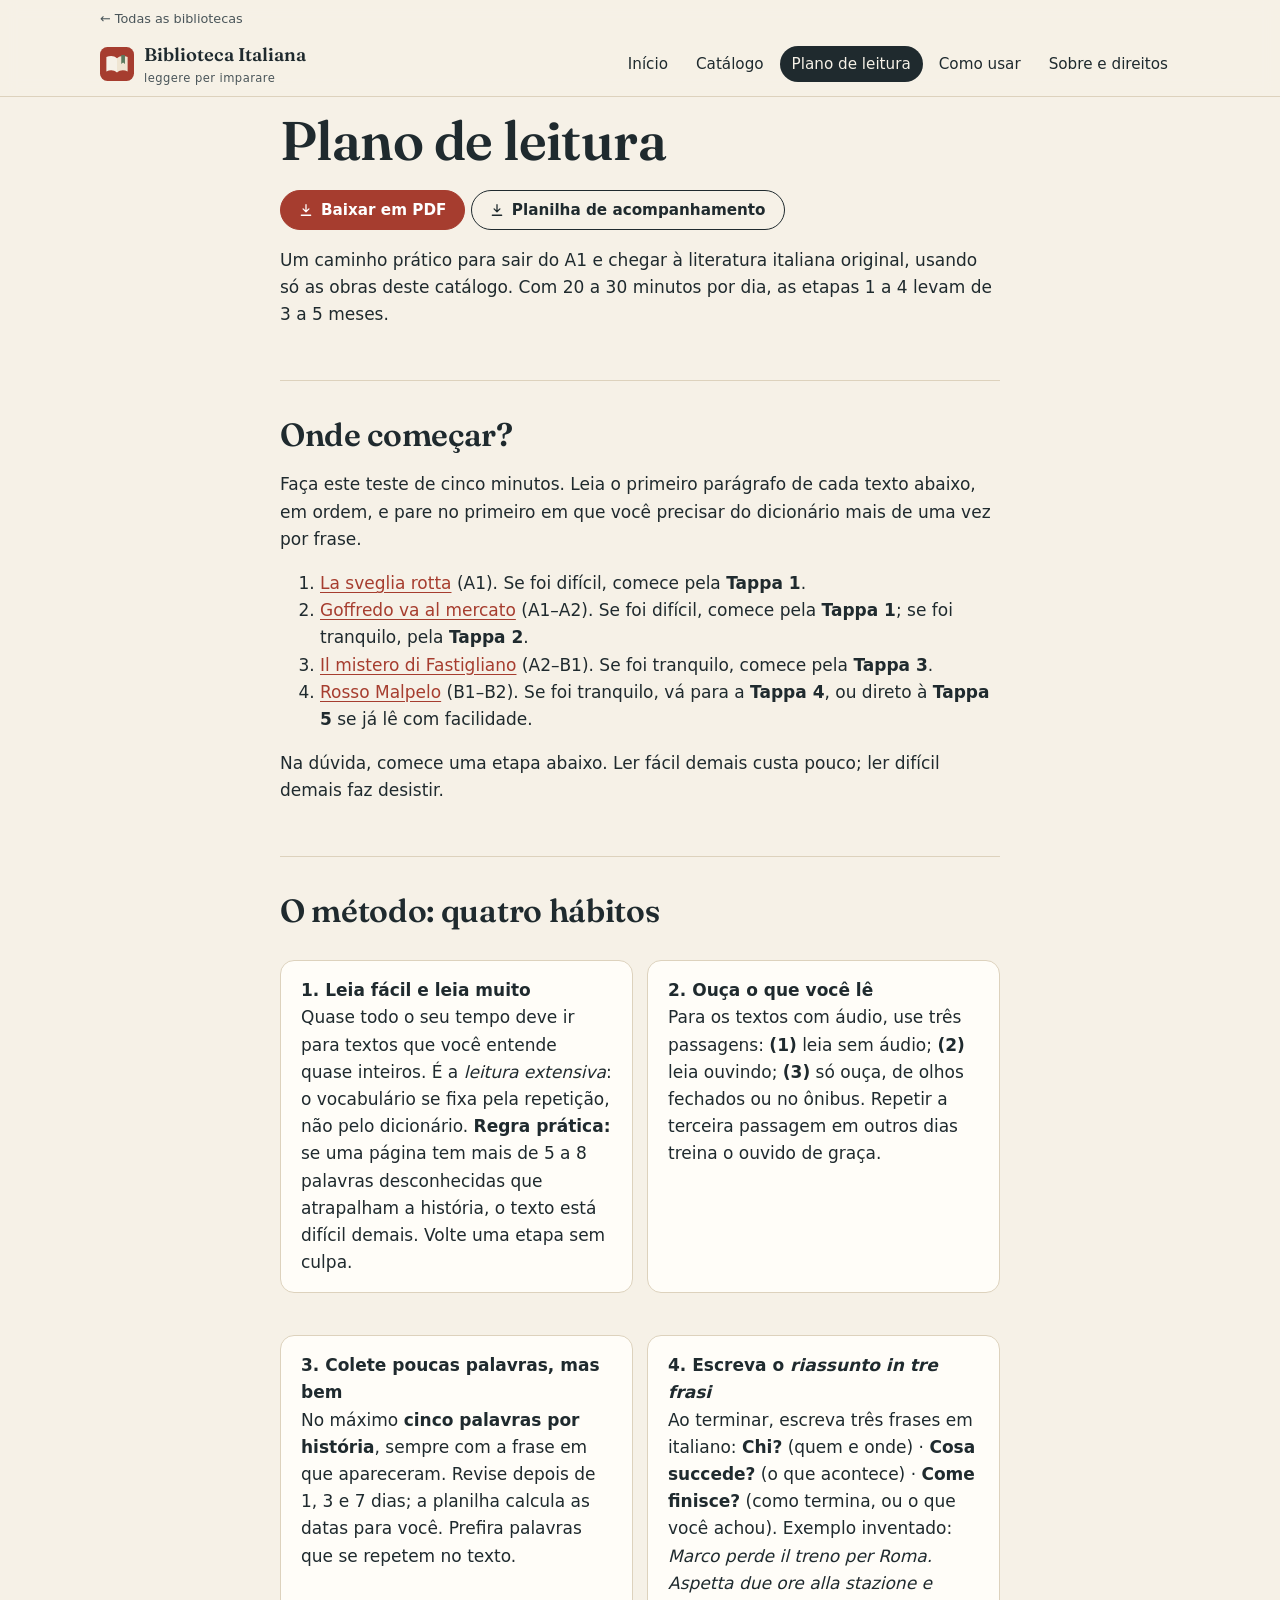
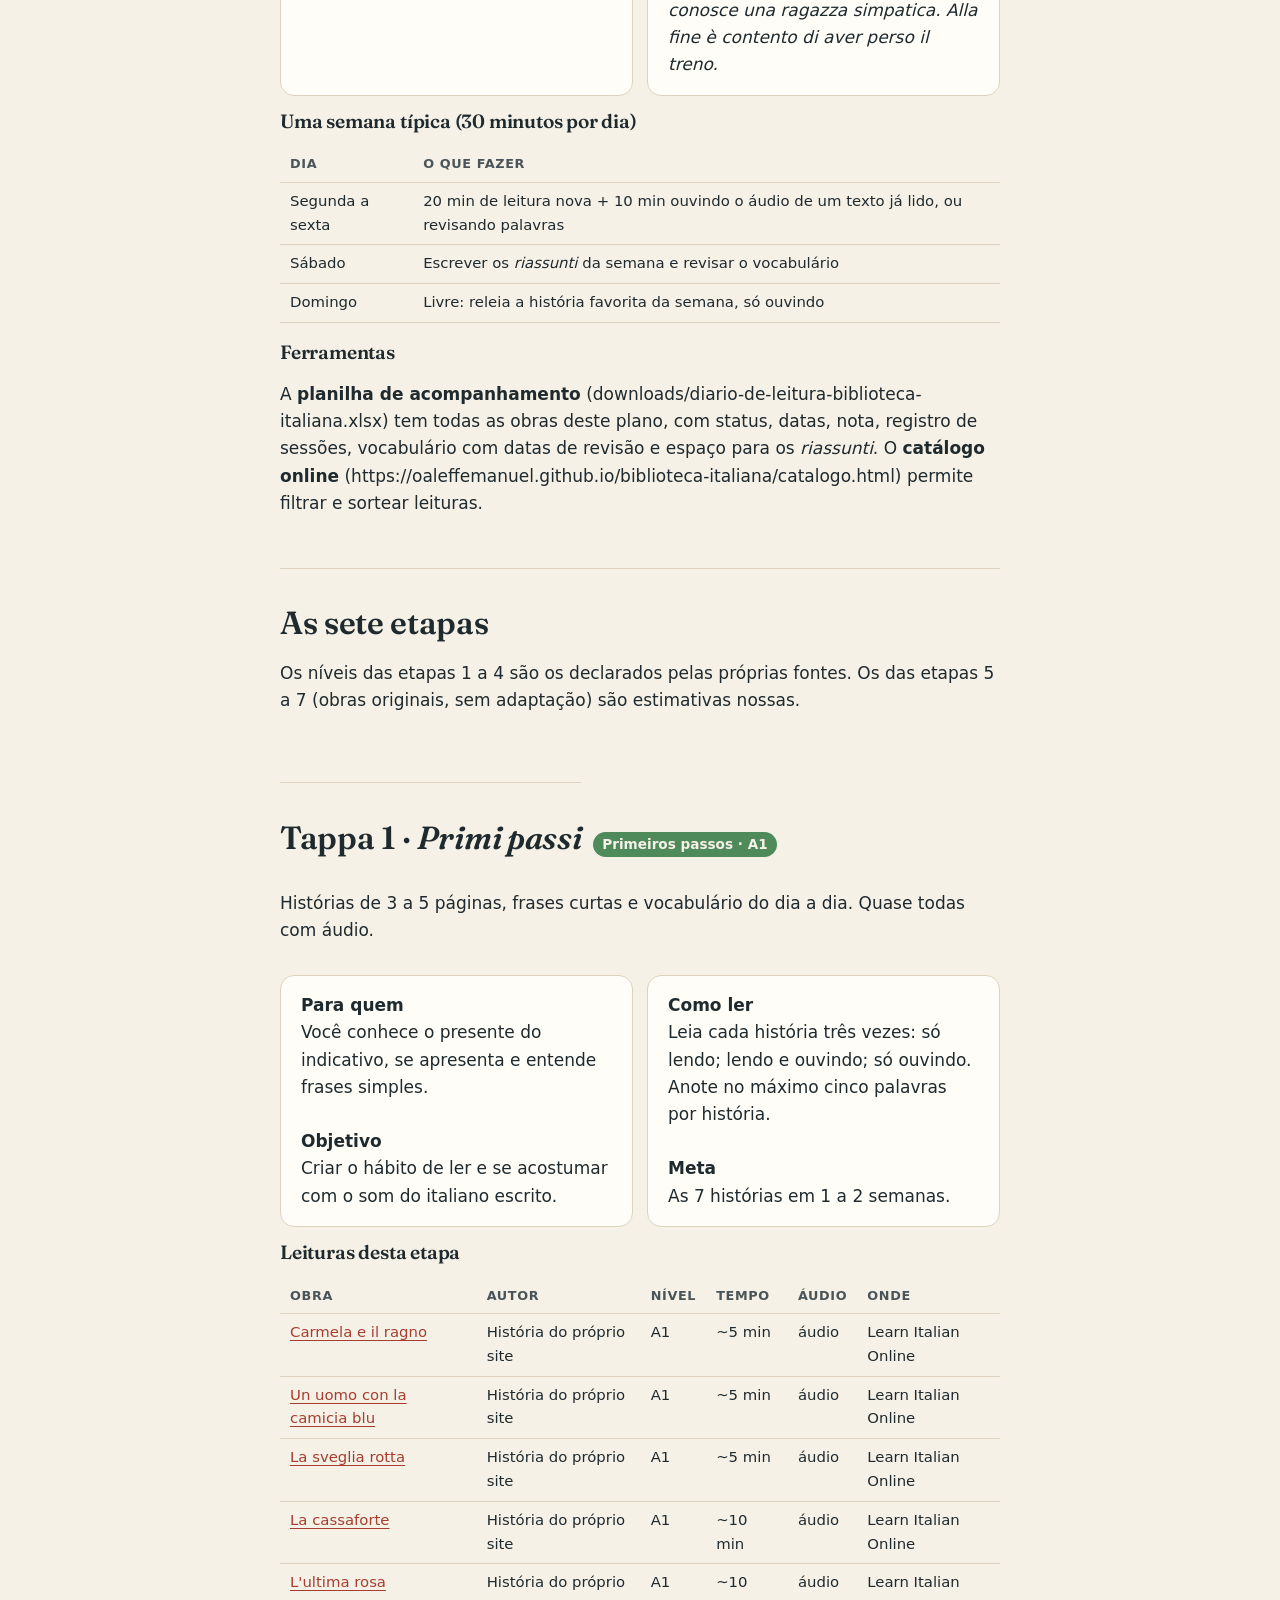
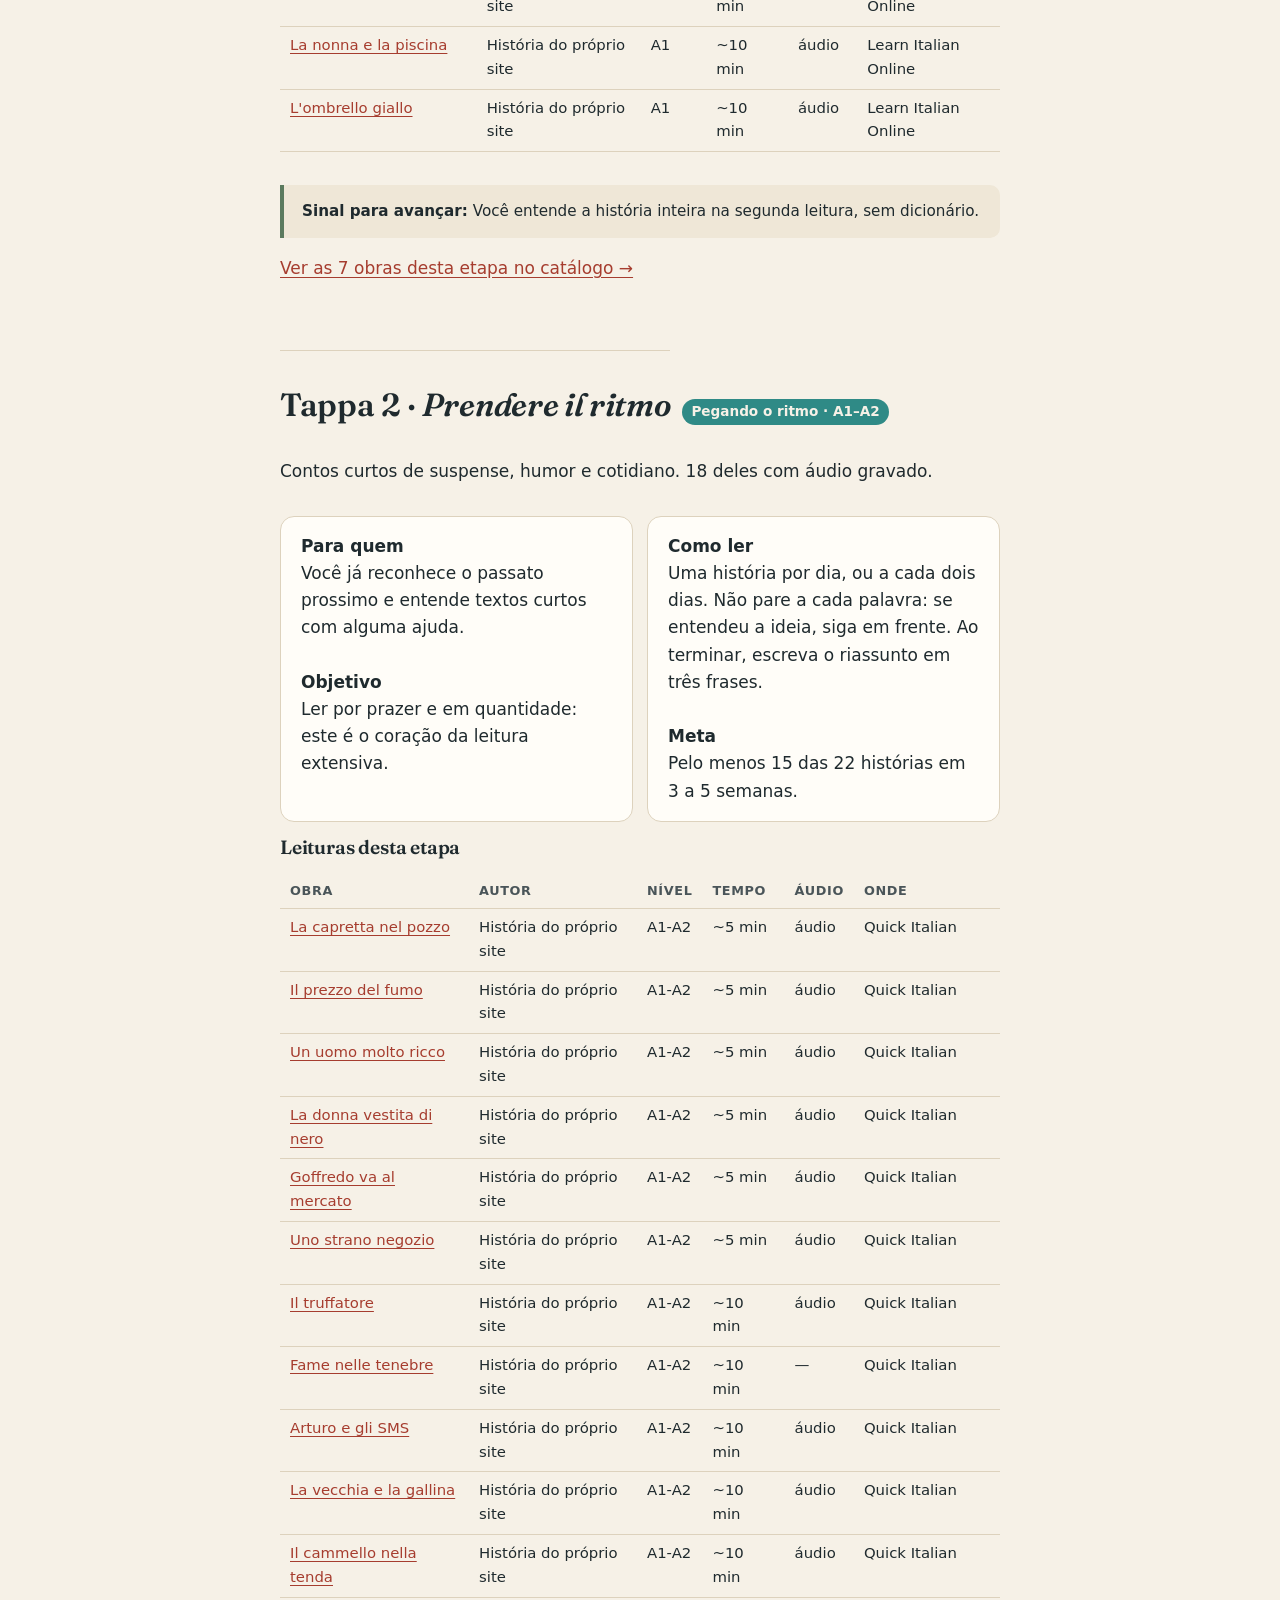
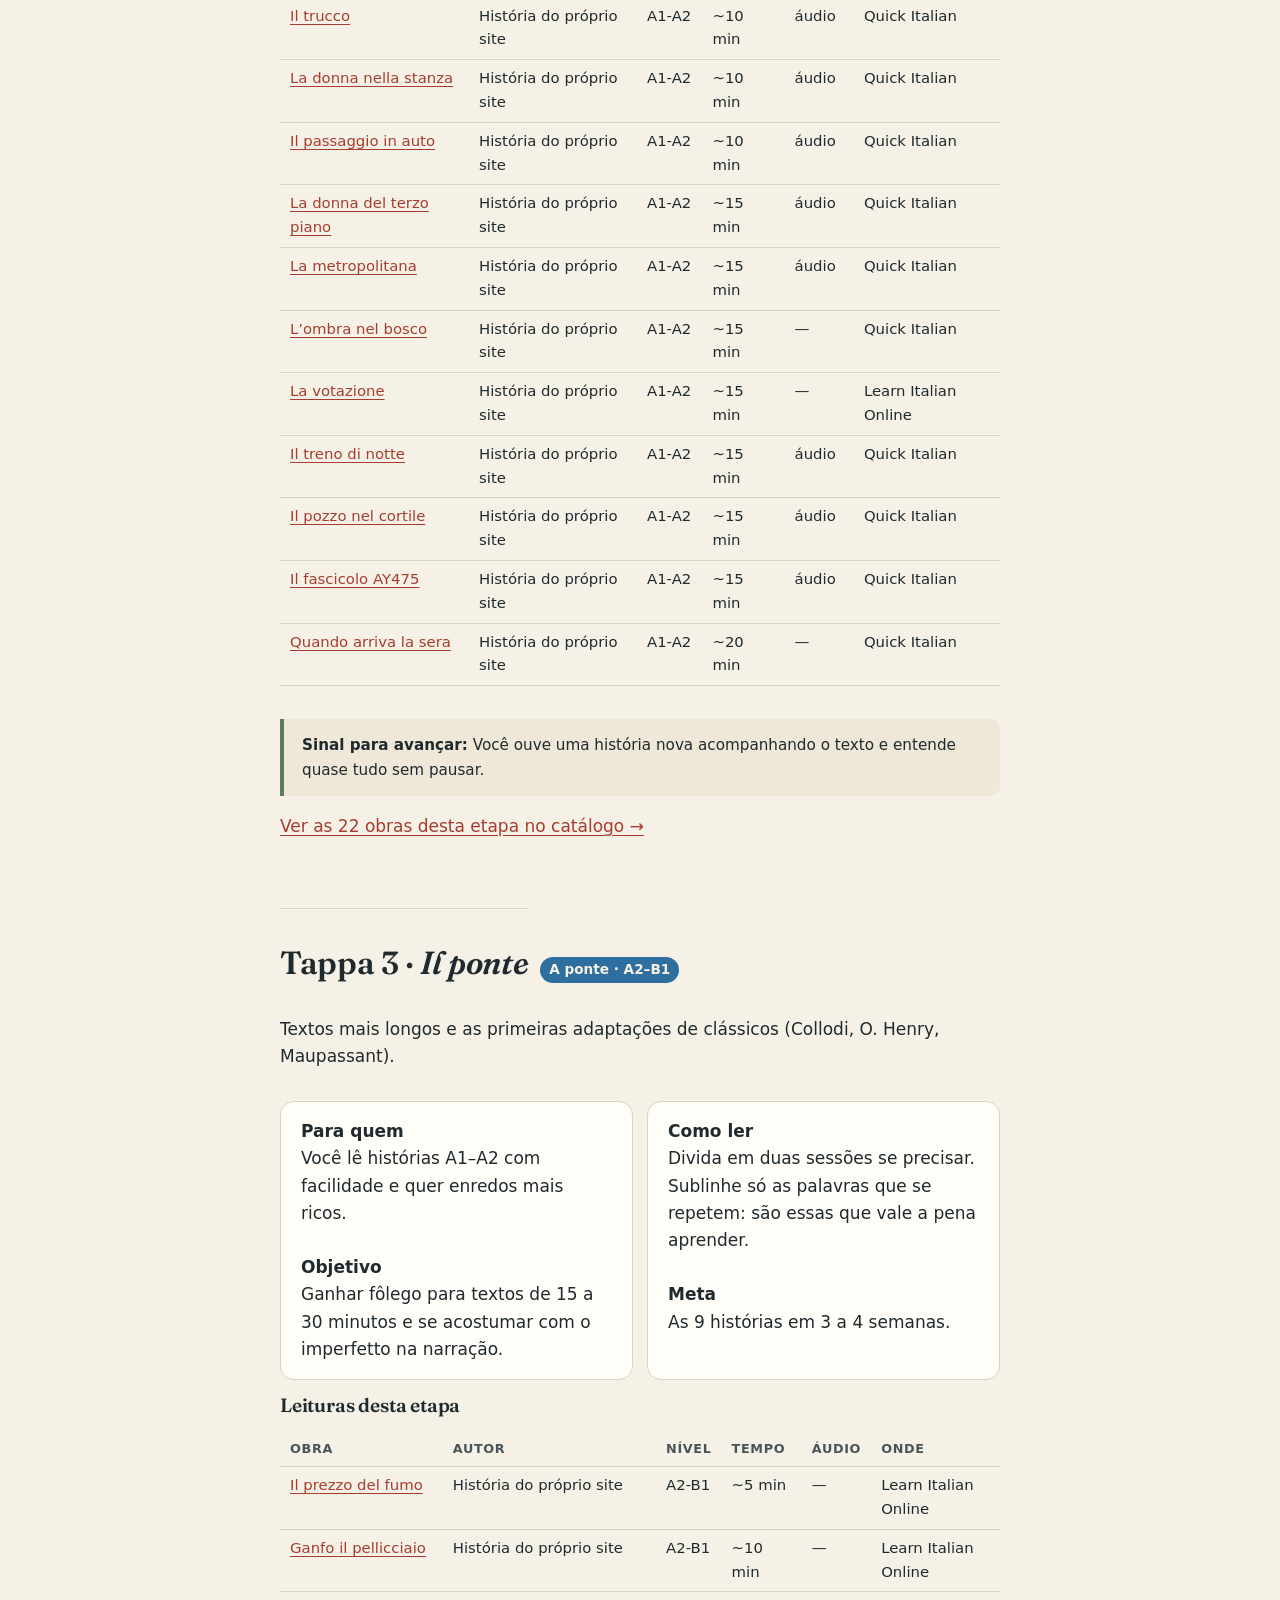
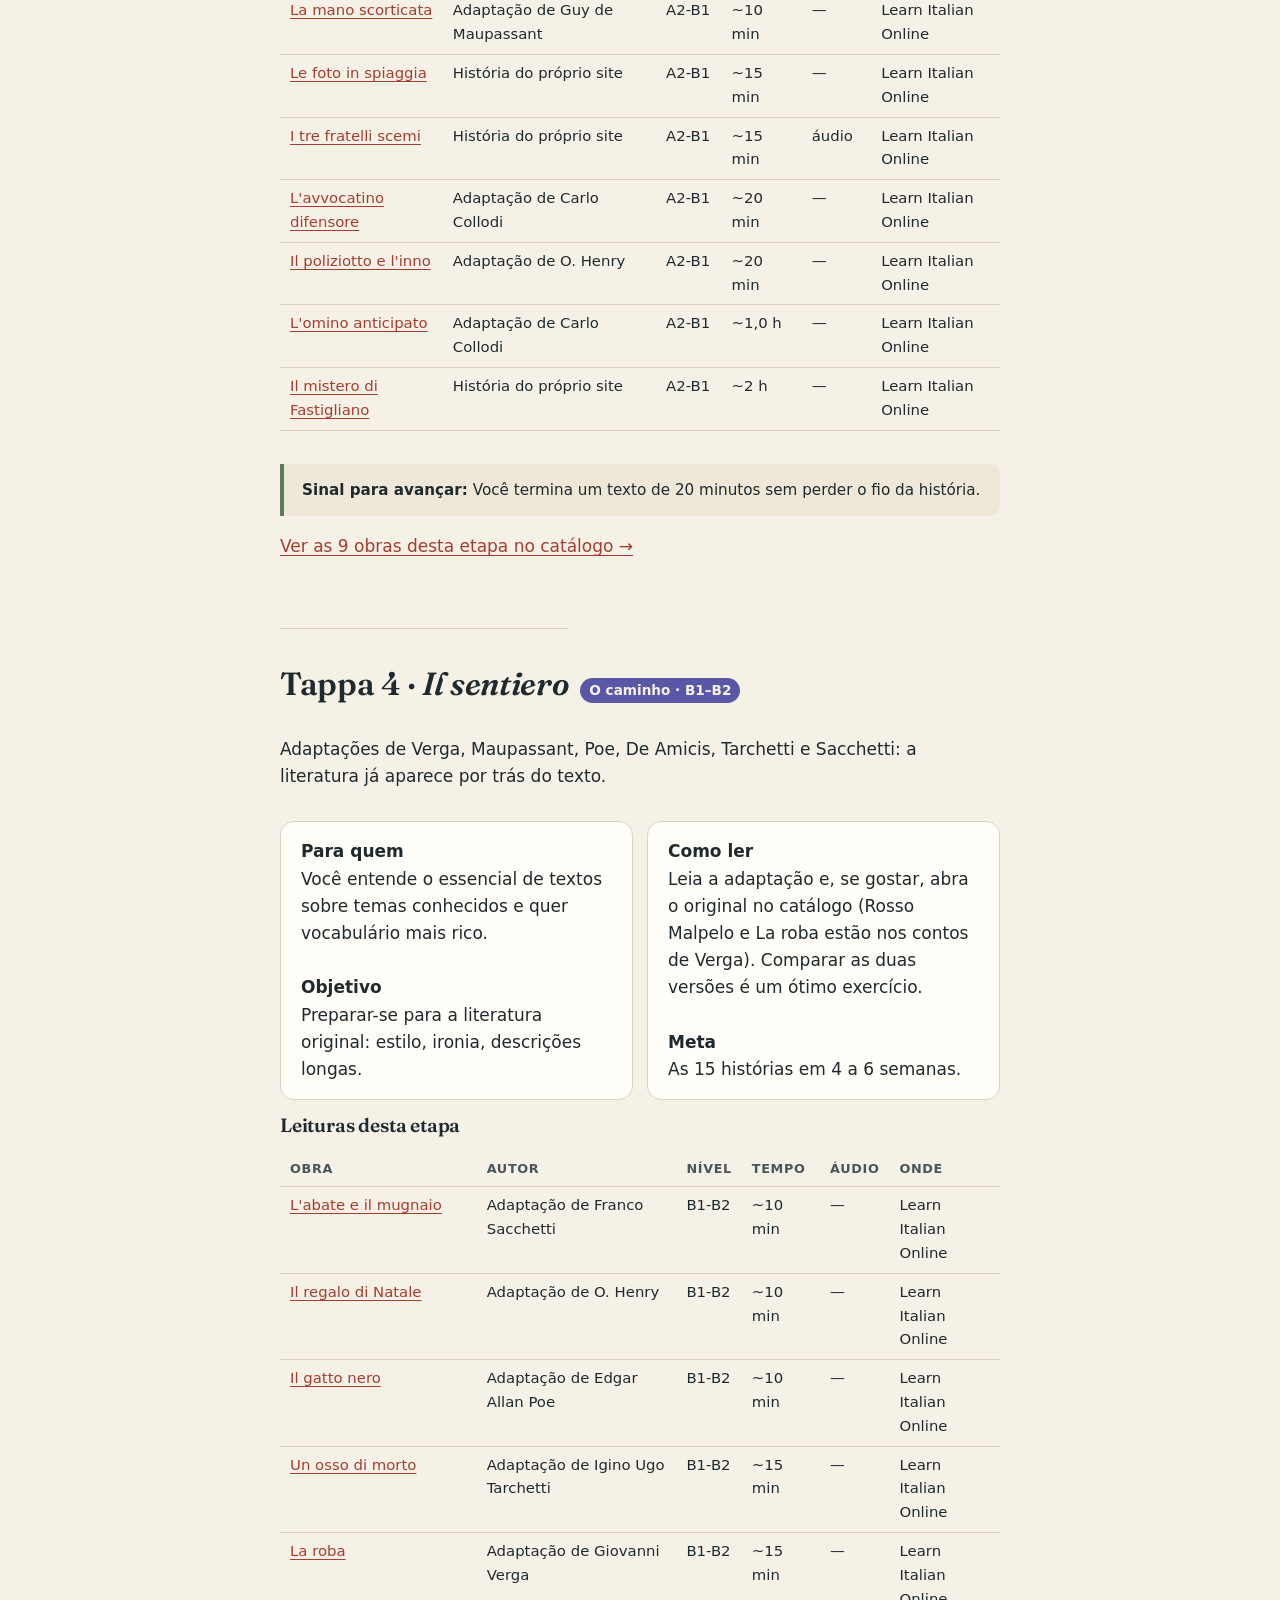
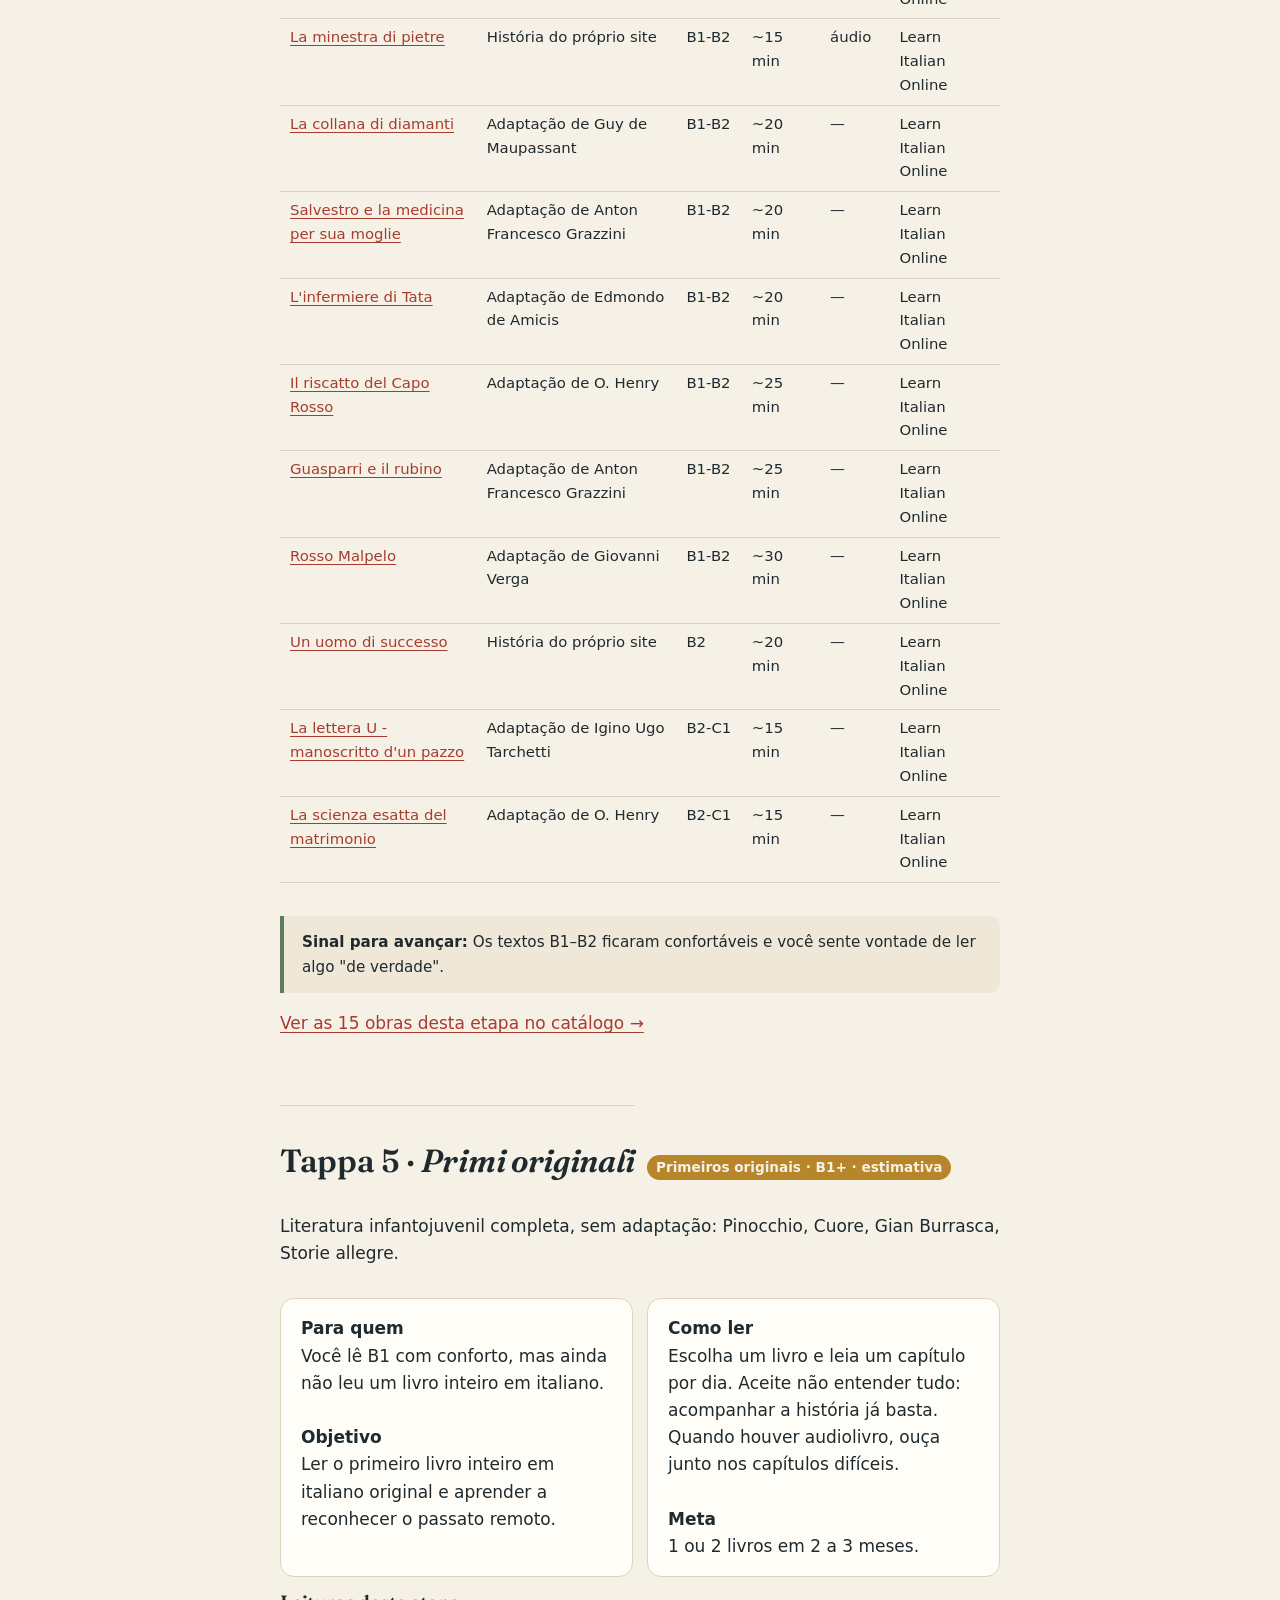
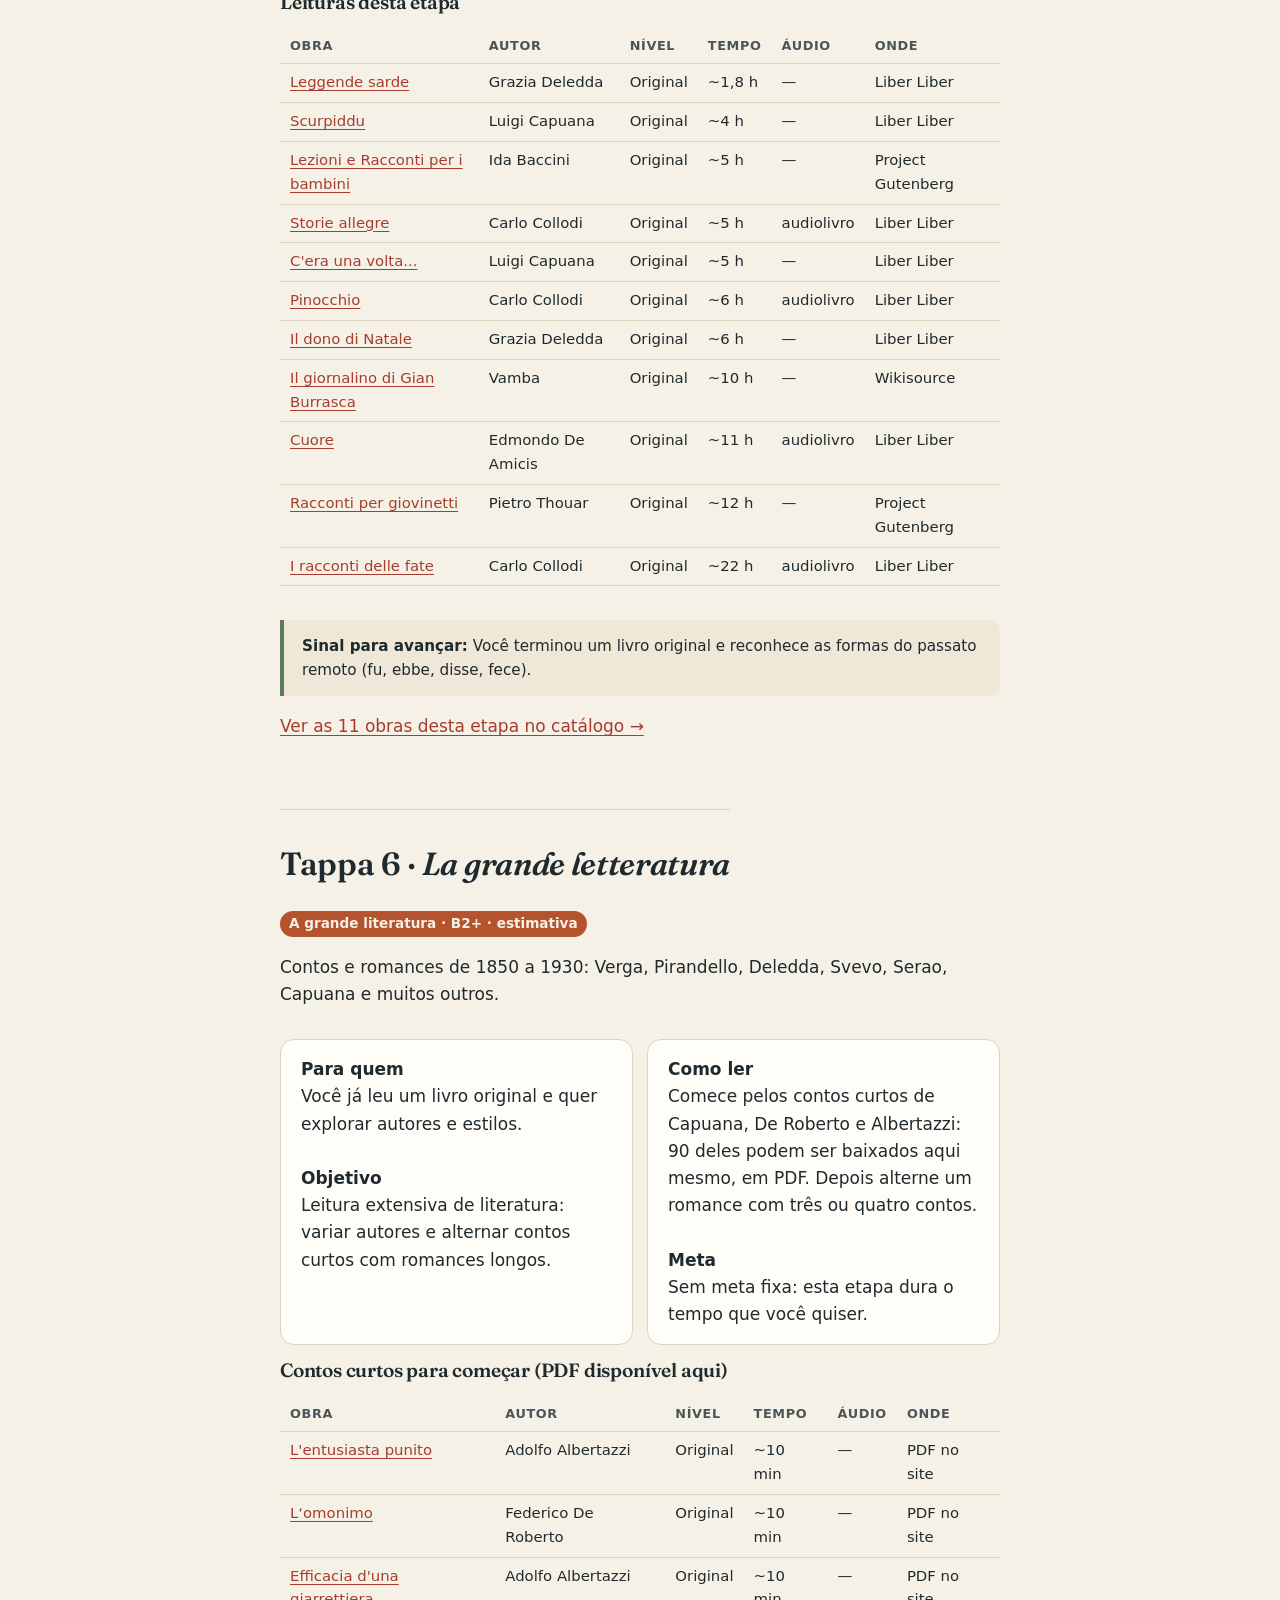
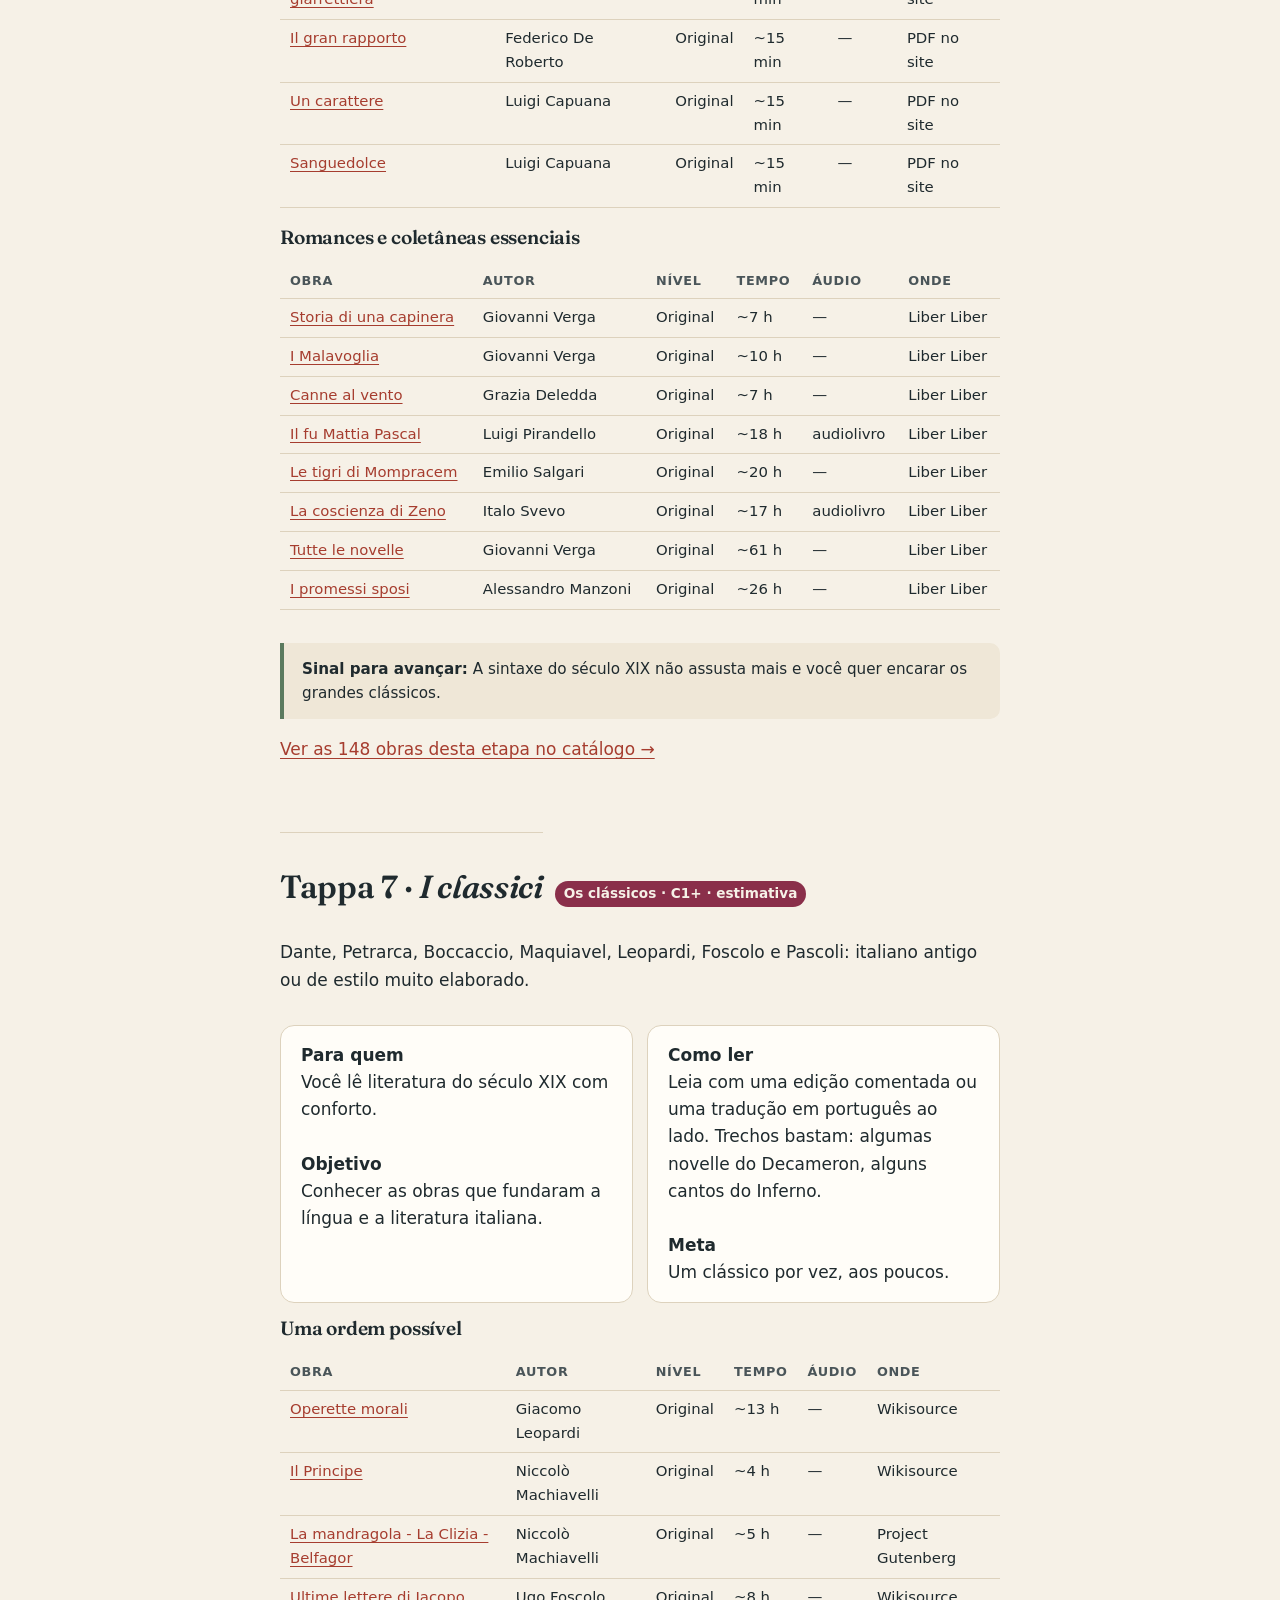
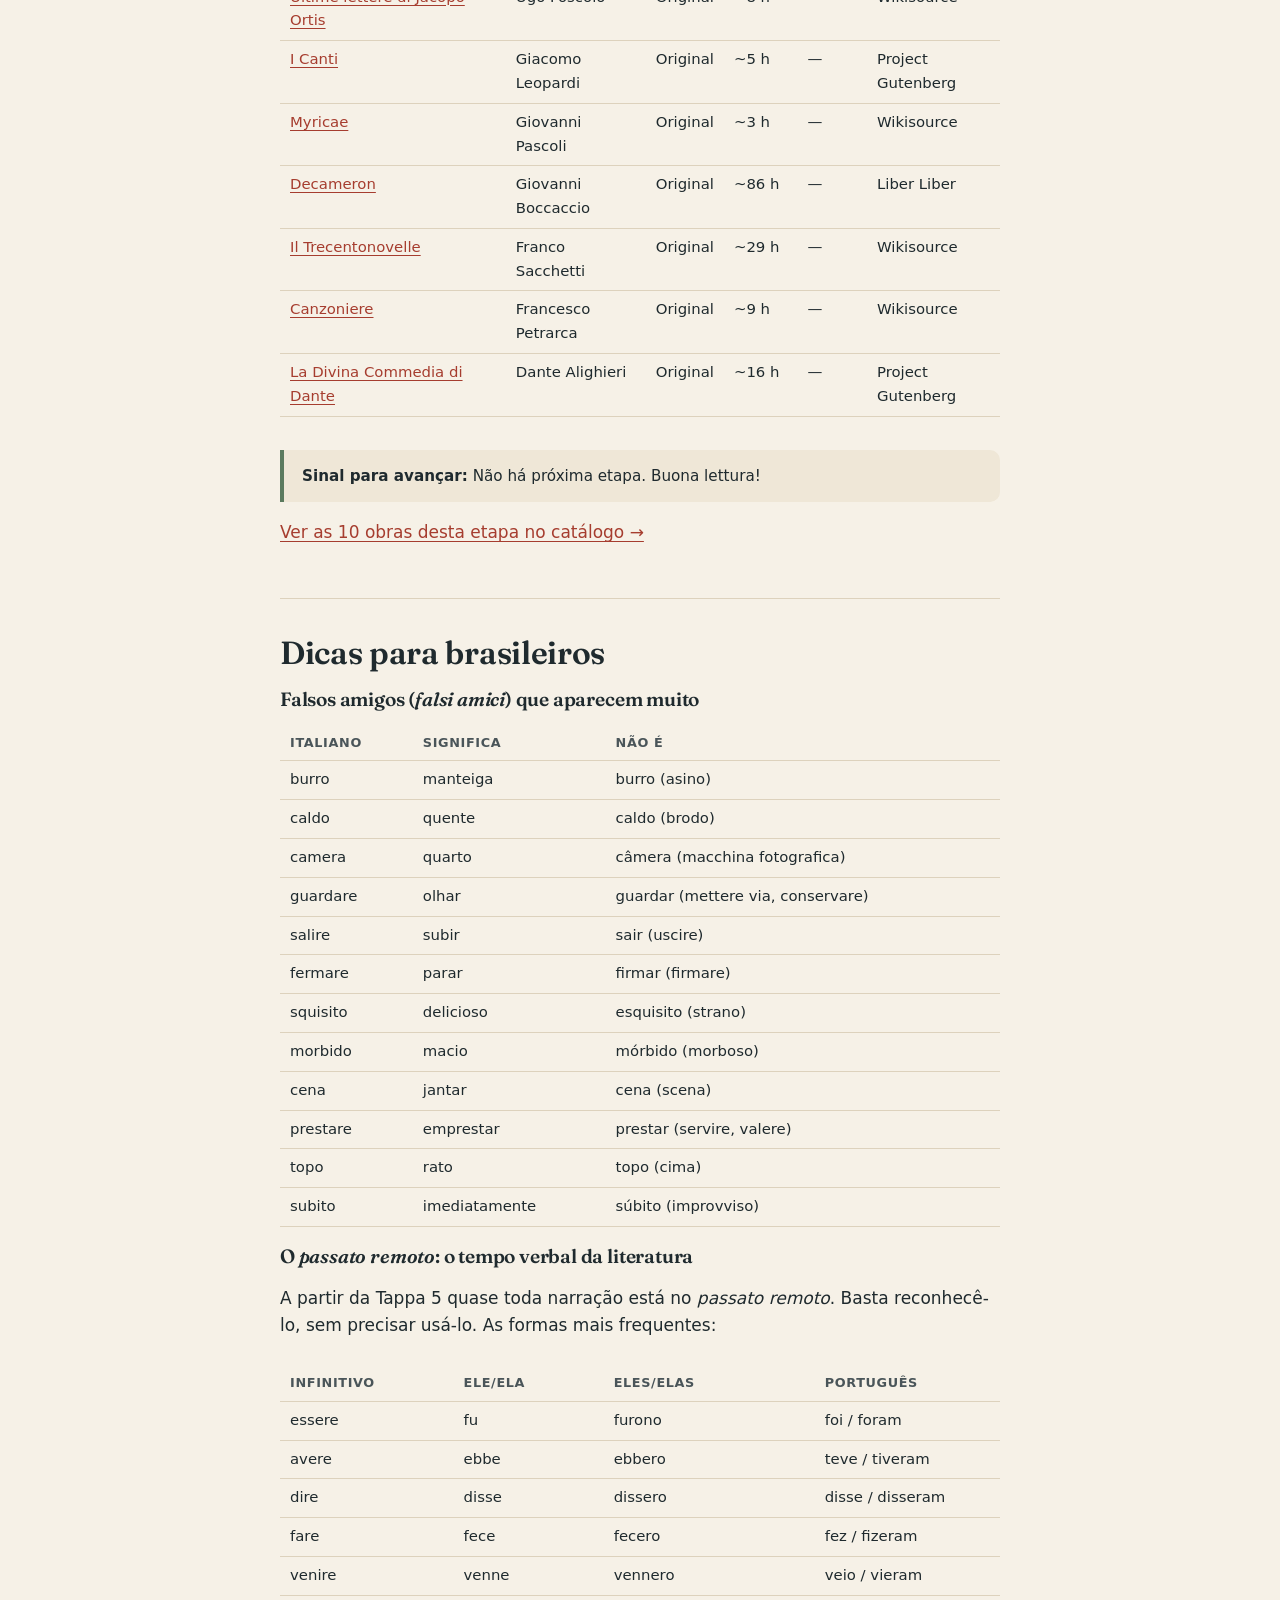
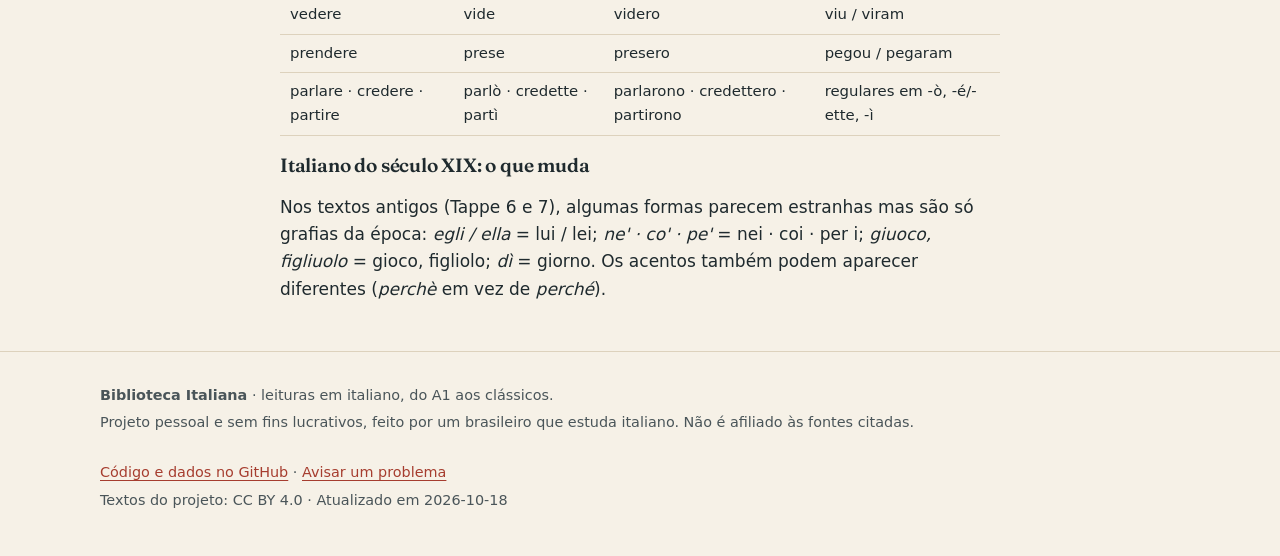
<file: docs/plano.html>
<!doctype html>
<html lang="pt-BR">
<head>
<meta charset="utf-8">
<meta name="viewport" content="width=device-width, initial-scale=1">
<title>Plano de leitura em italiano, do A1 à literatura · Biblioteca Italiana</title>
<meta name="description" content="Plano de leitura gratuito para aprender italiano lendo: método de leitura extensiva com áudio, sete etapas do A1 ao C1, obras recomendadas e dicas para brasileiros. PDF para baixar.">
<link rel="canonical" href="https://oaleffemanuel.github.io/biblioteca-italiana/plano.html">
<meta property="og:url" content="https://oaleffemanuel.github.io/biblioteca-italiana/plano.html">
<meta property="og:type" content="website">
<meta property="og:site_name" content="Biblioteca Italiana">
<meta property="og:title" content="Plano de leitura em italiano, do A1 à literatura · Biblioteca Italiana">
<meta property="og:description" content="Plano de leitura gratuito para aprender italiano lendo: método de leitura extensiva com áudio, sete etapas do A1 ao C1, obras recomendadas e dicas para brasileiros. PDF para baixar.">
<meta property="og:image" content="https://oaleffemanuel.github.io/biblioteca-italiana/assets/og.png">
<meta property="og:locale" content="pt_BR">
<meta name="twitter:card" content="summary_large_image">
<meta name="theme-color" content="#a63d2f">
<link rel="icon" href="assets/favicon.svg" type="image/svg+xml">
<link rel="preconnect" href="https://fonts.googleapis.com">
<link rel="preconnect" href="https://fonts.gstatic.com" crossorigin>
<link href="https://fonts.googleapis.com/css2?family=Fraunces:ital,opsz,wght@0,9..144,500;0,9..144,600;1,9..144,500;1,9..144,600&display=swap" rel="stylesheet">
<link rel="stylesheet" href="assets/style.css?v=6dc48381">
</head>
<body>
<a class="skip" href="#conteudo">Pular para o conteúdo</a>
<header class="site-header">
<div class="eco"><a href="https://lg.korium.co/">← Todas as bibliotecas</a></div>
<div class="wrap">
<a class="brand" href="./"><img src="assets/favicon.svg" alt="" width="34" height="34"><span>Biblioteca Italiana<small>leggere per imparare</small></span></a>
<button class="nav-toggle" type="button" id="nav-toggle" aria-expanded="false" aria-controls="menu" hidden>Menu</button>
<nav class="nav" id="menu" aria-label="Principal"><a href="./">Início</a><a href="catalogo.html">Catálogo</a><a href="plano.html" aria-current="page">Plano de leitura</a><a href="guia.html">Como usar</a><a href="sobre.html">Sobre e direitos</a></nav>
</div></header>
<main id="conteudo">
<div class="wrap narrow prose">
<h1>Plano de leitura</h1>
<p><a class="btn accent" href="downloads/plano-de-leitura-biblioteca-italiana.pdf" download><svg aria-hidden="true" width="14" height="14" viewBox="0 0 24 24" fill="none" stroke="currentColor" stroke-width="2.2" stroke-linecap="round"><path d="M12 3v12m0 0-5-5m5 5 5-5M4 21h16"/></svg> Baixar em PDF</a> <a class="btn ghost" href="downloads/diario-de-leitura-biblioteca-italiana.xlsx" download><svg aria-hidden="true" width="14" height="14" viewBox="0 0 24 24" fill="none" stroke="currentColor" stroke-width="2.2" stroke-linecap="round"><path d="M12 3v12m0 0-5-5m5 5 5-5M4 21h16"/></svg> Planilha de acompanhamento</a></p>

<p class="lead">Um caminho prático para sair do A1 e chegar à literatura italiana original, usando só as obras deste catálogo. Com 20 a 30 minutos por dia, as etapas 1 a 4 levam de 3 a 5 meses.</p>

<h2 id="onde-comecar">Onde começar?</h2>
<p>Faça este teste de cinco minutos. Leia o primeiro parágrafo de cada texto abaixo, em ordem, e pare no primeiro em que você precisar do dicionário mais de uma vez por frase.</p>
<ol>
<li><a href="https://learn-italian-online.net/resources/italian-short-stories/1113-la-sveglia-rotta.html">La sveglia rotta</a> (A1). Se foi difícil, comece pela <b>Tappa 1</b>.</li>
<li><a href="https://quickitalian.eu/goffredo-va-al-mercato/">Goffredo va al mercato</a> (A1–A2). Se foi difícil, comece pela <b>Tappa 1</b>; se foi tranquilo, pela <b>Tappa 2</b>.</li>
<li><a href="https://learn-italian-online.net/resources/italian-short-stories/1077-il-mistero-di-fastigliano.html">Il mistero di Fastigliano</a> (A2–B1). Se foi tranquilo, comece pela <b>Tappa 3</b>.</li>
<li><a href="https://learn-italian-online.net/resources/italian-short-stories/705-rosso-malpelo.html">Rosso Malpelo</a> (B1–B2). Se foi tranquilo, vá para a <b>Tappa 4</b>, ou direto à <b>Tappa 5</b> se já lê com facilidade.</li>
</ol>
<p>Na dúvida, comece uma etapa abaixo. Ler fácil demais custa pouco; ler difícil demais faz desistir.</p>

<h2 id="metodo">O método: quatro hábitos</h2>
<div class="two">
<div class="box"><b>1. Leia fácil e leia muito</b><br>Quase todo o seu tempo deve ir para textos que você entende quase inteiros. É a <i>leitura extensiva</i>: o vocabulário se fixa pela repetição, não pelo dicionário. <b>Regra prática:</b> se uma página tem mais de 5 a 8 palavras desconhecidas que atrapalham a história, o texto está difícil demais. Volte uma etapa sem culpa.</div>
<div class="box"><b>2. Ouça o que você lê</b><br>Para os textos com áudio, use três passagens: <b>(1)</b> leia sem áudio; <b>(2)</b> leia ouvindo; <b>(3)</b> só ouça, de olhos fechados ou no ônibus. Repetir a terceira passagem em outros dias treina o ouvido de graça.</div>
<div class="box"><b>3. Colete poucas palavras, mas bem</b><br>No máximo <b>cinco palavras por história</b>, sempre com a frase em que apareceram. Revise depois de 1, 3 e 7 dias; a planilha calcula as datas para você. Prefira palavras que se repetem no texto.</div>
<div class="box"><b>4. Escreva o <i>riassunto in tre frasi</i></b><br>Ao terminar, escreva três frases em italiano: <b>Chi?</b> (quem e onde) · <b>Cosa succede?</b> (o que acontece) · <b>Come finisce?</b> (como termina, ou o que você achou). Exemplo inventado: <i>Marco perde il treno per Roma. Aspetta due ore alla stazione e conosce una ragazza simpatica. Alla fine è contento di aver perso il treno.</i></div>
</div>

<h3>Uma semana típica (30 minutos por dia)</h3>
<div class="table-scroll keep"><table><thead><tr><th>Dia</th><th>O que fazer</th></tr></thead><tbody>
<tr><td>Segunda a sexta</td><td>20 min de leitura nova + 10 min ouvindo o áudio de um texto já lido, ou revisando palavras</td></tr>
<tr><td>Sábado</td><td>Escrever os <i>riassunti</i> da semana e revisar o vocabulário</td></tr>
<tr><td>Domingo</td><td>Livre: releia a história favorita da semana, só ouvindo</td></tr>
</tbody></table></div>

<h3>Ferramentas</h3>
<p>A <b>planilha de acompanhamento</b> (downloads/diario-de-leitura-biblioteca-italiana.xlsx) tem todas as obras deste plano, com status, datas, nota, registro de sessões, vocabulário com datas de revisão e espaço para os <i>riassunti</i>. O <b>catálogo online</b> (https://oaleffemanuel.github.io/biblioteca-italiana/catalogo.html) permite filtrar e sortear leituras.</p>

<h2 id="etapas">As sete etapas</h2>
<p>Os níveis das etapas 1 a 4 são os declarados pelas próprias fontes. Os das etapas 5 a 7 (obras originais, sem adaptação) são estimativas nossas.</p>
<section class="tappa-sec c1" id="tappa-1">
<div class="tappa-head"><h2>Tappa 1 · <i>Primi passi</i></h2><span class="tag t">Primeiros passos · A1</span></div>
<p>Histórias de 3 a 5 páginas, frases curtas e vocabulário do dia a dia. Quase todas com áudio.</p>
<div class="two">
<div class="box"><b>Para quem</b><br>Você conhece o presente do indicativo, se apresenta e entende frases simples.<br><br><b>Objetivo</b><br>Criar o hábito de ler e se acostumar com o som do italiano escrito.</div>
<div class="box"><b>Como ler</b><br>Leia cada história três vezes: só lendo; lendo e ouvindo; só ouvindo. Anote no máximo cinco palavras por história.<br><br><b>Meta</b><br>As 7 histórias em 1 a 2 semanas.</div>
</div>
<h3>Leituras desta etapa</h3><div class="table-scroll"><table><thead><tr><th>Obra</th><th>Autor</th><th>Nível</th><th>Tempo</th><th>Áudio</th><th>Onde</th></tr></thead><tbody><tr><td><a href="https://learn-italian-online.net/resources/italian-short-stories/1110-carmela-e-il-ragno.html">Carmela e il ragno</a></td><td>História do próprio site</td><td>A1</td><td>~5 min</td><td>áudio</td><td>Learn Italian Online</td></tr><tr><td><a href="https://learn-italian-online.net/resources/italian-short-stories/1108-un-uomo-con-la-camicia-bl.html">Un uomo con la camicia blu</a></td><td>História do próprio site</td><td>A1</td><td>~5 min</td><td>áudio</td><td>Learn Italian Online</td></tr><tr><td><a href="https://learn-italian-online.net/resources/italian-short-stories/1113-la-sveglia-rotta.html">La sveglia rotta</a></td><td>História do próprio site</td><td>A1</td><td>~5 min</td><td>áudio</td><td>Learn Italian Online</td></tr><tr><td><a href="https://learn-italian-online.net/resources/italian-short-stories/1111-la-cassaforte.html">La cassaforte</a></td><td>História do próprio site</td><td>A1</td><td>~10 min</td><td>áudio</td><td>Learn Italian Online</td></tr><tr><td><a href="https://learn-italian-online.net/resources/italian-short-stories/1114-l-ultima-rosa.html">L&#x27;ultima rosa</a></td><td>História do próprio site</td><td>A1</td><td>~10 min</td><td>áudio</td><td>Learn Italian Online</td></tr><tr><td><a href="https://learn-italian-online.net/resources/italian-short-stories/1112-la-nonna-e-la-piscina.html">La nonna e la piscina</a></td><td>História do próprio site</td><td>A1</td><td>~10 min</td><td>áudio</td><td>Learn Italian Online</td></tr><tr><td><a href="https://learn-italian-online.net/resources/italian-short-stories/1109-l-ombrello-giallo.html">L&#x27;ombrello giallo</a></td><td>História do próprio site</td><td>A1</td><td>~10 min</td><td>áudio</td><td>Learn Italian Online</td></tr></tbody></table></div>
<p class="note"><b>Sinal para avançar:</b> Você entende a história inteira na segunda leitura, sem dicionário.</p><p><a href="catalogo.html?tappa=1">Ver as 7 obras desta etapa no catálogo →</a></p>
</section><section class="tappa-sec c2" id="tappa-2">
<div class="tappa-head"><h2>Tappa 2 · <i>Prendere il ritmo</i></h2><span class="tag t">Pegando o ritmo · A1–A2</span></div>
<p>Contos curtos de suspense, humor e cotidiano. 18 deles com áudio gravado.</p>
<div class="two">
<div class="box"><b>Para quem</b><br>Você já reconhece o passato prossimo e entende textos curtos com alguma ajuda.<br><br><b>Objetivo</b><br>Ler por prazer e em quantidade: este é o coração da leitura extensiva.</div>
<div class="box"><b>Como ler</b><br>Uma história por dia, ou a cada dois dias. Não pare a cada palavra: se entendeu a ideia, siga em frente. Ao terminar, escreva o riassunto em três frases.<br><br><b>Meta</b><br>Pelo menos 15 das 22 histórias em 3 a 5 semanas.</div>
</div>
<h3>Leituras desta etapa</h3><div class="table-scroll"><table><thead><tr><th>Obra</th><th>Autor</th><th>Nível</th><th>Tempo</th><th>Áudio</th><th>Onde</th></tr></thead><tbody><tr><td><a href="https://quickitalian.eu/la-capretta-nel-pozzo/">La capretta nel pozzo</a></td><td>História do próprio site</td><td>A1-A2</td><td>~5 min</td><td>áudio</td><td>Quick Italian</td></tr><tr><td><a href="https://quickitalian.eu/il-prezzo-del-fumo/">Il prezzo del fumo</a></td><td>História do próprio site</td><td>A1-A2</td><td>~5 min</td><td>áudio</td><td>Quick Italian</td></tr><tr><td><a href="https://quickitalian.eu/un-uomo-molto-ricco/">Un uomo molto ricco</a></td><td>História do próprio site</td><td>A1-A2</td><td>~5 min</td><td>áudio</td><td>Quick Italian</td></tr><tr><td><a href="https://quickitalian.eu/la-donna-vestita-di-nero/">La donna vestita di nero</a></td><td>História do próprio site</td><td>A1-A2</td><td>~5 min</td><td>áudio</td><td>Quick Italian</td></tr><tr><td><a href="https://quickitalian.eu/goffredo-va-al-mercato/">Goffredo va al mercato</a></td><td>História do próprio site</td><td>A1-A2</td><td>~5 min</td><td>áudio</td><td>Quick Italian</td></tr><tr><td><a href="https://quickitalian.eu/uno-strano-negozio/">Uno strano negozio</a></td><td>História do próprio site</td><td>A1-A2</td><td>~5 min</td><td>áudio</td><td>Quick Italian</td></tr><tr><td><a href="https://quickitalian.eu/il-truffatore/">Il truffatore</a></td><td>História do próprio site</td><td>A1-A2</td><td>~10 min</td><td>áudio</td><td>Quick Italian</td></tr><tr><td><a href="https://quickitalian.eu/fame-nelle-tenebre/">Fame nelle tenebre</a></td><td>História do próprio site</td><td>A1-A2</td><td>~10 min</td><td>—</td><td>Quick Italian</td></tr><tr><td><a href="https://quickitalian.eu/arturo-e-gli-sms/">Arturo e gli SMS</a></td><td>História do próprio site</td><td>A1-A2</td><td>~10 min</td><td>áudio</td><td>Quick Italian</td></tr><tr><td><a href="https://quickitalian.eu/la-vecchia-e-la-gallina/">La vecchia e la gallina</a></td><td>História do próprio site</td><td>A1-A2</td><td>~10 min</td><td>áudio</td><td>Quick Italian</td></tr><tr><td><a href="https://quickitalian.eu/il-cammello-nella-tenda/">Il cammello nella tenda</a></td><td>História do próprio site</td><td>A1-A2</td><td>~10 min</td><td>áudio</td><td>Quick Italian</td></tr><tr><td><a href="https://quickitalian.eu/il-trucco/">Il trucco</a></td><td>História do próprio site</td><td>A1-A2</td><td>~10 min</td><td>áudio</td><td>Quick Italian</td></tr><tr><td><a href="https://quickitalian.eu/la-donna-nella-stanza/">La donna nella stanza</a></td><td>História do próprio site</td><td>A1-A2</td><td>~10 min</td><td>áudio</td><td>Quick Italian</td></tr><tr><td><a href="https://quickitalian.eu/il-passaggio-in-auto/">Il passaggio in auto</a></td><td>História do próprio site</td><td>A1-A2</td><td>~10 min</td><td>áudio</td><td>Quick Italian</td></tr><tr><td><a href="https://quickitalian.eu/la-donna-del-terzo-piano/">La donna del terzo piano</a></td><td>História do próprio site</td><td>A1-A2</td><td>~15 min</td><td>áudio</td><td>Quick Italian</td></tr><tr><td><a href="https://quickitalian.eu/la-metropolitana/">La metropolitana</a></td><td>História do próprio site</td><td>A1-A2</td><td>~15 min</td><td>áudio</td><td>Quick Italian</td></tr><tr><td><a href="https://quickitalian.eu/lombra-nel-bosco/">L’ombra nel bosco</a></td><td>História do próprio site</td><td>A1-A2</td><td>~15 min</td><td>—</td><td>Quick Italian</td></tr><tr><td><a href="https://learn-italian-online.net/resources/italian-short-stories/1086-la-votazione.html">La votazione</a></td><td>História do próprio site</td><td>A1-A2</td><td>~15 min</td><td>—</td><td>Learn Italian Online</td></tr><tr><td><a href="https://quickitalian.eu/il-treno-di-notte/">Il treno di notte</a></td><td>História do próprio site</td><td>A1-A2</td><td>~15 min</td><td>áudio</td><td>Quick Italian</td></tr><tr><td><a href="https://quickitalian.eu/il-pozzo-nel-cortile/">Il pozzo nel cortile</a></td><td>História do próprio site</td><td>A1-A2</td><td>~15 min</td><td>áudio</td><td>Quick Italian</td></tr><tr><td><a href="https://quickitalian.eu/il-fascicolo-ay475/">Il fascicolo AY475</a></td><td>História do próprio site</td><td>A1-A2</td><td>~15 min</td><td>áudio</td><td>Quick Italian</td></tr><tr><td><a href="https://quickitalian.eu/quando-arriva-la-sera/">Quando arriva la sera</a></td><td>História do próprio site</td><td>A1-A2</td><td>~20 min</td><td>—</td><td>Quick Italian</td></tr></tbody></table></div>
<p class="note"><b>Sinal para avançar:</b> Você ouve uma história nova acompanhando o texto e entende quase tudo sem pausar.</p><p><a href="catalogo.html?tappa=2">Ver as 22 obras desta etapa no catálogo →</a></p>
</section><section class="tappa-sec c3" id="tappa-3">
<div class="tappa-head"><h2>Tappa 3 · <i>Il ponte</i></h2><span class="tag t">A ponte · A2–B1</span></div>
<p>Textos mais longos e as primeiras adaptações de clássicos (Collodi, O. Henry, Maupassant).</p>
<div class="two">
<div class="box"><b>Para quem</b><br>Você lê histórias A1–A2 com facilidade e quer enredos mais ricos.<br><br><b>Objetivo</b><br>Ganhar fôlego para textos de 15 a 30 minutos e se acostumar com o imperfetto na narração.</div>
<div class="box"><b>Como ler</b><br>Divida em duas sessões se precisar. Sublinhe só as palavras que se repetem: são essas que vale a pena aprender.<br><br><b>Meta</b><br>As 9 histórias em 3 a 4 semanas.</div>
</div>
<h3>Leituras desta etapa</h3><div class="table-scroll"><table><thead><tr><th>Obra</th><th>Autor</th><th>Nível</th><th>Tempo</th><th>Áudio</th><th>Onde</th></tr></thead><tbody><tr><td><a href="https://learn-italian-online.net/resources/italian-short-stories/1081-il-prezzo-del-fumo.html">Il prezzo del fumo</a></td><td>História do próprio site</td><td>A2-B1</td><td>~5 min</td><td>—</td><td>Learn Italian Online</td></tr><tr><td><a href="https://learn-italian-online.net/resources/italian-short-stories/1080-ganfo-il-pellicciaio.html">Ganfo il pellicciaio</a></td><td>História do próprio site</td><td>A2-B1</td><td>~10 min</td><td>—</td><td>Learn Italian Online</td></tr><tr><td><a href="https://learn-italian-online.net/resources/italian-short-stories/1099-la-mano-scorticata.html">La mano scorticata</a></td><td>Adaptação de Guy de Maupassant</td><td>A2-B1</td><td>~10 min</td><td>—</td><td>Learn Italian Online</td></tr><tr><td><a href="https://learn-italian-online.net/resources/italian-short-stories/1115-le-foto-in-spiaggia.html">Le foto in spiaggia</a></td><td>História do próprio site</td><td>A2-B1</td><td>~15 min</td><td>—</td><td>Learn Italian Online</td></tr><tr><td><a href="https://learn-italian-online.net/resources/italian-short-stories/399-i-tre-fratelli-scemi.html">I tre fratelli scemi</a></td><td>História do próprio site</td><td>A2-B1</td><td>~15 min</td><td>áudio</td><td>Learn Italian Online</td></tr><tr><td><a href="https://learn-italian-online.net/resources/italian-short-stories/595-l-avvocatino-difensore.html">L&#x27;avvocatino difensore</a></td><td>Adaptação de Carlo Collodi</td><td>A2-B1</td><td>~20 min</td><td>—</td><td>Learn Italian Online</td></tr><tr><td><a href="https://learn-italian-online.net/resources/italian-short-stories/1076-il-poliziotto-e-l’inno.html">Il poliziotto e l&#x27;inno</a></td><td>Adaptação de O. Henry</td><td>A2-B1</td><td>~20 min</td><td>—</td><td>Learn Italian Online</td></tr><tr><td><a href="https://learn-italian-online.net/resources/italian-short-stories/598-l-omino-anticipato.html">L&#x27;omino anticipato</a></td><td>Adaptação de Carlo Collodi</td><td>A2-B1</td><td>~1,0 h</td><td>—</td><td>Learn Italian Online</td></tr><tr><td><a href="https://learn-italian-online.net/resources/italian-short-stories/1077-il-mistero-di-fastigliano.html">Il mistero di Fastigliano</a></td><td>História do próprio site</td><td>A2-B1</td><td>~2 h</td><td>—</td><td>Learn Italian Online</td></tr></tbody></table></div>
<p class="note"><b>Sinal para avançar:</b> Você termina um texto de 20 minutos sem perder o fio da história.</p><p><a href="catalogo.html?tappa=3">Ver as 9 obras desta etapa no catálogo →</a></p>
</section><section class="tappa-sec c4" id="tappa-4">
<div class="tappa-head"><h2>Tappa 4 · <i>Il sentiero</i></h2><span class="tag t">O caminho · B1–B2</span></div>
<p>Adaptações de Verga, Maupassant, Poe, De Amicis, Tarchetti e Sacchetti: a literatura já aparece por trás do texto.</p>
<div class="two">
<div class="box"><b>Para quem</b><br>Você entende o essencial de textos sobre temas conhecidos e quer vocabulário mais rico.<br><br><b>Objetivo</b><br>Preparar-se para a literatura original: estilo, ironia, descrições longas.</div>
<div class="box"><b>Como ler</b><br>Leia a adaptação e, se gostar, abra o original no catálogo (Rosso Malpelo e La roba estão nos contos de Verga). Comparar as duas versões é um ótimo exercício.<br><br><b>Meta</b><br>As 15 histórias em 4 a 6 semanas.</div>
</div>
<h3>Leituras desta etapa</h3><div class="table-scroll"><table><thead><tr><th>Obra</th><th>Autor</th><th>Nível</th><th>Tempo</th><th>Áudio</th><th>Onde</th></tr></thead><tbody><tr><td><a href="https://learn-italian-online.net/resources/italian-short-stories/703-l-abate-e-il-mugnaio.html">L&#x27;abate e il mugnaio</a></td><td>Adaptação de Franco Sacchetti</td><td>B1-B2</td><td>~10 min</td><td>—</td><td>Learn Italian Online</td></tr><tr><td><a href="https://learn-italian-online.net/resources/italian-short-stories/333-il-regalo-di-natale.html">Il regalo di Natale</a></td><td>Adaptação de O. Henry</td><td>B1-B2</td><td>~10 min</td><td>—</td><td>Learn Italian Online</td></tr><tr><td><a href="https://learn-italian-online.net/resources/italian-short-stories/1082-il-gatto-nero.html">Il gatto nero</a></td><td>Adaptação de Edgar Allan Poe</td><td>B1-B2</td><td>~10 min</td><td>—</td><td>Learn Italian Online</td></tr><tr><td><a href="https://learn-italian-online.net/resources/italian-short-stories/709-un-osso-di-morto.html">Un osso di morto</a></td><td>Adaptação de Igino Ugo Tarchetti</td><td>B1-B2</td><td>~15 min</td><td>—</td><td>Learn Italian Online</td></tr><tr><td><a href="https://learn-italian-online.net/resources/italian-short-stories/704-la-roba.html">La roba</a></td><td>Adaptação de Giovanni Verga</td><td>B1-B2</td><td>~15 min</td><td>—</td><td>Learn Italian Online</td></tr><tr><td><a href="https://learn-italian-online.net/resources/italian-short-stories/332-la-minestra-di-pietre.html">La minestra di pietre</a></td><td>História do próprio site</td><td>B1-B2</td><td>~15 min</td><td>áudio</td><td>Learn Italian Online</td></tr><tr><td><a href="https://learn-italian-online.net/resources/italian-short-stories/334-la-collana-di-diamanti.html">La collana di diamanti</a></td><td>Adaptação de Guy de Maupassant</td><td>B1-B2</td><td>~20 min</td><td>—</td><td>Learn Italian Online</td></tr><tr><td><a href="https://learn-italian-online.net/resources/italian-short-stories/697-salvestro-e-la-medicina-per-sua-moglie.html">Salvestro e la medicina per sua moglie</a></td><td>Adaptação de Anton Francesco Grazzini</td><td>B1-B2</td><td>~20 min</td><td>—</td><td>Learn Italian Online</td></tr><tr><td><a href="https://learn-italian-online.net/resources/italian-short-stories/702-l-infermiere-di-tata.html">L&#x27;infermiere di Tata</a></td><td>Adaptação de Edmondo de Amicis</td><td>B1-B2</td><td>~20 min</td><td>—</td><td>Learn Italian Online</td></tr><tr><td><a href="https://learn-italian-online.net/resources/italian-short-stories/1075-il-riscatto-del-capo-rosso.html">Il riscatto del Capo Rosso</a></td><td>Adaptação de O. Henry</td><td>B1-B2</td><td>~25 min</td><td>—</td><td>Learn Italian Online</td></tr><tr><td><a href="https://learn-italian-online.net/resources/italian-short-stories/701-guasparri-e-il-rubino.html">Guasparri e il rubino</a></td><td>Adaptação de Anton Francesco Grazzini</td><td>B1-B2</td><td>~25 min</td><td>—</td><td>Learn Italian Online</td></tr><tr><td><a href="https://learn-italian-online.net/resources/italian-short-stories/705-rosso-malpelo.html">Rosso Malpelo</a></td><td>Adaptação de Giovanni Verga</td><td>B1-B2</td><td>~30 min</td><td>—</td><td>Learn Italian Online</td></tr><tr><td><a href="https://learn-italian-online.net/resources/italian-short-stories/1079-un-uomo-di-successo.html">Un uomo di successo</a></td><td>História do próprio site</td><td>B2</td><td>~20 min</td><td>—</td><td>Learn Italian Online</td></tr><tr><td><a href="https://learn-italian-online.net/resources/italian-short-stories/708-la-lettera-u-manoscritto-d-un-pazzo.html">La lettera U - manoscritto d&#x27;un pazzo</a></td><td>Adaptação de Igino Ugo Tarchetti</td><td>B2-C1</td><td>~15 min</td><td>—</td><td>Learn Italian Online</td></tr><tr><td><a href="https://learn-italian-online.net/resources/italian-short-stories/335-la-scienza-esatta-del-matrimonio.html">La scienza esatta del matrimonio</a></td><td>Adaptação de O. Henry</td><td>B2-C1</td><td>~15 min</td><td>—</td><td>Learn Italian Online</td></tr></tbody></table></div>
<p class="note"><b>Sinal para avançar:</b> Os textos B1–B2 ficaram confortáveis e você sente vontade de ler algo &quot;de verdade&quot;.</p><p><a href="catalogo.html?tappa=4">Ver as 15 obras desta etapa no catálogo →</a></p>
</section><section class="tappa-sec c5" id="tappa-5">
<div class="tappa-head"><h2>Tappa 5 · <i>Primi originali</i></h2><span class="tag t">Primeiros originais · B1+ · estimativa</span></div>
<p>Literatura infantojuvenil completa, sem adaptação: Pinocchio, Cuore, Gian Burrasca, Storie allegre.</p>
<div class="two">
<div class="box"><b>Para quem</b><br>Você lê B1 com conforto, mas ainda não leu um livro inteiro em italiano.<br><br><b>Objetivo</b><br>Ler o primeiro livro inteiro em italiano original e aprender a reconhecer o passato remoto.</div>
<div class="box"><b>Como ler</b><br>Escolha um livro e leia um capítulo por dia. Aceite não entender tudo: acompanhar a história já basta. Quando houver audiolivro, ouça junto nos capítulos difíceis.<br><br><b>Meta</b><br>1 ou 2 livros em 2 a 3 meses.</div>
</div>
<h3>Leituras desta etapa</h3><div class="table-scroll"><table><thead><tr><th>Obra</th><th>Autor</th><th>Nível</th><th>Tempo</th><th>Áudio</th><th>Onde</th></tr></thead><tbody><tr><td><a href="https://liberliber.it/autori/autori-d/grazia-deledda/leggende-sarde/">Leggende sarde</a></td><td>Grazia Deledda</td><td>Original</td><td>~1,8 h</td><td>—</td><td>Liber Liber</td></tr><tr><td><a href="https://liberliber.it/autori/autori-c/luigi-capuana/scurpiddu/">Scurpiddu</a></td><td>Luigi Capuana</td><td>Original</td><td>~4 h</td><td>—</td><td>Liber Liber</td></tr><tr><td><a href="https://www.gutenberg.org/ebooks/17805">Lezioni e Racconti per i bambini</a></td><td>Ida Baccini</td><td>Original</td><td>~5 h</td><td>—</td><td>Project Gutenberg</td></tr><tr><td><a href="https://liberliber.it/autori/autori-c/carlo-collodi-alias-carlo-lorenzini/storie-allegre/">Storie allegre</a></td><td>Carlo Collodi</td><td>Original</td><td>~5 h</td><td>audiolivro</td><td>Liber Liber</td></tr><tr><td><a href="https://liberliber.it/autori/autori-c/luigi-capuana/cera-una-volta/">C&#x27;era una volta...</a></td><td>Luigi Capuana</td><td>Original</td><td>~5 h</td><td>—</td><td>Liber Liber</td></tr><tr><td><a href="https://liberliber.it/autori/autori-c/carlo-collodi-alias-carlo-lorenzini/pinocchio/">Pinocchio</a></td><td>Carlo Collodi</td><td>Original</td><td>~6 h</td><td>audiolivro</td><td>Liber Liber</td></tr><tr><td><a href="https://liberliber.it/autori/autori-d/grazia-deledda/il-dono-di-natale/">Il dono di Natale</a></td><td>Grazia Deledda</td><td>Original</td><td>~6 h</td><td>—</td><td>Liber Liber</td></tr><tr><td><a href="https://it.wikisource.org/wiki/Il_giornalino_di_Gian_Burrasca">Il giornalino di Gian Burrasca</a></td><td>Vamba</td><td>Original</td><td>~10 h</td><td>—</td><td>Wikisource</td></tr><tr><td><a href="https://liberliber.it/autori/autori-d/edmondo-de-amicis/cuore/">Cuore</a></td><td>Edmondo De Amicis</td><td>Original</td><td>~11 h</td><td>audiolivro</td><td>Liber Liber</td></tr><tr><td><a href="https://www.gutenberg.org/ebooks/49463">Racconti per giovinetti</a></td><td>Pietro Thouar</td><td>Original</td><td>~12 h</td><td>—</td><td>Project Gutenberg</td></tr><tr><td><a href="https://liberliber.it/autori/autori-c/carlo-collodi-alias-carlo-lorenzini/i-racconti-delle-fate/">I racconti delle fate</a></td><td>Carlo Collodi</td><td>Original</td><td>~22 h</td><td>audiolivro</td><td>Liber Liber</td></tr></tbody></table></div>
<p class="note"><b>Sinal para avançar:</b> Você terminou um livro original e reconhece as formas do passato remoto (fu, ebbe, disse, fece).</p><p><a href="catalogo.html?tappa=5">Ver as 11 obras desta etapa no catálogo →</a></p>
</section><section class="tappa-sec c6" id="tappa-6">
<div class="tappa-head"><h2>Tappa 6 · <i>La grande letteratura</i></h2><span class="tag t">A grande literatura · B2+ · estimativa</span></div>
<p>Contos e romances de 1850 a 1930: Verga, Pirandello, Deledda, Svevo, Serao, Capuana e muitos outros.</p>
<div class="two">
<div class="box"><b>Para quem</b><br>Você já leu um livro original e quer explorar autores e estilos.<br><br><b>Objetivo</b><br>Leitura extensiva de literatura: variar autores e alternar contos curtos com romances longos.</div>
<div class="box"><b>Como ler</b><br>Comece pelos contos curtos de Capuana, De Roberto e Albertazzi: 90 deles podem ser baixados aqui mesmo, em PDF. Depois alterne um romance com três ou quatro contos.<br><br><b>Meta</b><br>Sem meta fixa: esta etapa dura o tempo que você quiser.</div>
</div>
<h3>Contos curtos para começar (PDF disponível aqui)</h3><div class="table-scroll"><table><thead><tr><th>Obra</th><th>Autor</th><th>Nível</th><th>Tempo</th><th>Áudio</th><th>Onde</th></tr></thead><tbody><tr><td><a href="textos/adolfo-albertazzi-l-entusiasta-punito.pdf">L&#x27;entusiasta punito</a></td><td>Adolfo Albertazzi</td><td>Original</td><td>~10 min</td><td>—</td><td>PDF no site</td></tr><tr><td><a href="textos/federico-de-roberto-lomonimo.pdf">L‘omonimo</a></td><td>Federico De Roberto</td><td>Original</td><td>~10 min</td><td>—</td><td>PDF no site</td></tr><tr><td><a href="textos/adolfo-albertazzi-efficacia-d-una-giarrettiera.pdf">Efficacia d&#x27;una giarrettiera</a></td><td>Adolfo Albertazzi</td><td>Original</td><td>~10 min</td><td>—</td><td>PDF no site</td></tr><tr><td><a href="textos/federico-de-roberto-il-gran-rapporto.pdf">Il gran rapporto</a></td><td>Federico De Roberto</td><td>Original</td><td>~15 min</td><td>—</td><td>PDF no site</td></tr><tr><td><a href="textos/luigi-capuana-un-carattere.pdf">Un carattere</a></td><td>Luigi Capuana</td><td>Original</td><td>~15 min</td><td>—</td><td>PDF no site</td></tr><tr><td><a href="textos/luigi-capuana-sanguedolce.pdf">Sanguedolce</a></td><td>Luigi Capuana</td><td>Original</td><td>~15 min</td><td>—</td><td>PDF no site</td></tr></tbody></table></div><h3>Romances e coletâneas essenciais</h3><div class="table-scroll"><table><thead><tr><th>Obra</th><th>Autor</th><th>Nível</th><th>Tempo</th><th>Áudio</th><th>Onde</th></tr></thead><tbody><tr><td><a href="https://liberliber.it/autori/autori-v/giovanni-verga/storia-di-una-capinera/">Storia di una capinera</a></td><td>Giovanni Verga</td><td>Original</td><td>~7 h</td><td>—</td><td>Liber Liber</td></tr><tr><td><a href="https://liberliber.it/autori/autori-v/giovanni-verga/i-malavoglia/">I Malavoglia</a></td><td>Giovanni Verga</td><td>Original</td><td>~10 h</td><td>—</td><td>Liber Liber</td></tr><tr><td><a href="https://liberliber.it/autori/autori-d/grazia-deledda/canne-al-vento/">Canne al vento</a></td><td>Grazia Deledda</td><td>Original</td><td>~7 h</td><td>—</td><td>Liber Liber</td></tr><tr><td><a href="https://liberliber.it/autori/autori-p/luigi-pirandello/il-fu-mattia-pascal/">Il fu Mattia Pascal</a></td><td>Luigi Pirandello</td><td>Original</td><td>~18 h</td><td>audiolivro</td><td>Liber Liber</td></tr><tr><td><a href="https://liberliber.it/autori/autori-s/emilio-salgari/le-tigri-di-mompracem/">Le tigri di Mompracem</a></td><td>Emilio Salgari</td><td>Original</td><td>~20 h</td><td>—</td><td>Liber Liber</td></tr><tr><td><a href="https://liberliber.it/autori/autori-s/italo-alias-ettore-schmitz-svevo/la-coscienza-di-zeno/">La coscienza di Zeno</a></td><td>Italo Svevo</td><td>Original</td><td>~17 h</td><td>audiolivro</td><td>Liber Liber</td></tr><tr><td><a href="https://liberliber.it/autori/autori-v/giovanni-verga/tutte-le-novelle/">Tutte le novelle</a></td><td>Giovanni Verga</td><td>Original</td><td>~61 h</td><td>—</td><td>Liber Liber</td></tr><tr><td><a href="https://liberliber.it/autori/autori-m/alessandro-francesco-tommaso-manzoni/i-promessi-sposi-edizione-tipografia-guglielmini-e-redaelli-1840/">I promessi sposi</a></td><td>Alessandro Manzoni</td><td>Original</td><td>~26 h</td><td>—</td><td>Liber Liber</td></tr></tbody></table></div>
<p class="note"><b>Sinal para avançar:</b> A sintaxe do século XIX não assusta mais e você quer encarar os grandes clássicos.</p><p><a href="catalogo.html?tappa=6">Ver as 148 obras desta etapa no catálogo →</a></p>
</section><section class="tappa-sec c7" id="tappa-7">
<div class="tappa-head"><h2>Tappa 7 · <i>I classici</i></h2><span class="tag t">Os clássicos · C1+ · estimativa</span></div>
<p>Dante, Petrarca, Boccaccio, Maquiavel, Leopardi, Foscolo e Pascoli: italiano antigo ou de estilo muito elaborado.</p>
<div class="two">
<div class="box"><b>Para quem</b><br>Você lê literatura do século XIX com conforto.<br><br><b>Objetivo</b><br>Conhecer as obras que fundaram a língua e a literatura italiana.</div>
<div class="box"><b>Como ler</b><br>Leia com uma edição comentada ou uma tradução em português ao lado. Trechos bastam: algumas novelle do Decameron, alguns cantos do Inferno.<br><br><b>Meta</b><br>Um clássico por vez, aos poucos.</div>
</div>
<h3>Uma ordem possível</h3><div class="table-scroll"><table><thead><tr><th>Obra</th><th>Autor</th><th>Nível</th><th>Tempo</th><th>Áudio</th><th>Onde</th></tr></thead><tbody><tr><td><a href="https://it.wikisource.org/wiki/Operette_morali">Operette morali</a></td><td>Giacomo Leopardi</td><td>Original</td><td>~13 h</td><td>—</td><td>Wikisource</td></tr><tr><td><a href="https://it.wikisource.org/wiki/Il_Principe">Il Principe</a></td><td>Niccolò Machiavelli</td><td>Original</td><td>~4 h</td><td>—</td><td>Wikisource</td></tr><tr><td><a href="https://www.gutenberg.org/ebooks/56498">La mandragola - La Clizia - Belfagor</a></td><td>Niccolò Machiavelli</td><td>Original</td><td>~5 h</td><td>—</td><td>Project Gutenberg</td></tr><tr><td><a href="https://it.wikisource.org/wiki/Ultime_lettere_di_Jacopo_Ortis">Ultime lettere di Jacopo Ortis</a></td><td>Ugo Foscolo</td><td>Original</td><td>~8 h</td><td>—</td><td>Wikisource</td></tr><tr><td><a href="https://www.gutenberg.org/ebooks/55236">I Canti</a></td><td>Giacomo Leopardi</td><td>Original</td><td>~5 h</td><td>—</td><td>Project Gutenberg</td></tr><tr><td><a href="https://it.wikisource.org/wiki/Myricae">Myricae</a></td><td>Giovanni Pascoli</td><td>Original</td><td>~3 h</td><td>—</td><td>Wikisource</td></tr><tr><td><a href="https://liberliber.it/autori/autori-b/giovanni-boccaccio/decameron-utet/">Decameron</a></td><td>Giovanni Boccaccio</td><td>Original</td><td>~86 h</td><td>—</td><td>Liber Liber</td></tr><tr><td><a href="https://it.wikisource.org/wiki/Il_Trecentonovelle">Il Trecentonovelle</a></td><td>Franco Sacchetti</td><td>Original</td><td>~29 h</td><td>—</td><td>Wikisource</td></tr><tr><td><a href="https://it.wikisource.org/wiki/Canzoniere_%28Rerum_vulgarium_fragmenta%29">Canzoniere</a></td><td>Francesco Petrarca</td><td>Original</td><td>~9 h</td><td>—</td><td>Wikisource</td></tr><tr><td><a href="https://www.gutenberg.org/ebooks/1000">La Divina Commedia di Dante</a></td><td>Dante Alighieri</td><td>Original</td><td>~16 h</td><td>—</td><td>Project Gutenberg</td></tr></tbody></table></div>
<p class="note"><b>Sinal para avançar:</b> Não há próxima etapa. Buona lettura!</p><p><a href="catalogo.html?tappa=7">Ver as 10 obras desta etapa no catálogo →</a></p>
</section>

<h2 id="dicas">Dicas para brasileiros</h2>
<h3>Falsos amigos (<i>falsi amici</i>) que aparecem muito</h3>
<div class="table-scroll keep"><table><thead><tr><th>Italiano</th><th>Significa</th><th>Não é</th></tr></thead><tbody>
<tr><td>burro</td><td>manteiga</td><td>burro (asino)</td></tr>
<tr><td>caldo</td><td>quente</td><td>caldo (brodo)</td></tr>
<tr><td>camera</td><td>quarto</td><td>câmera (macchina fotografica)</td></tr>
<tr><td>guardare</td><td>olhar</td><td>guardar (mettere via, conservare)</td></tr>
<tr><td>salire</td><td>subir</td><td>sair (uscire)</td></tr>
<tr><td>fermare</td><td>parar</td><td>firmar (firmare)</td></tr>
<tr><td>squisito</td><td>delicioso</td><td>esquisito (strano)</td></tr>
<tr><td>morbido</td><td>macio</td><td>mórbido (morboso)</td></tr>
<tr><td>cena</td><td>jantar</td><td>cena (scena)</td></tr>
<tr><td>prestare</td><td>emprestar</td><td>prestar (servire, valere)</td></tr>
<tr><td>topo</td><td>rato</td><td>topo (cima)</td></tr>
<tr><td>subito</td><td>imediatamente</td><td>súbito (improvviso)</td></tr>
</tbody></table></div>
<h3>O <i>passato remoto</i>: o tempo verbal da literatura</h3>
<p>A partir da Tappa 5 quase toda narração está no <i>passato remoto</i>. Basta reconhecê-lo, sem precisar usá-lo. As formas mais frequentes:</p>
<div class="table-scroll keep"><table><thead><tr><th>Infinitivo</th><th>ele/ela</th><th>eles/elas</th><th>Português</th></tr></thead><tbody>
<tr><td>essere</td><td>fu</td><td>furono</td><td>foi / foram</td></tr>
<tr><td>avere</td><td>ebbe</td><td>ebbero</td><td>teve / tiveram</td></tr>
<tr><td>dire</td><td>disse</td><td>dissero</td><td>disse / disseram</td></tr>
<tr><td>fare</td><td>fece</td><td>fecero</td><td>fez / fizeram</td></tr>
<tr><td>venire</td><td>venne</td><td>vennero</td><td>veio / vieram</td></tr>
<tr><td>vedere</td><td>vide</td><td>videro</td><td>viu / viram</td></tr>
<tr><td>prendere</td><td>prese</td><td>presero</td><td>pegou / pegaram</td></tr>
<tr><td>parlare · credere · partire</td><td>parlò · credette · partì</td><td>parlarono · credettero · partirono</td><td>regulares em -ò, -é/-ette, -ì</td></tr>
</tbody></table></div>
<h3>Italiano do século XIX: o que muda</h3>
<p>Nos textos antigos (Tappe 6 e 7), algumas formas parecem estranhas mas são só grafias da época: <i>egli / ella</i> = lui / lei; <i>ne' · co' · pe'</i> = nei · coi · per i; <i>giuoco, figliuolo</i> = gioco, figliolo; <i>dì</i> = giorno. Os acentos também podem aparecer diferentes (<i>perchè</i> em vez de <i>perché</i>).</p>


</div>
</main>
<footer class="site-footer"><div class="wrap">
<div><p><b>Biblioteca Italiana</b> · leituras em italiano, do A1 aos clássicos.</p>
<p>Projeto pessoal e sem fins lucrativos, feito por um brasileiro que estuda italiano. Não é afiliado às fontes citadas.</p></div>
<div><p><a href="https://github.com/oaleffemanuel/biblioteca-italiana">Código e dados no GitHub</a> · <a href="https://github.com/oaleffemanuel/biblioteca-italiana/issues">Avisar um problema</a></p>
<p>Textos do projeto: CC BY 4.0 · Atualizado em 2026-10-18</p></div>
</div></footer>
<script src="assets/app.js?v=6dc48381" defer></script>
</body>
</html>
</file>
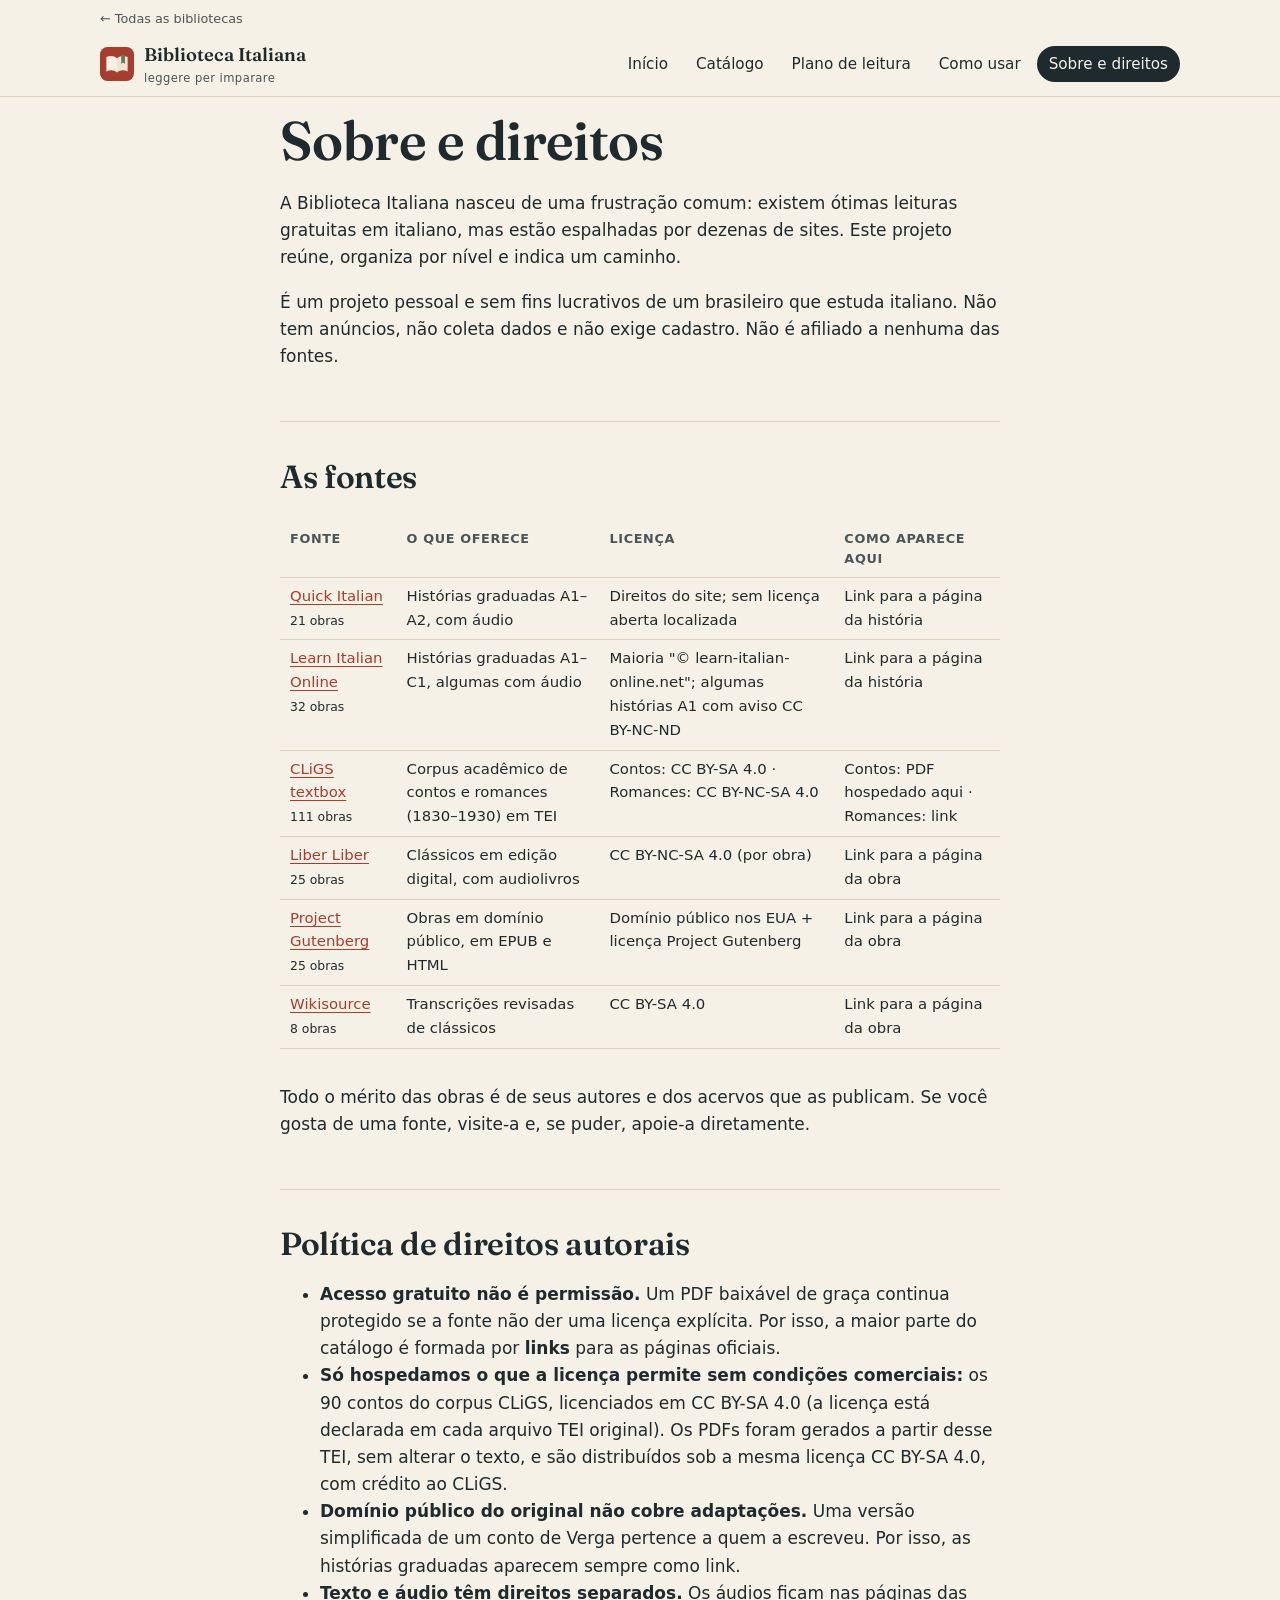
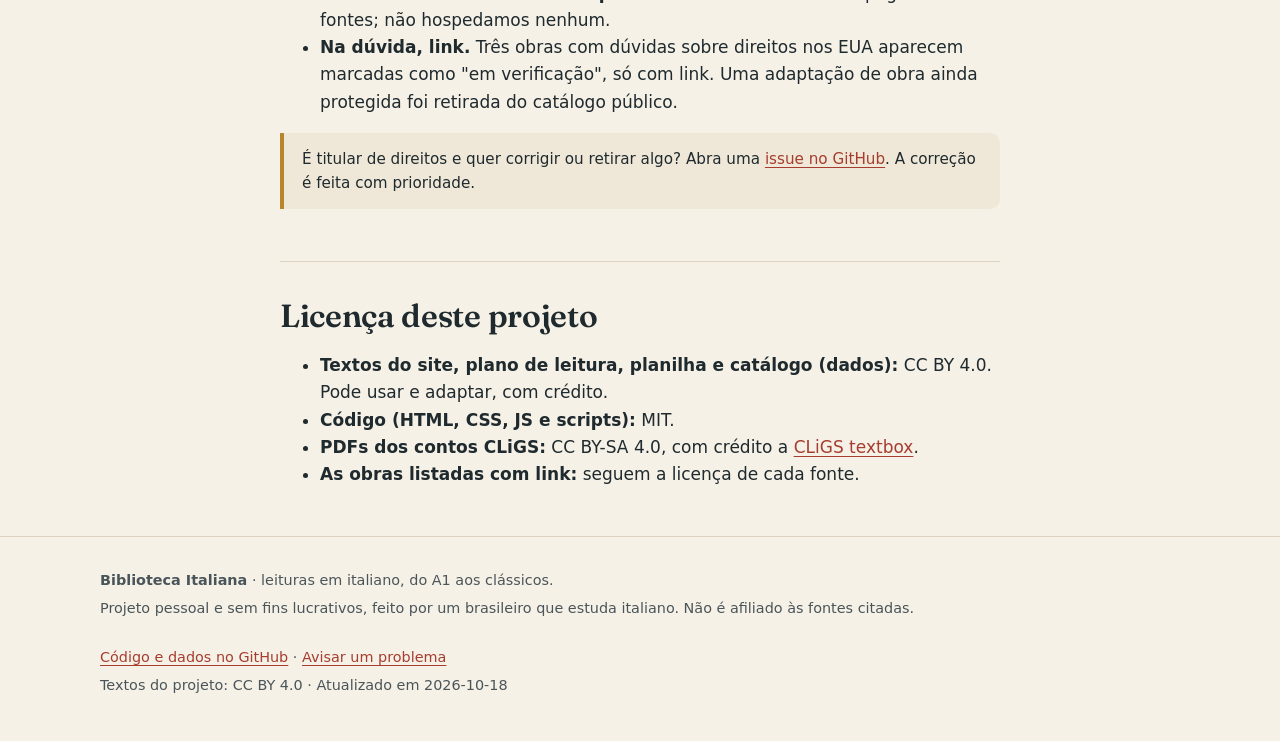
<file: docs/sobre.html>
<!doctype html>
<html lang="pt-BR">
<head>
<meta charset="utf-8">
<meta name="viewport" content="width=device-width, initial-scale=1">
<title>Sobre o projeto e direitos autorais · Biblioteca Italiana</title>
<meta name="description" content="Sobre a Biblioteca Italiana: fontes, licenças e a política de direitos autorais do catálogo de leituras em italiano.">
<link rel="canonical" href="https://oaleffemanuel.github.io/biblioteca-italiana/sobre.html">
<meta property="og:url" content="https://oaleffemanuel.github.io/biblioteca-italiana/sobre.html">
<meta property="og:type" content="website">
<meta property="og:site_name" content="Biblioteca Italiana">
<meta property="og:title" content="Sobre o projeto e direitos autorais · Biblioteca Italiana">
<meta property="og:description" content="Sobre a Biblioteca Italiana: fontes, licenças e a política de direitos autorais do catálogo de leituras em italiano.">
<meta property="og:image" content="https://oaleffemanuel.github.io/biblioteca-italiana/assets/og.png">
<meta property="og:locale" content="pt_BR">
<meta name="twitter:card" content="summary_large_image">
<meta name="theme-color" content="#a63d2f">
<link rel="icon" href="assets/favicon.svg" type="image/svg+xml">
<link rel="preconnect" href="https://fonts.googleapis.com">
<link rel="preconnect" href="https://fonts.gstatic.com" crossorigin>
<link href="https://fonts.googleapis.com/css2?family=Fraunces:ital,opsz,wght@0,9..144,500;0,9..144,600;1,9..144,500;1,9..144,600&display=swap" rel="stylesheet">
<link rel="stylesheet" href="assets/style.css?v=6dc48381">
</head>
<body>
<a class="skip" href="#conteudo">Pular para o conteúdo</a>
<header class="site-header">
<div class="eco"><a href="https://lg.korium.co/">← Todas as bibliotecas</a></div>
<div class="wrap">
<a class="brand" href="./"><img src="assets/favicon.svg" alt="" width="34" height="34"><span>Biblioteca Italiana<small>leggere per imparare</small></span></a>
<button class="nav-toggle" type="button" id="nav-toggle" aria-expanded="false" aria-controls="menu" hidden>Menu</button>
<nav class="nav" id="menu" aria-label="Principal"><a href="./">Início</a><a href="catalogo.html">Catálogo</a><a href="plano.html">Plano de leitura</a><a href="guia.html">Como usar</a><a href="sobre.html" aria-current="page">Sobre e direitos</a></nav>
</div></header>
<main id="conteudo">
<div class="wrap narrow prose">
<h1>Sobre e direitos</h1>
<p class="lead">A Biblioteca Italiana nasceu de uma frustração comum: existem ótimas leituras gratuitas em italiano, mas estão espalhadas por dezenas de sites. Este projeto reúne, organiza por nível e indica um caminho.</p>
<p>É um projeto pessoal e sem fins lucrativos de um brasileiro que estuda italiano. Não tem anúncios, não coleta dados e não exige cadastro. Não é afiliado a nenhuma das fontes.</p>

<h2>As fontes</h2>
<div class="table-scroll"><table><thead><tr><th>Fonte</th><th>O que oferece</th><th>Licença</th><th>Como aparece aqui</th></tr></thead><tbody><tr><td><a href="https://quickitalian.eu">Quick Italian</a><br><small>21 obras</small></td><td>Histórias graduadas A1–A2, com áudio</td><td>Direitos do site; sem licença aberta localizada</td><td>Link para a página da história</td></tr><tr><td><a href="https://learn-italian-online.net">Learn Italian Online</a><br><small>32 obras</small></td><td>Histórias graduadas A1–C1, algumas com áudio</td><td>Maioria "© learn-italian-online.net"; algumas histórias A1 com aviso CC BY-NC-ND</td><td>Link para a página da história</td></tr><tr><td><a href="https://github.com/cligs/textbox">CLiGS textbox</a><br><small>111 obras</small></td><td>Corpus acadêmico de contos e romances (1830–1930) em TEI</td><td>Contos: CC BY-SA 4.0 · Romances: CC BY-NC-SA 4.0</td><td>Contos: PDF hospedado aqui · Romances: link</td></tr><tr><td><a href="https://liberliber.it">Liber Liber</a><br><small>25 obras</small></td><td>Clássicos em edição digital, com audiolivros</td><td>CC BY-NC-SA 4.0 (por obra)</td><td>Link para a página da obra</td></tr><tr><td><a href="https://www.gutenberg.org">Project Gutenberg</a><br><small>25 obras</small></td><td>Obras em domínio público, em EPUB e HTML</td><td>Domínio público nos EUA + licença Project Gutenberg</td><td>Link para a página da obra</td></tr><tr><td><a href="https://it.wikisource.org">Wikisource</a><br><small>8 obras</small></td><td>Transcrições revisadas de clássicos</td><td>CC BY-SA 4.0</td><td>Link para a página da obra</td></tr></tbody></table></div>
<p>Todo o mérito das obras é de seus autores e dos acervos que as publicam. Se você gosta de uma fonte, visite-a e, se puder, apoie-a diretamente.</p>

<h2 id="direitos">Política de direitos autorais</h2>
<ul>
<li><b>Acesso gratuito não é permissão.</b> Um PDF baixável de graça continua protegido se a fonte não der uma licença explícita. Por isso, a maior parte do catálogo é formada por <b>links</b> para as páginas oficiais.</li>
<li><b>Só hospedamos o que a licença permite sem condições comerciais:</b> os 90 contos do corpus CLiGS, licenciados em CC BY-SA 4.0 (a licença está declarada em cada arquivo TEI original). Os PDFs foram gerados a partir desse TEI, sem alterar o texto, e são distribuídos sob a mesma licença CC BY-SA 4.0, com crédito ao CLiGS.</li>
<li><b>Domínio público do original não cobre adaptações.</b> Uma versão simplificada de um conto de Verga pertence a quem a escreveu. Por isso, as histórias graduadas aparecem sempre como link.</li>
<li><b>Texto e áudio têm direitos separados.</b> Os áudios ficam nas páginas das fontes; não hospedamos nenhum.</li>
<li><b>Na dúvida, link.</b> Três obras com dúvidas sobre direitos nos EUA aparecem marcadas como "em verificação", só com link. Uma adaptação de obra ainda protegida foi retirada do catálogo público.</li>
</ul>
<p class="note warn">É titular de direitos e quer corrigir ou retirar algo? Abra uma <a href="https://github.com/oaleffemanuel/biblioteca-italiana/issues">issue no GitHub</a>. A correção é feita com prioridade.</p>

<h2>Licença deste projeto</h2>
<ul>
<li><b>Textos do site, plano de leitura, planilha e catálogo (dados):</b> CC BY 4.0. Pode usar e adaptar, com crédito.</li>
<li><b>Código (HTML, CSS, JS e scripts):</b> MIT.</li>
<li><b>PDFs dos contos CLiGS:</b> CC BY-SA 4.0, com crédito a <a href="https://github.com/cligs/textbox">CLiGS textbox</a>.</li>
<li><b>As obras listadas com link:</b> seguem a licença de cada fonte.</li>
</ul>
</div>
</main>
<footer class="site-footer"><div class="wrap">
<div><p><b>Biblioteca Italiana</b> · leituras em italiano, do A1 aos clássicos.</p>
<p>Projeto pessoal e sem fins lucrativos, feito por um brasileiro que estuda italiano. Não é afiliado às fontes citadas.</p></div>
<div><p><a href="https://github.com/oaleffemanuel/biblioteca-italiana">Código e dados no GitHub</a> · <a href="https://github.com/oaleffemanuel/biblioteca-italiana/issues">Avisar um problema</a></p>
<p>Textos do projeto: CC BY 4.0 · Atualizado em 2026-10-18</p></div>
</div></footer>
<script src="assets/app.js?v=6dc48381" defer></script>
</body>
</html>
</file>
<file: docs/assets/style.css>
/* Biblioteca Italiana — carta, inchiostro e terracotta */
:root {
  --paper: #f6f1e7;
  --paper-2: #efe7d7;
  --card: #fffdf8;
  --ink: #1f2a2e;
  --ink-2: #4a5559;
  --line: #ddd2bd;
  --accent: #a63d2f;
  --accent-ink: #fff;
  --green: #5b7a5e;
  --ochre: #b8862a;
  --t1: #4f8a5b; --t2: #2f8a86; --t3: #2f6f9f; --t4: #5a58a6;
  --t5: #b8862a; --t6: #b5532f; --t7: #8a2f4a;
  --radius: 14px;
  --shadow: 0 1px 2px rgba(31, 42, 46, .06), 0 4px 16px rgba(31, 42, 46, .05);
  --serif: "Fraunces", "Iowan Old Style", Georgia, "Times New Roman", serif;
  --sans: system-ui, -apple-system, "Segoe UI", Roboto, "Helvetica Neue", Arial, sans-serif;
  color-scheme: light;
}
@media (prefers-color-scheme: dark) {
  :root {
    --paper: #171c1e; --paper-2: #1e2528; --card: #222a2d; --ink: #ece6da; --ink-2: #b4ada1;
    --line: #36403f; --accent: #e07a5f; --accent-ink: #1a1a1a; --green: #8fb293;
    --t1: #7cc08a; --t2: #5cc2bd; --t3: #6aa8d8; --t4: #9b98e0; --t5: #e0b45a; --t6: #e88a63; --t7: #d77a96;
    color-scheme: dark;
  }
}
* { box-sizing: border-box; }
[hidden] { display: none !important; }
html { scroll-behavior: smooth; }
body { margin: 0; background: var(--paper); color: var(--ink); font: 17px/1.6 var(--sans); -webkit-font-smoothing: antialiased; }
img, svg { max-width: 100%; }
p, li, td, th, h1, h2, h3 { overflow-wrap: break-word; }
a { color: var(--accent); text-underline-offset: 3px; }
a:hover { text-decoration-thickness: 2px; }
:focus-visible { outline: 3px solid var(--ochre); outline-offset: 2px; border-radius: 6px; }
h1, h2, h3 { font-family: var(--serif); line-height: 1.2; font-weight: 600; letter-spacing: -.01em; }
h1 { font-size: clamp(2.1rem, 5vw, 3.4rem); margin: .2em 0 .3em; }
h2 { font-size: clamp(1.5rem, 3vw, 2rem); margin: 1.6em 0 .5em; }
h3 { font-size: 1.2rem; margin: 0 0 .25em; }
.wrap { max-width: 1120px; margin: 0 auto; padding-inline: 20px; }
.narrow { max-width: 760px; }
.skip { position: absolute; left: -999px; top: 8px; background: var(--ink); color: var(--paper); padding: 8px 14px; border-radius: 8px; z-index: 10; }
.skip:focus { left: 8px; }

/* cabeçalho */
.site-header { border-bottom: 1px solid var(--line); background: color-mix(in srgb, var(--paper) 92%, transparent); position: sticky; top: calc(-1 * var(--eco, 0px)); z-index: 5; backdrop-filter: blur(8px); }
.site-header .wrap { display: flex; align-items: center; gap: 18px; min-height: 64px; flex-wrap: wrap; }
.brand { display: flex; align-items: center; gap: 10px; color: var(--ink); text-decoration: none; font-family: var(--serif); font-weight: 600; font-size: 1.15rem; }
.brand img { width: 34px; height: 34px; }
.brand small { display: block; font-family: var(--sans); font-weight: 400; font-size: .72rem; color: var(--ink-2); letter-spacing: .04em; }
.nav { display: flex; gap: 4px; margin-left: auto; flex-wrap: wrap; }
.nav a { color: var(--ink); text-decoration: none; padding: 6px 12px; border-radius: 999px; font-size: .95rem; }
.nav a:hover { background: var(--paper-2); }
.nav a[aria-current="page"] { background: var(--ink); color: var(--paper); }
.nav-toggle, .filters-toggle { display: none; }
/* ligação com o portal das bibliotecas */
.eco { max-width: 1120px; margin: 0 auto; padding: 6px 20px 0; font-size: .8rem; line-height: 1.4; }
.eco a { display: inline-block; padding: 4px 0; color: var(--ink-2); text-decoration: none; }
.eco a:hover { color: var(--accent); text-decoration: underline; }

/* hero */
.hero { padding: 56px 0 28px; }
.hero .kicker { font-family: var(--serif); font-style: italic; color: var(--accent); font-size: 1.15rem; margin: 0; }
.hero p.lead { font-size: 1.2rem; color: var(--ink-2); max-width: 640px; }
.stats { display: flex; gap: 28px; flex-wrap: wrap; margin: 26px 0 8px; padding: 0; list-style: none; }
.stats li { font-size: .92rem; color: var(--ink-2); }
.stats b { display: block; font-family: var(--serif); font-size: 1.9rem; color: var(--ink); line-height: 1.1; }
.cta { display: flex; gap: 12px; flex-wrap: wrap; margin-top: 22px; }
.btn { display: inline-flex; align-items: center; gap: 8px; padding: 10px 18px; border-radius: 999px; border: 1px solid var(--ink); background: var(--ink); color: var(--paper); text-decoration: none; font: 600 .95rem var(--sans); cursor: pointer; }
.btn:hover { filter: brightness(1.15); }
.btn.ghost { background: transparent; color: var(--ink); }
.btn.accent { background: var(--accent); border-color: var(--accent); color: var(--accent-ink); }
.btn.small { padding: 6px 12px; font-size: .85rem; }

/* tappe (o percurso) */
.tappe { display: grid; grid-template-columns: repeat(auto-fill, minmax(min(240px, 100%), 1fr)); gap: 14px; margin: 18px 0; }
.tappa { position: relative; display: block; padding: 18px 18px 16px 22px; background: var(--card); border: 1px solid var(--line); border-radius: var(--radius); text-decoration: none; color: var(--ink); box-shadow: var(--shadow); overflow: hidden; transition: transform .15s; }
.tappa::before { content: ""; position: absolute; left: 0; top: 0; bottom: 0; width: 6px; background: var(--c); }
.tappa:hover { transform: translateY(-2px); }
.tappa .num { font: 600 .78rem var(--sans); letter-spacing: .08em; text-transform: uppercase; color: var(--c); }
.tappa h3 { font-size: 1.25rem; margin: 2px 0 2px; font-style: italic; }
.tappa .lvl { font-size: .88rem; font-weight: 600; }
.tappa p { margin: .4em 0 0; font-size: .93rem; color: var(--ink-2); }
.tappa .count { margin-top: 10px; font-size: .85rem; color: var(--ink-2); }
.c1 { --c: var(--t1); } .c2 { --c: var(--t2); } .c3 { --c: var(--t3); } .c4 { --c: var(--t4); }
.c5 { --c: var(--t5); } .c6 { --c: var(--t6); } .c7 { --c: var(--t7); }

.steps { display: grid; grid-template-columns: repeat(auto-fit, minmax(min(220px, 100%), 1fr)); gap: 18px; counter-reset: s; padding: 0; list-style: none; }
.steps li { background: var(--paper-2); border-radius: var(--radius); padding: 18px; }
.steps li::before { counter-increment: s; content: counter(s); display: inline-grid; place-items: center; width: 30px; height: 30px; border-radius: 50%; background: var(--accent); color: var(--accent-ink); font-weight: 700; margin-bottom: 8px; }
.downloads { display: grid; grid-template-columns: repeat(auto-fit, minmax(min(280px, 100%), 1fr)); gap: 16px; }
.dl { background: var(--card); border: 1px solid var(--line); border-radius: var(--radius); padding: 20px; box-shadow: var(--shadow); }
.dl h3 { margin-bottom: .3em; }
.dl p { margin: 0 0 14px; color: var(--ink-2); font-size: .95rem; }
.note { background: var(--paper-2); border-left: 4px solid var(--green); padding: 14px 18px; border-radius: 0 10px 10px 0; font-size: .95rem; }
.note.warn { border-color: var(--ochre); }

/* catálogo */
.filters { position: sticky; top: var(--topo, 64px); z-index: 4; background: var(--paper); padding: 14px 0 10px; border-bottom: 1px solid var(--line); }
.search { display: flex; gap: 10px; flex-wrap: wrap; align-items: center; }
.search input[type=search] { flex: 1 1 260px; padding: 11px 16px; border-radius: 999px; border: 1px solid var(--line); background: var(--card); color: var(--ink); font: inherit; }
.search select { padding: 10px 12px; border-radius: 999px; border: 1px solid var(--line); background: var(--card); color: var(--ink); font: inherit; font-size: .92rem; }
.chips { display: flex; gap: 6px; flex-wrap: wrap; margin-top: 10px; }
.chip-btn { border: 1px solid var(--line); background: var(--card); color: var(--ink); padding: 5px 12px; border-radius: 999px; font: 500 .86rem var(--sans); cursor: pointer; }
.chip-btn[aria-pressed="true"] { background: var(--c, var(--ink)); border-color: var(--c, var(--ink)); color: var(--paper); }
.toggles { display: flex; gap: 16px; flex-wrap: wrap; margin-top: 8px; font-size: .9rem; color: var(--ink-2); align-items: center; }
.toggles label { display: inline-flex; gap: 6px; align-items: center; cursor: pointer; }
.result-bar { display: flex; justify-content: space-between; align-items: center; gap: 12px; flex-wrap: wrap; margin: 14px 0; color: var(--ink-2); font-size: .92rem; }
.grid { display: grid; grid-template-columns: repeat(auto-fill, minmax(min(300px, 100%), 1fr)); gap: 14px; padding-bottom: 40px; }
.obra { background: var(--card); border: 1px solid var(--line); border-radius: var(--radius); padding: 16px 16px 14px; display: flex; flex-direction: column; gap: 6px; box-shadow: var(--shadow); }
.obra.flash { outline: 3px solid var(--ochre); }
.obra .top { display: flex; gap: 6px; flex-wrap: wrap; align-items: center; }
.tag { display: inline-flex; align-items: center; gap: 4px; font-size: .76rem; font-weight: 600; padding: 2px 9px; border-radius: 999px; background: var(--paper-2); color: var(--ink-2); }
.tag.t { background: var(--c); color: var(--paper); }
.tag.audio { color: var(--green); }
.tag.dl-tag { color: var(--accent); }
.obra h3 { margin-top: 2px; }
.obra .autor { margin: 0; color: var(--ink-2); font-size: .93rem; }
.obra .meta { margin: 0; font-size: .85rem; color: var(--ink-2); }
.obra .acts { display: flex; gap: 8px; flex-wrap: wrap; margin-top: auto; padding-top: 8px; align-items: center; }
.mark { border: 1px solid var(--line); background: transparent; color: var(--ink-2); border-radius: 999px; padding: 5px 10px; font: 500 .82rem var(--sans); cursor: pointer; }
.mark[aria-pressed="true"] { background: var(--green); border-color: var(--green); color: var(--paper); }
.mark.want[aria-pressed="true"] { background: var(--ochre); border-color: var(--ochre); }
.empty { text-align: center; padding: 40px; color: var(--ink-2); }
.verify { font-size: .8rem; color: var(--ochre); margin: 0; }

/* plano / texto longo */
.prose h2 { border-top: 1px solid var(--line); padding-top: 1.1em; }
.prose table { width: 100%; border-collapse: collapse; font-size: .93rem; margin: 10px 0 18px; }
.prose th, .prose td { text-align: left; padding: 7px 10px; border-bottom: 1px solid var(--line); vertical-align: top; }
.prose th { font-size: .8rem; text-transform: uppercase; letter-spacing: .05em; color: var(--ink-2); }
.table-scroll { overflow-x: auto; }
.tappa-head { display: flex; align-items: baseline; gap: 12px; flex-wrap: wrap; }
.tappa-head .tag { font-size: .85rem; }
.box { background: var(--card); border: 1px solid var(--line); border-radius: var(--radius); padding: 16px 20px; margin: 14px 0; }
.two { display: grid; grid-template-columns: repeat(auto-fit, minmax(min(260px, 100%), 1fr)); gap: 14px; }
details { background: var(--card); border: 1px solid var(--line); border-radius: 10px; padding: 12px 16px; margin: 8px 0; }
summary { cursor: pointer; font-weight: 600; }

footer.site-footer { border-top: 1px solid var(--line); margin-top: 48px; padding: 28px 0 40px; color: var(--ink-2); font-size: .9rem; }
footer .wrap { display: flex; justify-content: space-between; gap: 18px; flex-wrap: wrap; }
footer p { margin: .3em 0; }

/* telas baixas (celular deitado): cabeçalho e filtros fixos cobririam toda a tela */
@media (max-height: 600px) { .site-header, .filters { position: static; } }

/* toque: sem efeito de hover preso e sem animação de elevação */
@media (hover: none) { .tappa:hover { transform: none; } }

/* telas estreitas: menu em lista, filtros fora do fluxo fixo, alvos de toque de 40 px ou mais */
@media (max-width: 640px) {
  body { font-size: 16px; }
  .wrap { padding-inline: 16px; }
  .eco { padding: 4px 16px 0; }
  .eco a { padding: 8px 0 2px; }
  .site-header { position: static; backdrop-filter: none; }
  .site-header .wrap { gap: 10px; min-height: 60px; }
  .brand { flex: 1; min-width: 0; font-size: 1.05rem; }
  .nav-toggle { display: inline-flex; align-items: center; justify-content: center; min-height: 44px; min-width: 44px; padding: 0 14px; border: 1px solid var(--line); border-radius: var(--radius); background: var(--card); color: var(--ink); font: 600 .95rem var(--sans); cursor: pointer; }
  .nav-toggle[aria-expanded="true"] { background: var(--ink); color: var(--paper); border-color: var(--ink); }
  .nav { width: 100%; margin: 0 0 10px; flex-direction: column; gap: 0; border: 1px solid var(--line); border-radius: var(--radius); background: var(--card); overflow: hidden; }
  .nav.closed { display: none; }
  .nav a { display: block; padding: 13px 16px; min-height: 48px; border-radius: 0; border-top: 1px solid var(--line); font-size: 1rem; }
  .nav a:first-child { border-top: 0; }
  .nav a:hover { background: var(--paper-2); }
  .nav a[aria-current="page"] { background: var(--paper-2); color: var(--ink); font-weight: 600; box-shadow: inset 4px 0 var(--accent); }
  .hero { padding-top: 32px; }
  .stats { gap: 18px 24px; }
  .btn { min-height: 44px; }
  .btn.small, .mark { min-height: 40px; padding: 8px 14px; }
  .filters { position: static; padding: 12px 0 10px; }
  .search input[type=search] { flex: 1 1 100%; min-height: 44px; }
  .search select { flex: 1 1 40%; min-height: 44px; }
  .filters-toggle { display: inline-flex; align-items: center; justify-content: center; width: 100%; min-height: 44px; margin-top: 10px; padding: 0 14px; border: 1px solid var(--line); border-radius: 999px; background: var(--card); color: var(--ink); font: 600 .92rem var(--sans); cursor: pointer; }
  .filters-toggle[aria-expanded="true"] { background: var(--paper-2); }
  .filters-more.closed { display: none; }
  .chip-btn { min-height: 40px; padding: 8px 14px; }
  .toggles { gap: 8px 16px; }
  .toggles label { min-height: 40px; }
  .toggles input[type=checkbox] { width: 20px; height: 20px; margin: 0; }
  .result-bar { align-items: flex-start; }
  .result-bar > span:last-child { display: flex; gap: 8px; flex-wrap: wrap; }
  .obra .acts { gap: 8px; }
}
@media (prefers-reduced-motion: reduce) { * { transition: none !important; scroll-behavior: auto !important; } }
</file>
